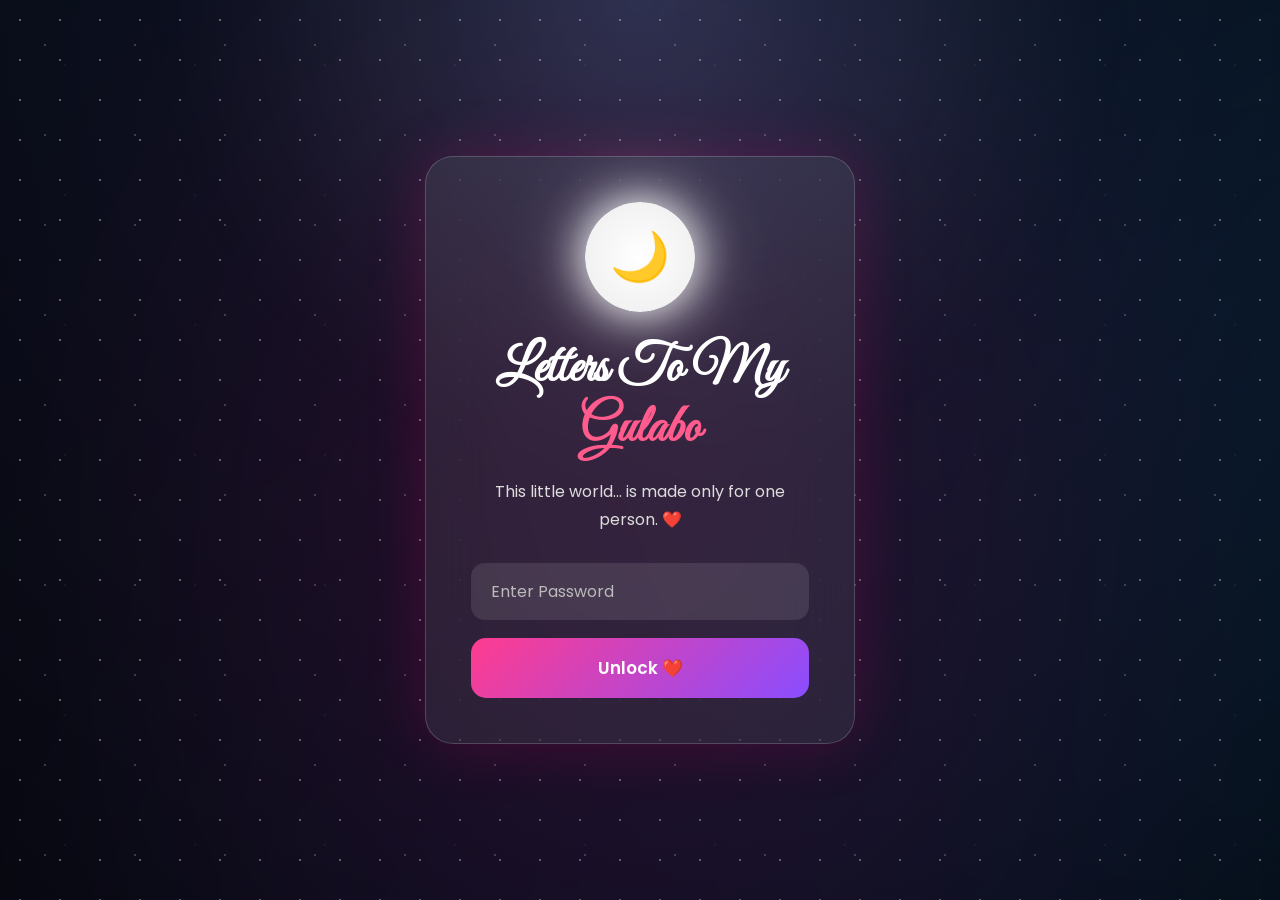
<file: index.html>
<!DOCTYPE html>
<html lang="en">

<head>

<meta charset="UTF-8">

<meta name="viewport"
content="width=device-width, initial-scale=1.0">

<title>Letters To My Gulabo ❤️</title>

<meta name="theme-color" content="#05070d">

<!--=========================
GOOGLE FONTS
==========================-->

<link rel="preconnect"
href="https://fonts.googleapis.com">

<link rel="preconnect"
href="https://fonts.gstatic.com"
crossorigin>

<link href="https://fonts.googleapis.com/css2?family=Great+Vibes&family=Poppins:wght@300;400;500;600;700&display=swap"
rel="stylesheet">

<!--=========================
ICONS
==========================-->

<link rel="stylesheet"
href="https://cdnjs.cloudflare.com/ajax/libs/font-awesome/6.6.0/css/all.min.css">

<!--=========================
MAIN CSS
==========================-->

<link rel="stylesheet"
href="style.css">

<link rel="icon" type="image/png" href="favicon.png">

</head>

<body>

<!--==========================================
BACKGROUND
===========================================-->

<div id="background">

<div class="stars"></div>

<div class="twinkling"></div>

<div class="aurora"></div>

</div>

<!--==========================================
PASSWORD PAGE
===========================================-->

<section id="lockScreen">

<div class="glass-box">

<div class="moon">

🌙

</div>

<h1>

Letters To My

<span>

Gulabo

</span>

</h1>

<p>

This little world...

is made only for one person.

❤️

</p>

<input

type="password"

id="password"

placeholder="Enter Password">

<button id="unlockBtn">

Unlock ❤️

</button>

<p id="wrongPassword">

Wrong Password

</p>

</div>

</section>

<!--==========================================
NETFLIX INTRO
===========================================-->

<section id="intro">

<div class="intro-text">

Letters To My Gulabo

</div>

</section>

<!--==========================================
LOADER
===========================================-->

<div id="loader">

<div class="loader-heart">

❤️

</div>

<p>

Loading Beautiful Memories...

</p>

</div>

<!--==========================================
SCRIPTS
===========================================-->

<!--==========================================
PHASE 2A
MOON WORLD
===========================================-->

<section id="moonWorld">

    <!-- Sky Layer -->

    <div id="moonSky"></div>

    <!-- Clouds -->

    <div id="cloudLayer">

        <div class="cloud cloud1"></div>

        <div class="cloud cloud2"></div>

        <div class="cloud cloud3"></div>

    </div>

    <!-- Fireflies -->

    <div id="fireflies"></div>

    <!-- Shooting Stars -->

    <div id="shootingStars"></div>

    <!-- Petals -->

    <div id="petals"></div>

    <!-- Roses -->

    <div id="roses"></div>

    <!-- Moon -->

    <div class="moon-wrapper">

        <div class="realMoon">

            <div class="moonGlow"></div>

            <div class="crater crater1"></div>

            <div class="crater crater2"></div>

            <div class="crater crater3"></div>

            <div class="crater crater4"></div>

        </div>

    </div>

    <!-- Content -->

    <div class="moonContent">

        <h1>

            Welcome To My Little World ❤️

        </h1>

        <p>

            The Moon has been waiting for you...

        </p>

        <button id="touchMoon">

            🌙 Touch The Moon

        </button>

    </div>

</section>

<!--==========================================
PHASE 3
3D ENVELOPE
===========================================-->

<section id="envelopeScene">

    <div class="envelope-wrapper">

        <div class="envelope">

            <!-- Back -->

            <div class="envelope-back"></div>

            <!-- Letter -->

            <div class="letter-paper">

               <div class="letter-content">

   <h2>Dear Gulabo ❤️</h2>

<div class="letter-body">

    <p id="typeLetter"></p>

</div>

<button id="continueBtn">
    Continue ❤️
</button>

</div>

            </div>

            <!-- Left -->

            <div class="fold fold-left"></div>

            <!-- Right -->

            <div class="fold fold-right"></div>

            <!-- Bottom -->

            <div class="fold fold-bottom"></div>

            <!-- Top -->

            <div class="top-flap"></div>

        </div>

    </div>

</section>

<script src="https://cdn.jsdelivr.net/npm/gsap@3.13.0/dist/gsap.min.js"></script>

<script src="script.js"></script>

<div id="pageFade"></div>

</body>

</html>
</file>
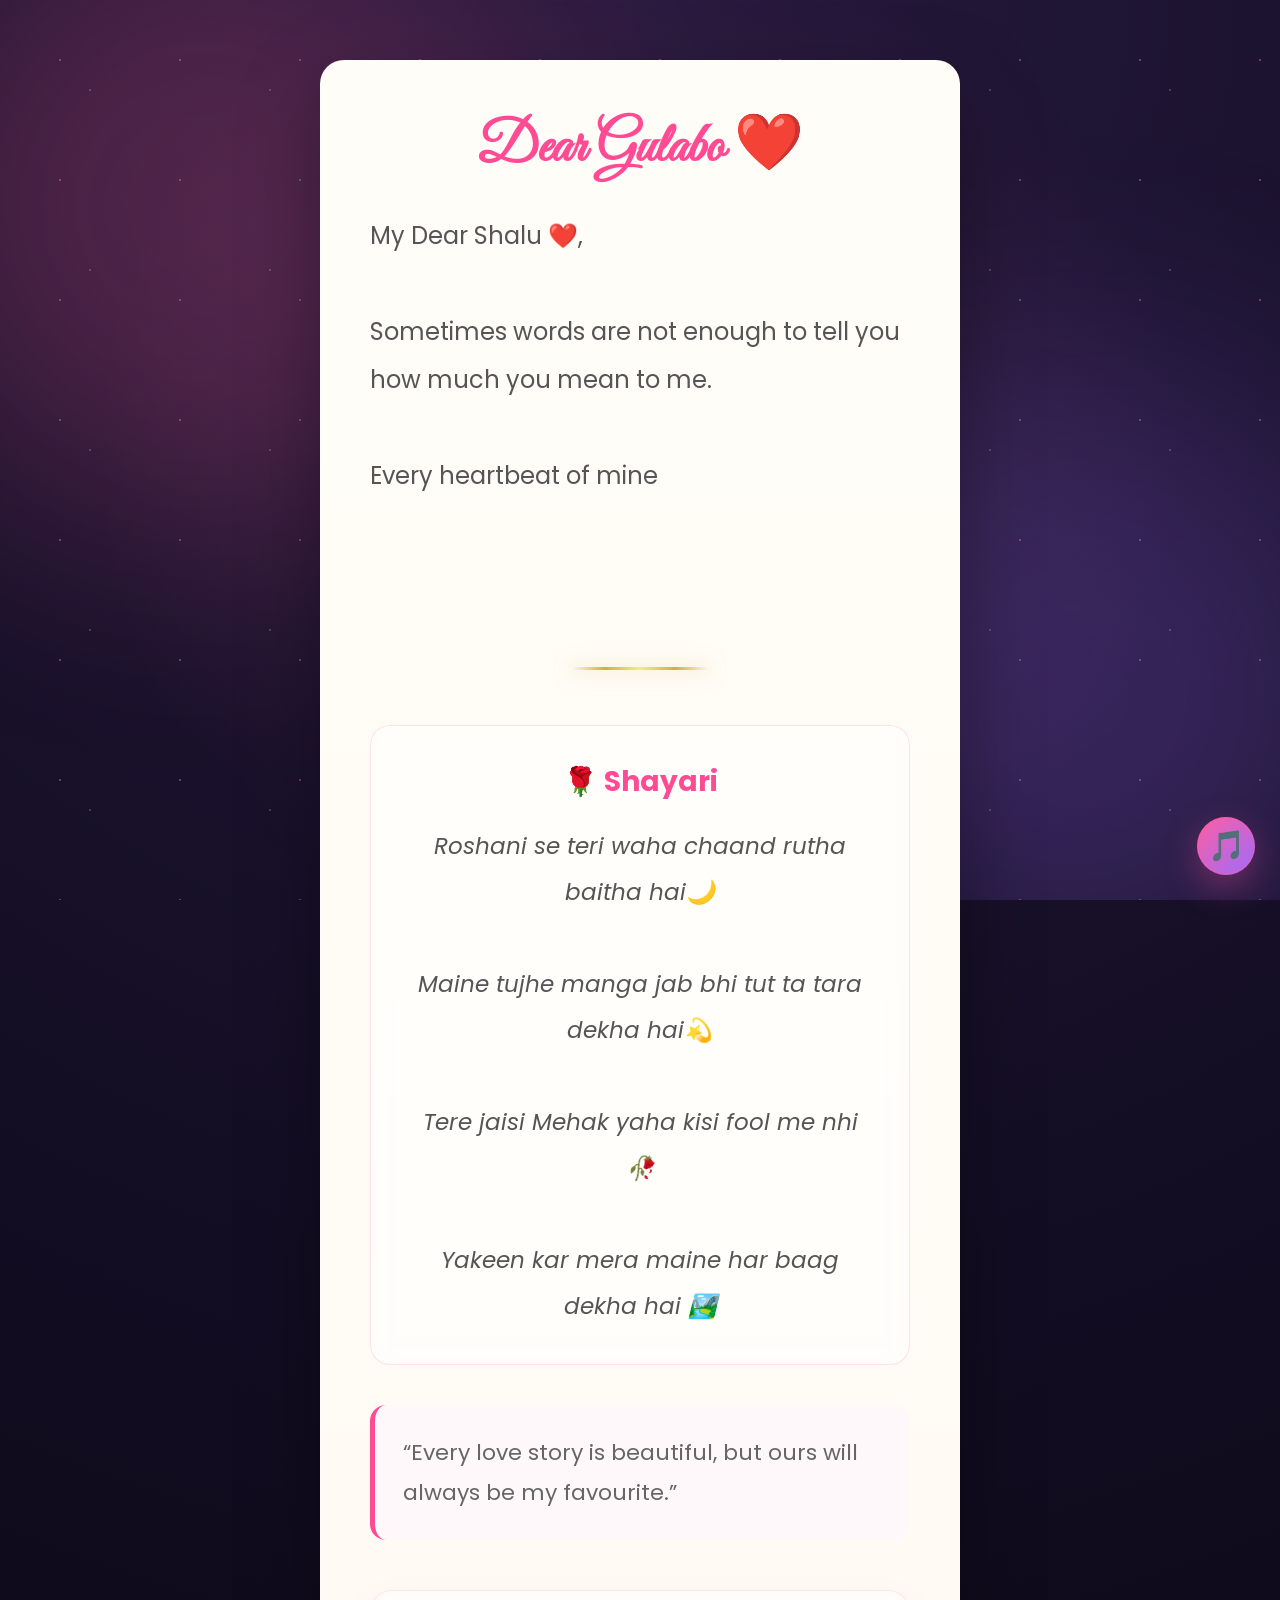
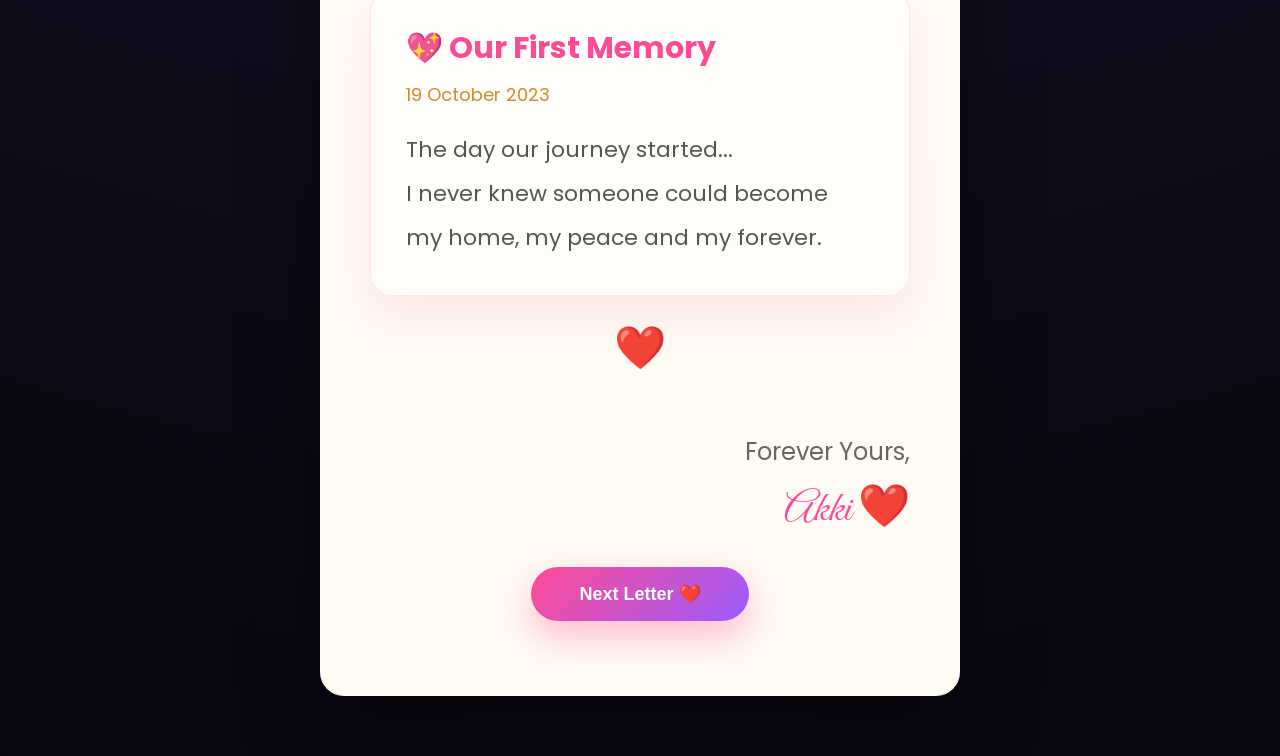
<file: letter1.html>
<!DOCTYPE html>
<html lang="en">

<head>

    <meta charset="UTF-8">
    <meta name="viewport"
          content="width=device-width, initial-scale=1.0">

    <title>Letter 1 ❤️</title>

    <link rel="stylesheet" href="letter.css">

    <link rel="icon" type="image/png" href="favicon.png">

</head>

<body class="letter-page">

    <div id="pageTransition"></div>

    <div class="ambient-glow"></div>

    <div id="roseContainer"></div>

<div class="candle-light"></div>

<div class="particles"></div>

<div class="particles particles2"></div>

<div class="letter-wrapper">

    <div class="paper reveal">

        <div class="paper-header">

            <h1>Dear Gulabo ❤️</h1>

        </div>

        <div class="paper-body">

            <p id="letterText"></p>

            <div class="gold-divider"></div>

            <div class="shayari-box">

    <h3>🌹 Shayari</h3>

    <p id="shayariText"></p>

</div>

<div class="love-quote">

    “Every love story is beautiful,
    but ours will always be my favourite.”

</div>

<div class="memory-card reveal">

    <div class="memory-title">

        💖 Our First Memory

    </div>

    <div class="memory-date">

        19 October 2023

    </div>

    <p>

        The day our journey started...
        I never knew someone could become
        my home, my peace and my forever.

    </p>

</div>

            <div class="signature-heart">❤️</div>

            <div class="signature">

Forever Yours,

<span>Akki ❤️</span>

</div>

            <button id="nextLetterBtn">
    Next Letter ❤️
</button>

        </div>

    </div>

</div>

<div id="floatingHearts"></div>

<audio id="bgMusic" loop>
    <source src="music/bg.mp3" type="audio/mpeg">
</audio>

<audio id="paperSound" preload="auto">
    <source src="sounds/paper-open.mp3" type="audio/mpeg">
</audio>

<audio id="clickSound" preload="auto">
    <source src="sounds/click copy.mp3" type="audio/mpeg">
</audio>

<div id="musicBtn" class="music-player">

    <span class="music-ring"></span>

    <span class="wave wave1"></span>

    <span class="wave wave2"></span>

    <span class="wave wave3"></span>

    <div class="music-disc">
        🎵
    </div>

</div>

<script src="letter.js"></script>
<script src="music/music.js"></script>

</body>

</html>
</file>
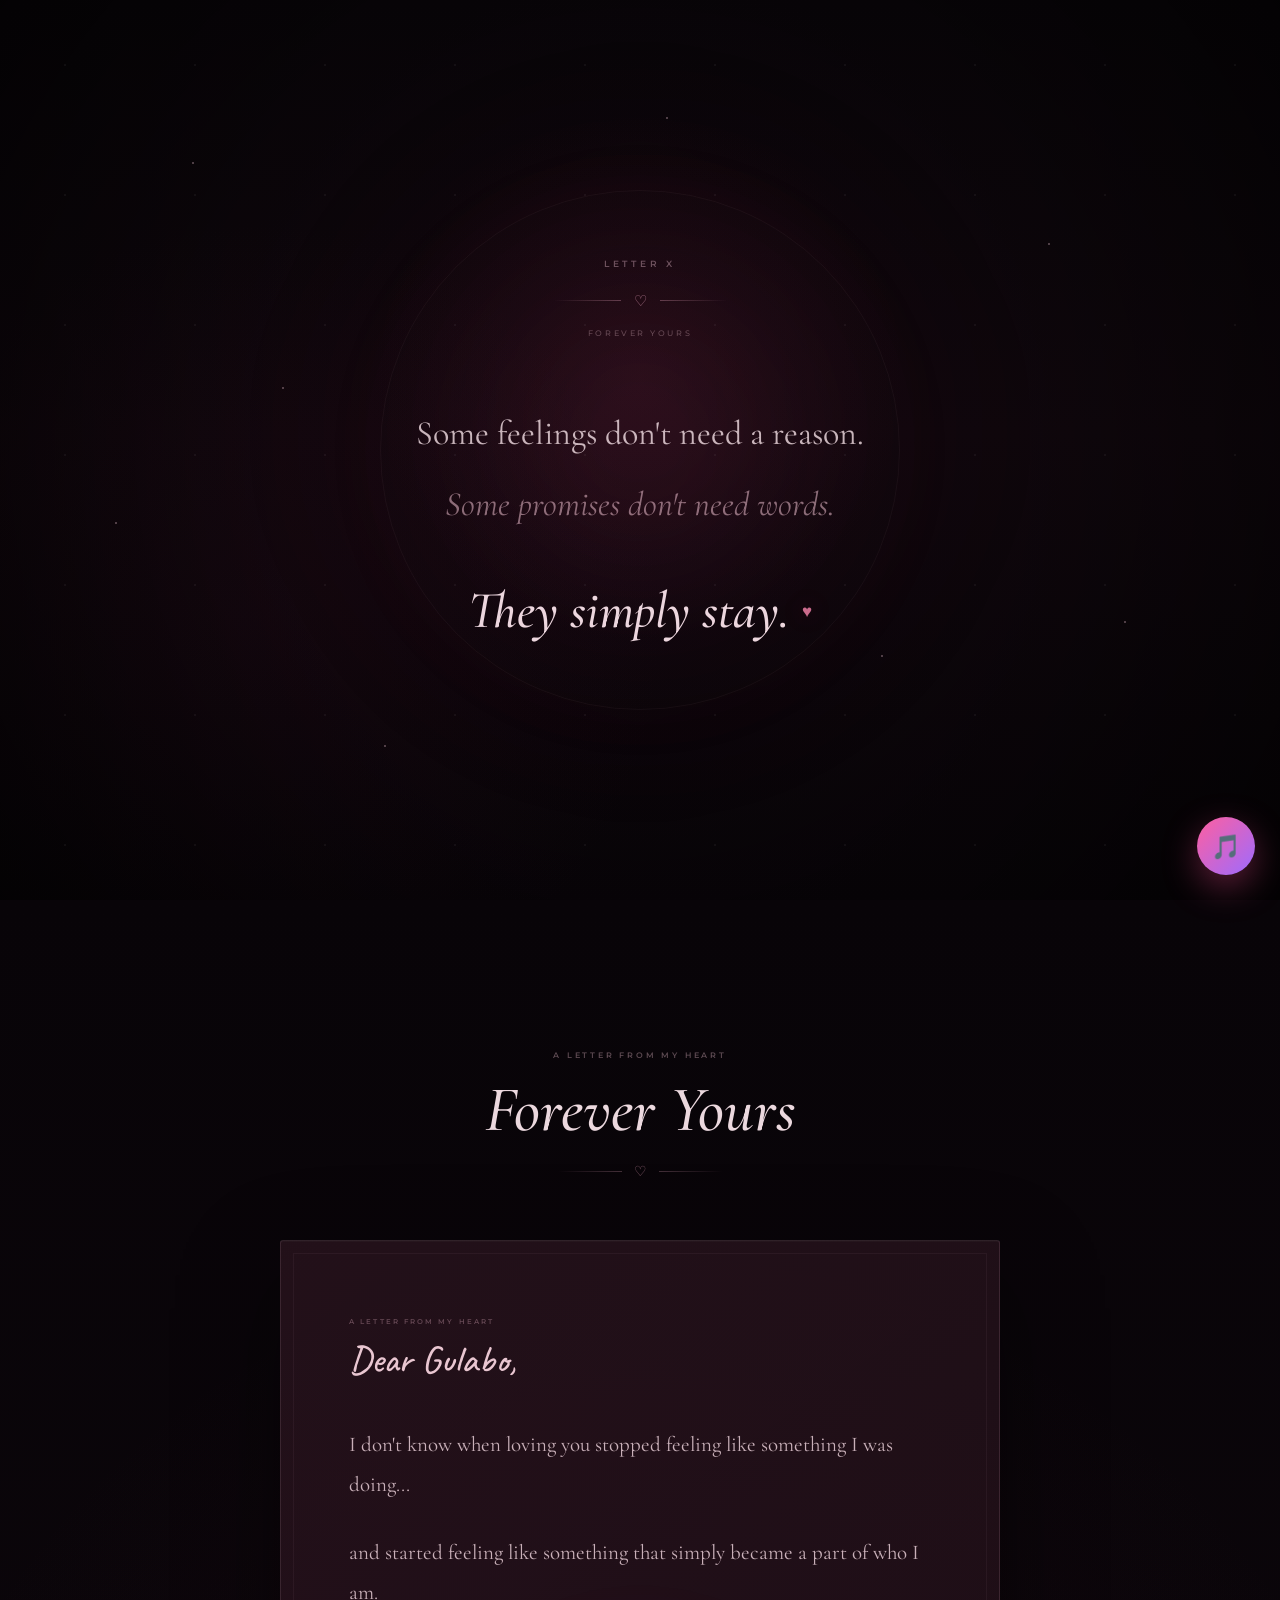
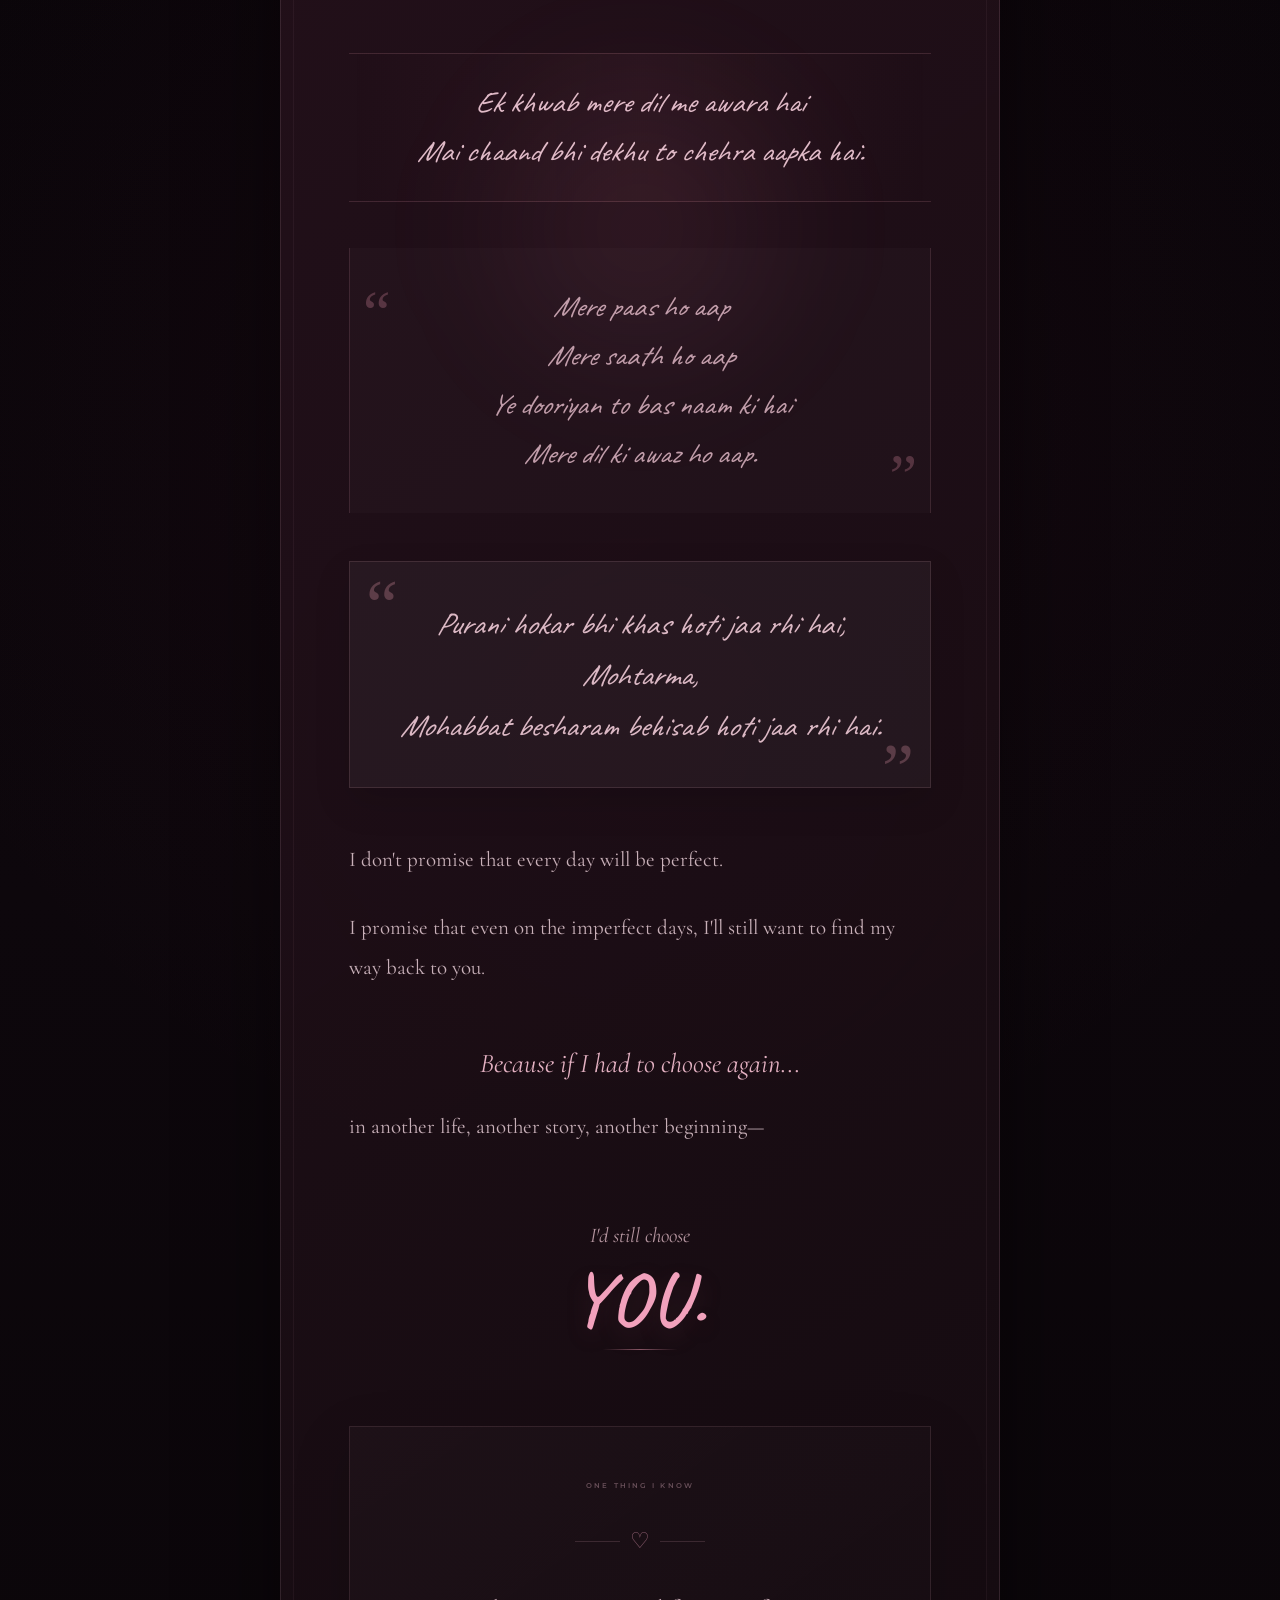
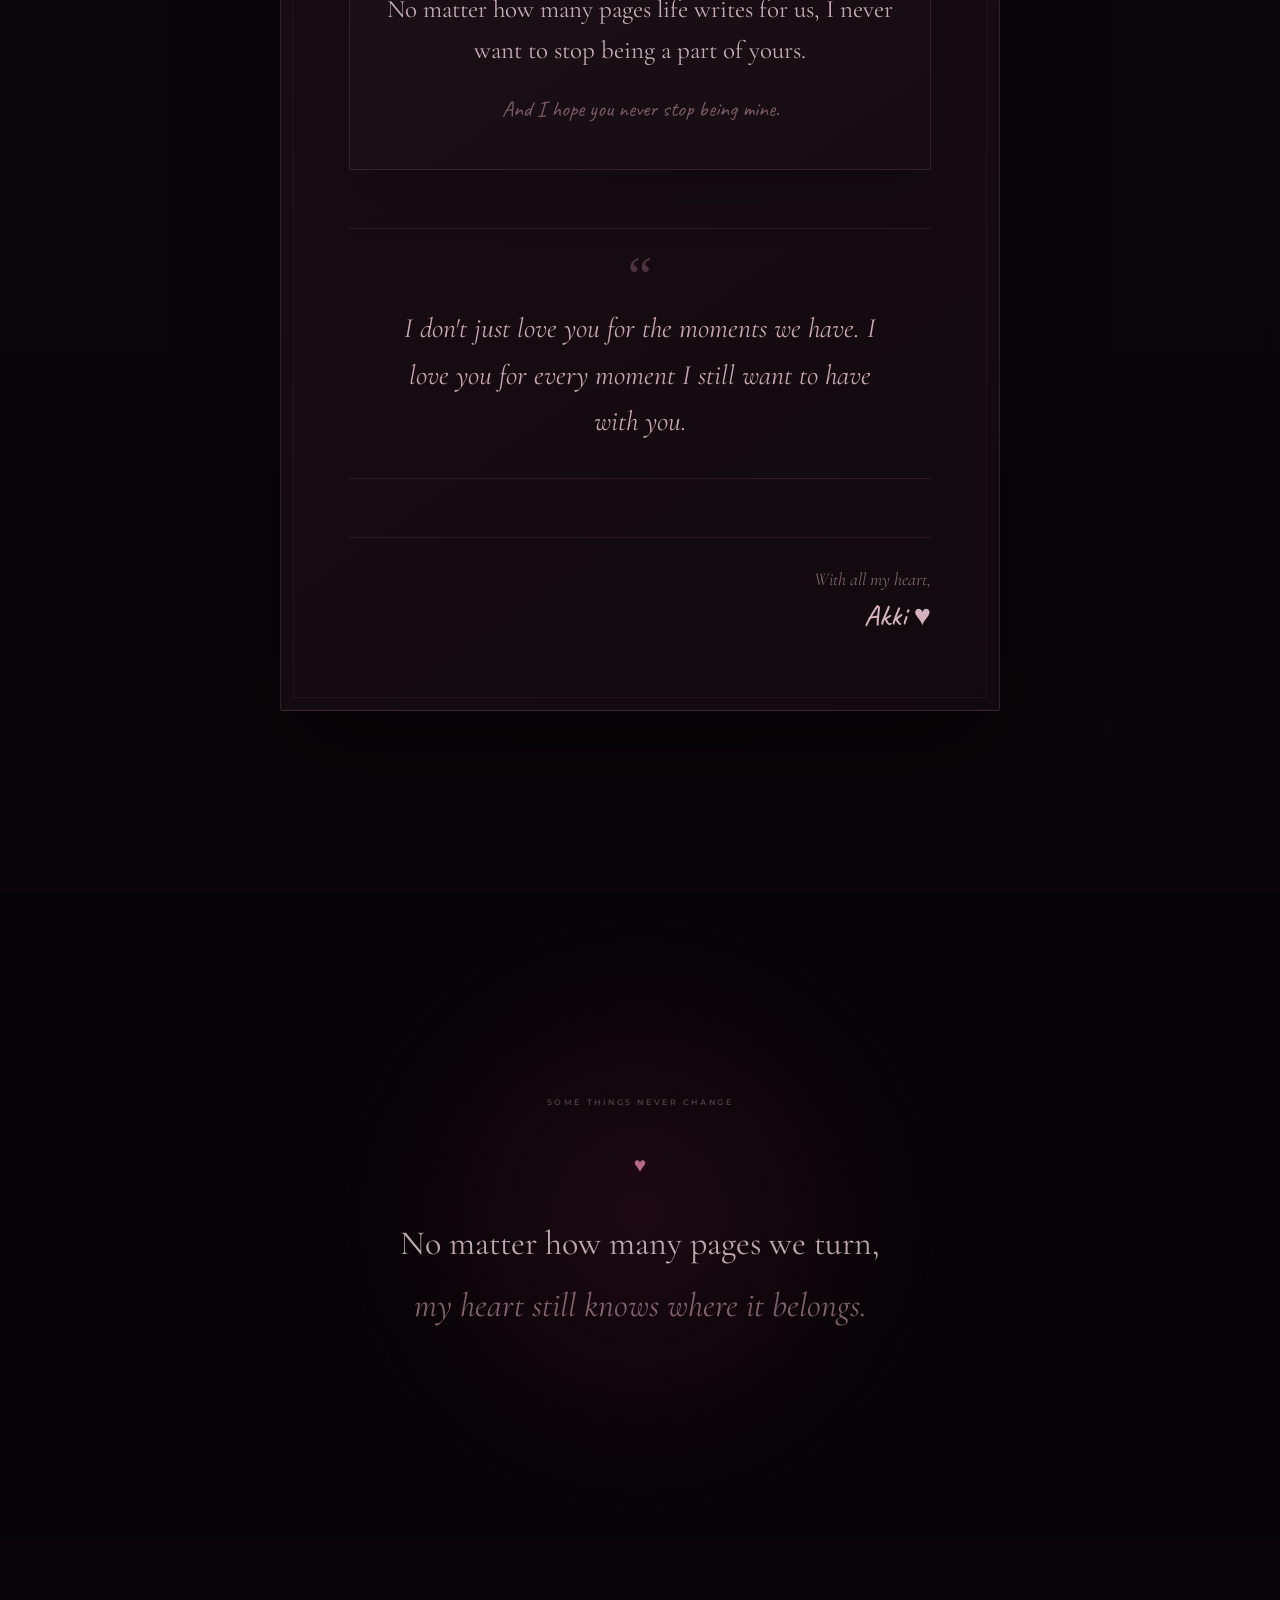
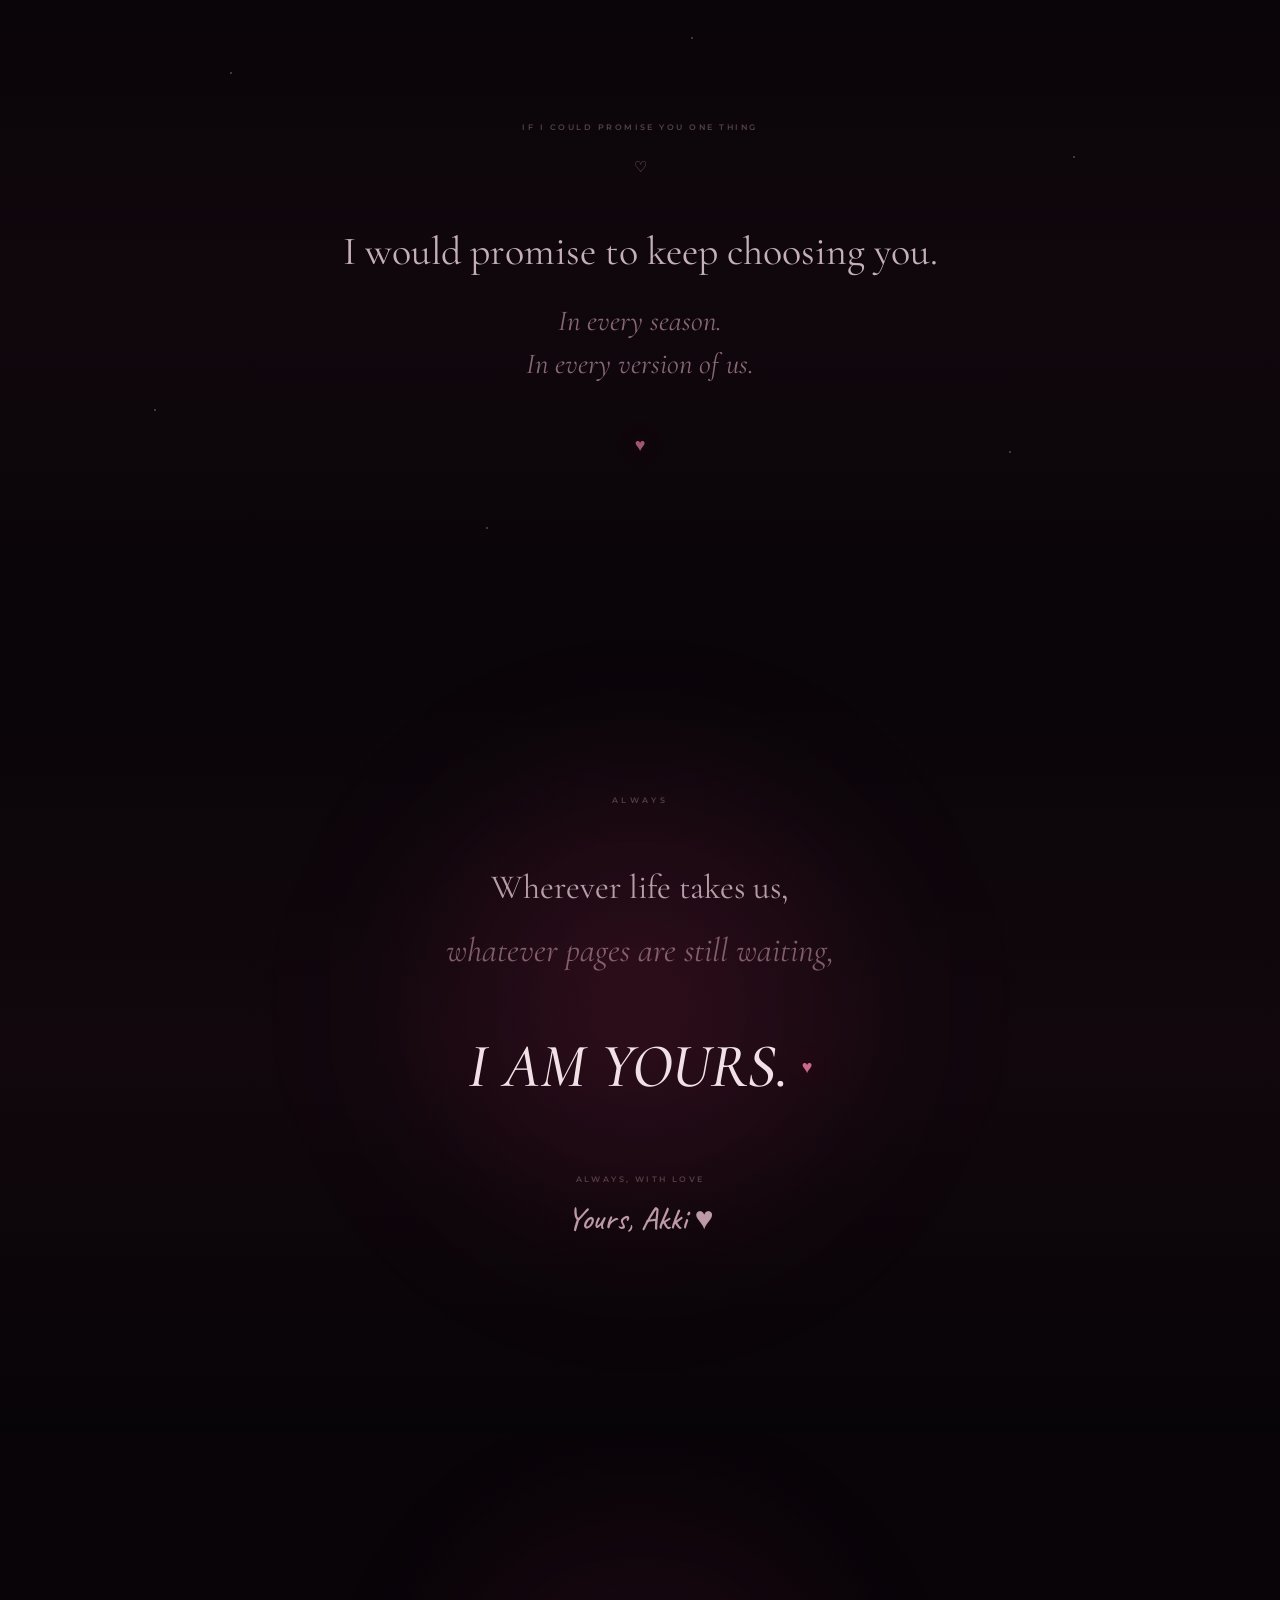
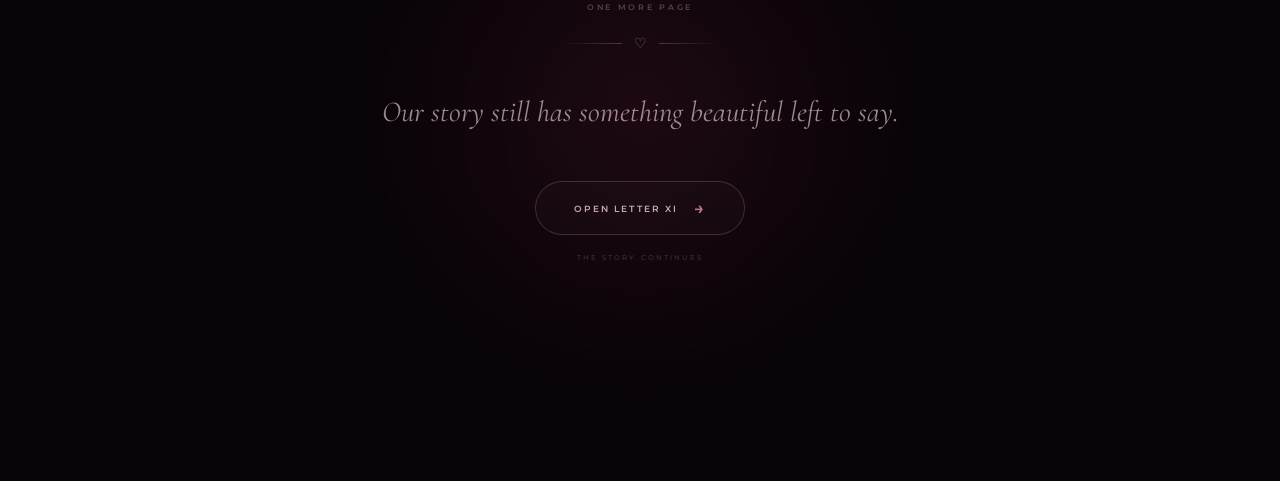
<file: letter10.html>
<!DOCTYPE html>
<html lang="en">

<head>

    <meta charset="UTF-8">

    <meta
        name="viewport"
        content="width=device-width, initial-scale=1.0"
    >

    <meta
        name="theme-color"
        content="#080509"
    >

    <title>Letter X — Forever Yours ❤️</title>

    <!-- =====================================================
         FONTS
    ====================================================== -->

    <link
    rel="icon"
    href="data:image/svg+xml,<svg xmlns=%22http://www.w3.org/2000/svg%22 viewBox=%220 0 100 100%22><text y=%22.9em%22 font-size=%2290%22>♾️</text></svg>">


    <link rel="preconnect" href="https://fonts.googleapis.com">

    <link
        rel="preconnect"
        href="https://fonts.gstatic.com"
        crossorigin
    >

    <link
        href="https://fonts.googleapis.com/css2?family=Caveat:wght@400;500;600;700&family=Cormorant+Garamond:ital,wght@0,400;0,500;0,600;1,400;1,500;1,600&family=Montserrat:wght@300;400;500;600&display=swap"
        rel="stylesheet"
    >

    <!-- =====================================================
         GLOBAL CSS
    ====================================================== -->

    <link
        rel="stylesheet"
        href="style.css"
    >

    <link
        rel="stylesheet"
        href="letter.css"
    >

    <link
        rel="stylesheet"
        href="letter10.css"
    >

</head>


<body class="letter10-page">


<main id="letter10Main">


    <!-- =====================================================
         HERO
    ====================================================== -->

    <section
        class="l10-hero"
        id="letter10Hero"
    >

        <div
            class="l10-hero-glow"
            aria-hidden="true"
        ></div>

        <div
            class="l10-hero-orbit"
            aria-hidden="true"
        ></div>


        <div
            class="l10-hero-particles"
            aria-hidden="true"
        >

            <span></span>
            <span></span>
            <span></span>
            <span></span>
            <span></span>
            <span></span>
            <span></span>
            <span></span>

        </div>


        <div class="l10-hero-content">


            <div class="l10-identity">

                <span class="l10-number">
                    LETTER X
                </span>

                <div class="l10-divider">

                    <span></span>

                    <i aria-hidden="true">♡</i>

                    <span></span>

                </div>

                <span class="l10-kicker">
                    FOREVER YOURS
                </span>

            </div>


            <div class="l10-opening">

                <p class="l10-opening-line l10-opening-line-one">
                    Some feelings don't need a reason.
                </p>

                <p class="l10-opening-line l10-opening-line-two">
                    Some promises don't need words.
                </p>


                <div class="l10-opening-truth">

                    <span>
                        They simply stay.
                    </span>

                    <i aria-hidden="true">
                        ♥
                    </i>

                </div>

            </div>

        </div>

    </section>



    <!-- =====================================================
         MAIN LETTER
    ====================================================== -->

    <section
        class="l10-letter-section"
        id="foreverYoursLetter"
    >

        <div
            class="l10-letter-glow"
            aria-hidden="true"
        ></div>


        <div class="l10-letter-container">


            <div class="l10-letter-heading">

                <span class="l10-letter-label">
                    A LETTER FROM MY HEART
                </span>

                <h1>
                    Forever Yours
                </h1>


                <div class="l10-letter-heading-line">

                    <span></span>

                    <i aria-hidden="true">♡</i>

                    <span></span>

                </div>

            </div>



            <article
                class="l10-letter-paper"
                id="letter10Paper"
            >

                <div
                    class="l10-paper-light"
                    aria-hidden="true"
                ></div>


                <div class="l10-paper-content">


                    <!-- Greeting -->

                    <div class="l10-letter-greeting">

                        <span>
                            A LETTER FROM MY HEART
                        </span>

                        <strong>
                            Dear Gulabo,
                        </strong>

                    </div>



                    <!-- Main Letter -->

                    <div class="l10-letter-body">


                        <p>
                            I don't know when loving you stopped
                            feeling like something I was doing...
                        </p>


                        <p>
                            and started feeling like something
                            that simply became a part of who I am.
                        </p>


                        <!-- Hindi -->

                        <p class="l10-letter-hindi">

                            Ek khwab mere dil me awara hai<br>
Mai chaand bhi dekhu to chehra aapka hai.

                        </p>



                        <!-- Urdu Style -->

                        <div class="l10-urdu-line">

                            <span class="l10-urdu-mark">
                                “
                            </span>

                            <p>
                                Mere paas ho aap<br>

Mere saath ho aap<br>

Ye dooriyan to bas naam ki hai<br>

Mere dil ki awaz ho aap.
                            </p>

                            <span class="l10-urdu-mark l10-urdu-closing">
                                ”
                            </span>

                        </div>



                        <!-- Shayari -->

                        <div class="l10-letter-shayari">

                            <span class="l10-letter-shayari-mark">
                                “
                            </span>

                            <p>

                                Purani hokar bhi khas hoti jaa rhi hai,<br>

                                Mohtarma,<br>

                                Mohabbat besharam behisab hoti jaa rhi hai.

                            </p>

                            <span class="l10-letter-shayari-mark closing">
                                ”
                            </span>

                        </div>



                        <p>
                            I don't promise that every day will be perfect.
                        </p>


                        <p>
                            I promise that even on the imperfect days,
                            I'll still want to find my way back to you.
                        </p>



                        <!-- Emotional Highlight -->

                        <p class="l10-letter-highlight">

                            Because if I had to choose again...

                        </p>


                        <p>
                            in another life,
                            another story,
                            another beginning—
                        </p>



                        <!-- YOU -->

                        <div class="l10-letter-choice">

                            <span>
                                I'd still choose
                            </span>

                            <strong>
                                YOU.
                            </strong>

                        </div>



                        <!-- Memory Card -->

                        <div class="l10-memory-card">

                            <span class="l10-memory-label">
                                ONE THING I KNOW
                            </span>

                            <div class="l10-memory-divider">

                                <span></span>

                                <i>♡</i>

                                <span></span>

                            </div>

                            <p>
                                No matter how many pages
                                life writes for us,
                                I never want to stop
                                being a part of yours.
                            </p>

                            <small>
                                And I hope you never stop being mine.
                            </small>

                        </div>



                        <!-- Love Quote -->

                        <div class="l10-love-quote">

                            <span class="l10-love-quote-mark">
                                “
                            </span>

                            <p>
                                I don't just love you
                                for the moments we have.
                                I love you for every moment
                                I still want to have with you.
                            </p>

                        </div>


                    </div>



                    <!-- Closing -->

                    <div class="l10-letter-closing">

                        <span>
                            With all my heart,
                        </span>

                        <strong>
                            Akki ♥
                        </strong>

                    </div>


                </div>

            </article>

        </div>

    </section>



    <!-- =====================================================
         EMOTIONAL PAUSE
    ====================================================== -->

    <section
        class="l10-pause-section"
        id="letter10Pause"
    >

        <div
            class="l10-pause-glow"
            aria-hidden="true"
        ></div>


        <div class="l10-pause-content">

            <span class="l10-pause-label">
                SOME THINGS NEVER CHANGE
            </span>


            <div class="l10-pause-heart">

                <span>
                    ♥
                </span>

            </div>


            <p class="l10-pause-line">
                No matter how many pages we turn,
            </p>

            <p class="l10-pause-line l10-pause-line-soft">
                my heart still knows where it belongs.
            </p>

        </div>

    </section>



    <!-- =====================================================
         PROMISE
    ====================================================== -->

    <section
        class="l10-promise-section"
        id="letter10Promise"
    >

        <div
            class="l10-promise-stars"
            aria-hidden="true"
        >

            <span></span>
            <span></span>
            <span></span>
            <span></span>
            <span></span>
            <span></span>

        </div>


        <div class="l10-promise-content">


            <div class="l10-promise-heading">

                <span>
                    IF I COULD PROMISE YOU ONE THING
                </span>

                <div class="l10-promise-divider">
                    <i aria-hidden="true">♡</i>
                </div>

            </div>


            <div class="l10-promise-message">

                <p>
                    I would promise to keep choosing you.
                </p>

                <p>
                    In every season.<br>
                    In every version of us.
                </p>

            </div>


            <div class="l10-promise-heart">

                <span>
                    ♥
                </span>

            </div>

        </div>

    </section>



    <!-- =====================================================
         FINAL EMOTIONAL SECTION
    ====================================================== -->

    <section
        class="l10-final-section"
        id="letter10Final"
    >

        <div
            class="l10-final-glow"
            aria-hidden="true"
        ></div>


        <div class="l10-final-content">


            <div class="l10-final-label">
                ALWAYS
            </div>


            <div class="l10-final-message">

                <p class="l10-final-line">
                    Wherever life takes us,
                </p>

                <p class="l10-final-line">
                    whatever pages are still waiting,
                </p>


                <div class="l10-final-truth">

                    <span>
                        I AM YOURS.
                    </span>

                    <i aria-hidden="true">
                        ♥
                    </i>

                </div>

            </div>


            <div class="l10-final-signature">

                <span>
                    ALWAYS, WITH LOVE
                </span>

                <strong>
                    Yours, Akki ♥️
                </strong>

            </div>

        </div>

    </section>



    <!-- =====================================================
         CONTINUE TO LETTER 11
    ====================================================== -->

    <section
        class="l10-continue-section"
        id="continueToLetter11"
    >

        <div
            class="l10-continue-glow"
            aria-hidden="true"
        ></div>


        <div class="l10-continue-content">

            <span class="l10-continue-label">
                ONE MORE PAGE
            </span>


            <div class="l10-continue-divider">

                <span></span>

                <i aria-hidden="true">
                    ♡
                </i>

                <span></span>

            </div>


            <p class="l10-continue-message">
                Our story still has something
                beautiful left to say.
            </p>


            <button
                type="button"
                class="l10-continue-button"
                id="letter10ContinueBtn"
            >

                <span>
                    OPEN LETTER XI
                </span>

                <i aria-hidden="true">
                    →
                </i>

            </button>


            <span class="l10-continue-hint">
                THE STORY CONTINUES
            </span>

        </div>

    </section>


</main>



<!-- =====================================================
     BACKGROUND MUSIC
     CENTRAL MUSIC SYSTEM — DO NOT MODIFY
====================================================== -->

<audio
    id="bgMusic"
    loop
    preload="auto"
>

    <source
        src="music/bg.mp3"
        type="audio/mpeg"
    >

</audio>



<!-- =====================================================
     SOUND EFFECTS
====================================================== -->

<audio
    id="clickSound"
    preload="auto"
>

    <source
        src="sounds/click copy.mp3"
        type="audio/mpeg"
    >

</audio>


<audio
    id="paperOpenSound"
    preload="auto"
>

    <source
        src="sounds/paper-open.mp3"
        type="audio/mpeg"
    >

</audio>


<audio
    id="whooshSound"
    preload="auto"
>

    <source
        src="sounds/whoosh.mp3"
        type="audio/mpeg"
    >

</audio>



<!-- =====================================================
     MUSIC BUTTON
====================================================== -->

<button
    type="button"
    id="musicBtn"
    aria-label="Toggle background music"
>
    🎵
</button>



<!-- =====================================================
     JS
====================================================== -->

<script src="music/music.js"></script>

<script src="letter10.js"></script>


</body>

</html>
</file>
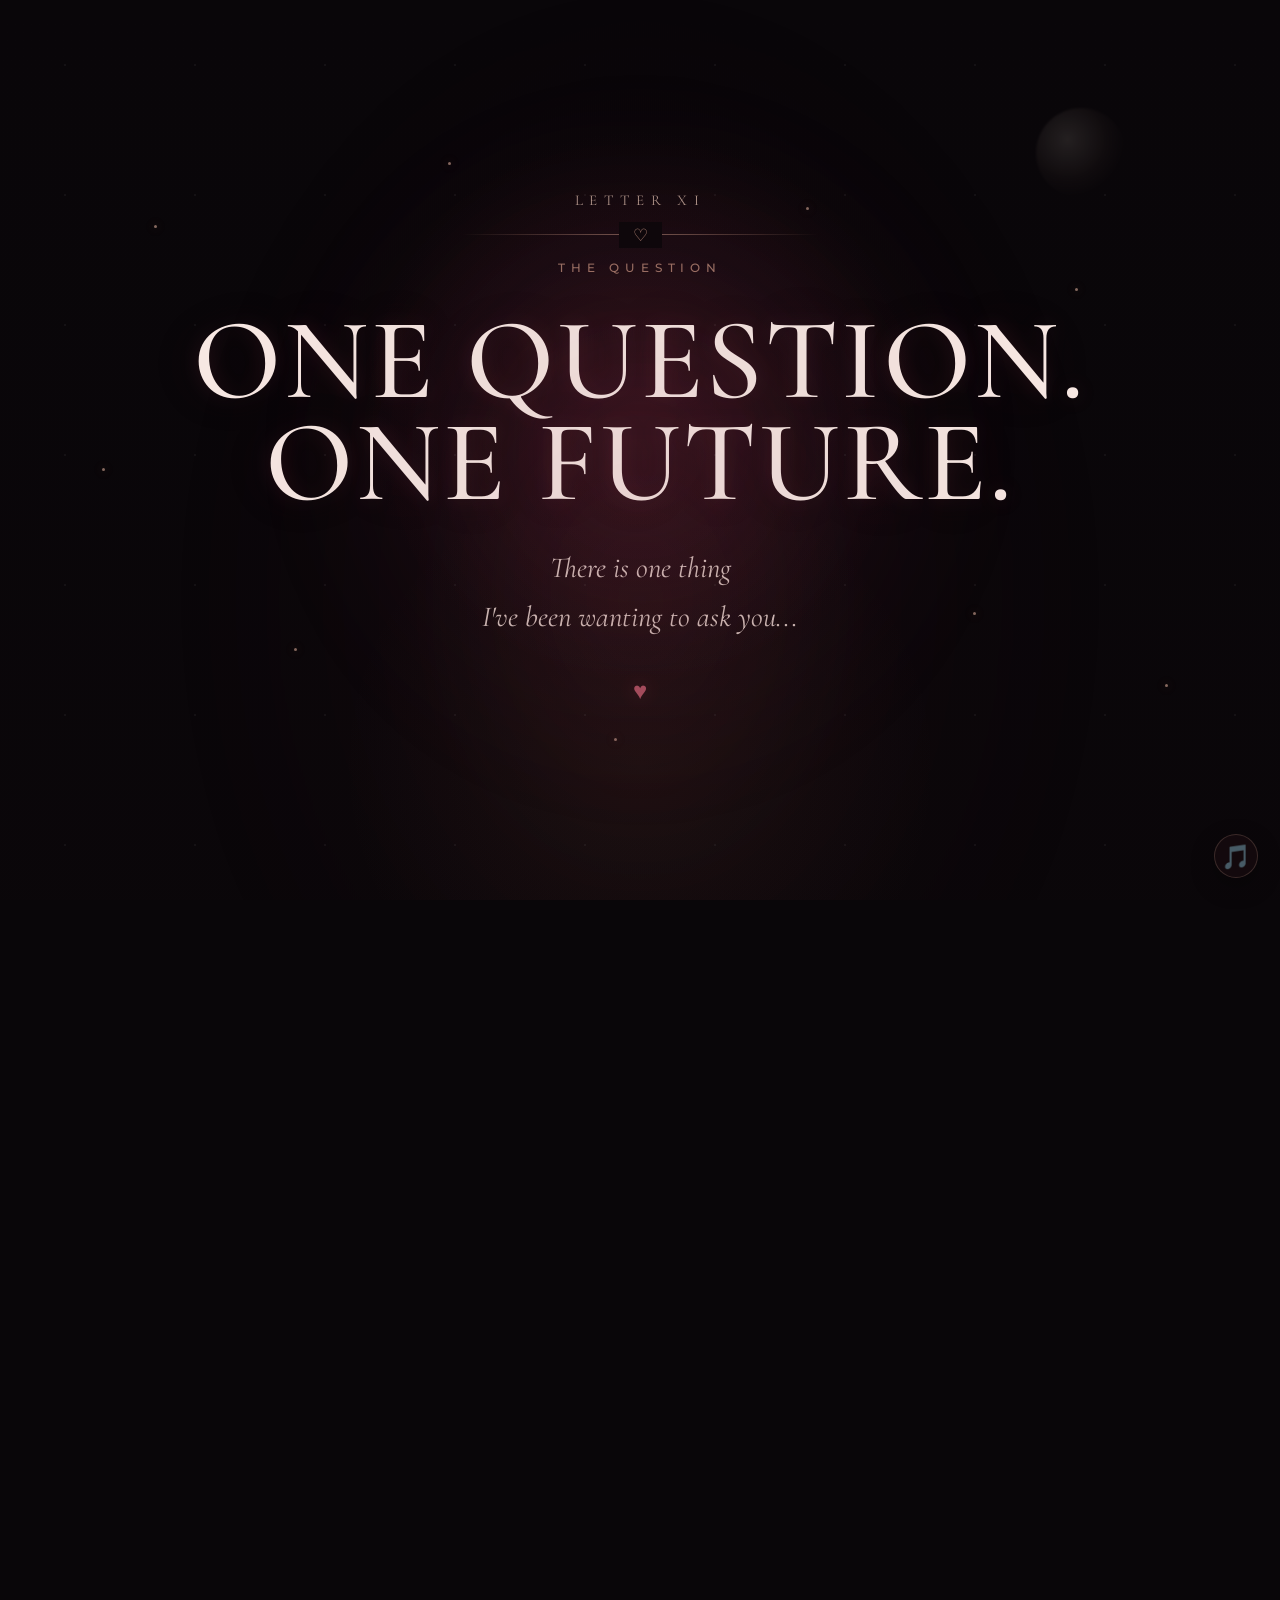
<file: letter11.html>
<!DOCTYPE html>
<html lang="en">

<head>
    <meta charset="UTF-8">

    <meta
        name="viewport"
        content="width=device-width, initial-scale=1.0"
    >

    <meta
        name="theme-color"
        content="#08070a"
    >

    <title>Letter XI — The Question 💍</title>

    <!-- FAVICON -->
    <link
        rel="icon"
        href="data:image/svg+xml,<svg xmlns=%22http://www.w3.org/2000/svg%22 viewBox=%220 0 100 100%22><text y=%22.9em%22 font-size=%2290%22>💍</text></svg>"
    >

    <!-- GOOGLE FONTS -->
    <link rel="preconnect" href="https://fonts.googleapis.com">
    <link rel="preconnect" href="https://fonts.gstatic.com" crossorigin>

    <link
        href="https://fonts.googleapis.com/css2?family=Caveat:wght@400;500;600;700&family=Cormorant+Garamond:ital,wght@0,400;0,500;0,600;1,400;1,500;1,600&family=Montserrat:wght@300;400;500;600&display=swap"
        rel="stylesheet"
    >

    <!-- GLOBAL CSS -->
    <link rel="stylesheet" href="style.css">
    <link rel="stylesheet" href="letter.css">

    <!-- LETTER 11 CSS -->
    <link rel="stylesheet" href="letter11.css">
</head>


<body class="letter11-page">

<main id="letter11Main">

    <!-- =====================================================
         11.2 — CINEMATIC HERO
    ====================================================== -->

    <section
        class="l11-hero"
        id="letter11Hero"
    >

        <div
            class="l11-hero-glow"
            aria-hidden="true"
        ></div>

        <div
            class="l11-hero-moon"
            aria-hidden="true"
        ></div>

        <div
            class="l11-hero-particles"
            aria-hidden="true"
        >
            <span></span>
            <span></span>
            <span></span>
            <span></span>
            <span></span>
            <span></span>
            <span></span>
            <span></span>
            <span></span>
        </div>


        <div class="l11-hero-content">

            <div class="l11-identity">

                <span class="l11-number">
                    LETTER XI
                </span>

                <div class="l11-divider">
                    <span></span>
                    <i aria-hidden="true">♡</i>
                    <span></span>
                </div>

                <span class="l11-kicker">
                    THE QUESTION
                </span>

            </div>


            <h1>
                ONE QUESTION.
                <br>
                ONE FUTURE.
            </h1>


            <div class="l11-opening">

                <p class="l11-opening-line">
                    There is one thing
                </p>

                <p class="l11-opening-line">
                    I've been wanting to ask you...
                </p>

                <div class="l11-opening-heart">
                    <span aria-hidden="true">♥</span>
                </div>

            </div>

        </div>

    </section>


    <!-- =====================================================
         11.2 — BEFORE I ASK
    ====================================================== -->

    <section
        class="l11-question-intro"
        id="letter11QuestionIntro"
    >

        <div
            class="l11-question-glow"
            aria-hidden="true"
        ></div>


        <div class="l11-question-content">

            <span class="l11-question-label">
                BEFORE I ASK...
            </span>


            <div class="l11-question-divider">
                <span></span>
                <i aria-hidden="true">♡</i>
                <span></span>
            </div>


            <div class="l11-question-message">

                <p class="l11-question-line">
                    Not because I need an answer
                </p>

                <p class="l11-question-line">
                    to know how I feel.
                </p>

                <p class="l11-question-line l11-question-line-soft">
                    But because some questions
                    <br>
                    are worth asking
                </p>

                <p class="l11-question-line l11-question-line-heart">
                    with your whole heart.
                </p>

            </div>

        </div>

    </section>


    <!-- =====================================================
         11.2 — MAIN PROPOSAL LETTER
    ====================================================== -->

    <section
        class="l11-letter-section"
        id="proposalLetter"
    >

        <div
            class="l11-letter-glow"
            aria-hidden="true"
        ></div>


        <div class="l11-letter-container">

            <div class="l11-letter-heading">

                <span class="l11-letter-label">
                    A LETTER I HAVE BEEN WAITING TO WRITE
                </span>

                <h2>
                    My Dearest Gulabo
                </h2>

                <div class="l11-letter-heading-line">
                    <span></span>
                    <i aria-hidden="true">♡</i>
                    <span></span>
                </div>

            </div>


            <!-- PAPER -->

            <article
                class="l11-letter-paper"
                id="letter11Paper"
            >

                <div
                    class="l11-paper-light"
                    aria-hidden="true"
                ></div>


                <div class="l11-paper-content">

                    <!-- GREETING -->

                    <div class="l11-letter-greeting">

                        <span>
                            FROM MY HEART
                        </span>

                        <strong>
                            Dear Gulabo,
                        </strong>

                    </div>


                    <!-- LETTER BODY -->

                    <div class="l11-letter-body">

                        <p>
                            Somewhere between all the little moments,
                            all the laughter, all the silence,
                            and all the memories we've made,
                            you became someone I could no longer imagine
                            my life without.
                        </p>


                        <p>
                            I don't know exactly when it happened.
                            Maybe there wasn't a single moment.
                            Maybe it was every little moment
                            that slowly brought my heart to you.
                        </p>


                        <!-- HINDI -->

                        <p class="l11-letter-hindi">
                            Aap meri zindagi mein sirf ek khoobsurat
                            hissa bankar nahi aayi ho...
                            aap woh ehsaas ban gayi ho jise main
                            har kal mein apne saath dekhna chahta hoon.
                        </p>


                        <!-- =====================================================
     11.7 — URDU-STYLE ROMANTIC LINES
====================================================== -->

<div class="l11-urdu-line">

    <span class="l11-urdu-label">
        EK EHSAAS...
    </span>

    <span class="l11-urdu-mark">
        “
    </span>

    <p>
       Har ek notebook ke piche kuch na kuch khaas likha hai

Kuch iss tarah se maine aapke mere ishq ki dasta likha hai 

Aur aap chahe duniya me khai bhi rho 

Maine apne dairy aapko sabse paas likha hai!
    </p>

    <span class="l11-urdu-mark l11-urdu-closing">
        ”
    </span>

    <span class="l11-urdu-heart">
        ♡
    </span>

</div>


                        <!-- =====================================================
     11.6 — HINDI SHAYARI
====================================================== -->

<div class="l11-letter-shayari">

    <span class="l11-letter-shayari-label">
        DIL KI EK BAAT...
    </span>

    <span class="l11-letter-shayari-mark">
        “
    </span>

    <p>
        Aapka saath mila toh laga,
        <br>
        jaise dua ko manzil mil gayi.
        <br><br>
        Aapka haath thaama toh laga,
        <br>
        jaise zindagi ko wajah mil gayi.
    </p>

    <span class="l11-letter-shayari-mark closing">
        ”
    </span>

    <span class="l11-letter-shayari-heart">
        ♥
    </span>

</div>

                        <!-- EMOTIONAL BRIDGE -->

                        <p class="l11-letter-highlight">
                            And now I don't just want
                            beautiful moments with you.
                        </p>


                        <p>
                            I want ordinary mornings with you.
                            Quiet evenings.
                            Difficult days we get through together.
                            Celebrations that feel even better
                            because you're there.
                        </p>


                        <p>
                            I want the kind of life where
                            your hand is the one I instinctively
                            reach for.
                        </p>


                       <!-- =====================================================
     11.8 — MEMORY / EMOTIONAL CARD
====================================================== -->

<div class="l11-memory-card">

    <div class="l11-memory-card-glow" aria-hidden="true"></div>

    <span class="l11-memory-label">
        WHAT I WANT
    </span>

    <div class="l11-memory-divider">
        <span></span>
        <i aria-hidden="true">♡</i>
        <span></span>
    </div>

    <div class="l11-memory-content">

        <p class="l11-memory-main">
            Not a perfect life.
        </p>

        <p class="l11-memory-secondary">
            Just a life where,
            <br>
            through everything,
            <br>
            we keep choosing each other.
        </p>

        <span class="l11-memory-small">
            Again. And again. And again.
        </span>

    </div>

    <div class="l11-memory-heart" aria-hidden="true">
        ♥
    </div>

</div>


                        <!-- 11.5 — PERSONAL CONFESSION -->

<div class="l11-personal-confession">

    <span class="l11-confession-label">
        THE TRUTH I NEVER WANT TO HIDE
    </span>

    <p>
        If someone asked me what I see when I look
        at my future, I don't think I'd describe
        a place, a career, or a perfect life.
    </p>

    <p>
        I'd describe a hand I can hold,
        a voice I can come home to,
        and a person whose presence makes
        even the simplest days feel special.
    </p>

    <strong>
        And that person is you.
    </strong>

</div>

<!-- =====================================================
     11.9 — LOVE QUOTE
====================================================== -->

<div class="l11-love-quote">

    <span class="l11-love-quote-label">
        ONE SIMPLE TRUTH
    </span>

    <div class="l11-love-quote-divider">
        <span></span>
        <i aria-hidden="true">♡</i>
        <span></span>
    </div>

    <blockquote>
        I don't want a perfect life.
        <br>
        I just want every version of life
        <br>
        <em>as long as it's with you.</em>
    </blockquote>

    <span class="l11-love-quote-heart" aria-hidden="true">
        ♥
    </span>

</div>


                        <!-- PROMISE -->

                        <p class="l11-letter-promise-intro">
                            So if there is one thing
                            I know with all my heart...
                        </p>


                        <div class="l11-letter-promise">

                            <span>
                                I WANT MY FUTURE
                            </span>

                            <strong>
                                WITH YOU.
                            </strong>

                        </div>

                    </div>


                   <!-- =====================================================
     11.10 — SIGNATURE + FINAL EMOTIONAL LINE
====================================================== -->

<div class="l11-letter-closing">

    <span class="l11-closing-line">
        And if I could choose
        <br>
        one person for every tomorrow...
    </span>

    <p class="l11-closing-final">
        I would choose you.
    </p>

    <div class="l11-closing-divider">
        <span></span>
        <i aria-hidden="true">♥</i>
        <span></span>
    </div>

    <span class="l11-closing-signoff">
        With all the love I have,
    </span>

    <strong class="l11-closing-signature">
        Akki ♥
    </strong>

</div>
                </div>

            </article>

        </div>

    </section>


    <!-- =====================================================
         11.2 — ONE LAST PROMISE
    ====================================================== -->

    <section
        class="l11-promise-section"
        id="letter11Promise"
    >

        <div
            class="l11-promise-stars"
            aria-hidden="true"
        >
            <span></span>
            <span></span>
            <span></span>
            <span></span>
            <span></span>
            <span></span>
            <span></span>
        </div>


        <div class="l11-promise-content">

            <span class="l11-promise-label">
                ONE LAST PROMISE
            </span>


            <div class="l11-promise-divider">
                <span></span>
                <i aria-hidden="true">♡</i>
                <span></span>
            </div>


            <p class="l11-promise-line">
                I don't promise you
                a life without storms.
            </p>


            <p class="l11-promise-line">
                I promise I'll stand beside you
                when they come.
            </p>


            <div class="l11-promise-heart">
                <span aria-hidden="true">
                    ♥
                </span>
            </div>


            <p class="l11-promise-final">
                Whatever comes next,
                <br>
                I want us to face it together.
            </p>

        </div>

    </section>


    <!-- =====================================================
         11.2 — PROPOSAL BUILD-UP
    ====================================================== -->

    <section
        class="l11-proposal-section"
        id="proposalMoment"
    >

        <div
            class="l11-proposal-glow"
            aria-hidden="true"
        ></div>


        <div class="l11-proposal-content">

            <span class="l11-proposal-label">
                AND SO...
            </span>


            <div class="l11-proposal-message">

                <p>
                    I've loved you
                    in the little things.
                </p>

                <p>
                    I've chosen you
                    in the difficult things.
                </p>

                <p>
                    And now...
                </p>

            </div>


            <!-- RING -->

            <div
                class="l11-ring"
                id="proposalRing"
                aria-hidden="true"
            >

                <div class="l11-ring-outer">
                    <div class="l11-ring-inner"></div>
                </div>

                <span class="l11-ring-sparkle">
                    ✦
                </span>

            </div>


            <p class="l11-proposal-final-line">
                I want to choose you
                <em>for everything that comes next.</em>
            </p>

        </div>

    </section>


    <!-- =====================================================
         11.2 — THE QUESTION / CLIMAX
    ====================================================== -->

    <section
        class="l11-climax-section"
        id="proposalClimax"
    >

        <div
            class="l11-climax-glow"
            aria-hidden="true"
        ></div>


        <div
            class="l11-climax-particles"
            aria-hidden="true"
        >
            <span></span>
            <span></span>
            <span></span>
            <span></span>
            <span></span>
            <span></span>
            <span></span>
        </div>


        <div class="l11-climax-content">

            <span class="l11-climax-label">
                GULABO...
            </span>


            <div class="l11-climax-heart">
                <span aria-hidden="true">
                    ♥
                </span>
            </div>


            <p class="l11-climax-intro">
                There is only one thing
                left for me to ask.
            </p>


          <h2 class="l11-proposal-question">
    Will you marry me?
</h2>

<p class="l11-climax-subtitle">
    And let me spend every tomorrow
    loving you a little more than yesterday.
</p>

<div class="l11-proposal-actions">

    <button
        type="button"
        class="l11-yes-button"
        id="l11YesButton"
    >
        <span>❤️ YES, FOREVER</span>
    </button>

    <button
        type="button"
        class="l11-no-button"
        id="l11NoButton"
    >
        <span>NO</span>
    </button>

</div>

<p
    class="l11-no-hint"
    id="l11NoHint"
    aria-live="polite"
>
    Are you sure? 👀
</p>

<div
    class="l11-yes-celebration"
    id="l11YesCelebration"
    aria-hidden="true"
>

<button
    type="button"
    class="l11-celebration-close"
    id="l11CelebrationClose"
    aria-label="Close celebration"
>
    ×
</button>
    <div class="l11-celebration-hearts">
        <span>♥</span>
        <span>♥</span>
        <span>♥</span>
        <span>♥</span>
        <span>♥</span>
        <span>♥</span>
        <span>♥</span>
        <span>♥</span>
    </div>

    <div class="l11-celebration-message">
        <span class="l11-celebration-label">
            FOREVER BEGINS HERE
        </span>

        <strong>
            YOU JUST MADE<br>
            MY FOREVER.
        </strong>

        <p>
            And somehow, every tomorrow<br>
            suddenly feels more beautiful.
        </p>

        <span class="l11-celebration-signature">
            ❤️
        </span>
    </div>
</div>
        </div>

    </section>


   <!-- =====================================================
     11.11 — CINEMATIC TRANSITION TO LETTER 12
====================================================== -->

<section
    class="l11-continue-section"
    id="continueToLetter12"
>

    <div class="l11-continue-glow" aria-hidden="true"></div>

    <div class="l11-continue-stars" aria-hidden="true">
        <span></span>
        <span></span>
        <span></span>
        <span></span>
        <span></span>
        <span></span>
        <span></span>
        <span></span>
    </div>

    <div class="l11-continue-content">

        <span class="l11-continue-label">
            LETTER XI — COMPLETE
        </span>

        <div class="l11-continue-divider">
            <span></span>
            <i aria-hidden="true">♡</i>
            <span></span>
        </div>

        <p class="l11-continue-message">
            You asked me to put my heart into words...
            <br>
            and somehow,
            <br>
            there is still one more page left.
        </p>

        <div class="l11-continue-heart" aria-hidden="true">
            <span>♥</span>
        </div>

        <p class="l11-continue-next">
            So turn the page,
            <br>
            <em>my Gulabo.</em>
        </p>

        <button
            type="button"
            class="l11-continue-button"
            id="letter11ContinueBtn"
        >
            <span>OPEN LETTER XII</span>
            <i aria-hidden="true">→</i>
        </button>

        <span class="l11-continue-hint">
            THE STORY CONTINUES
        </span>

    </div>

</section>

</main>


<!-- =====================================================
     AUDIO
====================================================== -->

<audio
    id="bgMusic"
    loop
    preload="auto"
>
    <source
        src="music/bg.mp3"
        type="audio/mpeg"
    >
</audio>


<audio
    id="clickSound"
    preload="auto"
>
    <source
        src="sounds/click copy.mp3"
        type="audio/mpeg"
    >
</audio>


<audio
    id="paperOpenSound"
    preload="auto"
>
    <source
        src="sounds/paper-open.mp3"
        type="audio/mpeg"
    >
</audio>


<audio
    id="whooshSound"
    preload="auto"
>
    <source
        src="sounds/whoosh.mp3"
        type="audio/mpeg"
    >
</audio>


<!-- CENTRAL MUSIC CONTROL -->

<button
    type="button"
    id="musicBtn"
    aria-label="Toggle background music"
>
    🎵
</button>


<!-- SCRIPTS -->

<script src="music/music.js"></script>
<script src="letter11.js"></script>

</body>
</html>
</file>
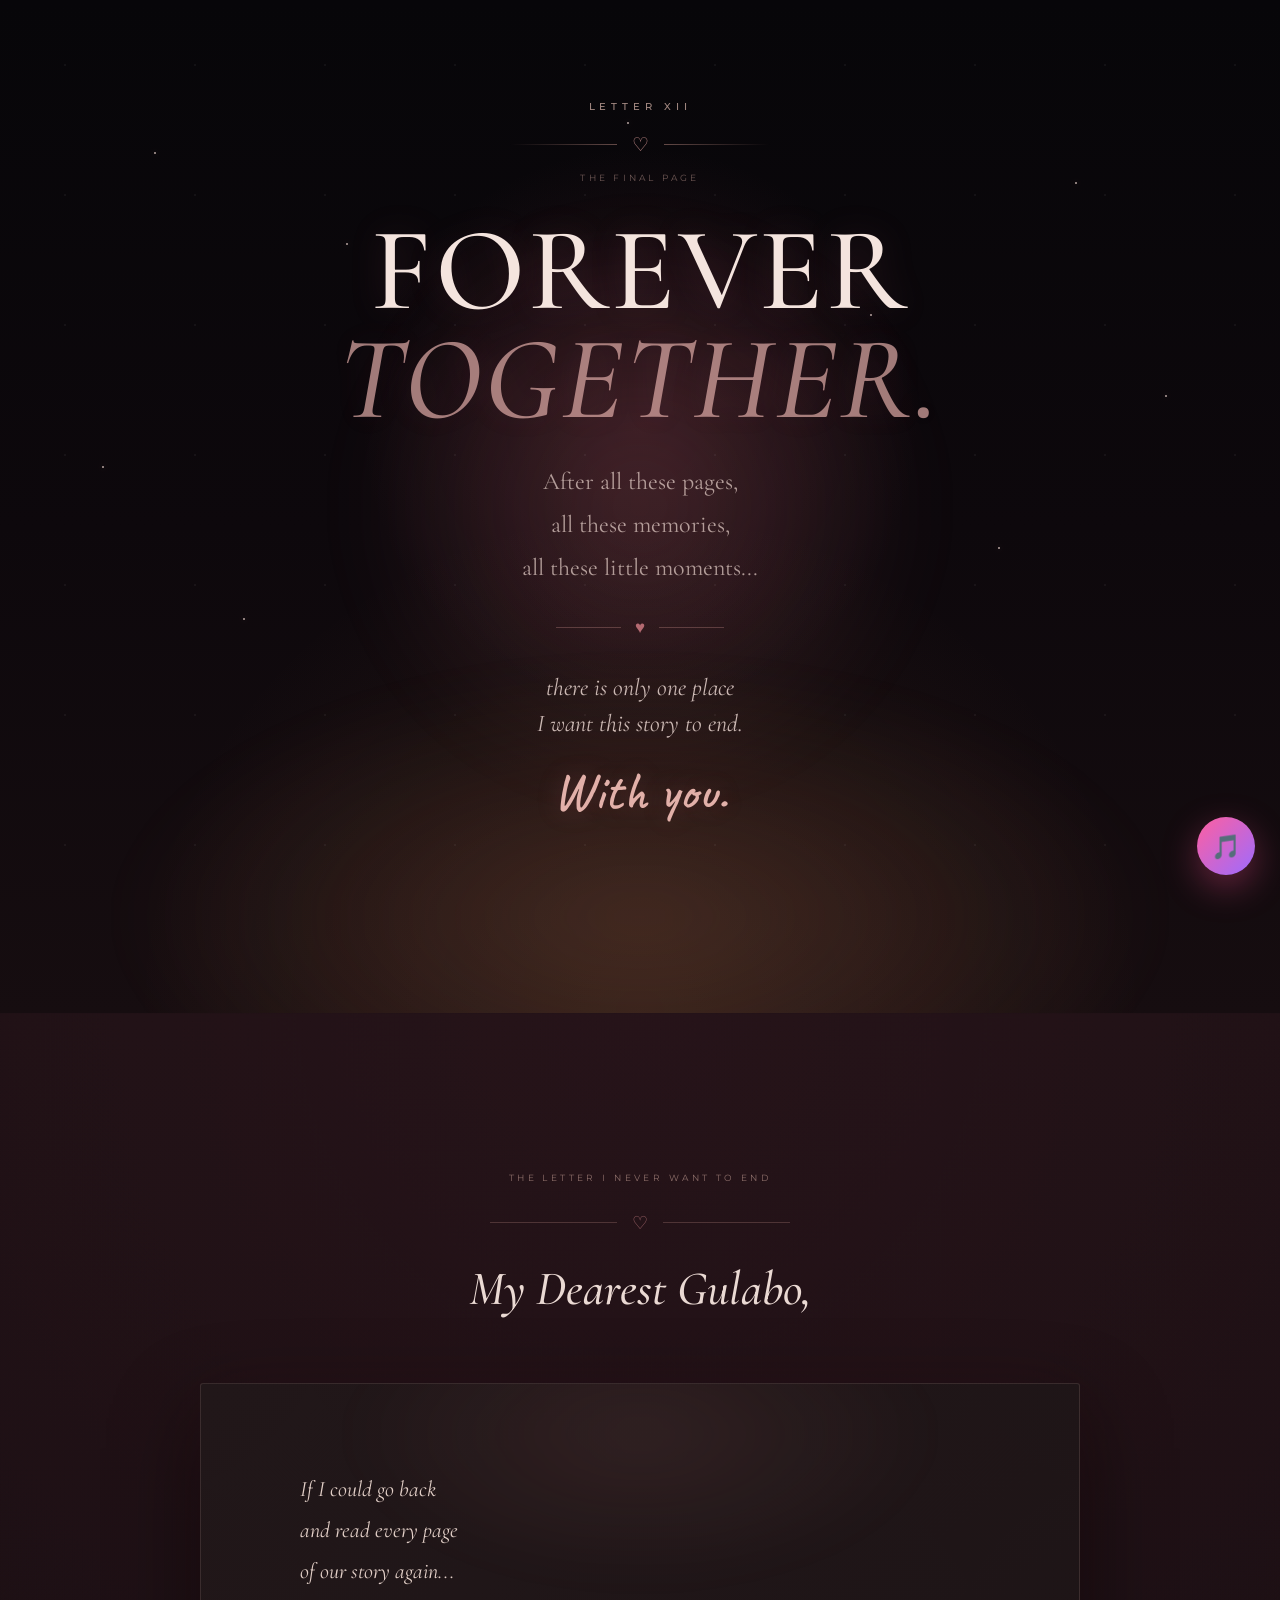
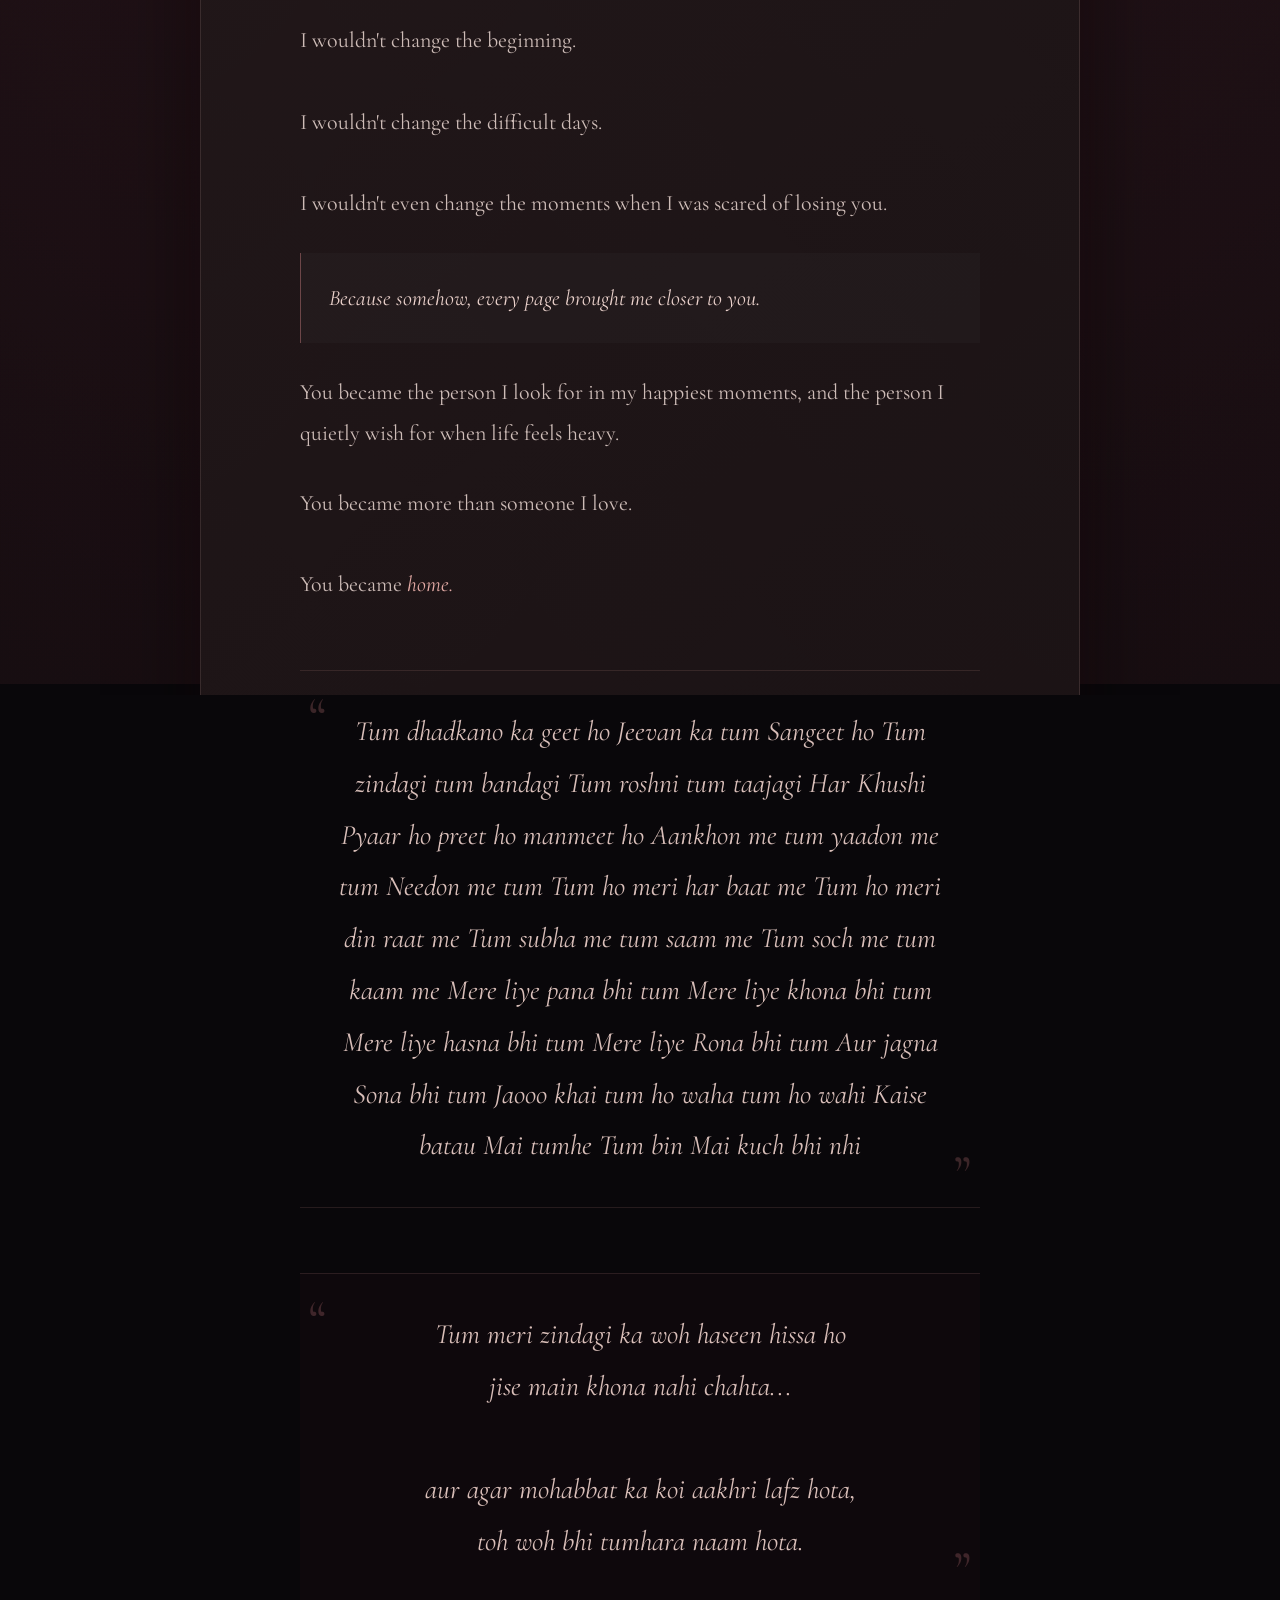
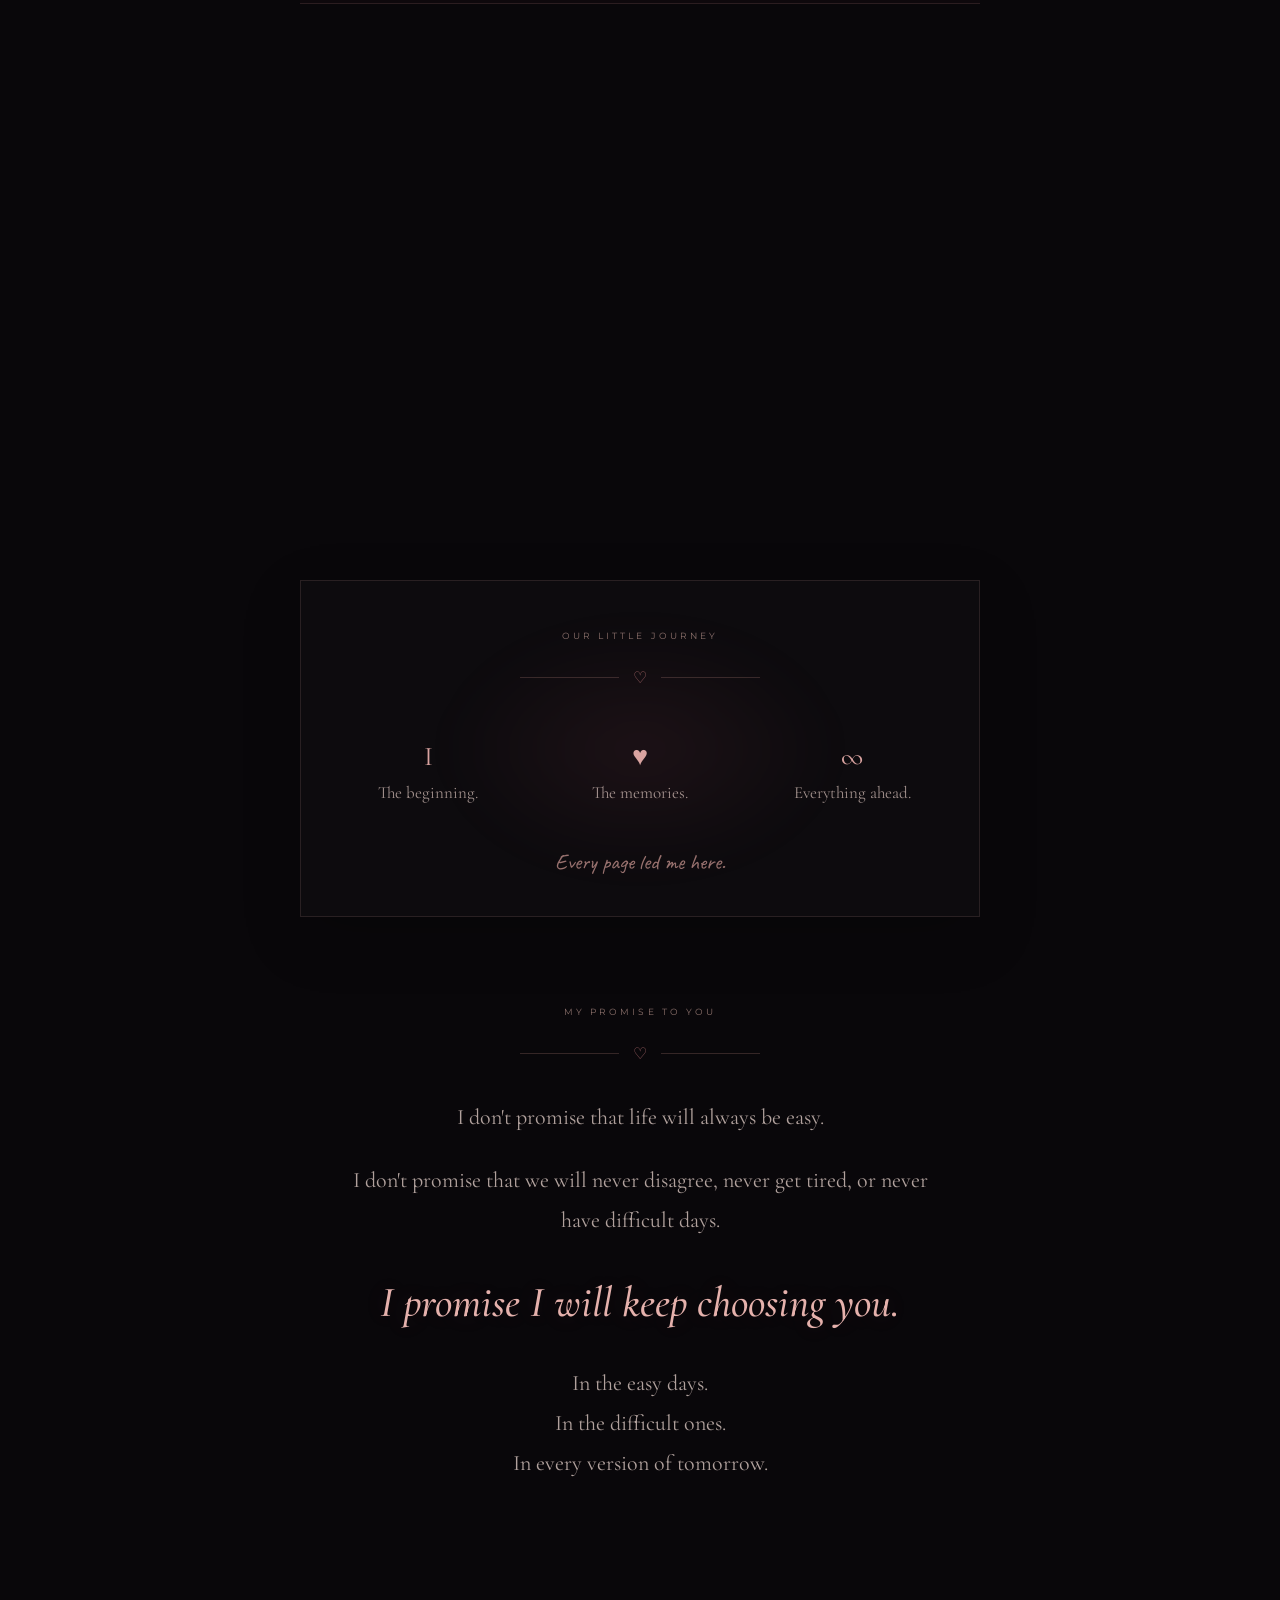
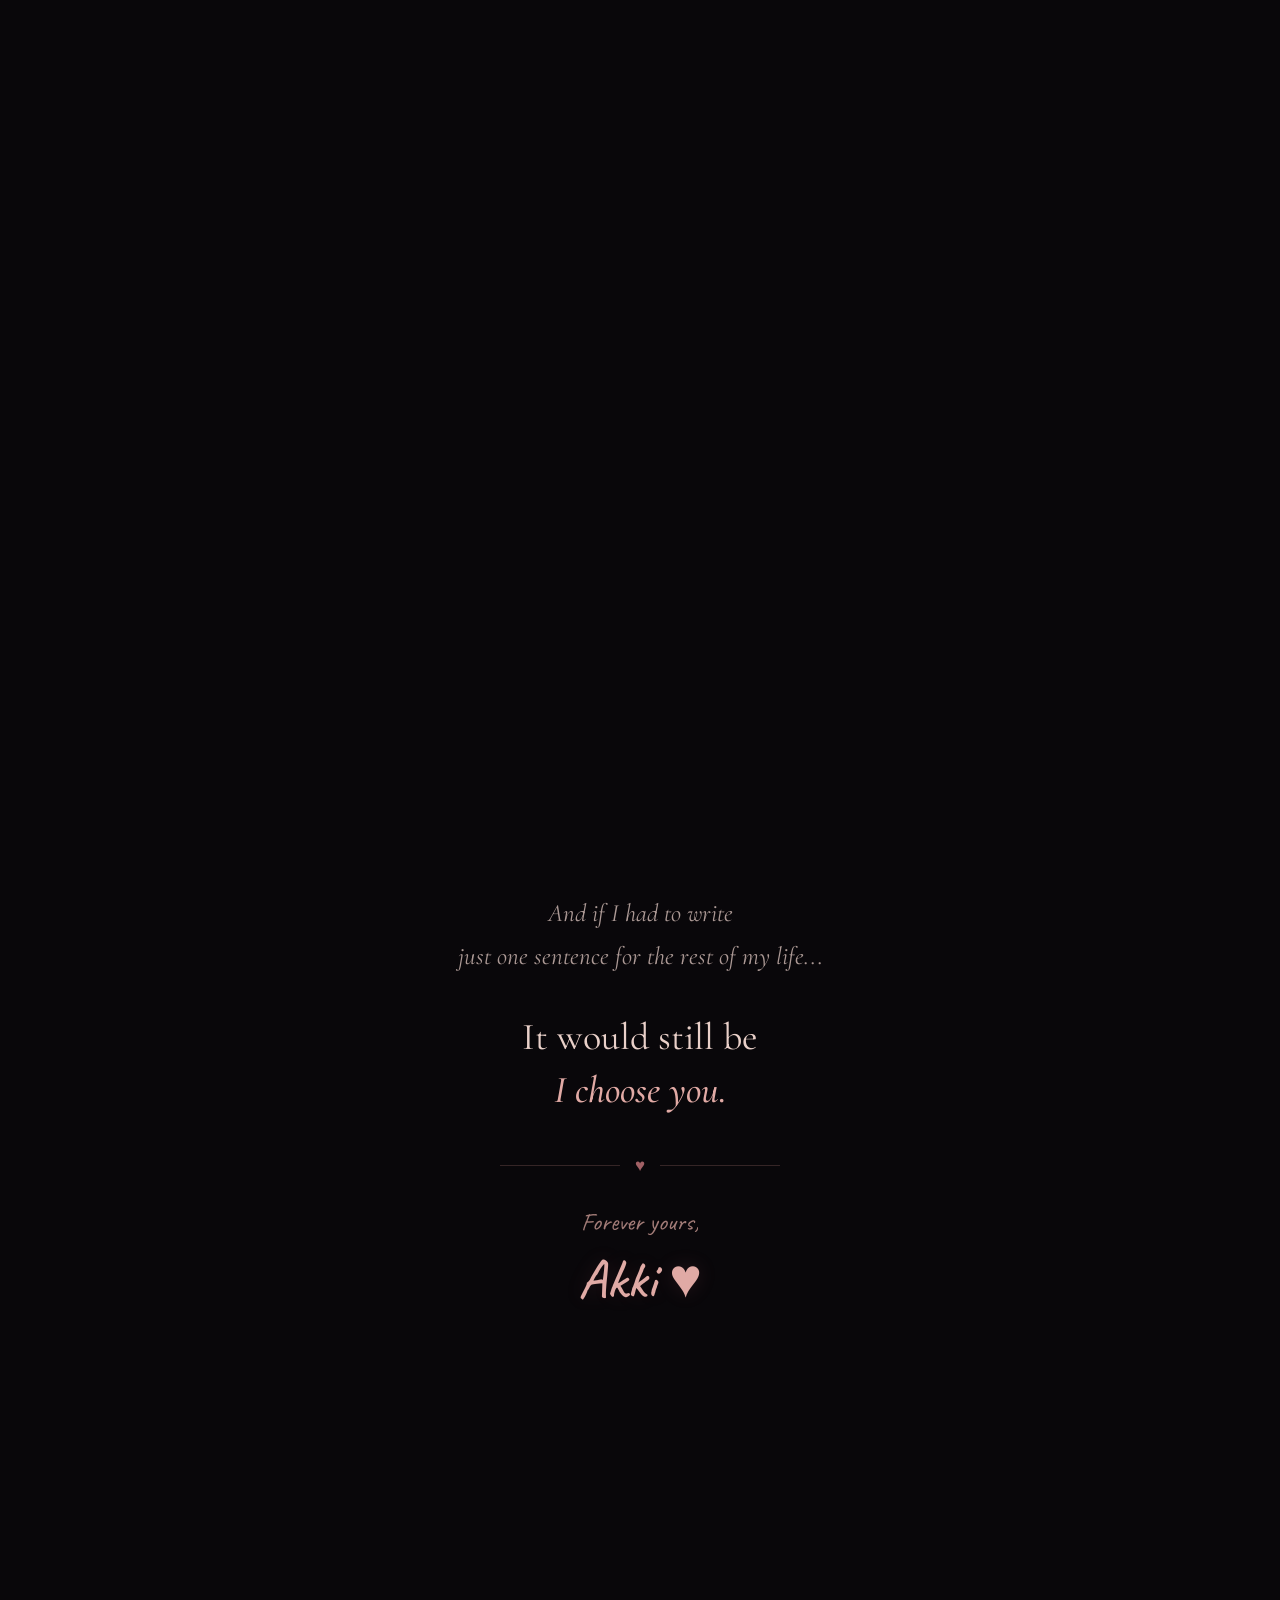
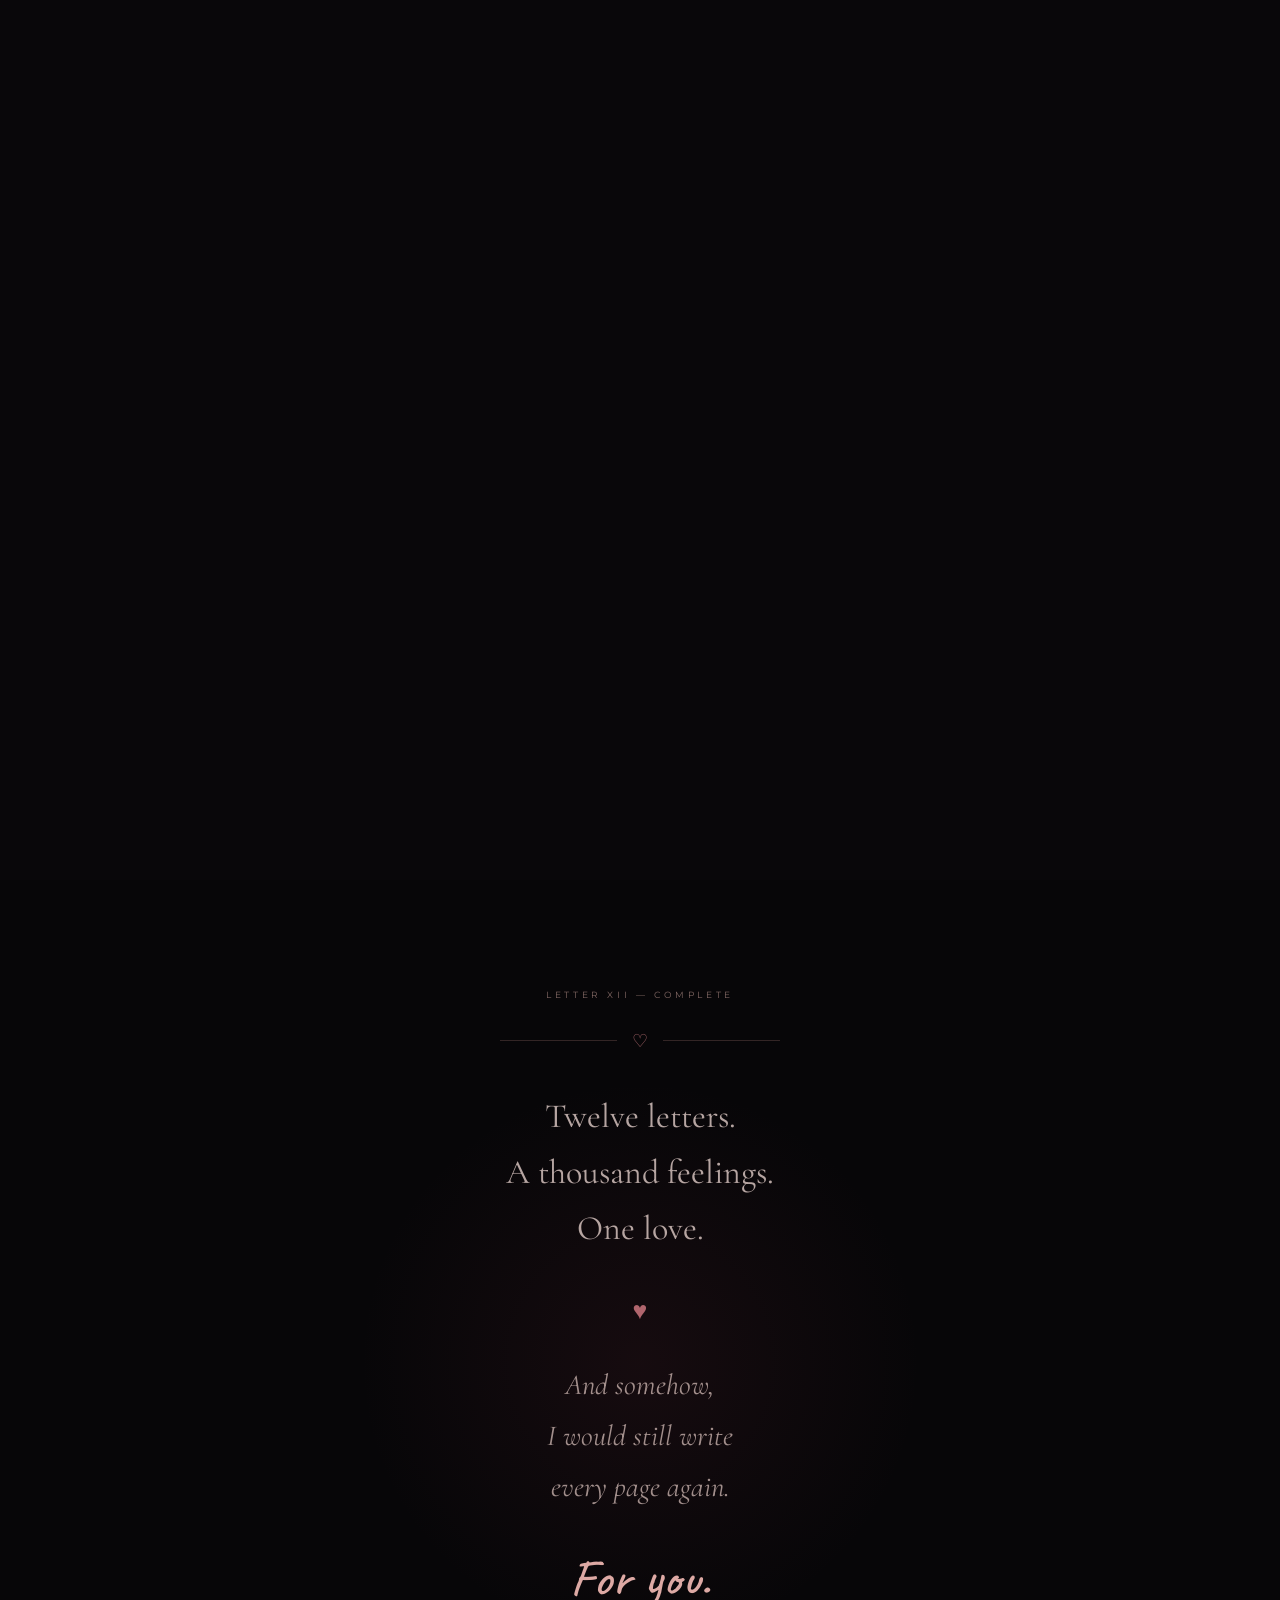
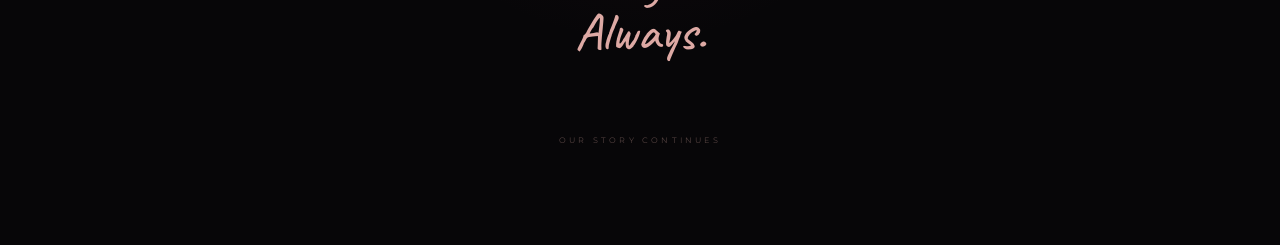
<file: letter12.html>
<!DOCTYPE html>
<html lang="en">

<head>

    <meta charset="UTF-8">

    <meta
        name="viewport"
        content="width=device-width, initial-scale=1.0"
    >

    <meta
        name="theme-color"
        content="#09070a"
    >

    <title>
        Letter XII — Forever Together ❤️
    </title>

     <!-- FAVICON -->
    <link
        rel="icon"
        href="data:image/svg+xml,<svg xmlns=%22http://www.w3.org/2000/svg%22 viewBox=%220 0 100 100%22><text y=%22.9em%22 font-size=%2290%22>💖</text></svg>"
    >



    <!-- =====================================================
         GOOGLE FONTS
    ====================================================== -->

    <link
        rel="preconnect"
        href="https://fonts.googleapis.com"
    >

    <link
        rel="preconnect"
        href="https://fonts.gstatic.com"
        crossorigin
    >

    <link
        href="https://fonts.googleapis.com/css2?family=Caveat:wght@400;500;600;700&family=Cormorant+Garamond:ital,wght@0,400;0,500;0,600;1,400;1,500;1,600&family=Montserrat:wght@300;400;500;600&display=swap"
        rel="stylesheet"
    >


    <!-- =====================================================
         GLOBAL CSS
    ====================================================== -->

    <link
        rel="stylesheet"
        href="style.css"
    >

    <link
        rel="stylesheet"
        href="letter.css"
    >

    <link
        rel="stylesheet"
        href="letter12.css"
    >

</head>


<body class="letter12-page">


    <!-- =====================================================
         LETTER XII — MAIN
    ====================================================== -->

    <main id="letter12Main">


        <!-- =================================================
             12.4 — CINEMATIC OPENING / HERO
        ================================================== -->

        <section
            class="l12-hero"
            id="letter12Hero"
        >

            <!-- Ambient background -->

            <div
                class="l12-hero-glow"
                aria-hidden="true"
            ></div>

            <div
                class="l12-hero-dawn"
                aria-hidden="true"
            ></div>

            <div
                class="l12-hero-stars"
                aria-hidden="true"
            >
                <span></span>
                <span></span>
                <span></span>
                <span></span>
                <span></span>
                <span></span>
                <span></span>
                <span></span>
                <span></span>
                <span></span>
            </div>

            <div
                class="l12-hero-particles"
                aria-hidden="true"
            >
                <span></span>
                <span></span>
                <span></span>
                <span></span>
                <span></span>
                <span></span>
            </div>


            <div class="l12-hero-content">

                <div class="l12-hero-identity">

                    <span class="l12-hero-number">
                        LETTER XII
                    </span>

                    <div class="l12-hero-divider">

                        <span></span>

                        <i aria-hidden="true">
                            ♡
                        </i>

                        <span></span>

                    </div>

                    <span class="l12-hero-kicker">
                        THE FINAL PAGE
                    </span>

                </div>


                <h1>
                    FOREVER
                    <span>TOGETHER.</span>
                </h1>


                <div class="l12-hero-opening">

                    <p>
                        After all these pages,
                    </p>

                    <p>
                        all these memories,
                    </p>

                    <p>
                        all these little moments...
                    </p>

                    <div class="l12-hero-pause">
                        <span></span>
                        <i aria-hidden="true">♥</i>
                        <span></span>
                    </div>

                    <p class="l12-hero-final-opening">
                        there is only one place
                        <br>
                        I want this story to end.
                    </p>

                    <strong>
                        With you.
                    </strong>

                </div>


                <div
                    class="l12-hero-scroll"
                    aria-hidden="true"
                >
                    <span>
                        KEEP READING
                    </span>

                    <i>
                        ↓
                    </i>
                </div>

            </div>

        </section>



        <!-- =================================================
             12.5 — FINAL LOVE LETTER
        ================================================== -->

        <section
            class="l12-letter-section"
            id="foreverTogetherLetter"
        >

            <div
                class="l12-letter-glow"
                aria-hidden="true"
            ></div>


            <div class="l12-letter-heading">

                <span>
                    THE LETTER I NEVER WANT TO END
                </span>

                <div class="l12-letter-divider">

                    <span></span>

                    <i aria-hidden="true">
                        ♡
                    </i>

                    <span></span>

                </div>

                <h2>
                    My Dearest Gulabo,
                </h2>

            </div>


            <div class="l12-paper-wrap">

                <article
                    class="l12-paper"
                    id="letter12Paper"
                >

                    <div
                        class="l12-paper-glow"
                        aria-hidden="true"
                    ></div>


                    <div class="l12-paper-content">


                        <!-- Opening -->

                        <p class="l12-letter-opening">

                            If I could go back
                            <br>
                            and read every page
                            <br>
                            of our story again...

                        </p>


                        <p>

                            I wouldn't change
                            the beginning.

                            <br><br>

                            I wouldn't change
                            the difficult days.

                            <br><br>

                            I wouldn't even change
                            the moments when
                            I was scared of losing you.

                        </p>


                        <p class="l12-letter-highlight">

                            Because somehow,
                            every page brought me
                            closer to you.

                        </p>


                        <!-- Main emotional paragraph -->

                        <p>

                            You became the person
                            I look for in my happiest moments,

                            and the person
                            I quietly wish for
                            when life feels heavy.

                        </p>


                        <p>

                            You became more than
                            someone I love.

                            <br><br>

                            You became
                            <em>home.</em>

                        </p>


                        <!-- =================================================
                             12.6 — HINDI SHAYARI
                        ================================================== -->

                        <div class="l12-shayari">

                            <span class="l12-shayari-mark">
                                “
                            </span>

                            <p>
Tum dhadkano ka geet ho
Jeevan ka tum Sangeet ho
Tum zindagi tum bandagi
Tum roshni tum taajagi
         Har Khushi
Pyaar ho preet ho manmeet ho
Aankhon me tum yaadon me tum 
Needon me tum
Tum ho meri har baat me 
Tum ho meri din raat me 
Tum subha me tum saam me
Tum soch me tum kaam me
Mere liye pana bhi tum 
Mere liye khona bhi tum 
Mere liye hasna bhi tum 
Mere liye Rona bhi tum
Aur jagna Sona bhi tum 
Jaooo khai tum ho waha tum ho wahi
Kaise batau Mai tumhe 
Tum bin Mai kuch bhi nhi
                            </p>

                            <span class="l12-shayari-mark closing">
                                ”
                            </span>

                        </div>


                        <!-- =================================================
                             12.7 — URDU STYLE ROMANTIC LINES
                        ================================================== -->

                        <div class="l12-urdu">

                            <span class="l12-urdu-mark">
                                “
                            </span>

                            <p>

                                Tum meri zindagi ka
                                woh haseen hissa ho
                                <br>
                                jise main khona nahi chahta...
                                <br><br>
                                aur agar mohabbat ka
                                koi aakhri lafz hota,
                                <br>
                                toh woh bhi
                                tumhara naam hota.

                            </p>

                            <span class="l12-urdu-mark closing">
                                ”
                            </span>

                        </div>


                        <!-- Journey reflection -->

                        <p>

                            We've already lived
                            so many little moments.

                            <br><br>

                            Some loud.
                            <br>
                            Some quiet.
                            <br>
                            Some unforgettable.
                            <br>
                            Some that only we understand.

                        </p>


                        <p class="l12-letter-soft">

                            And I think that's what
                            makes our story beautiful.

                            <br><br>

                            It doesn't need to be perfect.

                            <br>

                            It just needs to be ours.

                        </p>


                        <!-- =================================================
                             12.8 — JOURNEY MEMORY CARD
                        ================================================== -->

                        <div class="l12-journey-card">

                            <div
                                class="l12-journey-card-glow"
                                aria-hidden="true"
                            ></div>


                            <span class="l12-journey-label">
                                OUR LITTLE JOURNEY
                            </span>


                            <div class="l12-journey-divider">

                                <span></span>

                                <i aria-hidden="true">
                                    ♡
                                </i>

                                <span></span>

                            </div>


                            <div class="l12-journey-items">

                                <div class="l12-journey-item">

                                    <span>
                                        I
                                    </span>

                                    <p>
                                        The beginning.
                                    </p>

                                </div>


                                <div class="l12-journey-item">

                                    <span>
                                        ♥
                                    </span>

                                    <p>
                                        The memories.
                                    </p>

                                </div>


                                <div class="l12-journey-item">

                                    <span>
                                        ∞
                                    </span>

                                    <p>
                                        Everything ahead.
                                    </p>

                                </div>

                            </div>


                            <small>
                                Every page led me here.
                            </small>

                        </div>


                        <!-- =================================================
                             12.9 — FOREVER PROMISE
                        ================================================== -->

                        <div class="l12-forever-promise">

                            <span class="l12-promise-label">
                                MY PROMISE TO YOU
                            </span>


                            <div class="l12-promise-divider">

                                <span></span>

                                <i aria-hidden="true">
                                    ♡
                                </i>

                                <span></span>

                            </div>


                            <p>

                                I don't promise
                                that life will always be easy.

                            </p>

                            <p>

                                I don't promise
                                that we will never disagree,
                                never get tired,
                                or never have difficult days.

                            </p>


                            <strong>

                                I promise
                                I will keep choosing you.

                            </strong>


                            <p>

                                In the easy days.
                                <br>
                                In the difficult ones.
                                <br>
                                In every version of tomorrow.

                            </p>

                        </div>


                        <!-- =================================================
                             12.10 — FINAL LOVE QUOTE
                        ================================================== -->

                        <div class="l12-love-quote">

                            <span class="l12-quote-mark">
                                “
                            </span>

                            <blockquote>

                                I don't need
                                a thousand tomorrows.

                                <br><br>

                                I just need
                                every tomorrow
                                to have a little bit
                                of you in it.

                            </blockquote>

                            <span class="l12-quote-heart">
                                ♥
                            </span>

                        </div>


                        <!-- Final letter paragraph -->

                        <p>

                            So if this is the final page
                            of the story I've written...

                            <br><br>

                            then let it be the beginning
                            of everything I still want
                            to live with you.

                        </p>


                        <p class="l12-letter-final">

                            Because I don't want
                            a perfect ending.

                            <br><br>

                            I want
                            <em>our</em> forever.

                        </p>


                        <!-- =================================================
                             12.11 — SIGNATURE
                        ================================================== -->

                        <div class="l12-letter-closing">

                            <span class="l12-closing-line">

                                And if I had to write
                                <br>
                                just one sentence
                                for the rest of my life...

                            </span>


                            <p class="l12-closing-final">

                                It would still be
                                <br>
                                <strong>
                                    I choose you.
                                </strong>

                            </p>


                            <div class="l12-closing-divider">

                                <span></span>

                                <i aria-hidden="true">
                                    ♥
                                </i>

                                <span></span>

                            </div>


                            <span class="l12-closing-signoff">

                                Forever yours,
                            </span>


                            <strong class="l12-signature">

                                Akki ♥
                            </strong>

                        </div>


                    </div>

                </article>

            </div>

        </section>



        <!-- =================================================
             12.12 — GRAND FINALE
        ================================================== -->

        <section
            class="l12-finale-section"
            id="letter12Finale"
        >

            <div
                class="l12-finale-glow"
                aria-hidden="true"
            ></div>


            <div
                class="l12-finale-stars"
                aria-hidden="true"
            >
                <span></span>
                <span></span>
                <span></span>
                <span></span>
                <span></span>
                <span></span>
                <span></span>
                <span></span>
                <span></span>
                <span></span>
                <span></span>
                <span></span>
            </div>


            <div
                class="l12-finale-hearts"
                aria-hidden="true"
            >
                <span>♥</span>
                <span>♥</span>
                <span>♡</span>
                <span>♥</span>
                <span>♡</span>
                <span>♥</span>
            </div>


            <div class="l12-finale-content">


                <span class="l12-finale-label">
                    AFTER ALL THESE PAGES...
                </span>


                <div class="l12-finale-divider">

                    <span></span>

                    <i aria-hidden="true">
                        ♡
                    </i>

                    <span></span>

                </div>


                <p class="l12-finale-intro">

                    There is no more
                    <br>
                    “next page.”

                </p>


                <h2>
                    FOREVER
                    <span>TOGETHER</span>
                </h2>


                <div class="l12-finale-heart">

                    <span>
                        ♥
                    </span>

                </div>


                <p class="l12-finale-message">

                    This isn't where
                    our story ends.

                    <br><br>

                    This is where
                    forever begins.

                </p>


                <strong class="l12-finale-names">

                    Aditya
                    <span>♥</span>
                    Shalu

                </strong>


            </div>

        </section>



        <!-- =================================================
             12.13 — FINAL CLOSING SCREEN
        ================================================== -->

        <section
            class="l12-ending-section"
            id="letter12Ending"
        >

            <div class="l12-ending-content">

                <span class="l12-ending-label">
                    LETTER XII — COMPLETE
                </span>


                <div class="l12-ending-divider">

                    <span></span>

                    <i aria-hidden="true">
                        ♡
                    </i>

                    <span></span>

                </div>


                <p class="l12-ending-message">

                    Twelve letters.
                    <br>
                    A thousand feelings.
                    <br>
                    One love.

                </p>


                <div class="l12-ending-heart">
                    ♥
                </div>


                <p class="l12-ending-final">

                    And somehow,
                    <br>
                    I would still write
                    <br>
                    every page again.

                </p>


                <strong class="l12-ending-signature">

                    For you.
                    <br>
                    Always.

                </strong>


                <span class="l12-ending-complete">
                    OUR STORY CONTINUES
                </span>

            </div>

        </section>


    </main>



    <!-- =====================================================
         AUDIO
    ====================================================== -->

    <audio
        id="bgMusic"
        loop
        preload="auto"
    >
        <source
            src="music/bg.mp3"
            type="audio/mpeg"
        >
    </audio>


    <audio
        id="clickSound"
        preload="auto"
    >
        <source
            src="sounds/click copy.mp3"
            type="audio/mpeg"
        >
    </audio>


    <audio
        id="paperOpenSound"
        preload="auto"
    >
        <source
            src="sounds/paper-open.mp3"
            type="audio/mpeg"
        >
    </audio>


    <audio
        id="whooshSound"
        preload="auto"
    >
        <source
            src="sounds/whoosh.mp3"
            type="audio/mpeg"
        >
    </audio>



    <!-- =====================================================
         CENTRAL MUSIC CONTROL
    ====================================================== -->

    <button
        type="button"
        id="musicBtn"
        aria-label="Toggle background music"
    >
        🎵
    </button>



    <!-- =====================================================
         SCRIPTS
    ====================================================== -->

    <script src="music/music.js"></script>

    <script src="letter12.js"></script>


</body>

</html>
</file>
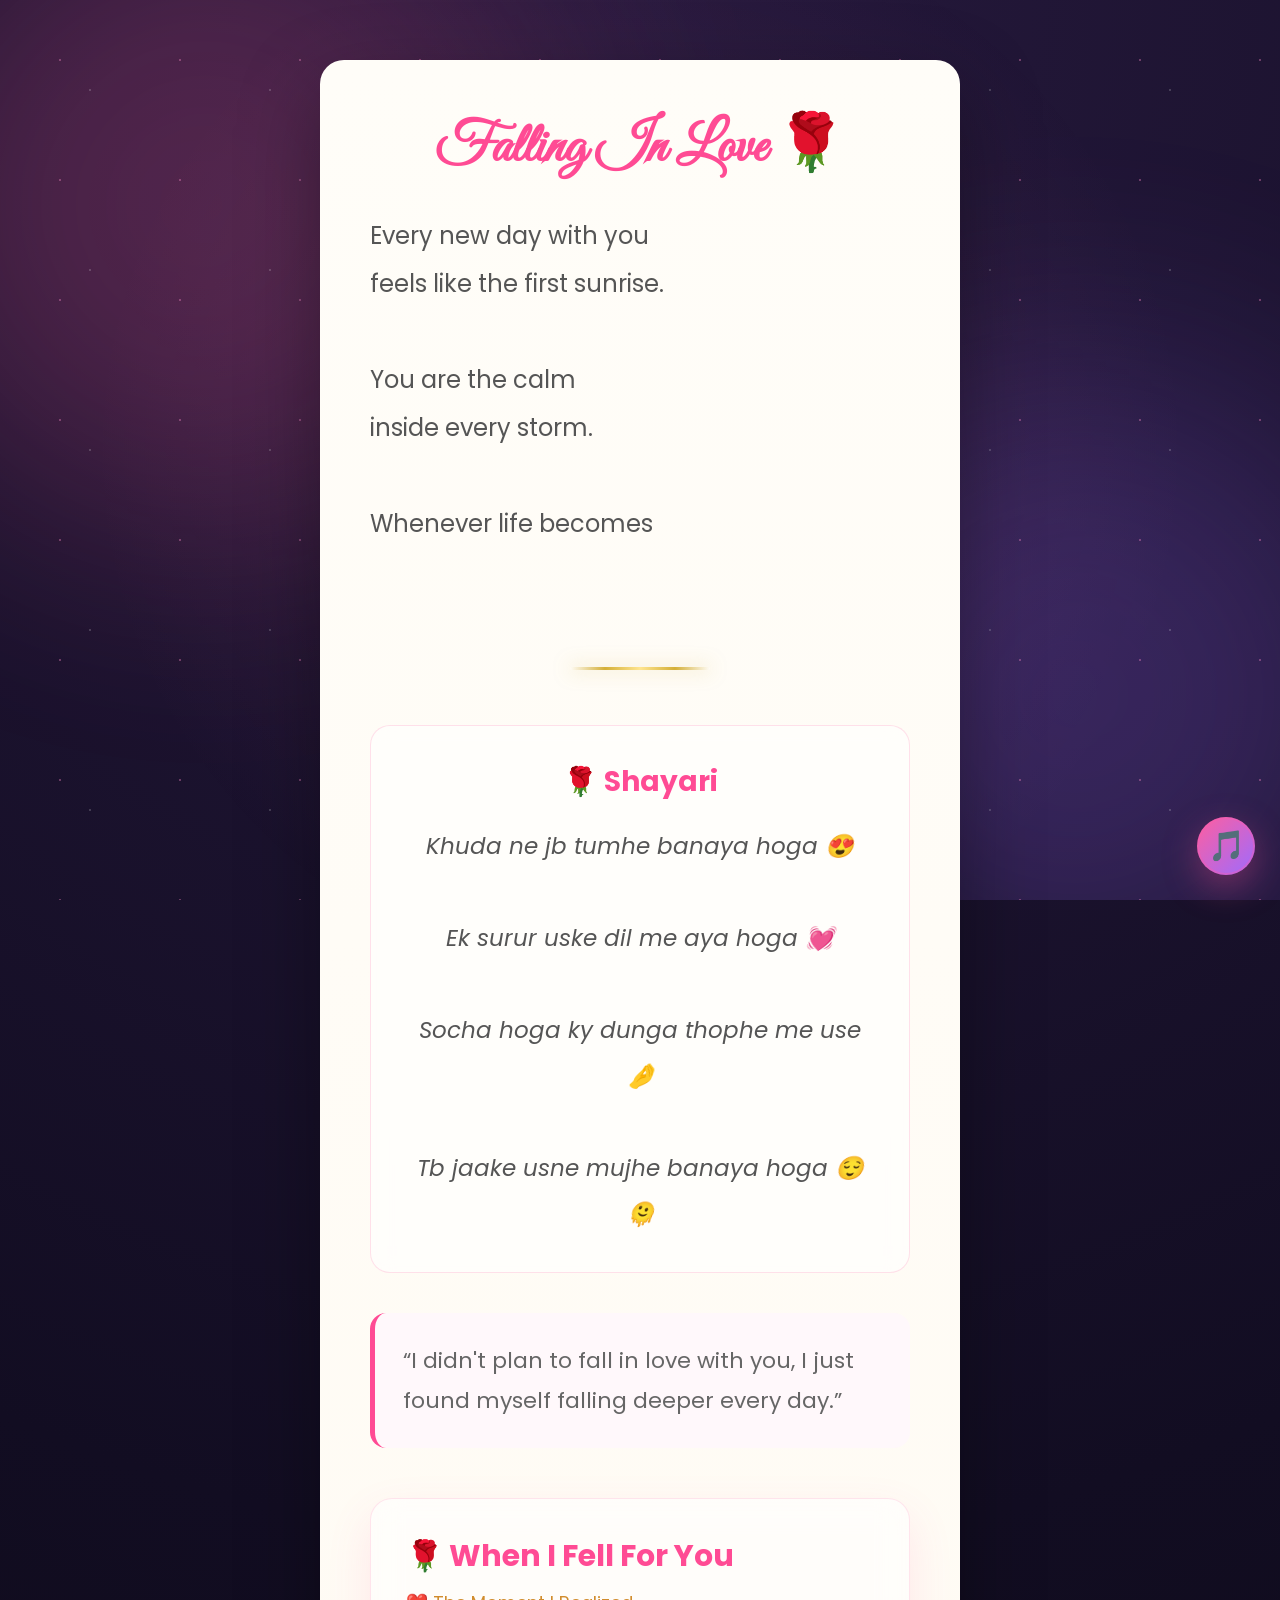
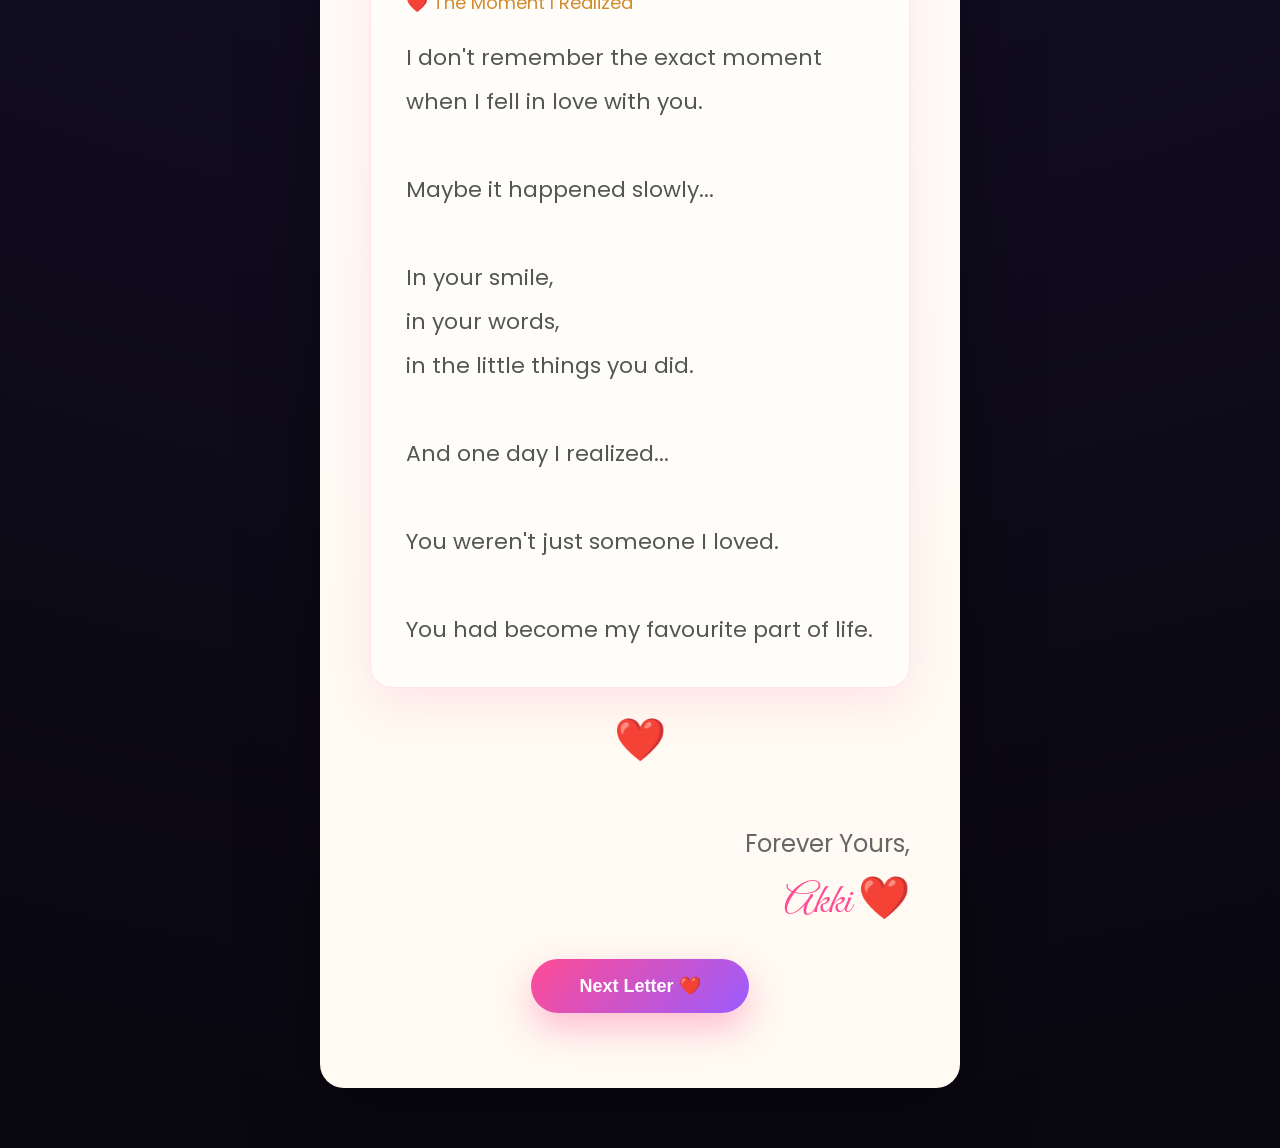
<file: letter2.html>
<!DOCTYPE html>
<html lang="en">

<head>

    <meta charset="UTF-8">
    <meta name="viewport"
          content="width=device-width, initial-scale=1.0">

    <title>Letter 2 ❤️</title>

    <link rel="stylesheet" href="letter.css">

    <link rel="icon" type="image/png" href="favicon.png">

</head>

<body class="letter-page">

    <div id="pageTransition"></div>

    <div class="ambient-glow"></div>

    <div id="roseContainer"></div>

<div class="candle-light"></div>

<div class="particles"></div>

<div class="particles particles2"></div>

<div class="letter-wrapper">

    <div class="paper reveal">

        <div class="paper-header">

            <h1>Falling In Love 🌹</h1>

        </div>

        <div class="paper-body">

            <p id="letterText"></p>

            <div class="gold-divider"></div>

            <div class="shayari-box">

    <h3>🌹 Shayari</h3>

    <p id="shayariText"></p>

</div>

<div class="love-quote">

    “I didn't plan to fall in love with you,
    I just found myself falling deeper every day.”

</div>

<div class="memory-card reveal">

    <div class="memory-title">
        🌹 When I Fell For You
    </div>

    <div class="memory-date">
        ❤️ The Moment I Realized
    </div>

    <p>
        I don't remember the exact moment
        when I fell in love with you.

        Maybe it happened slowly...

        In your smile,
        in your words,
        in the little things you did.

        And one day I realized...

        You weren't just someone I loved.

        You had become my favourite part of life. ❤️
    </p>

</div>

            <div class="signature-heart">❤️</div>

            <div class="signature">

Forever Yours,

<span>Akki ❤️</span>

</div>

            <button id="nextLetterBtn">
    Next Letter ❤️
</button>

        </div>

    </div>

</div>

<div id="floatingHearts"></div>

<audio id="bgMusic" loop>
    <source src="music/bg.mp3" type="audio/mpeg">
</audio>

<audio id="paperSound" preload="auto">
    <source src="sounds/paper-open.mp3" type="audio/mpeg">
</audio>

<audio id="clickSound" preload="auto">
    <source src="sounds/click copy.mp3" type="audio/mpeg">
</audio>

<div id="musicBtn" class="music-player">

    <span class="music-ring"></span>

    <span class="wave wave1"></span>

    <span class="wave wave2"></span>

    <span class="wave wave3"></span>

    <div class="music-disc">
        🎵
    </div>

</div>

<script src="letter.js"></script>
<script src="music/music.js"></script>

</body>

</html>
</file>
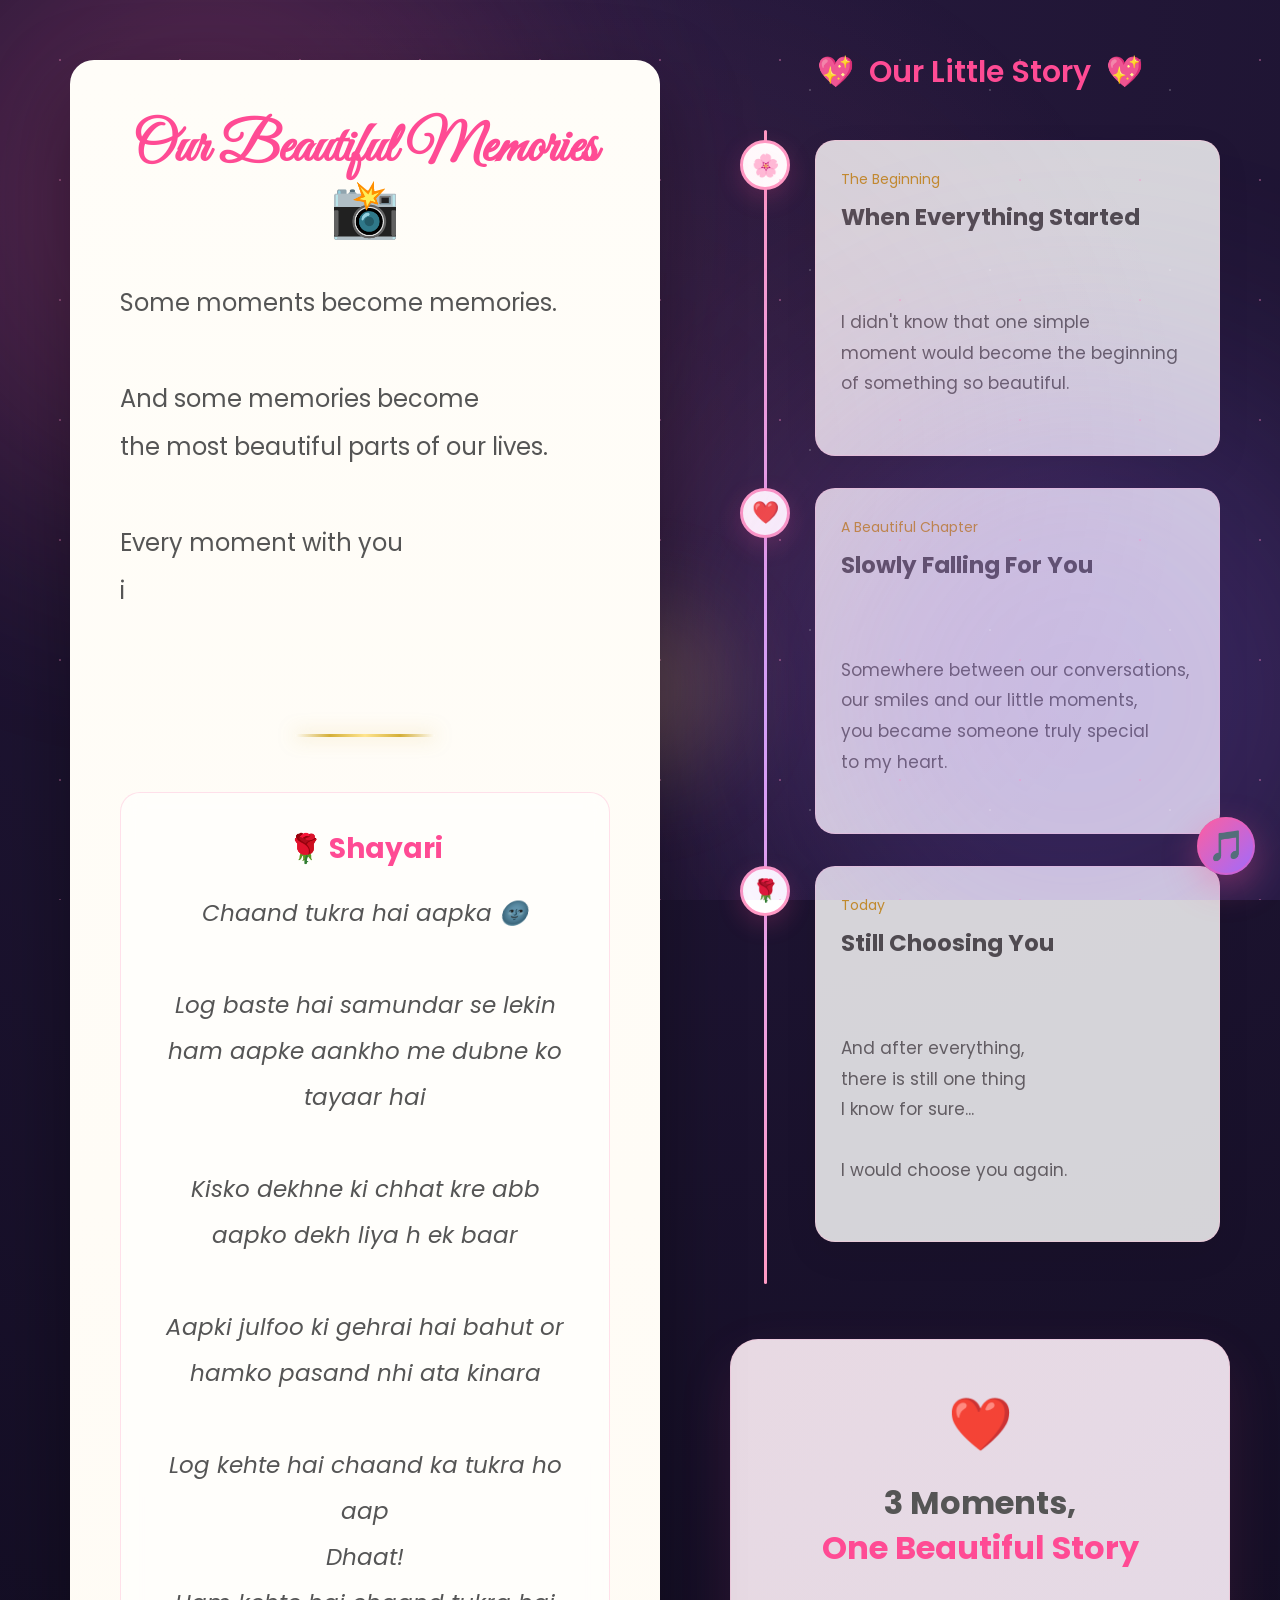
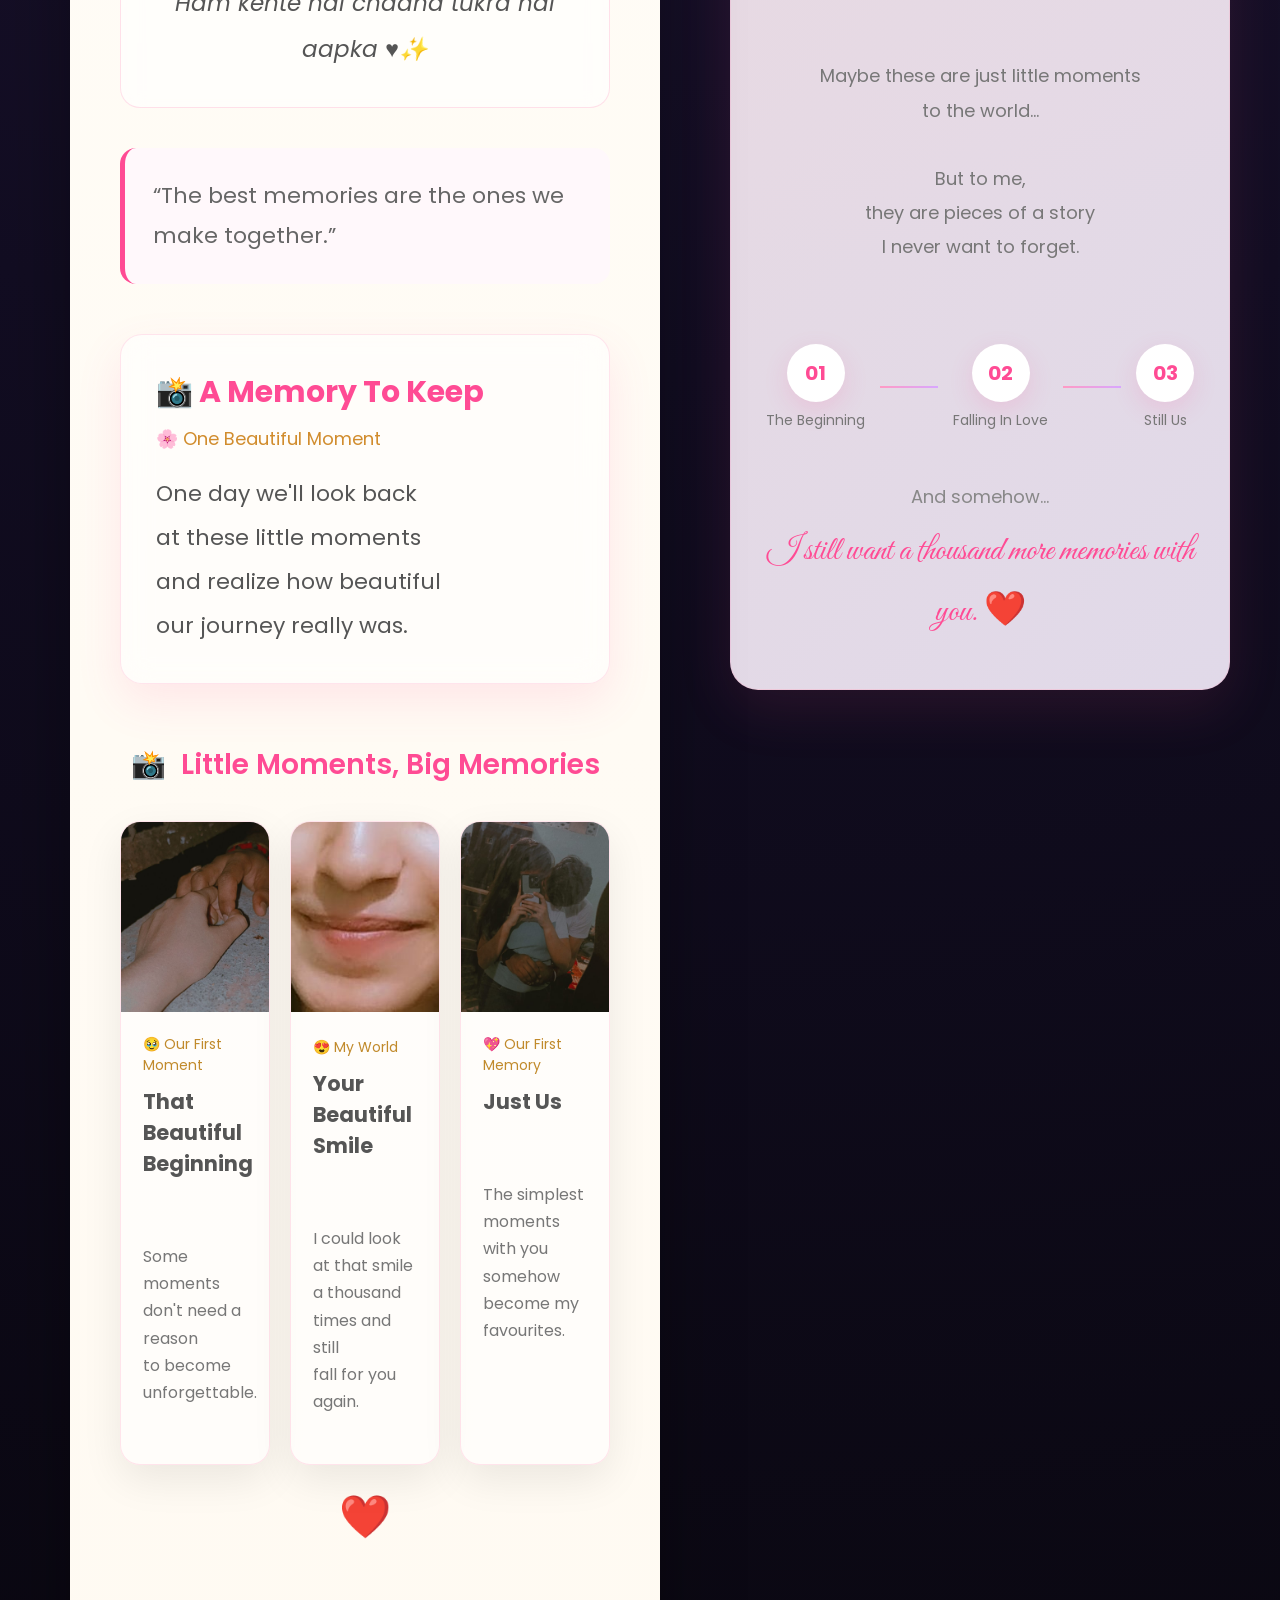
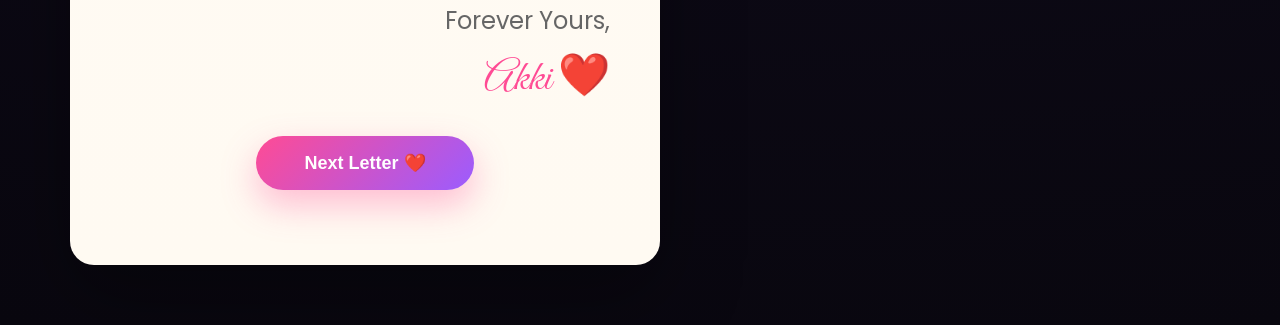
<file: letter3.html>
<!DOCTYPE html>
<html lang="en">

<head>

    <meta charset="UTF-8">

    <meta name="viewport"
          content="width=device-width, initial-scale=1.0">

    <title>Letter 3 ❤️</title>

    <link rel="stylesheet" href="letter.css">

    <link rel="icon" type="image/png" href="favicon.png">

</head>


<body class="letter-page letter3-page">

    <!-- Page Transition -->
    <div id="pageTransition"></div>

    <!-- Background Effects -->
    <div class="ambient-glow"></div>

    <div id="roseContainer"></div>

    <div class="candle-light"></div>

    <div class="particles"></div>

    <div class="particles particles2"></div>


    <!-- =====================================================
         LEFT SIDE — LETTER
         ===================================================== -->

    <div class="letter-wrapper">

        <div class="paper reveal">

            <!-- Paper Header -->
            <div class="paper-header">

                <h1>
                    Our Beautiful Memories 📸
                </h1>

            </div>


            <!-- Paper Body -->
            <div class="paper-body">

                <!-- Main Letter Text -->
                <p id="letterText"></p>

                <div class="gold-divider"></div>


                <!-- Shayari -->
                <div class="shayari-box">

                    <h3>
                        🌹 Shayari
                    </h3>

                    <p id="shayariText"></p>

                </div>


                <!-- Love Quote -->
                <div class="love-quote">

                    “The best memories are the ones
                    we make together.”

                </div>


                <!-- Memory Card -->
                <div class="memory-card reveal">

                    <div class="memory-title">

                        📸 A Memory To Keep

                    </div>

                    <div class="memory-date">

                        🌸 One Beautiful Moment

                    </div>

                    <p>

                        One day we'll look back
                        at these little moments
                        and realize how beautiful
                        our journey really was.

                    </p>

                </div>


                <!-- =================================================
                     MEMORY GALLERY
                     ================================================= -->

                <div class="memory-gallery">

                    <div class="gallery-title">

                        <span>📸</span>

                        Little Moments, Big Memories

                    </div>


                    <div class="memory-grid">


                        <!-- Memory 1 -->
                        <div class="memory-photo-card reveal">

                            <div class="memory-photo">

                                <img
                                    src="images/memories/memory1.jpeg"
                                    alt="Our First Memory"
                                >

                            </div>


                            <div class="photo-info">

                                <span class="photo-date">

                                    🥹 Our First Moment

                                </span>


                                <h3>

                                    That Beautiful Beginning

                                </h3>


                                <p>

                                    Some moments don't need a reason
                                    to become unforgettable.

                                </p>

                            </div>

                        </div>


                        <!-- Memory 2 -->
                        <div class="memory-photo-card reveal">

                            <div class="memory-photo">

                                <img
                                    src="images/memories/memory2.jpeg"
                                    alt="A Special Memory"
                                >

                            </div>


                            <div class="photo-info">

                                <span class="photo-date">

                                    😍 My World

                                </span>


                                <h3>

                                    Your Beautiful Smile

                                </h3>


                                <p>

                                    I could look at that smile
                                    a thousand times and still
                                    fall for you again.

                                </p>

                            </div>

                        </div>


                        <!-- Memory 3 -->
                        <div class="memory-photo-card reveal">

                            <div class="memory-photo">

                                <img
                                    src="images/memories/memory3.jpeg"
                                    alt="A Little Memory"
                                >

                            </div>


                            <div class="photo-info">

                                <span class="photo-date">

                                    💖 Our First Memory

                                </span>


                                <h3>

                                    Just Us

                                </h3>


                                <p>

                                    The simplest moments with you
                                    somehow become my favourites.

                                </p>

                            </div>

                        </div>


                    </div>

                </div>


                <!-- Signature Heart -->
                <div class="signature-heart">

                    ❤️

                </div>


                <!-- Signature -->
                <div class="signature">

                    Forever Yours,

                    <span>
                        Akki ❤️
                    </span>

                </div>


                <!-- Next Letter -->
                <button id="nextLetterBtn">

                    Next Letter ❤️

                </button>


            </div>

        </div>

    </div>



    <!-- =====================================================
         RIGHT SIDE — MEMORY SECTION
         ===================================================== -->

    <div class="memory-side">


        <!-- =================================================
             MEMORY TIMELINE
             ================================================= -->

        <div class="memory-timeline">

            <div class="timeline-heading">

                <span>💖</span>

                Our Little Story

                <span>💖</span>

            </div>


            <div class="timeline">


                <!-- Timeline Item 1 -->
                <div class="timeline-item reveal">

                    <div class="timeline-dot">

                        🌸

                    </div>


                    <div class="timeline-content">

                        <span class="timeline-date">

                            The Beginning

                        </span>


                        <h3>

                            When Everything Started

                        </h3>


                        <p>

                            I didn't know that one simple
                            moment would become the beginning
                            of something so beautiful.

                        </p>

                    </div>

                </div>



                <!-- Timeline Item 2 -->
                <div class="timeline-item reveal">

                    <div class="timeline-dot">

                        ❤️

                    </div>


                    <div class="timeline-content">

                        <span class="timeline-date">

                             A Beautiful Chapter

                        </span>


                        <h3>

                            Slowly Falling For You

                        </h3>


                        <p>

                            Somewhere between our conversations,
                            our smiles and our little moments,
                            you became someone truly special
                            to my heart.

                        </p>

                    </div>

                </div>



                <!-- Timeline Item 3 -->
                <div class="timeline-item reveal">

                    <div class="timeline-dot">

                        🌹

                    </div>


                    <div class="timeline-content">

                        <span class="timeline-date">

                             Today

                        </span>


                        <h3>

                            Still Choosing You

                        </h3>


                        <p>

                            And after everything,
                            there is still one thing
                            I know for sure...

                            I would choose you again.

                        </p>

                    </div>

                </div>


            </div>

        </div>



        <!-- =================================================
             MEMORY ENDING
             ================================================= -->

        <div class="memory-ending reveal">

            <div class="ending-heart">

                ❤️

            </div>


            <h2>

                3 Moments,

                <span>
                    One Beautiful Story
                </span>

            </h2>


            <p>

                Maybe these are just little moments
                to the world...

                But to me,
                they are pieces of a story
                I never want to forget.

            </p>


            <!-- Memory Counter -->
            <div class="memory-counter">


                <div class="counter-item">

                    <strong>
                        01
                    </strong>

                    <span>
                        The Beginning
                    </span>

                </div>


                <div class="counter-line"></div>


                <div class="counter-item">

                    <strong>
                        02
                    </strong>

                    <span>
                        Falling In Love
                    </span>

                </div>


                <div class="counter-line"></div>


                <div class="counter-item">

                    <strong>
                        03
                    </strong>

                    <span>
                        Still Us
                    </span>

                </div>


            </div>


            <!-- Ending Message -->
            <div class="ending-message">

                And somehow...

                <span>

                    I still want
                    a thousand more memories
                    with you. ❤️

                </span>

            </div>


        </div>


    </div>
    <!-- /.memory-side -->



    <!-- =====================================================
         MEMORY LIGHTBOX
         IMPORTANT: This is OUTSIDE memory-side
         ===================================================== -->

    <div id="memoryLightbox"
         class="memory-lightbox">

        <button
            id="closeMemory"
            class="close-memory">

            ×

        </button>


        <div class="lightbox-content">


            <div id="lightboxIcon"
                 class="lightbox-icon">

                📸

            </div>


            <h2 id="lightboxTitle">

                A Beautiful Memory

            </h2>


            <div id="lightboxDate"
                 class="lightbox-date">

                📅 A Special Day

            </div>


            <p id="lightboxText">

                Some memories deserve
                to be remembered forever.

            </p>


        </div>

    </div>



    <!-- =====================================================
         FLOATING HEARTS
         ===================================================== -->

    <div id="floatingHearts"></div>



    <!-- =====================================================
         BACKGROUND MUSIC
         ===================================================== -->

    <audio id="bgMusic" loop>

        <source
            src="music/bg.mp3"
            type="audio/mpeg">

    </audio>



    <!-- =====================================================
         PAPER SOUND
         ===================================================== -->

    <audio id="paperSound"
           preload="auto">

        <source
            src="sounds/paper-open.mp3"
            type="audio/mpeg">

    </audio>



    <!-- =====================================================
         CLICK SOUND
         ===================================================== -->

    <audio id="clickSound"
           preload="auto">

        <source
            src="sounds/click copy.mp3"
            type="audio/mpeg">

    </audio>



    <!-- =====================================================
         MUSIC BUTTON
         ===================================================== -->

    <div id="musicBtn"
         class="music-player">

        <span class="music-ring"></span>

        <span class="wave wave1"></span>

        <span class="wave wave2"></span>

        <span class="wave wave3"></span>


        <div class="music-disc">

            🎵

        </div>

    </div>



    <!-- =====================================================
         JAVASCRIPT
         ===================================================== -->

    <script src="letter.js"></script>
    <script src="music/music.js"></script>

</body>

</html>
</file>
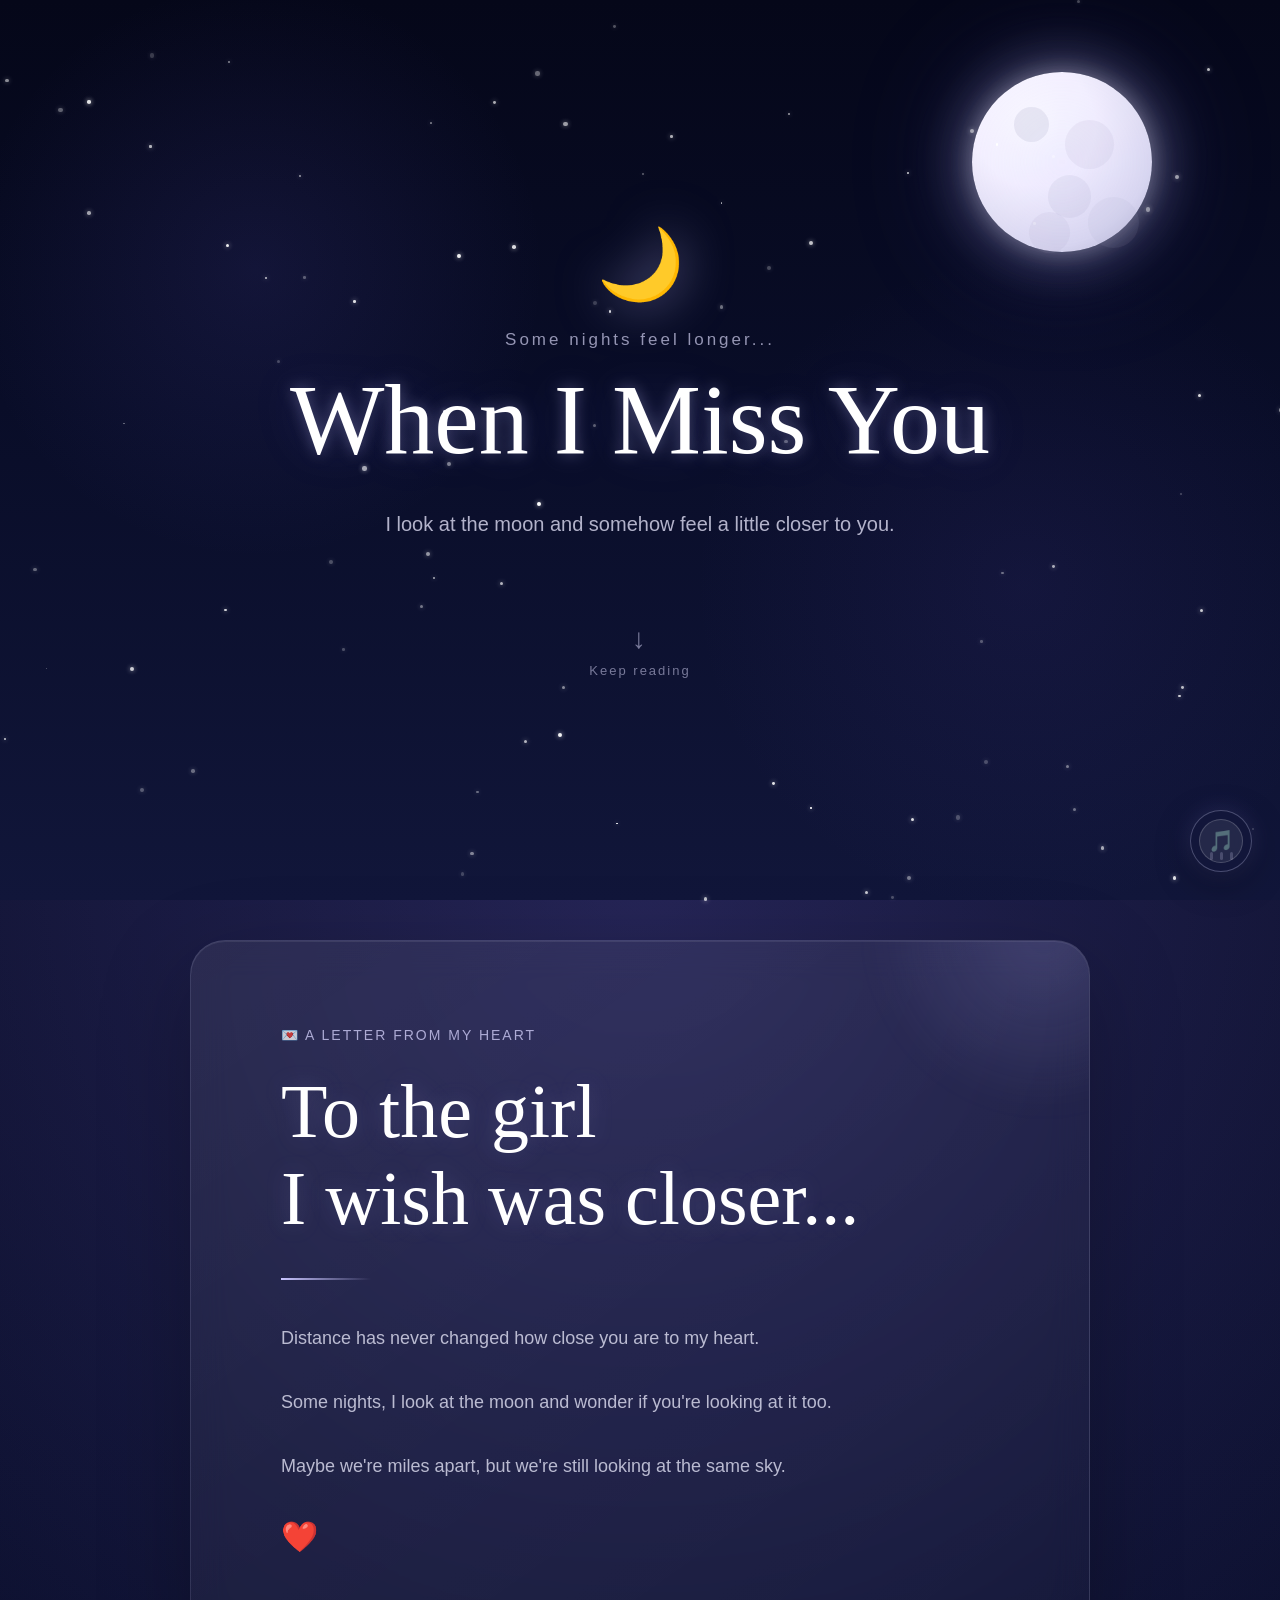
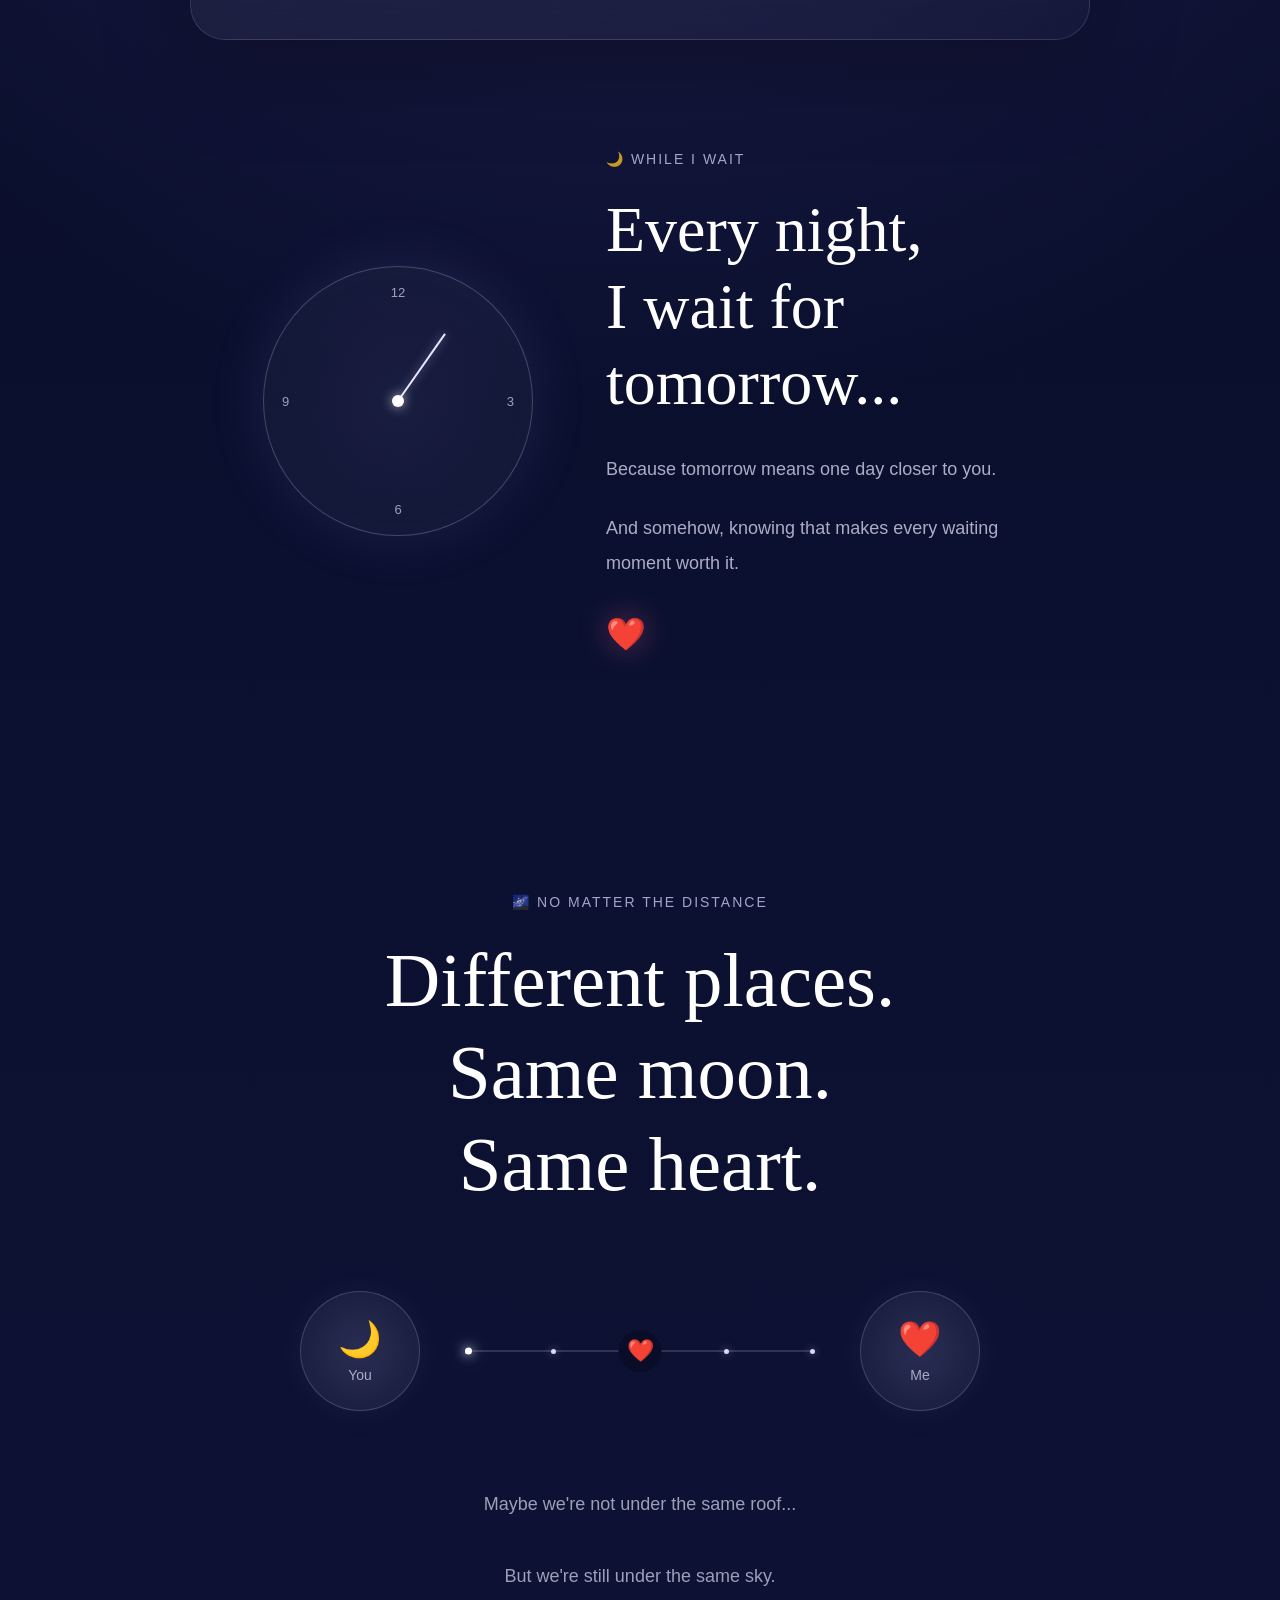
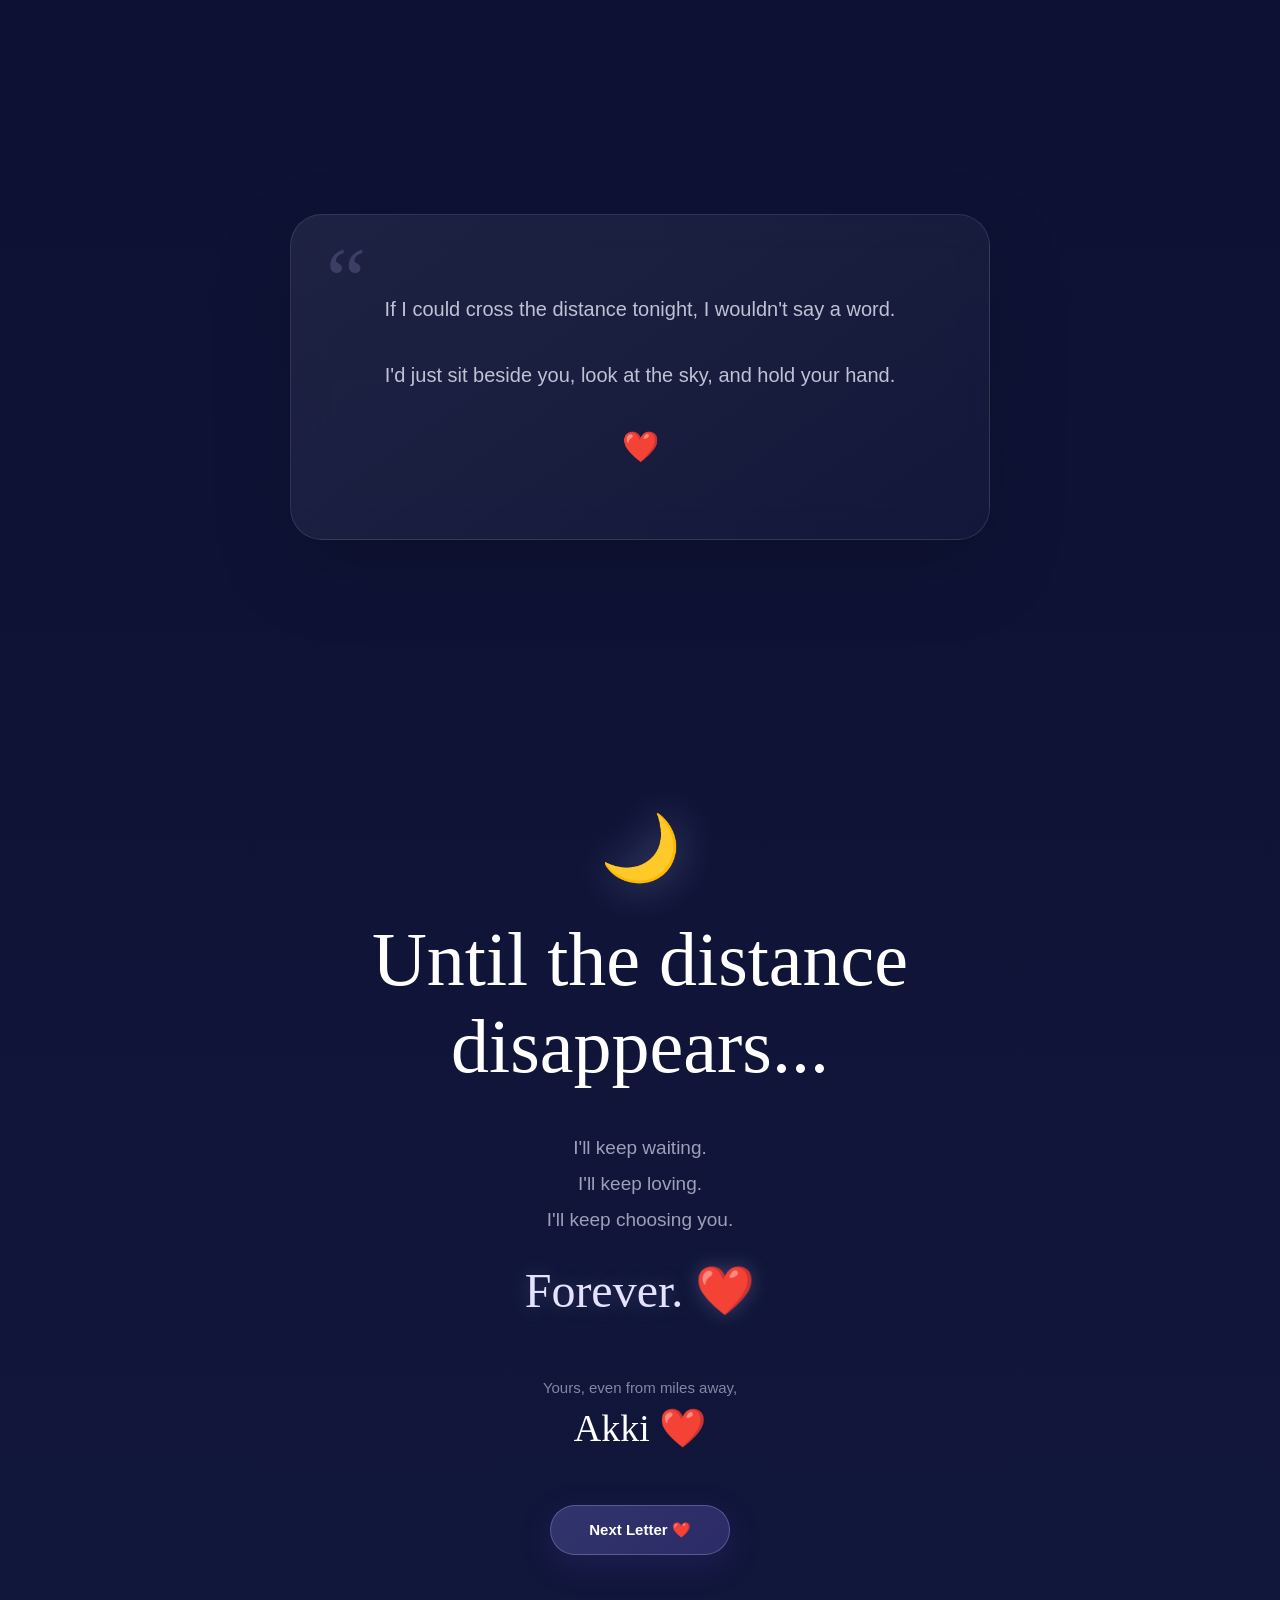
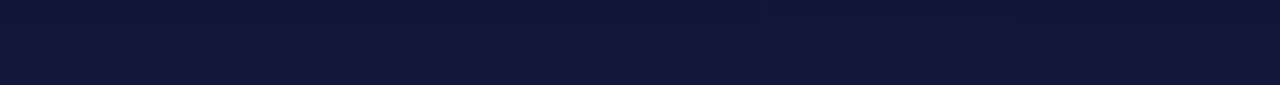
<file: letter4.html>
<!DOCTYPE html>
<html lang="en">

<head>

    <meta charset="UTF-8">

    <meta name="viewport"
          content="width=device-width, initial-scale=1.0">

    <title>Letter 4 🌙❤️</title>

    <link rel="stylesheet" href="letter4.css">

    <link rel="icon" type="image/png" href="favicon.png">

</head>

<body class="letter4-page">

    <!-- =========================================
         PAGE TRANSITION
    ========================================== -->

    <div id="pageTransition"></div>


    <!-- =========================================
         NIGHT ATMOSPHERE
    ========================================== -->

    <div class="night-sky"></div>

    <div class="moon">
        <div class="moon-glow"></div>
    </div>

    <div class="cloud cloud-one"></div>
    <div class="cloud cloud-two"></div>

    <div id="stars"></div>

    <div id="floatingHearts"></div>


    <!-- =========================================
         MAIN CONTENT
    ========================================== -->

    <main class="letter4-container">


        <!-- =====================================
             HERO / OPENING
        ====================================== -->

        <section class="waiting-hero reveal">

            <div class="hero-moon">
                🌙
            </div>

            <p class="hero-small">
                Some nights feel longer...
            </p>

            <h1>
                When I Miss You
            </h1>

            <p class="hero-text">
                I look at the moon
                and somehow feel
                a little closer to you.
            </p>

            <div class="scroll-hint">
                <span>↓</span>
                Keep reading
            </div>

        </section>



        <!-- =====================================
             MAIN LETTER
        ====================================== -->

        <section class="distance-letter reveal">

            <div class="letter-glow"></div>

            <span class="letter-label">
                💌 A Letter From My Heart
            </span>

            <h2>
                To the girl<br>
                I wish was closer...
            </h2>

            <div class="letter-divider"></div>

            <p>
                Distance has never changed
                how close you are to my heart.
            </p>

            <p>
                Some nights,
                I look at the moon
                and wonder if you're
                looking at it too.
            </p>

            <p>
                Maybe we're miles apart,
                but we're still looking
                at the same sky.
            </p>

            <div class="letter-sign">
                ❤️
            </div>

        </section>



        <!-- =====================================
             WAITING SECTION
        ====================================== -->

        <section class="waiting-section reveal">

            <div class="waiting-clock">
                <div class="clock-ring">
                    <span>12</span>
                    <span>3</span>
                    <span>6</span>
                    <span>9</span>

                    <div class="clock-hand"></div>
                    <div class="clock-center"></div>
                </div>
            </div>

            <div class="waiting-content">

                <span class="section-label">
                    🌙 While I Wait
                </span>

                <h2>
                    Every night,<br>
                    I wait for tomorrow...
                </h2>

                <p>
                    Because tomorrow means
                    one day closer to you.
                </p>

                <p>
                    And somehow,
                    knowing that makes
                    every waiting moment
                    worth it.
                </p>

                <div class="waiting-heart">
                    ❤️
                </div>

            </div>

        </section>



        <!-- =====================================
             SAME MOON SECTION
        ====================================== -->

        <section class="same-moon-section reveal">

            <div class="same-moon-content">

                <span class="section-label">
                    🌌 No Matter The Distance
                </span>

                <h2>
                    Different places.<br>
                    Same moon.<br>
                    Same heart.
                </h2>

                <div class="connection">

                    <div class="person">

                        <div class="person-glow"></div>

                        <span>🌙</span>

                        <p>
                            You
                        </p>

                    </div>


                    <div class="distance-line">

                        <span></span>
                        <span></span>
                        <span></span>
                        <span></span>
                        <span></span>

                        <div class="tiny-heart">
                            ❤️
                        </div>

                    </div>


                    <div class="person">

                        <div class="person-glow"></div>

                        <span>❤️</span>

                        <p>
                            Me
                        </p>

                    </div>

                </div>

                <p class="same-moon-text">
                    Maybe we're not under
                    the same roof...

                    <br><br>

                    But we're still
                    under the same sky.
                </p>

            </div>

        </section>



        <!-- =====================================
             EMOTIONAL MEMORY
        ====================================== -->

        <section class="night-thought reveal">

            <div class="thought-card">

                <span class="quote-mark">
                    “
                </span>

                <p>
                    If I could cross
                    the distance tonight,
                    I wouldn't say a word.
                </p>

                <p>
                    I'd just sit beside you,
                    look at the sky,
                    and hold your hand.
                </p>

                <div class="thought-heart">
                    ❤️
                </div>

            </div>

        </section>



        <!-- =====================================
             ENDING
        ====================================== -->

        <section class="waiting-ending reveal">

            <div class="ending-moon">
                🌙
            </div>

            <h2>
                Until the distance disappears...
            </h2>

            <p>
                I'll keep waiting.
            </p>

            <p>
                I'll keep loving.
            </p>

            <p>
                I'll keep choosing you.
            </p>

            <div class="forever">
                Forever. ❤️
            </div>

            <div class="signature">
                Yours, even from miles away,

                <span>
                    Akki ❤️
                </span>
            </div>

            <button id="nextLetterBtn">
                Next Letter ❤️
            </button>

        </section>

    </main>



    <!-- =========================================
         MUSIC
    ========================================== -->

   <audio id="bgMusic" loop preload="auto">
    <source
        src="music/bg.mp3"
        type="audio/mpeg">
</audio>

<audio id="paperSound" preload="auto">
    <source
        src="sounds/paper-open.mp3"
        type="audio/mpeg">
</audio>

<audio id="clickSound" preload="auto">
    <source
        src="sounds/click copy.mp3"
        type="audio/mpeg">
</audio>

<audio id="transitionSound" preload="auto">
    <source
        src="sounds/whoosh.mp3"
        type="audio/mpeg">
</audio>


    <div id="musicBtn" class="music-player">

        <span class="music-ring"></span>

        <span class="wave wave1"></span>
        <span class="wave wave2"></span>
        <span class="wave wave3"></span>

        <div class="music-disc">
            🎵
        </div>

    </div>


    <!-- =========================================
         JAVASCRIPT
    ========================================== -->

    <script src="letter4.js"></script>
    <script src="music/music.js"></script>

</body>

</html>
</file>
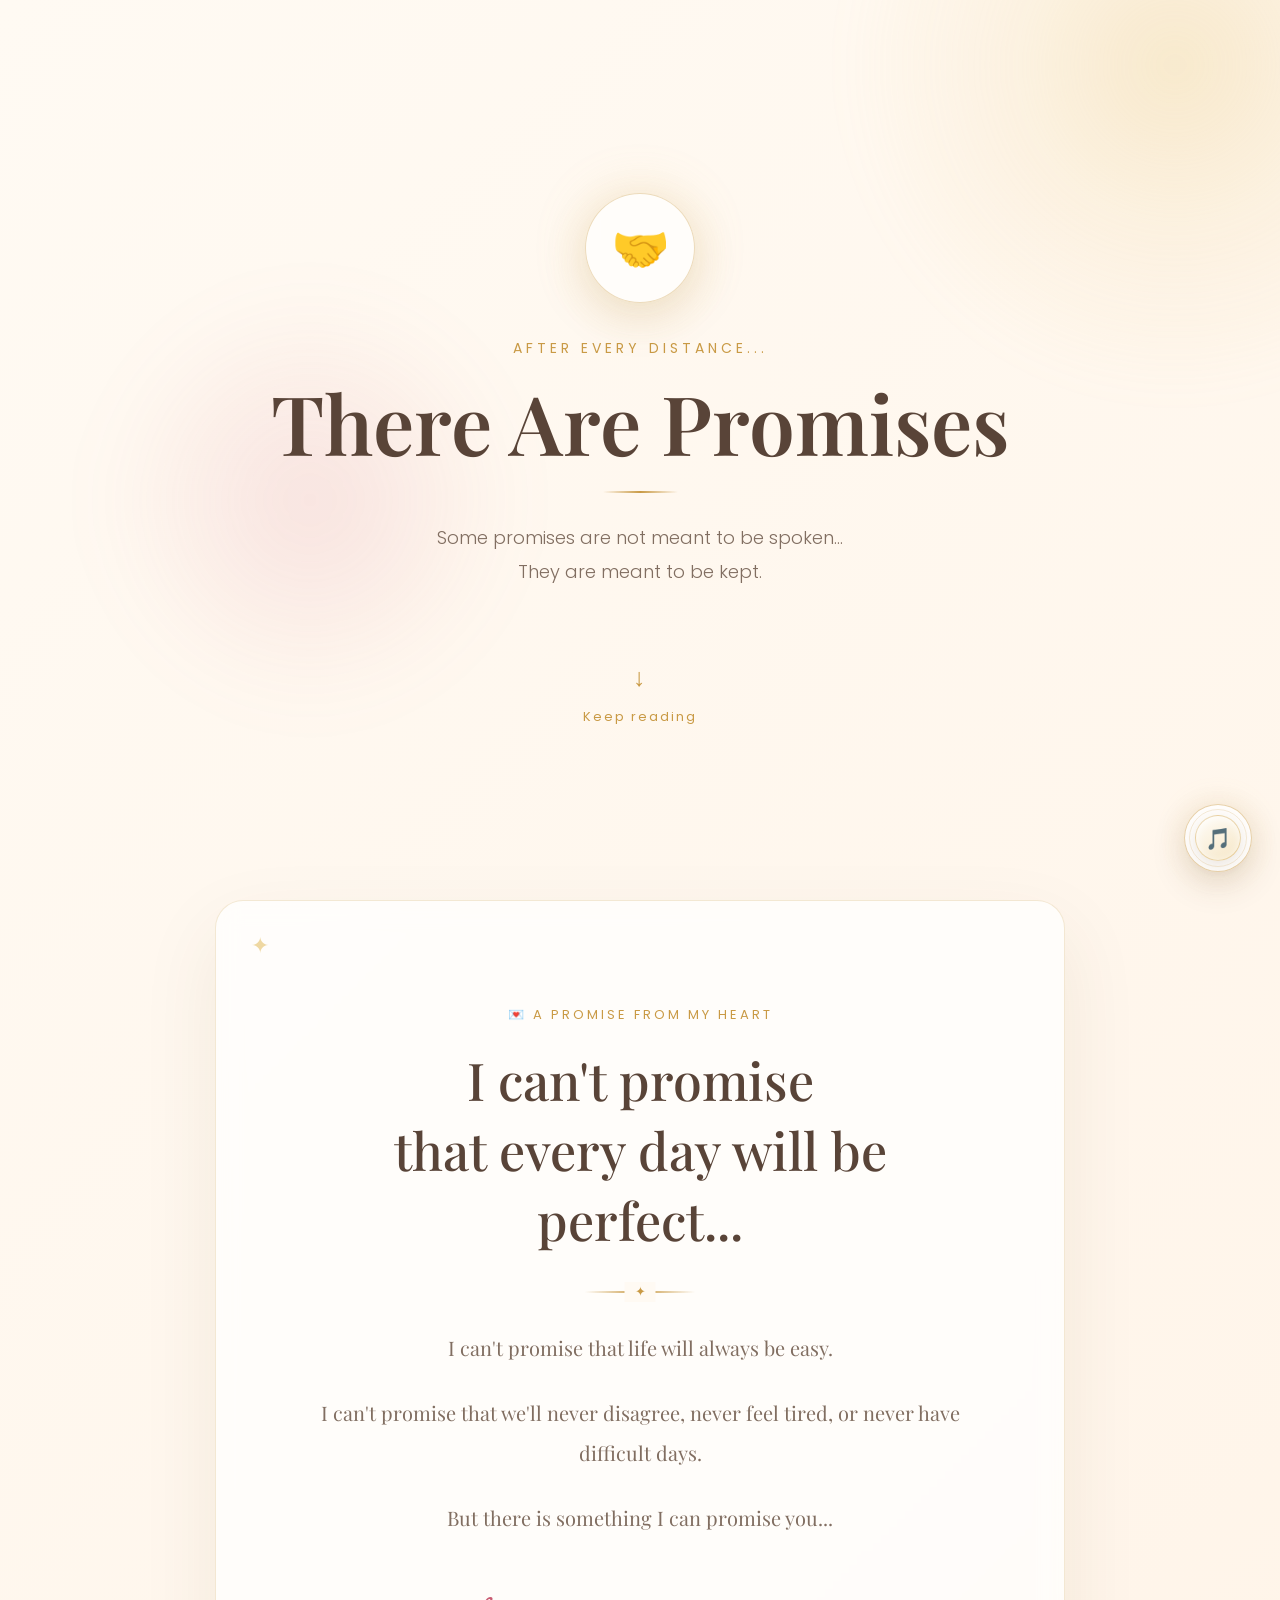
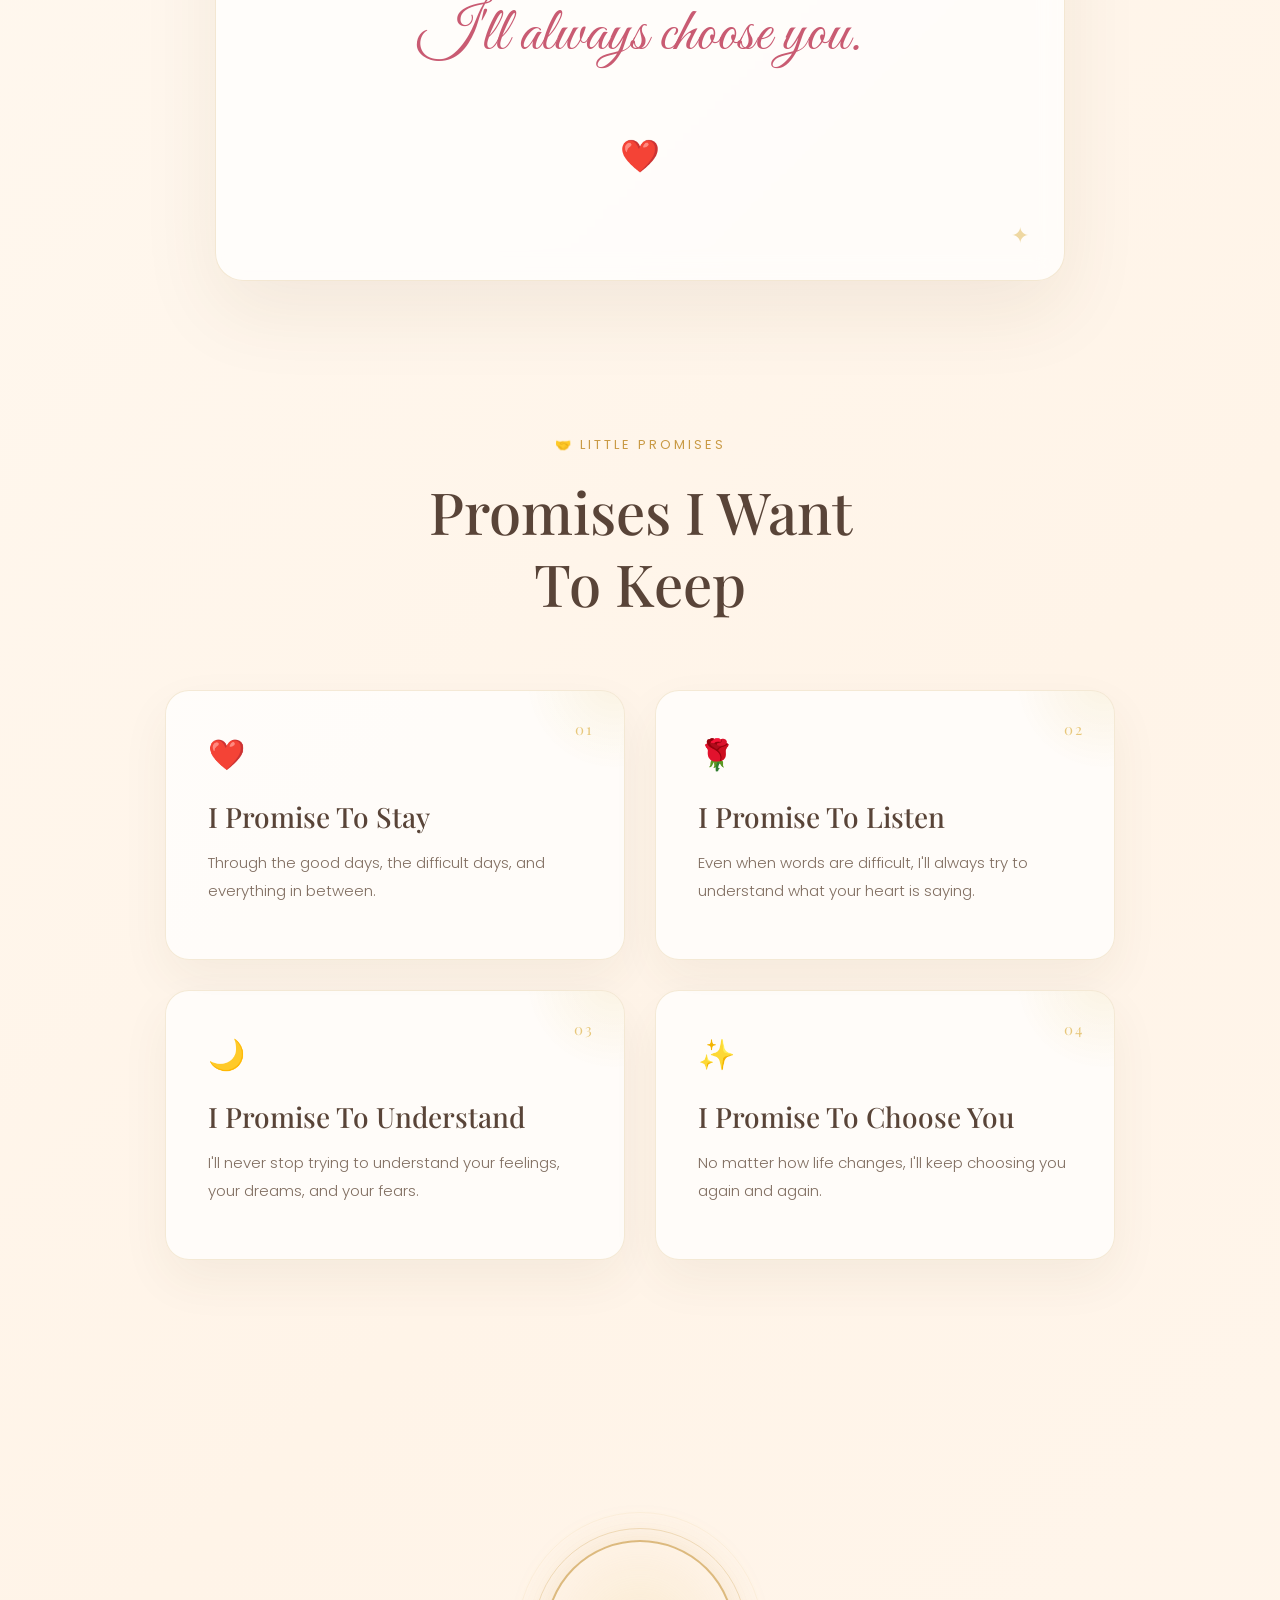
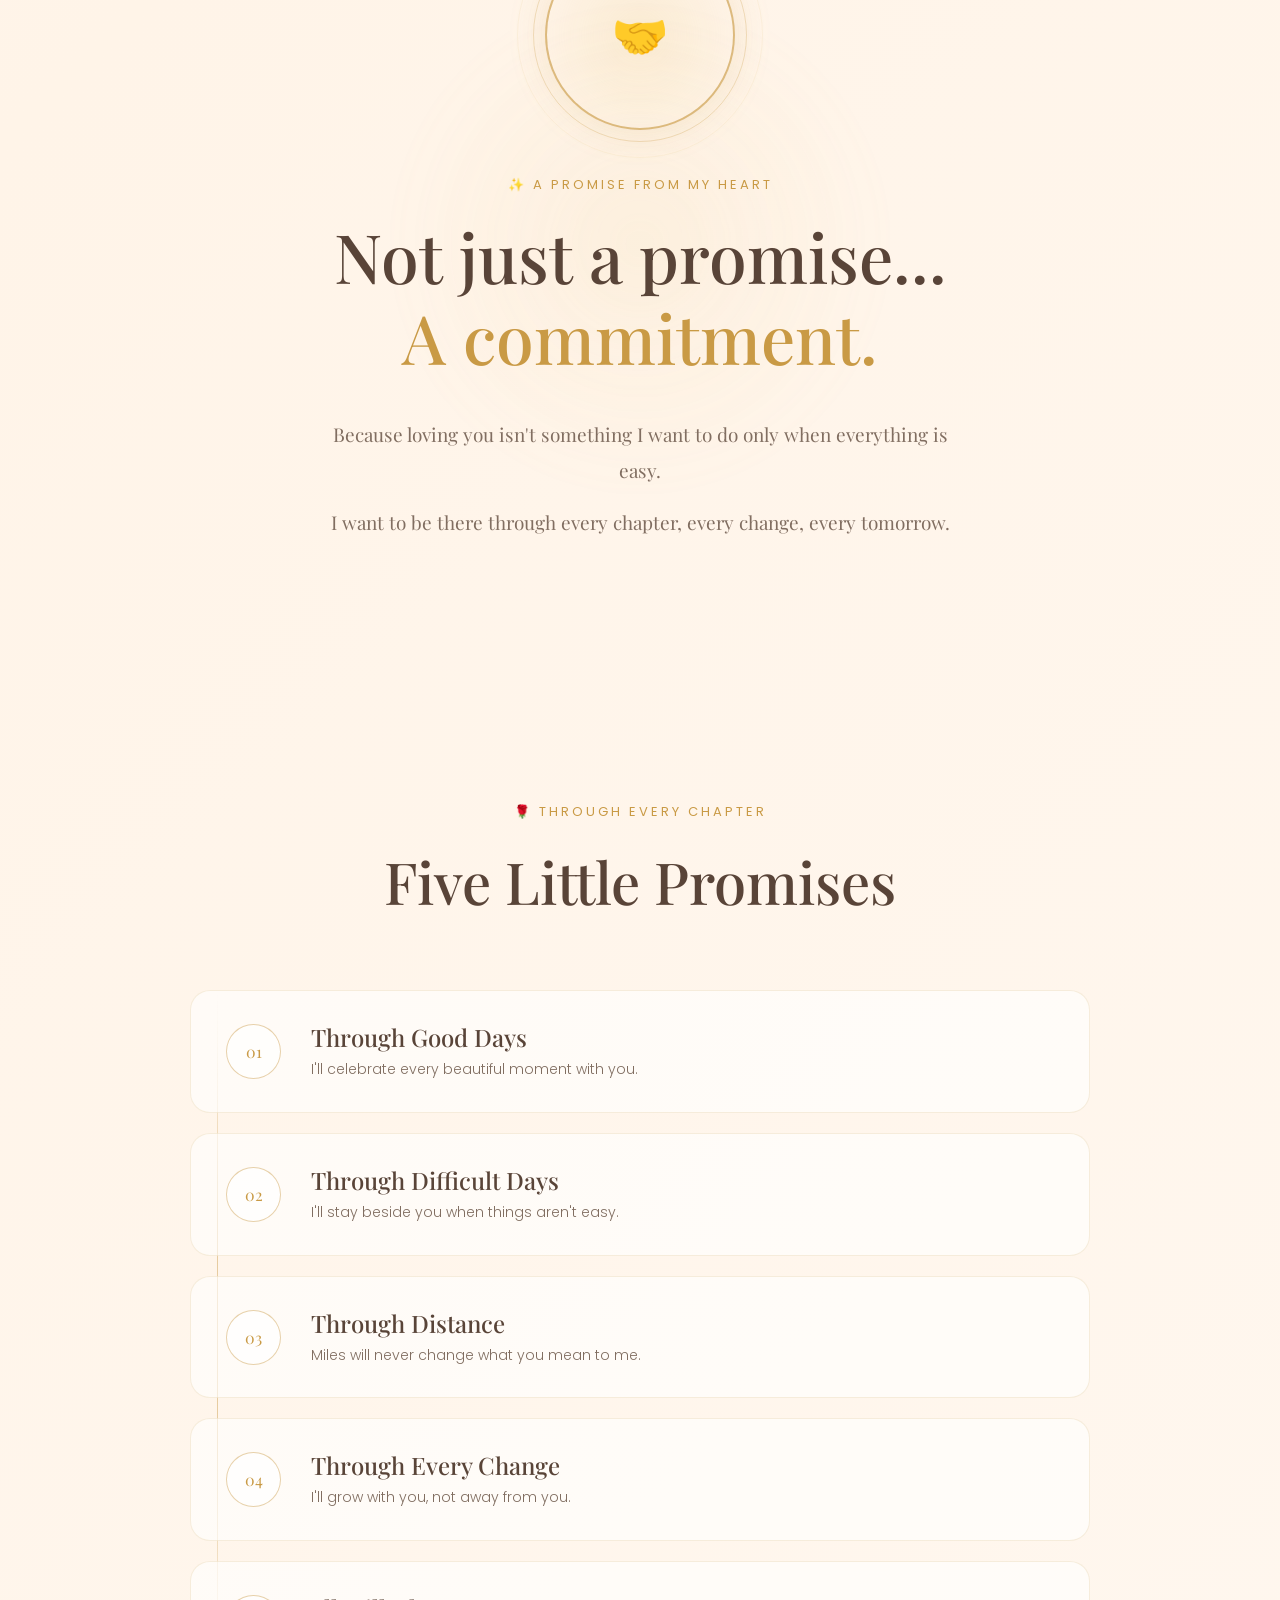
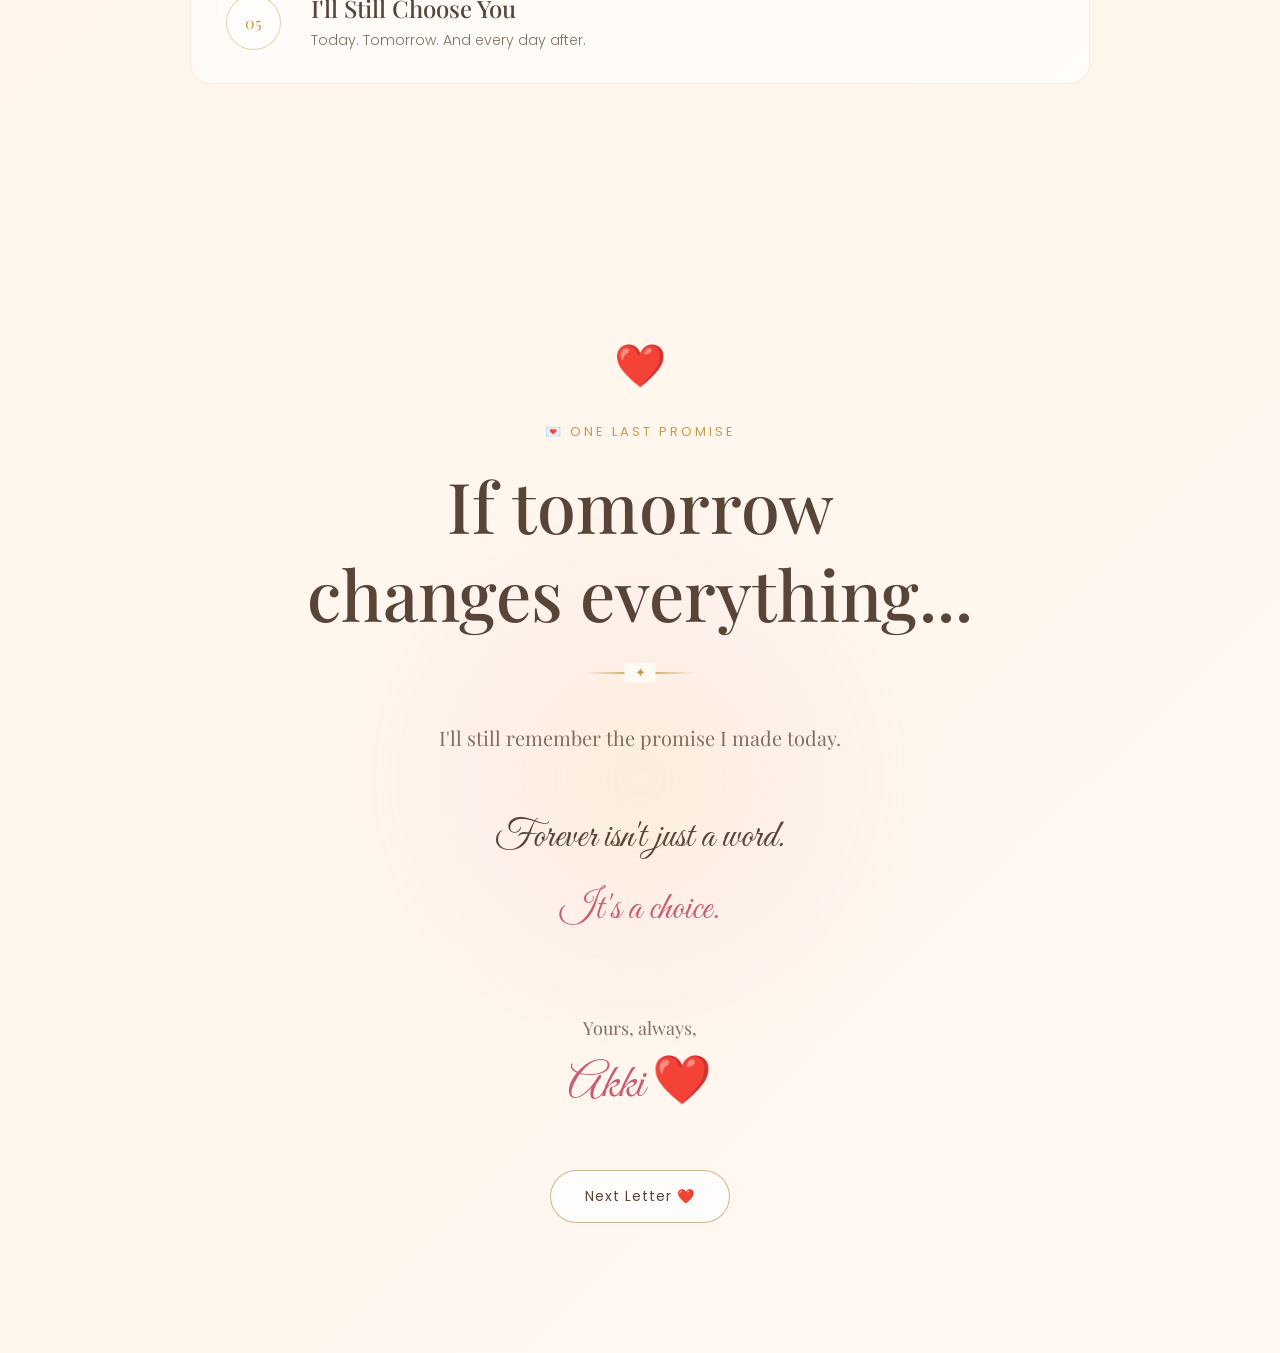
<file: letter5.html>
<!DOCTYPE html>
<html lang="en">

<head>

    <meta charset="UTF-8">

    <meta name="viewport"
          content="width=device-width, initial-scale=1.0">

    <title>Letter 5 🤝❤️</title>

    <link rel="icon"
          type="image/png"
          href="favicon.png">

    <link rel="stylesheet"
          href="letter5.css">

</head>


<body class="letter5-page">


    <!-- =========================================
         PAGE TRANSITION
    ========================================== -->

    <div id="pageTransition"></div>


    <!-- =========================================
         WARM ATMOSPHERE
    ========================================== -->

    <div class="warm-glow"></div>

    <div id="goldenParticles"></div>

    <div id="floatingHearts"></div>


    <!-- =========================================
         MAIN STORY
    ========================================== -->

    <main class="letter5-container">


        <!-- =====================================
             HERO
        ====================================== -->

        <section class="promise-hero">

            <div class="hero-symbol">
                🤝
            </div>

            <p class="hero-small">
                After every distance...
            </p>

            <h1>
                There Are Promises
            </h1>

            <p class="hero-text">
                Some promises are not meant
                to be spoken...
                <br>
                They are meant to be kept.
            </p>

            <div class="scroll-hint">

                <span>↓</span>

                Keep reading

            </div>

        </section>



        <!-- =====================================
             MAIN LETTER
        ====================================== -->

        <section class="promise-letter">

            <span class="section-label">
                💌 A Promise From My Heart
            </span>


            <h2>
                I can't promise
                <br>
                that every day will be perfect...
            </h2>


            <div class="gold-divider"></div>


            <div class="promise-text">

                <p>
                    I can't promise that
                    life will always be easy.
                </p>

                <p>
                    I can't promise that
                    we'll never disagree,
                    never feel tired,
                    or never have difficult days.
                </p>

                <p>
                    But there is something
                    I can promise you...
                </p>

                <p class="highlight">
                    I'll always choose you.
                </p>

            </div>


            <div class="promise-heart">
                ❤️
            </div>

        </section>



        <!-- =====================================
             PROMISE CARDS
        ====================================== -->

        <section class="promise-cards-section">

            <span class="section-label">
                🤝 Little Promises
            </span>


            <h2>
                Promises I Want
                <br>
                To Keep
            </h2>


            <div class="promise-grid">


                <!-- Promise 1 -->

                <article class="promise-card">

                    <div class="promise-icon">
                        ❤️
                    </div>

                    <span class="promise-number">
                        01
                    </span>

                    <h3>
                        I Promise To Stay
                    </h3>

                    <p>
                        Through the good days,
                        the difficult days,
                        and everything in between.
                    </p>

                </article>



                <!-- Promise 2 -->

                <article class="promise-card">

                    <div class="promise-icon">
                        🌹
                    </div>

                    <span class="promise-number">
                        02
                    </span>

                    <h3>
                        I Promise To Listen
                    </h3>

                    <p>
                        Even when words are difficult,
                        I'll always try to understand
                        what your heart is saying.
                    </p>

                </article>



                <!-- Promise 3 -->

                <article class="promise-card">

                    <div class="promise-icon">
                        🌙
                    </div>

                    <span class="promise-number">
                        03
                    </span>

                    <h3>
                        I Promise To Understand
                    </h3>

                    <p>
                        I'll never stop trying
                        to understand your feelings,
                        your dreams, and your fears.
                    </p>

                </article>



                <!-- Promise 4 -->

                <article class="promise-card">

                    <div class="promise-icon">
                        ✨
                    </div>

                    <span class="promise-number">
                        04
                    </span>

                    <h3>
                        I Promise To Choose You
                    </h3>

                    <p>
                        No matter how life changes,
                        I'll keep choosing you
                        again and again.
                    </p>

                </article>

            </div>

        </section>



        <!-- =====================================
             GOLDEN PROMISE
        ====================================== -->

        <section class="golden-promise">

            <div class="promise-ring">

                <div class="ring-glow"></div>

                <span>
                    🤝
                </span>

            </div>


            <span class="section-label">
                ✨ A Promise From My Heart
            </span>


            <h2>
                Not just a promise...
                <br>
                <span>
                    A commitment.
                </span>
            </h2>


            <p>
                Because loving you isn't
                something I want to do
                only when everything is easy.
            </p>


            <p>
                I want to be there
                through every chapter,
                every change,
                every tomorrow.
            </p>

        </section>



        <!-- =====================================
             PROMISE JOURNEY
        ====================================== -->

        <section class="promise-journey">

            <span class="section-label">
                🌹 Through Every Chapter
            </span>


            <h2>
                Five Little Promises
            </h2>


            <div class="promise-list">


                <div class="promise-step">

                    <span class="step-number">
                        01
                    </span>

                    <div>

                        <h3>
                            Through Good Days
                        </h3>

                        <p>
                            I'll celebrate
                            every beautiful moment
                            with you.
                        </p>

                    </div>

                </div>



                <div class="promise-step">

                    <span class="step-number">
                        02
                    </span>

                    <div>

                        <h3>
                            Through Difficult Days
                        </h3>

                        <p>
                            I'll stay beside you
                            when things aren't easy.
                        </p>

                    </div>

                </div>



                <div class="promise-step">

                    <span class="step-number">
                        03
                    </span>

                    <div>

                        <h3>
                            Through Distance
                        </h3>

                        <p>
                            Miles will never change
                            what you mean to me.
                        </p>

                    </div>

                </div>



                <div class="promise-step">

                    <span class="step-number">
                        04
                    </span>

                    <div>

                        <h3>
                            Through Every Change
                        </h3>

                        <p>
                            I'll grow with you,
                            not away from you.
                        </p>

                    </div>

                </div>



                <div class="promise-step">

                    <span class="step-number">
                        05
                    </span>

                    <div>

                        <h3>
                            I'll Still Choose You
                        </h3>

                        <p>
                            Today.
                            Tomorrow.
                            And every day after.
                        </p>

                    </div>

                </div>


            </div>

        </section>



        <!-- =====================================
             FINAL PROMISE
        ====================================== -->

        <section class="final-promise">

            <div class="final-heart">
                ❤️
            </div>


            <span class="section-label">
                💌 One Last Promise
            </span>


            <h2>
                If tomorrow
                <br>
                changes everything...
            </h2>


            <div class="gold-divider"></div>


            <p>
                I'll still remember
                the promise I made today.
            </p>


            <p class="forever-line">
                Forever isn't just a word.
                <br>
                <span>
                    It's a choice.
                </span>
            </p>


            <div class="signature">

                Yours, always,

                <span>
                    Akki ❤️
                </span>

            </div>


            <!-- NEXT LETTER -->

            <button id="nextLetterBtn">

                Next Letter ❤️

            </button>

        </section>


    </main>



    <!-- =========================================
         MUSIC
    ========================================== -->

    <audio id="bgMusic"
           loop
           preload="auto">

        <source
            src="music/bg.mp3"
            type="audio/mpeg">

    </audio>


    <audio id="paperSound"
           preload="auto">

        <source
            src="sounds/paper-open.mp3"
            type="audio/mpeg">

    </audio>


    <audio id="clickSound"
           preload="auto">

        <source
            src="sounds/click copy.mp3"
            type="audio/mpeg">

    </audio>


    <audio id="transitionSound"
           preload="auto">

        <source
            src="sounds/whoosh.mp3"
            type="audio/mpeg">

    </audio>



    <!-- =========================================
         MUSIC BUTTON
    ========================================== -->

    <div id="musicBtn"
         class="music-player">

        <span class="music-ring"></span>

        <span class="wave wave1"></span>
        <span class="wave wave2"></span>
        <span class="wave wave3"></span>

        <div class="music-disc">
            🎵
        </div>

    </div>



    <!-- =========================================
         JAVASCRIPT
    ========================================== -->

    <script src="letter5.js"></script>
    <script src="music/music.js"></script>

</body>

</html>
</file>
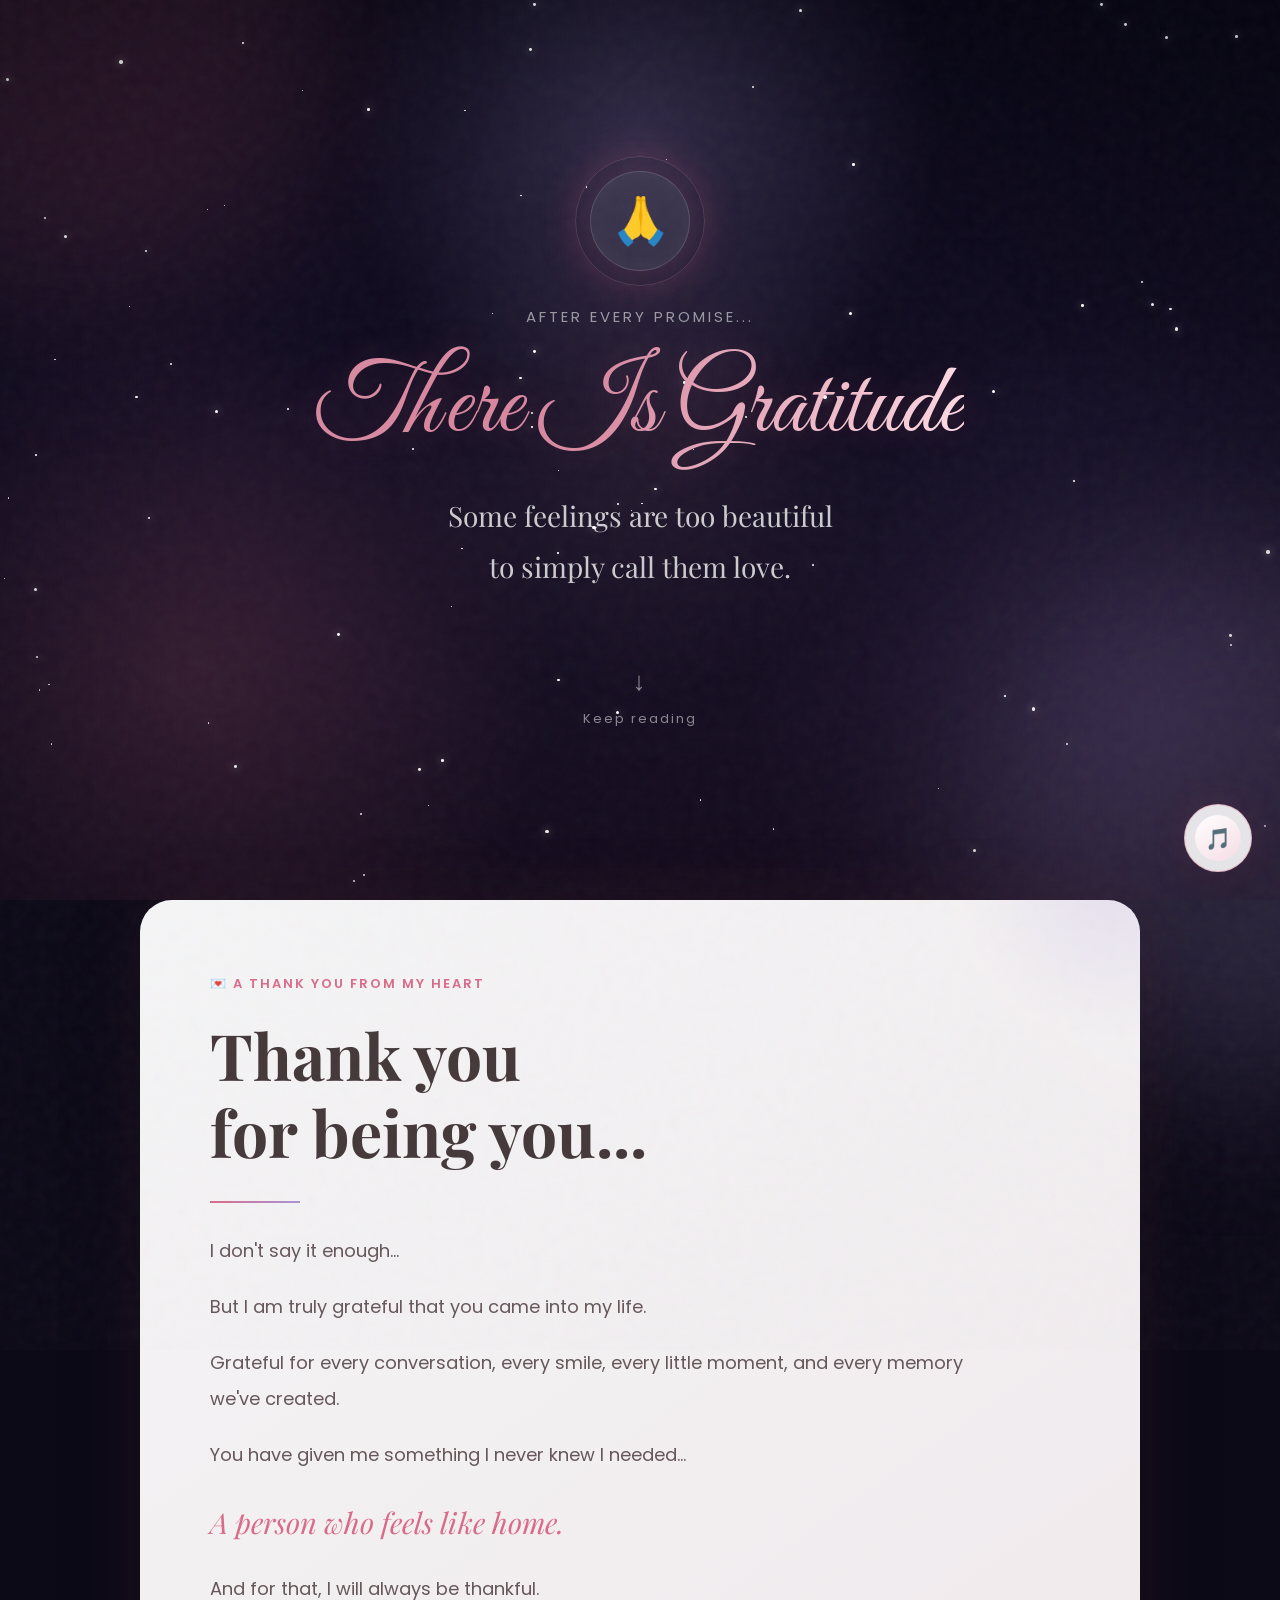
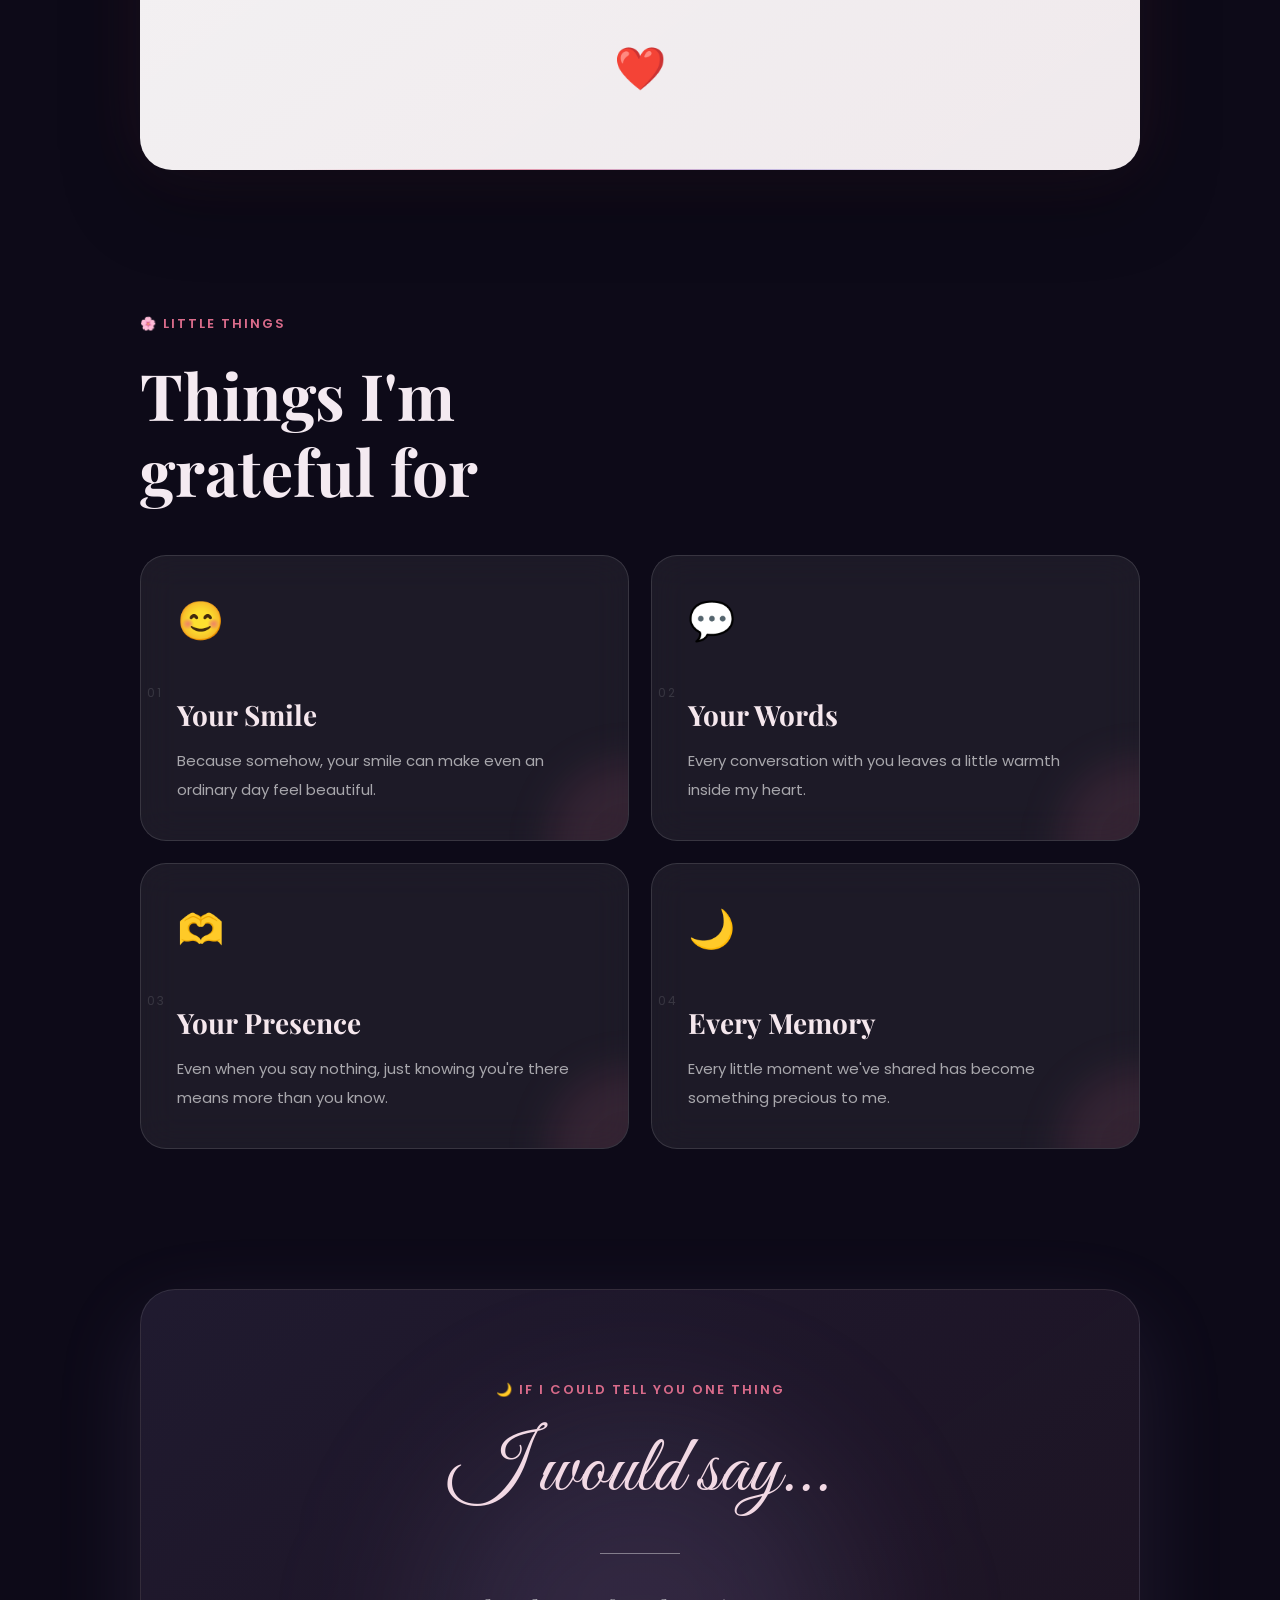
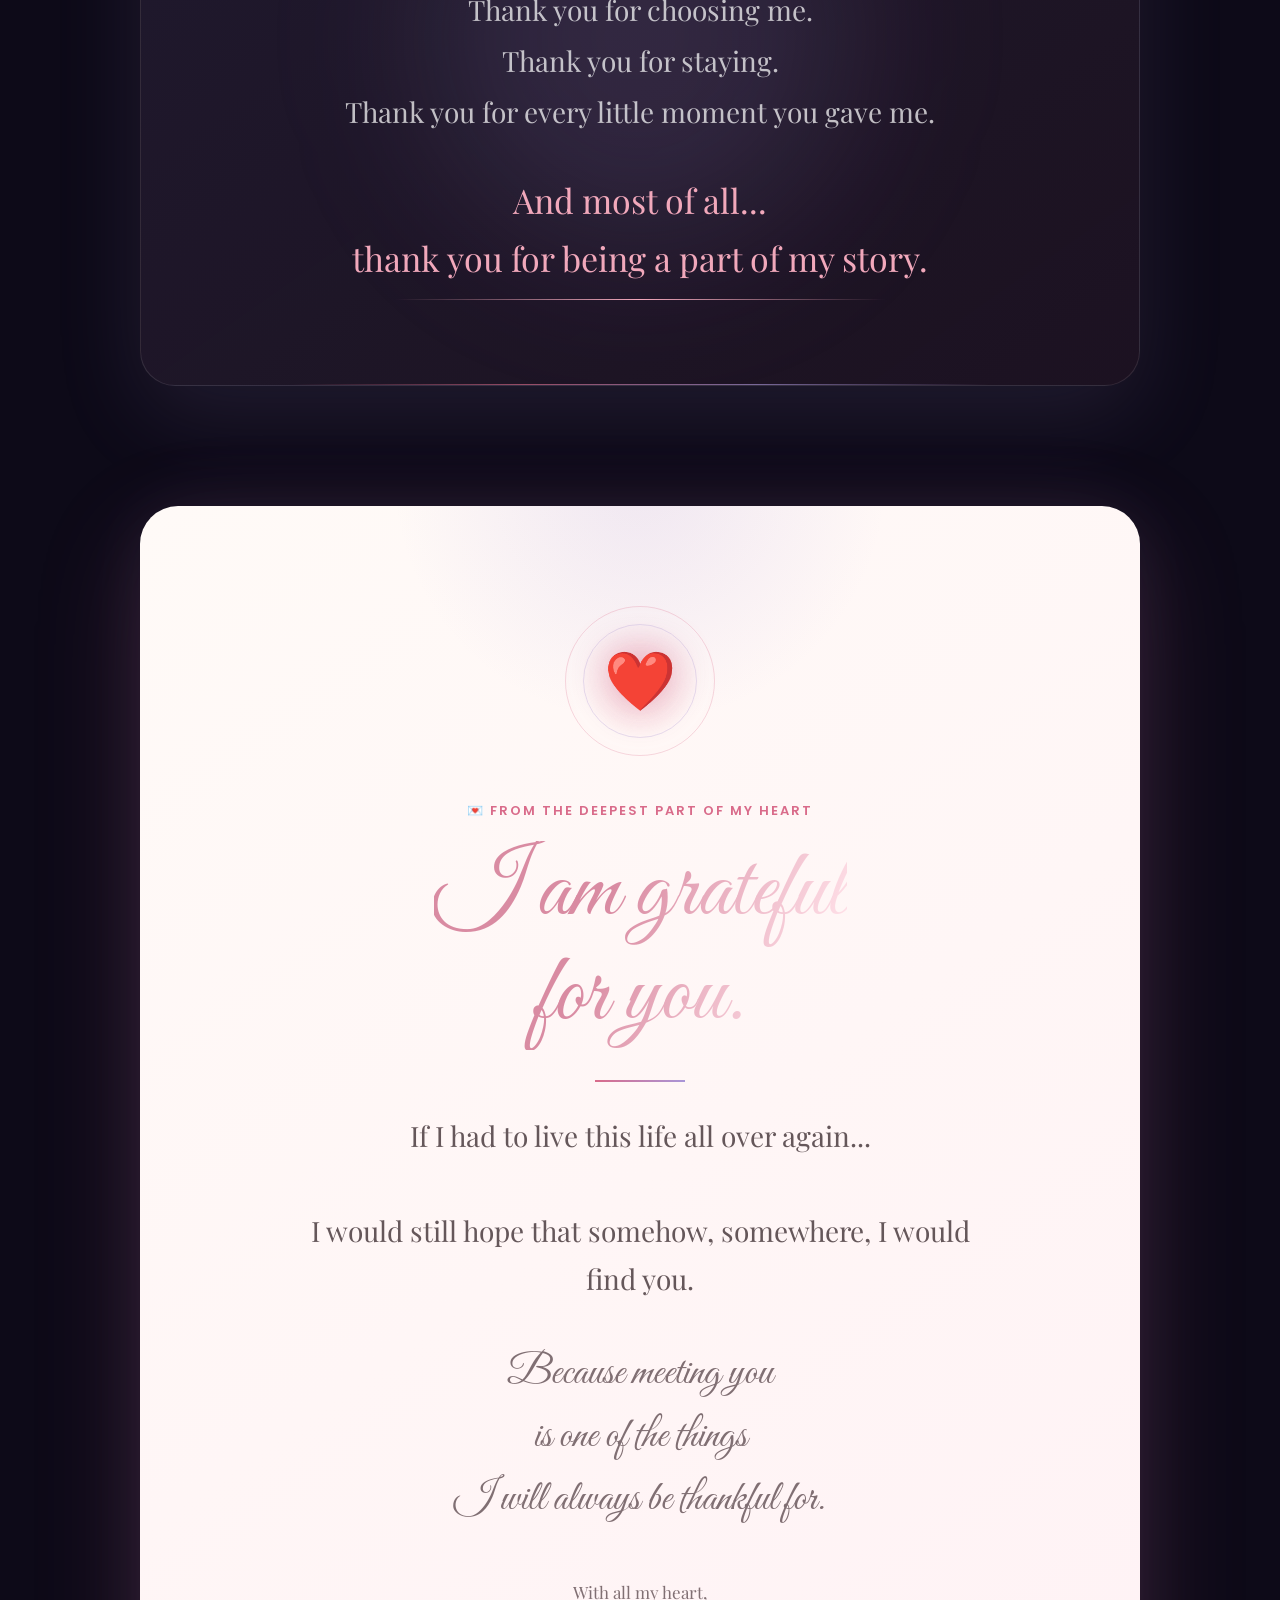
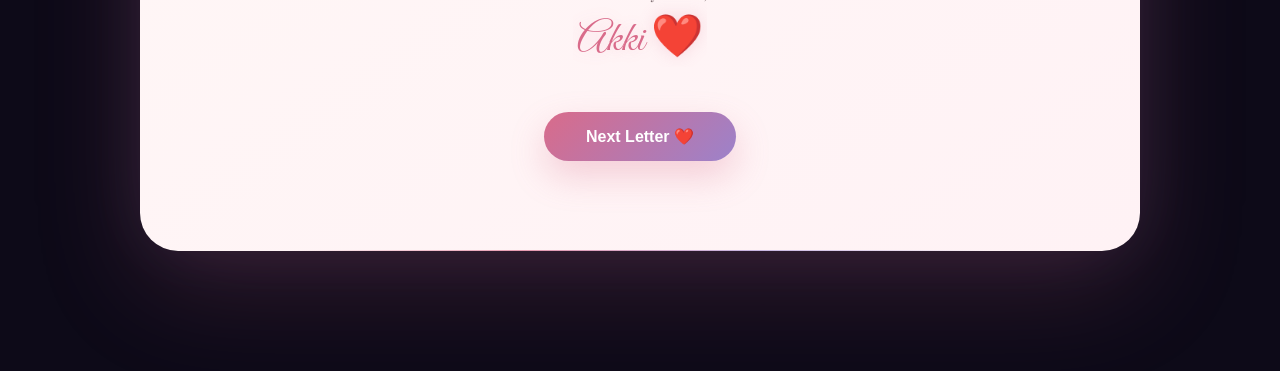
<file: letter6.html>
<!DOCTYPE html>
<html lang="en">

<head>

    <meta charset="UTF-8">

    <meta name="viewport"
          content="width=device-width, initial-scale=1.0">

    <title>Letter 6 🙏❤️</title>

    <link rel="preconnect"
          href="https://fonts.googleapis.com">

    <link rel="preconnect"
          href="https://fonts.gstatic.com"
          crossorigin>

    <link href="https://fonts.googleapis.com/css2?family=Great+Vibes&family=Playfair+Display:wght@400;500;600;700&family=Poppins:wght@300;400;500;600&display=swap"
          rel="stylesheet">

    <link rel="icon"
          type="image/png"
          href="favicon.png">

    <link rel="stylesheet"
          href="letter6.css">

</head>


<body class="letter6-page">

    <!-- =========================================
         PAGE TRANSITION
    ========================================== -->

    <div id="pageTransition"></div>


    <!-- =========================================
         BACKGROUND
    ========================================== -->

    <div class="l6-background"></div>

    <div class="l6-glow glow-one"></div>
    <div class="l6-glow glow-two"></div>


    <!-- =========================================
         STARS
    ========================================== -->

    <div id="l6Stars"></div>


    <!-- =========================================
         FLOATING PETALS
    ========================================== -->

    <div id="l6Petals"></div>


    <!-- =========================================
         FLOATING HEARTS
    ========================================== -->

    <div id="floatingHearts"></div>


    <!-- =========================================
         MAIN CONTENT
    ========================================== -->

    <main class="letter6-container">


        <!-- =====================================
             HERO
        ====================================== -->

        <section class="gratitude-hero reveal">

            <div class="hero-symbol">
                🙏
            </div>

            <p class="hero-small">
                After every promise...
            </p>

            <h1>
                There Is Gratitude
            </h1>

            <p class="hero-text">
                Some feelings are too beautiful
                <br>
                to simply call them love.
            </p>

            <div class="scroll-hint">

                <span>↓</span>

                Keep reading

            </div>

        </section>



        <!-- =====================================
             MAIN LETTER
        ====================================== -->

        <section class="gratitude-letter reveal">

            <span class="section-label">
                💌 A Thank You From My Heart
            </span>

            <h2>
                Thank you
                <br>
                for being you...
            </h2>

            <div class="gold-divider"></div>


            <div class="gratitude-text">

                <p>
                    I don't say it enough...
                </p>

                <p>
                    But I am truly grateful
                    that you came into my life.
                </p>

                <p>
                    Grateful for every conversation,
                    every smile,
                    every little moment,
                    and every memory we've created.
                </p>

                <p>
                    You have given me something
                    I never knew I needed...
                </p>

                <p class="highlight">
                    A person who feels like home.
                </p>

                <p>
                    And for that,
                    I will always be thankful.
                </p>

            </div>


            <div class="gratitude-heart">
                ❤️
            </div>

        </section>



        <!-- =====================================
             THINGS I'M GRATEFUL FOR
        ====================================== -->

        <section class="grateful-things reveal">

            <span class="section-label">
                🌸 Little Things
            </span>

            <h2>
                Things I'm
                <br>
                grateful for
            </h2>


            <div class="gratitude-grid">


                <article class="gratitude-card">

                    <div class="card-icon">
                        😊
                    </div>

                    <span class="card-number">
                        01
                    </span>

                    <h3>
                        Your Smile
                    </h3>

                    <p>
                        Because somehow,
                        your smile can make
                        even an ordinary day
                        feel beautiful.
                    </p>

                </article>



                <article class="gratitude-card">

                    <div class="card-icon">
                        💬
                    </div>

                    <span class="card-number">
                        02
                    </span>

                    <h3>
                        Your Words
                    </h3>

                    <p>
                        Every conversation with you
                        leaves a little warmth
                        inside my heart.
                    </p>

                </article>



                <article class="gratitude-card">

                    <div class="card-icon">
                        🫶
                    </div>

                    <span class="card-number">
                        03
                    </span>

                    <h3>
                        Your Presence
                    </h3>

                    <p>
                        Even when you say nothing,
                        just knowing you're there
                        means more than you know.
                    </p>

                </article>



                <article class="gratitude-card">

                    <div class="card-icon">
                        🌙
                    </div>

                    <span class="card-number">
                        04
                    </span>

                    <h3>
                        Every Memory
                    </h3>

                    <p>
                        Every little moment
                        we've shared has become
                        something precious to me.
                    </p>

                </article>


            </div>

        </section>



        <!-- =====================================
             REFLECTION
        ====================================== -->

        <section class="gratitude-reflection reveal">

            <div class="reflection-glow"></div>

            <span class="section-label">
                🌙 If I Could Tell You One Thing
            </span>

            <h2>
                I would say...
            </h2>

            <div class="reflection-line"></div>

            <p>
                Thank you for choosing me.
            </p>

            <p>
                Thank you for staying.
            </p>

            <p>
                Thank you for every little
                moment you gave me.
            </p>

            <p class="reflection-highlight">
                And most of all...
                <br>
                thank you for being
                a part of my story.
            </p>

        </section>



        <!-- =====================================
             FINAL GRATITUDE
        ====================================== -->

        <section class="final-gratitude reveal">

            <div class="final-orbit">

                <div class="orbit-ring ring-one"></div>
                <div class="orbit-ring ring-two"></div>

                <div class="final-heart">
                    ❤️
                </div>

            </div>


            <span class="section-label">
                💌 From The Deepest Part Of My Heart
            </span>


            <h2>
                I am grateful
                <br>
                for you.
            </h2>


            <div class="gold-divider"></div>


            <p class="final-message">
                If I had to live this life
                all over again...
                <br><br>
                I would still hope
                that somehow,
                somewhere,
                I would find you.
            </p>


            <p class="forever-line">
                Because meeting you
                <br>
                is one of the things
                <br>
                I will always be thankful for.
            </p>


            <div class="signature">

                With all my heart,

                <span>
                    Akki ❤️
                </span>

            </div>


            <button id="nextLetterBtn">
                Next Letter ❤️
            </button>

        </section>


    </main>



    <!-- =========================================
         AUDIO
    ========================================== -->

    <audio id="bgMusic"
           loop
           preload="auto">

        <source
            src="music/bg.mp3"
            type="audio/mpeg">

    </audio>


    <audio id="paperSound"
           preload="auto">

        <source
            src="sounds/paper-open.mp3"
            type="audio/mpeg">

    </audio>


    <audio id="clickSound"
           preload="auto">

        <source
            src="sounds/click copy.mp3"
            type="audio/mpeg">

    </audio>


    <audio id="transitionSound"
           preload="auto">

        <source
            src="sounds/whoosh.mp3"
            type="audio/mpeg">

    </audio>



    <!-- =========================================
         MUSIC BUTTON
    ========================================== -->

    <div id="musicBtn"
         class="music-player">

        <span class="music-ring"></span>

        <span class="wave wave1"></span>
        <span class="wave wave2"></span>
        <span class="wave wave3"></span>

        <div class="music-disc">
            🎵
        </div>

    </div>



    <!-- =========================================
         JAVASCRIPT
    ========================================== -->

    <script src="letter6.js"></script>

    <script src="music/music.js"></script>


</body>

</html>
</file>
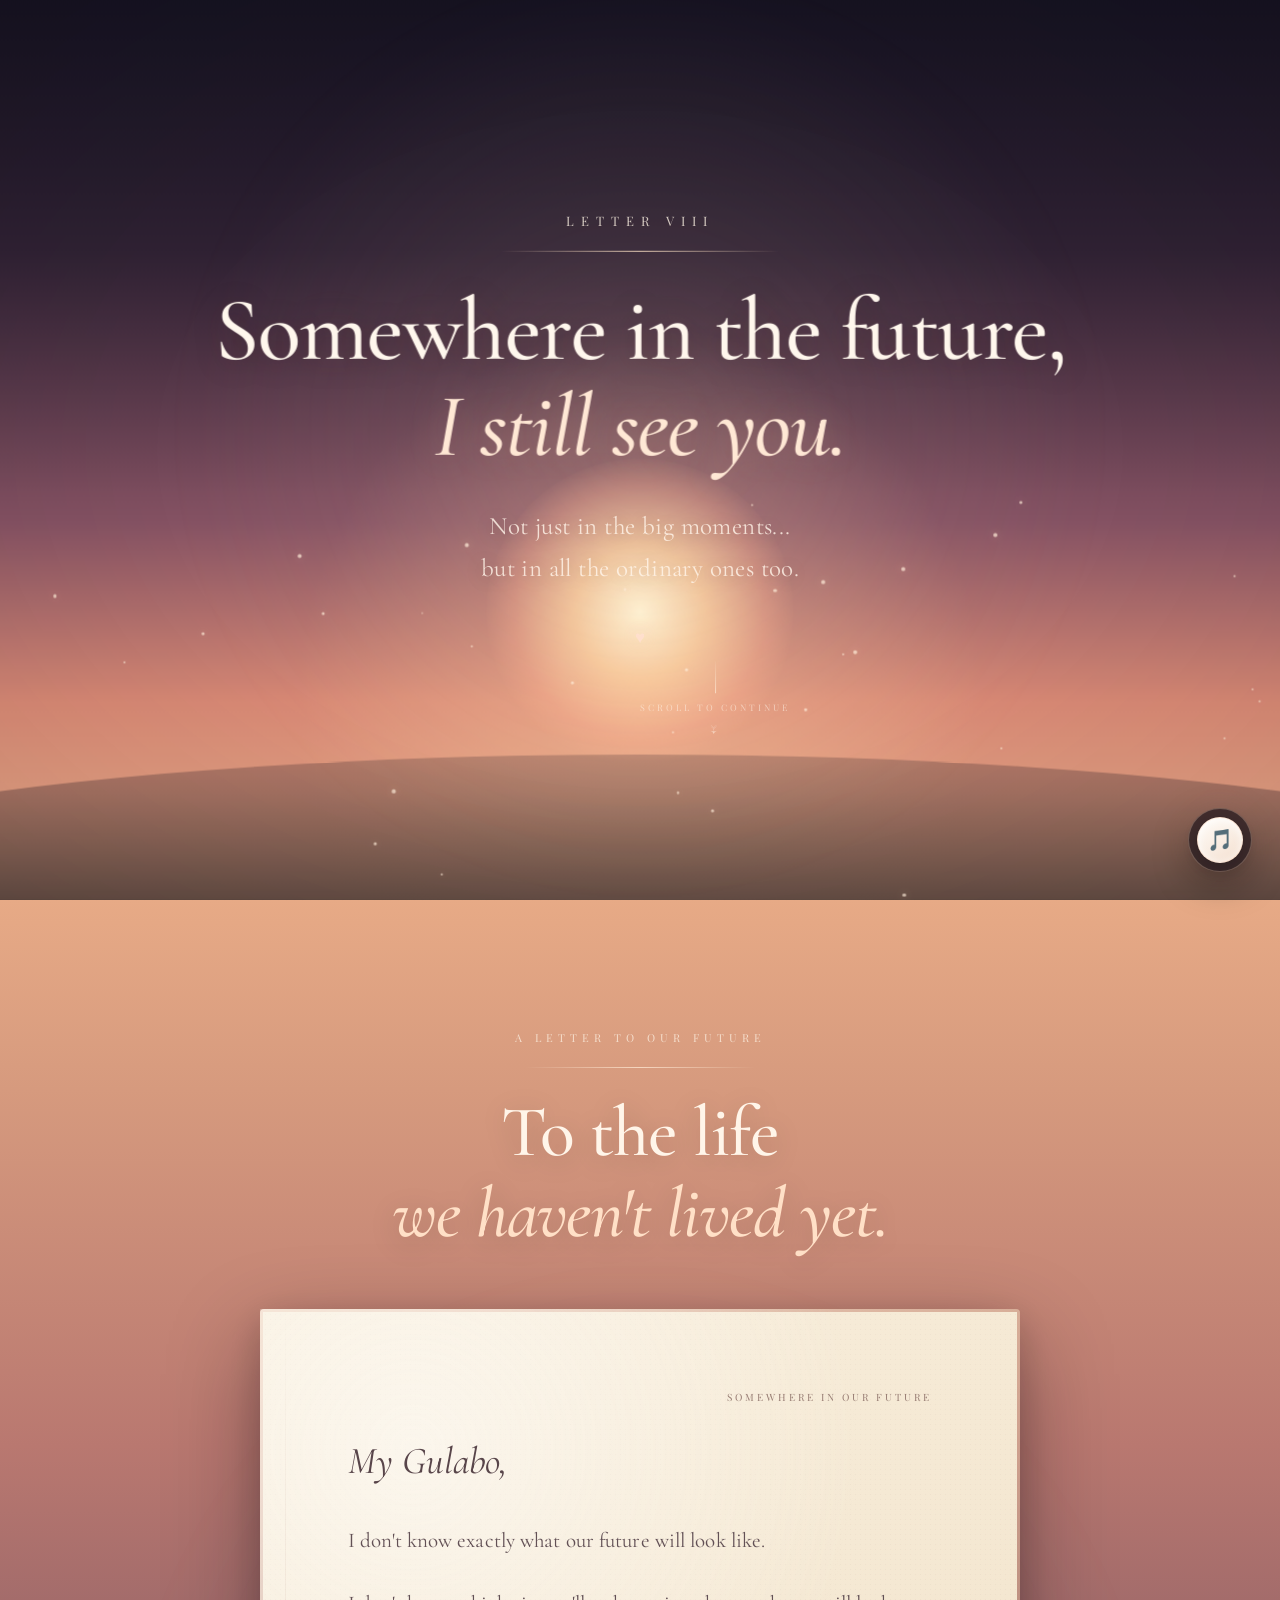
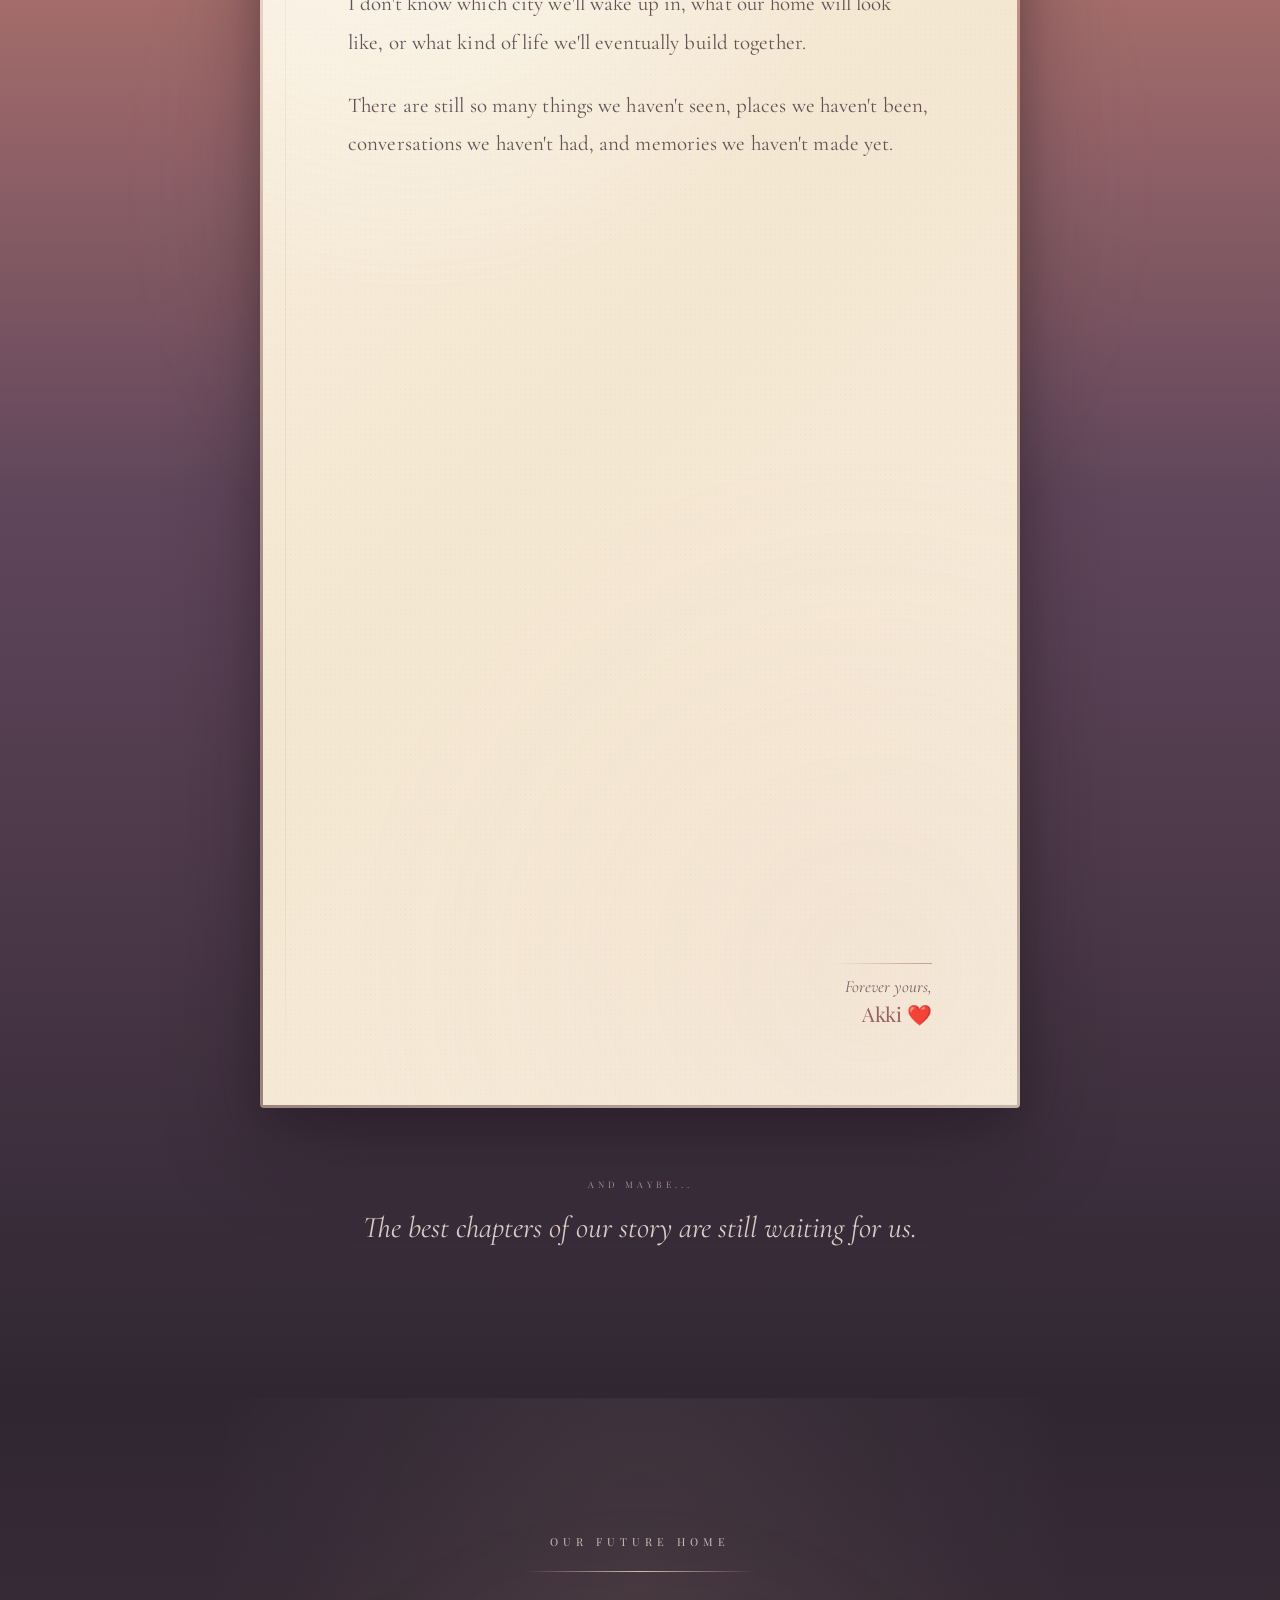
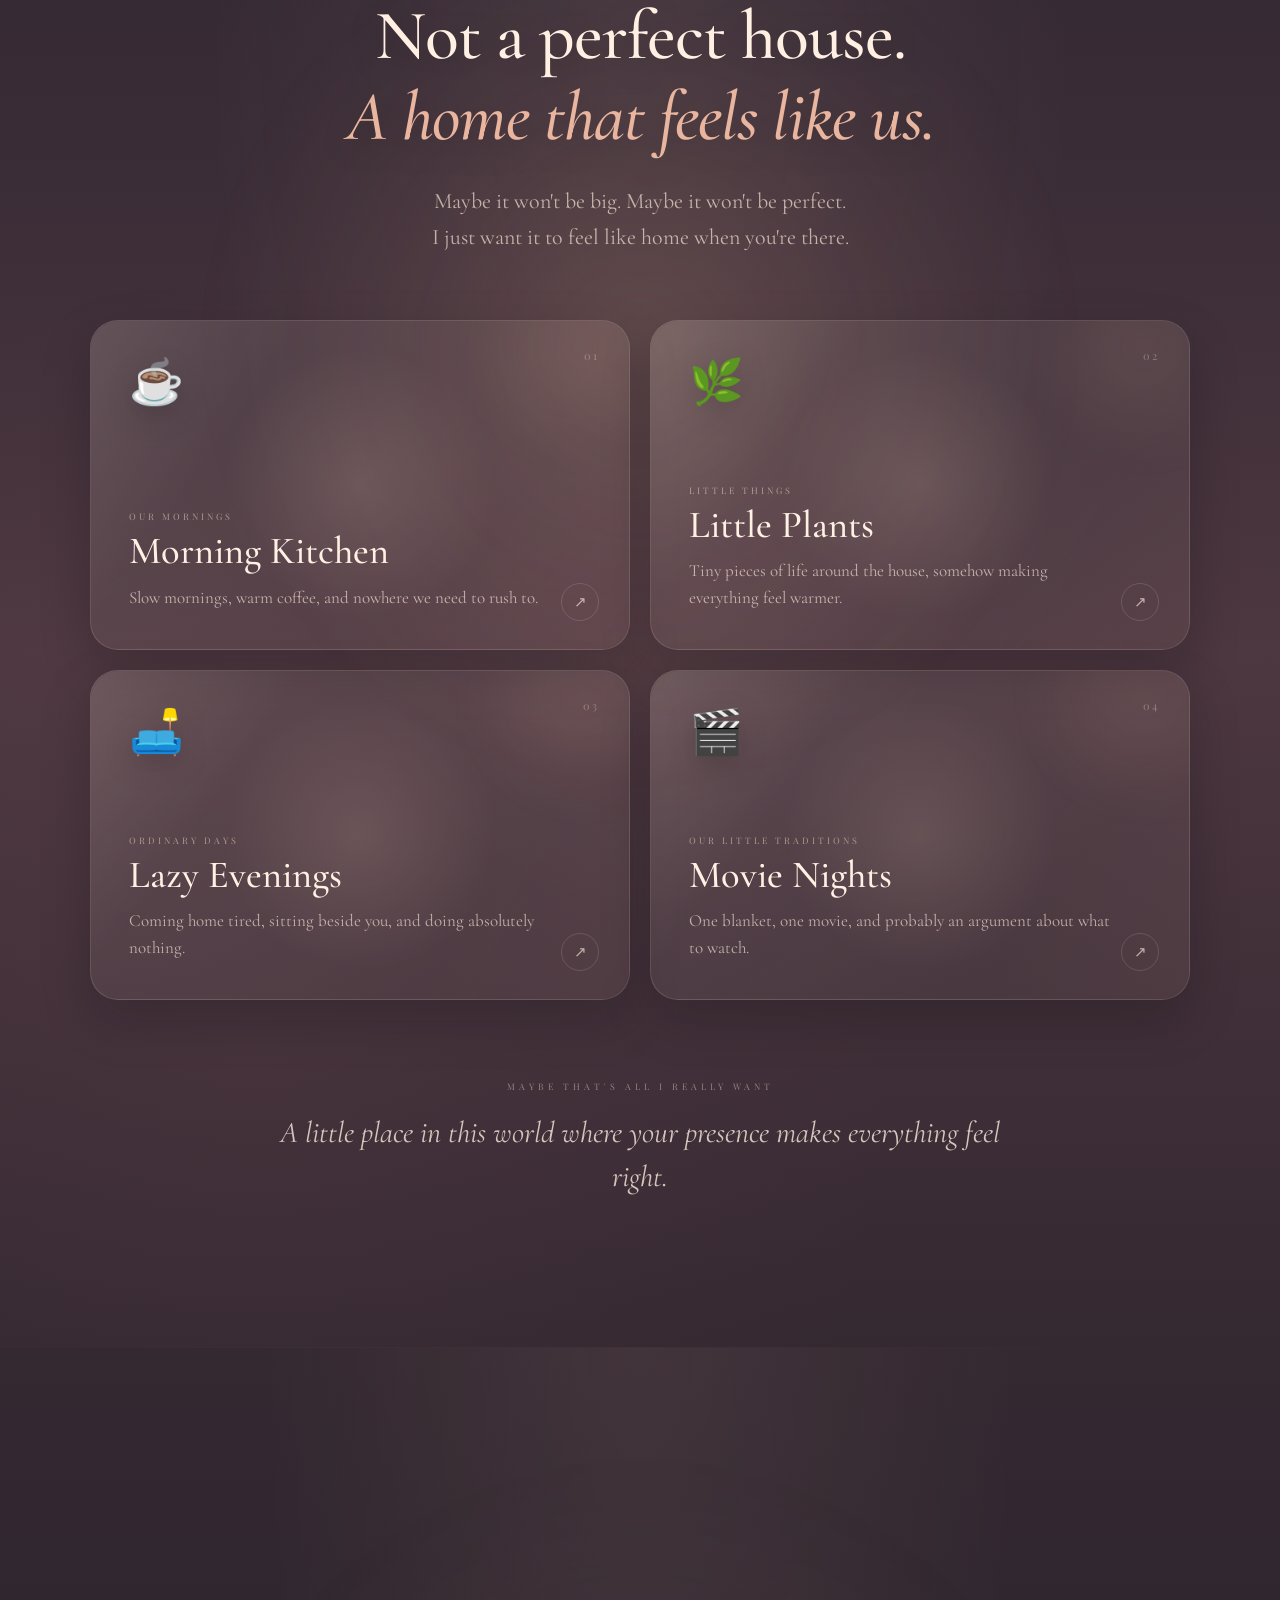
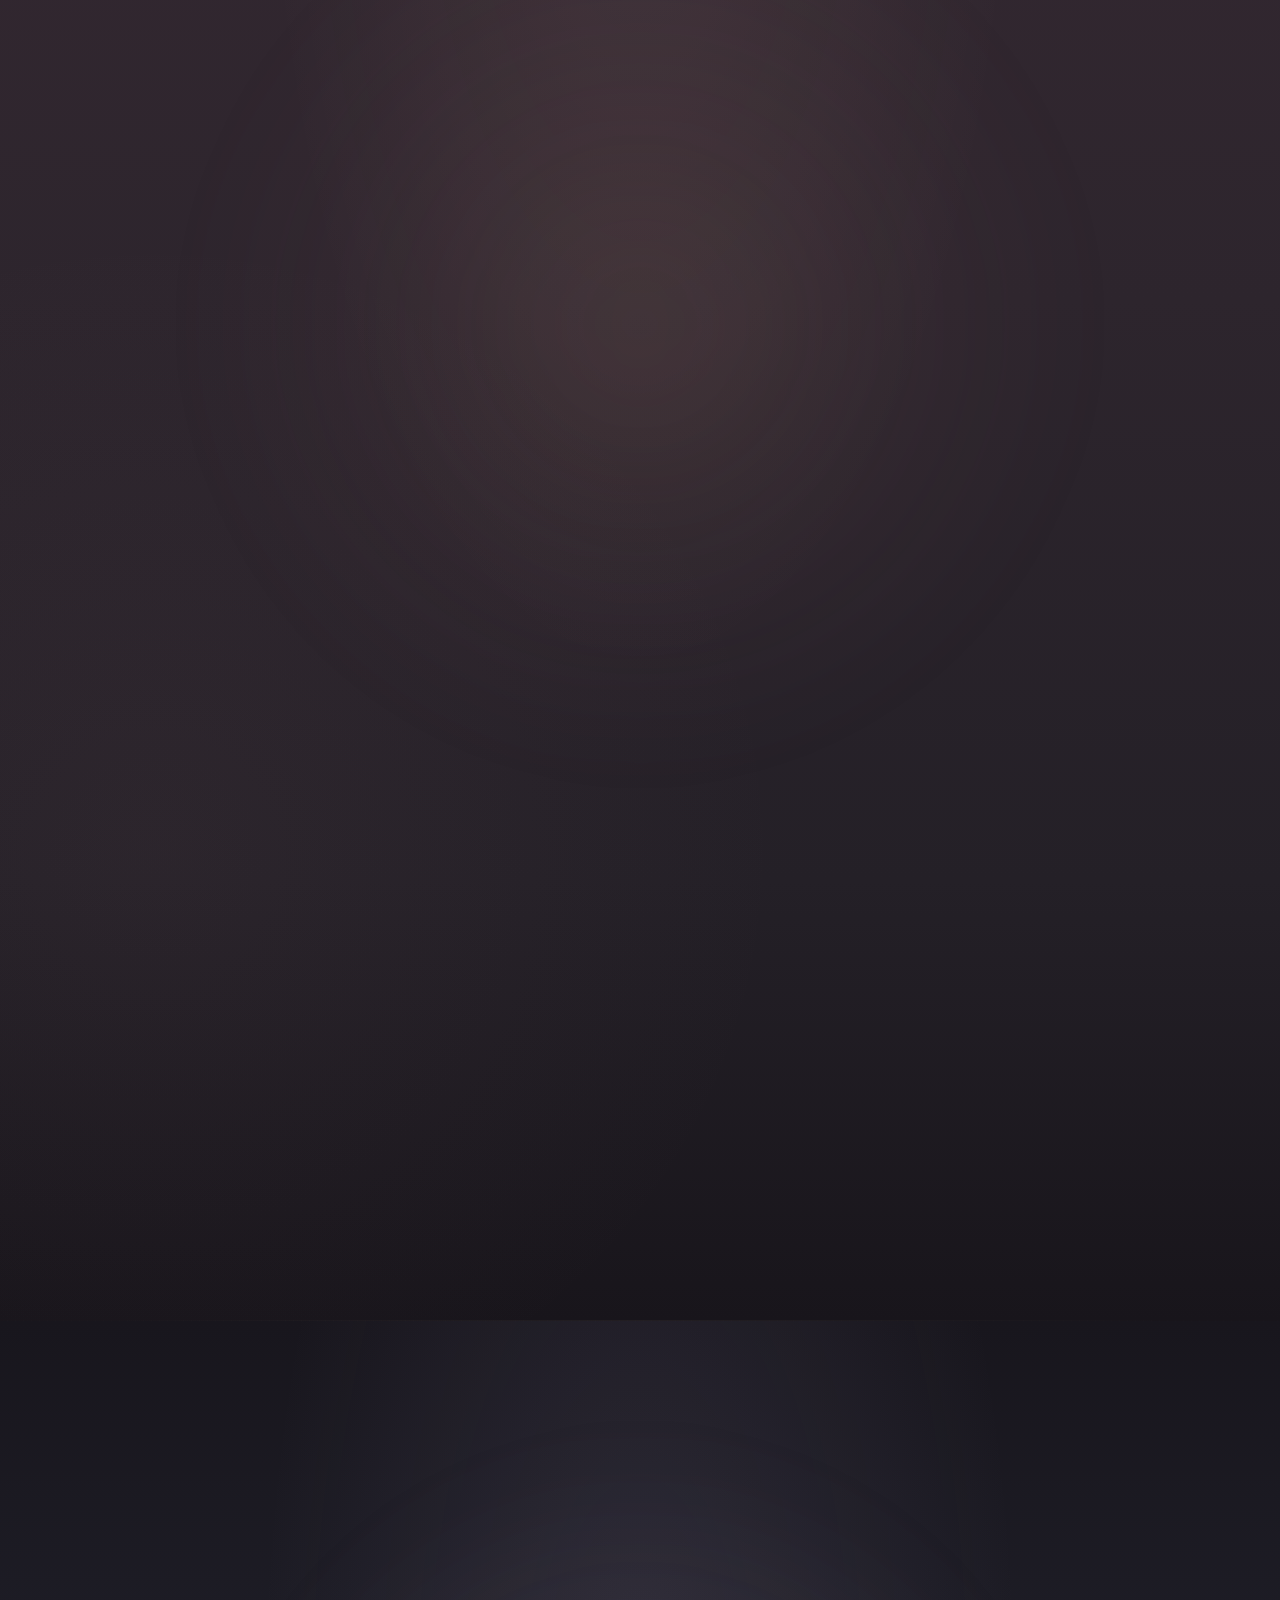
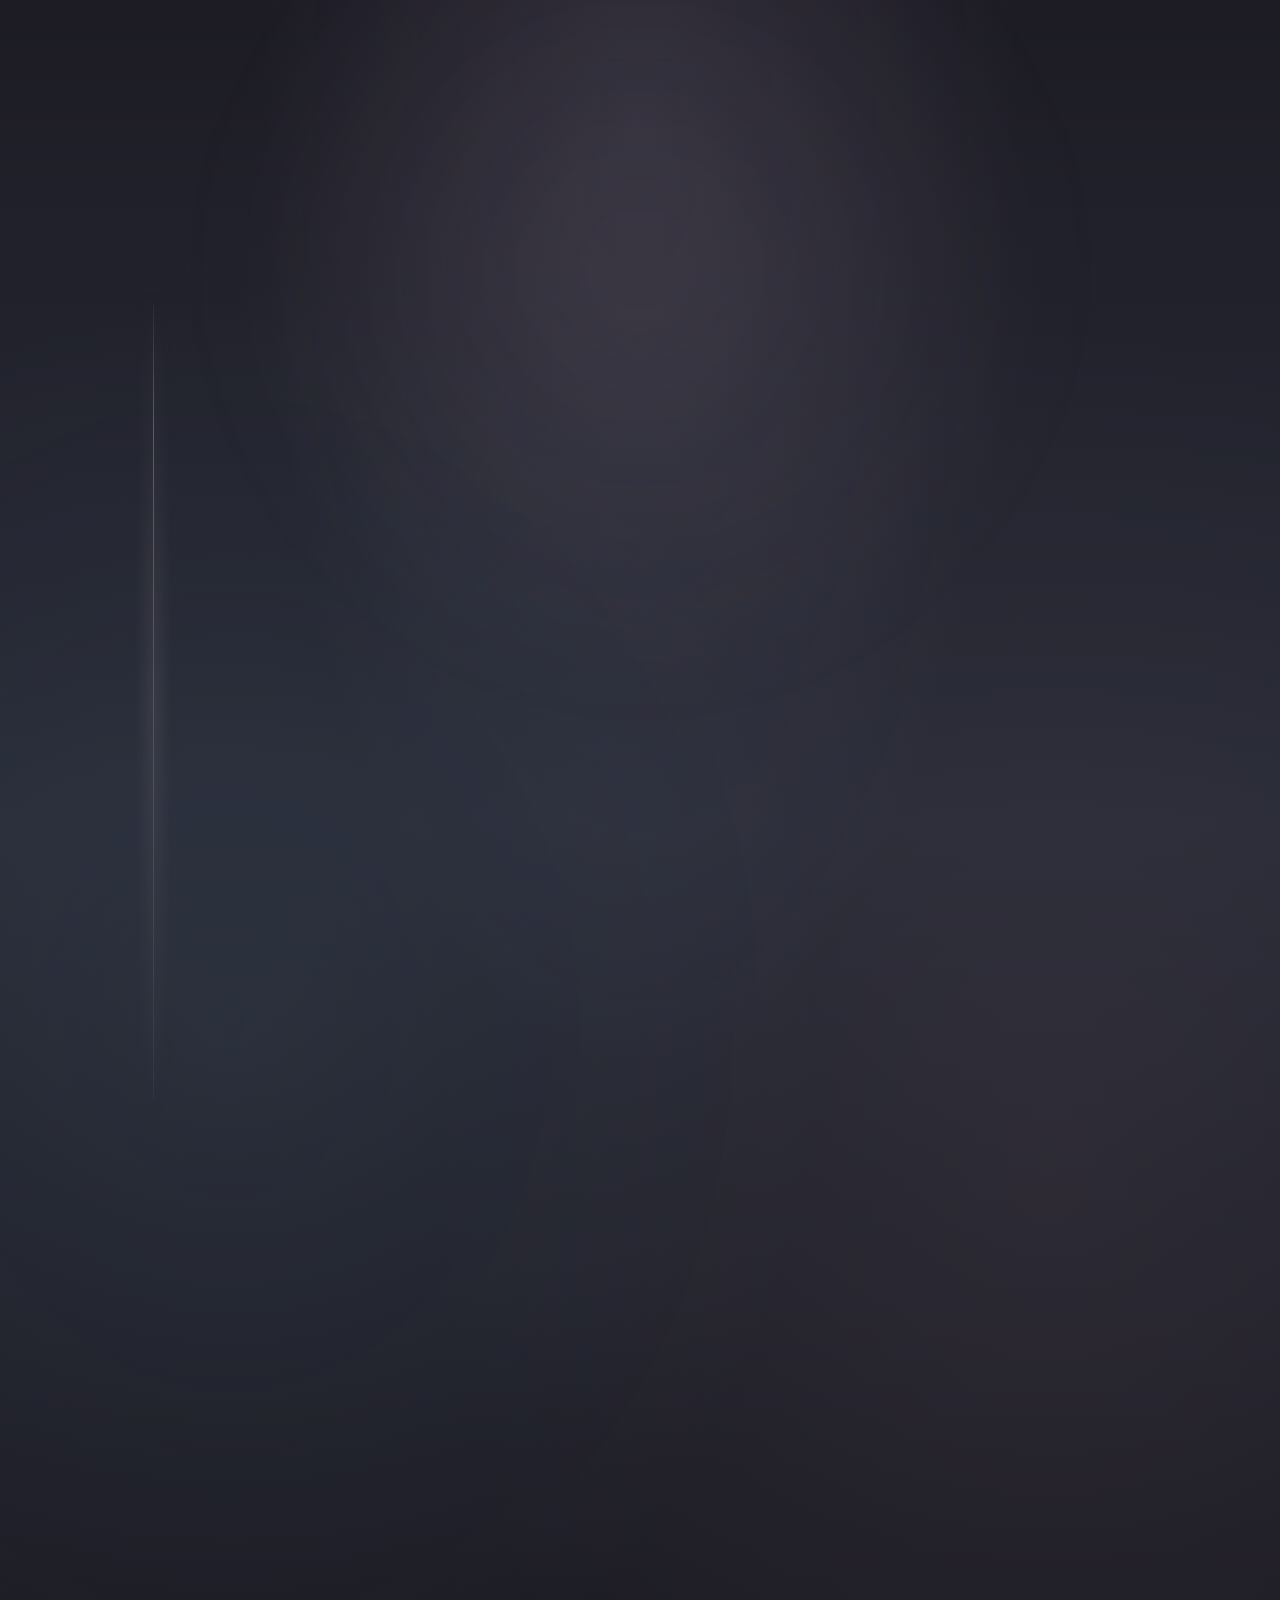
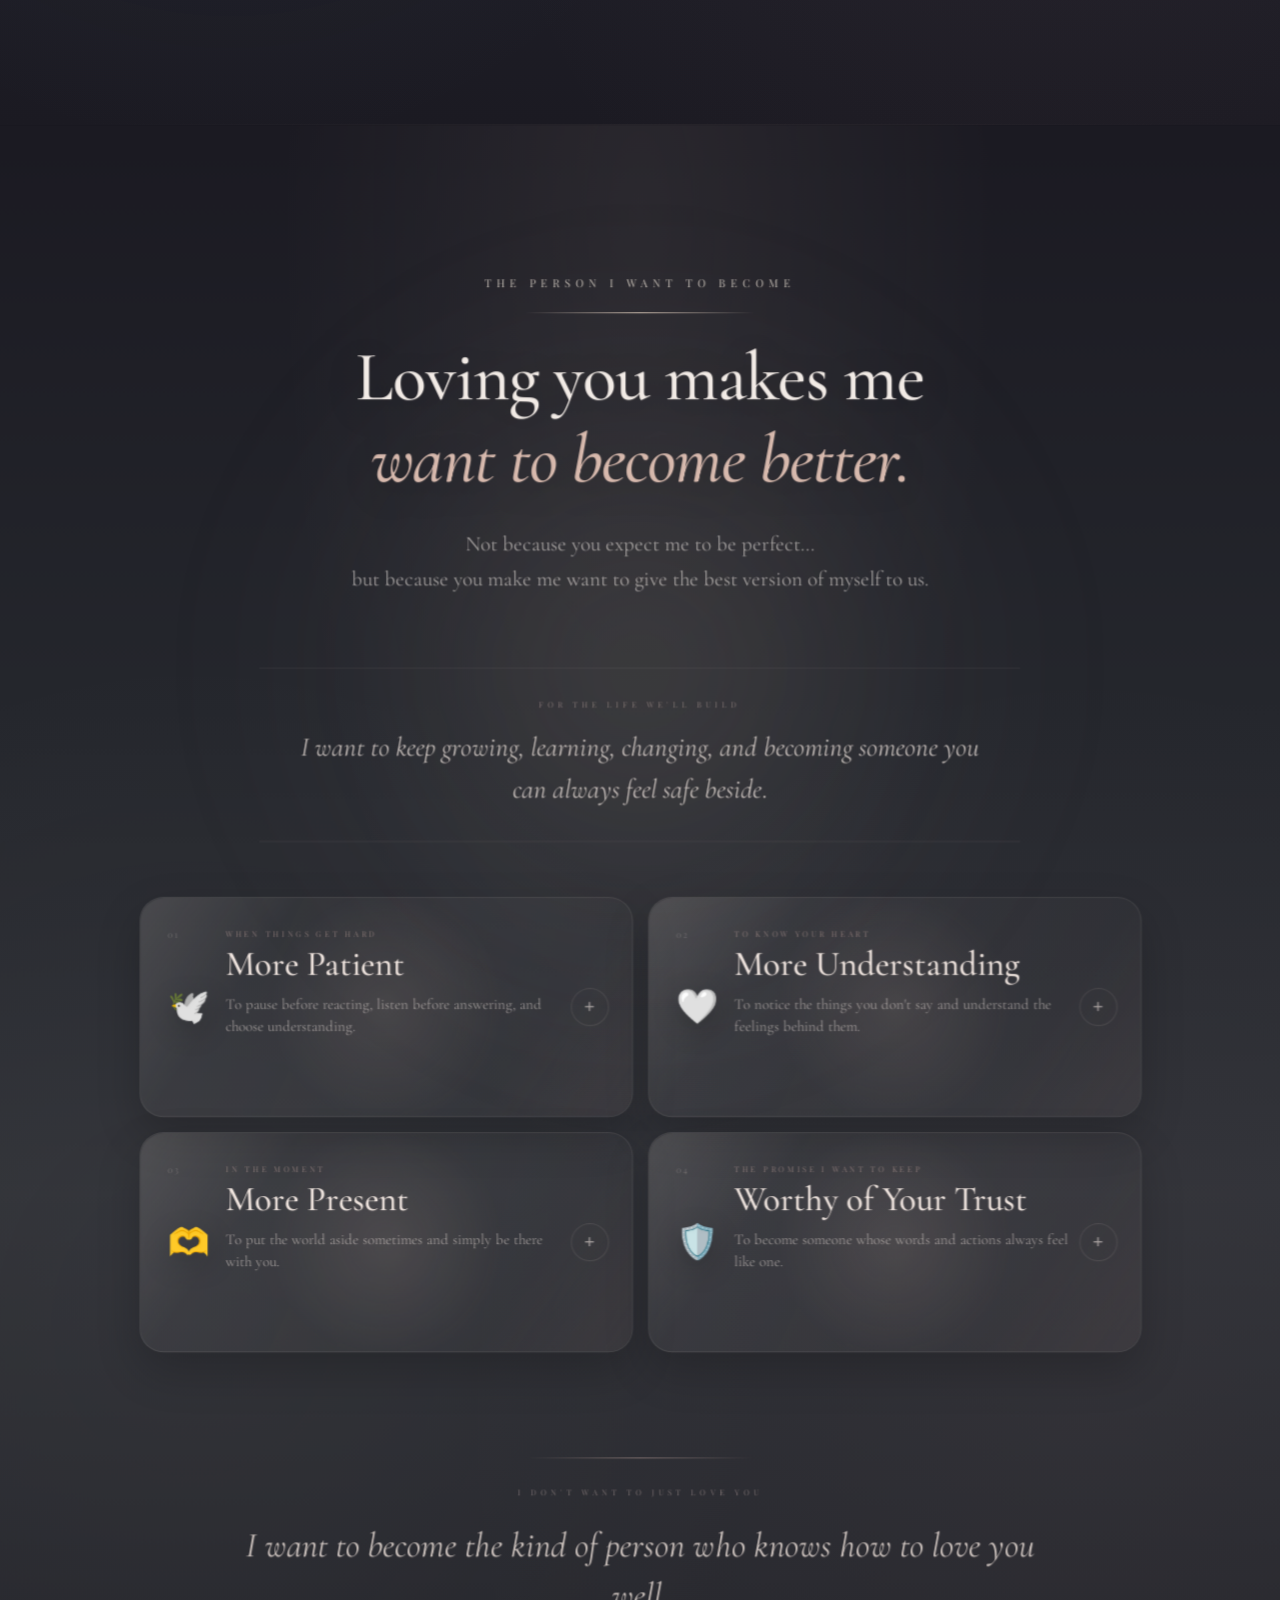
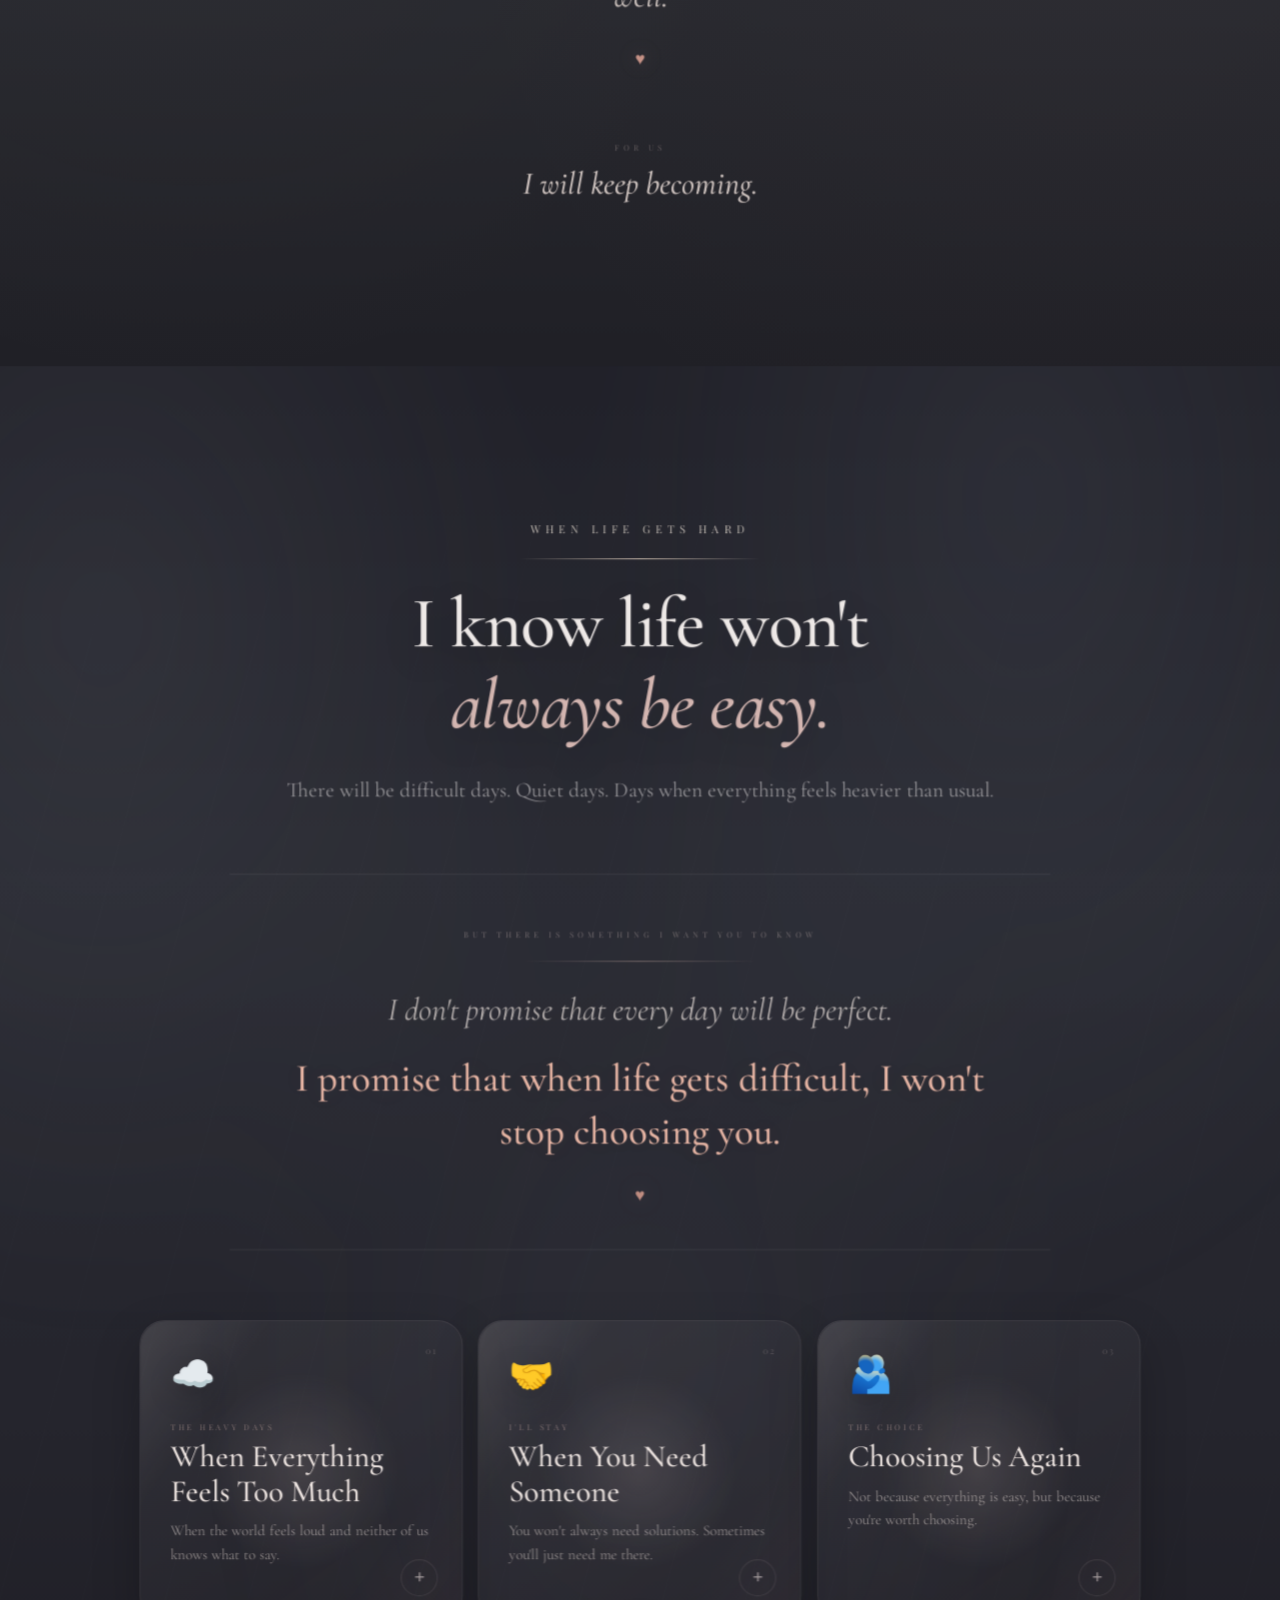
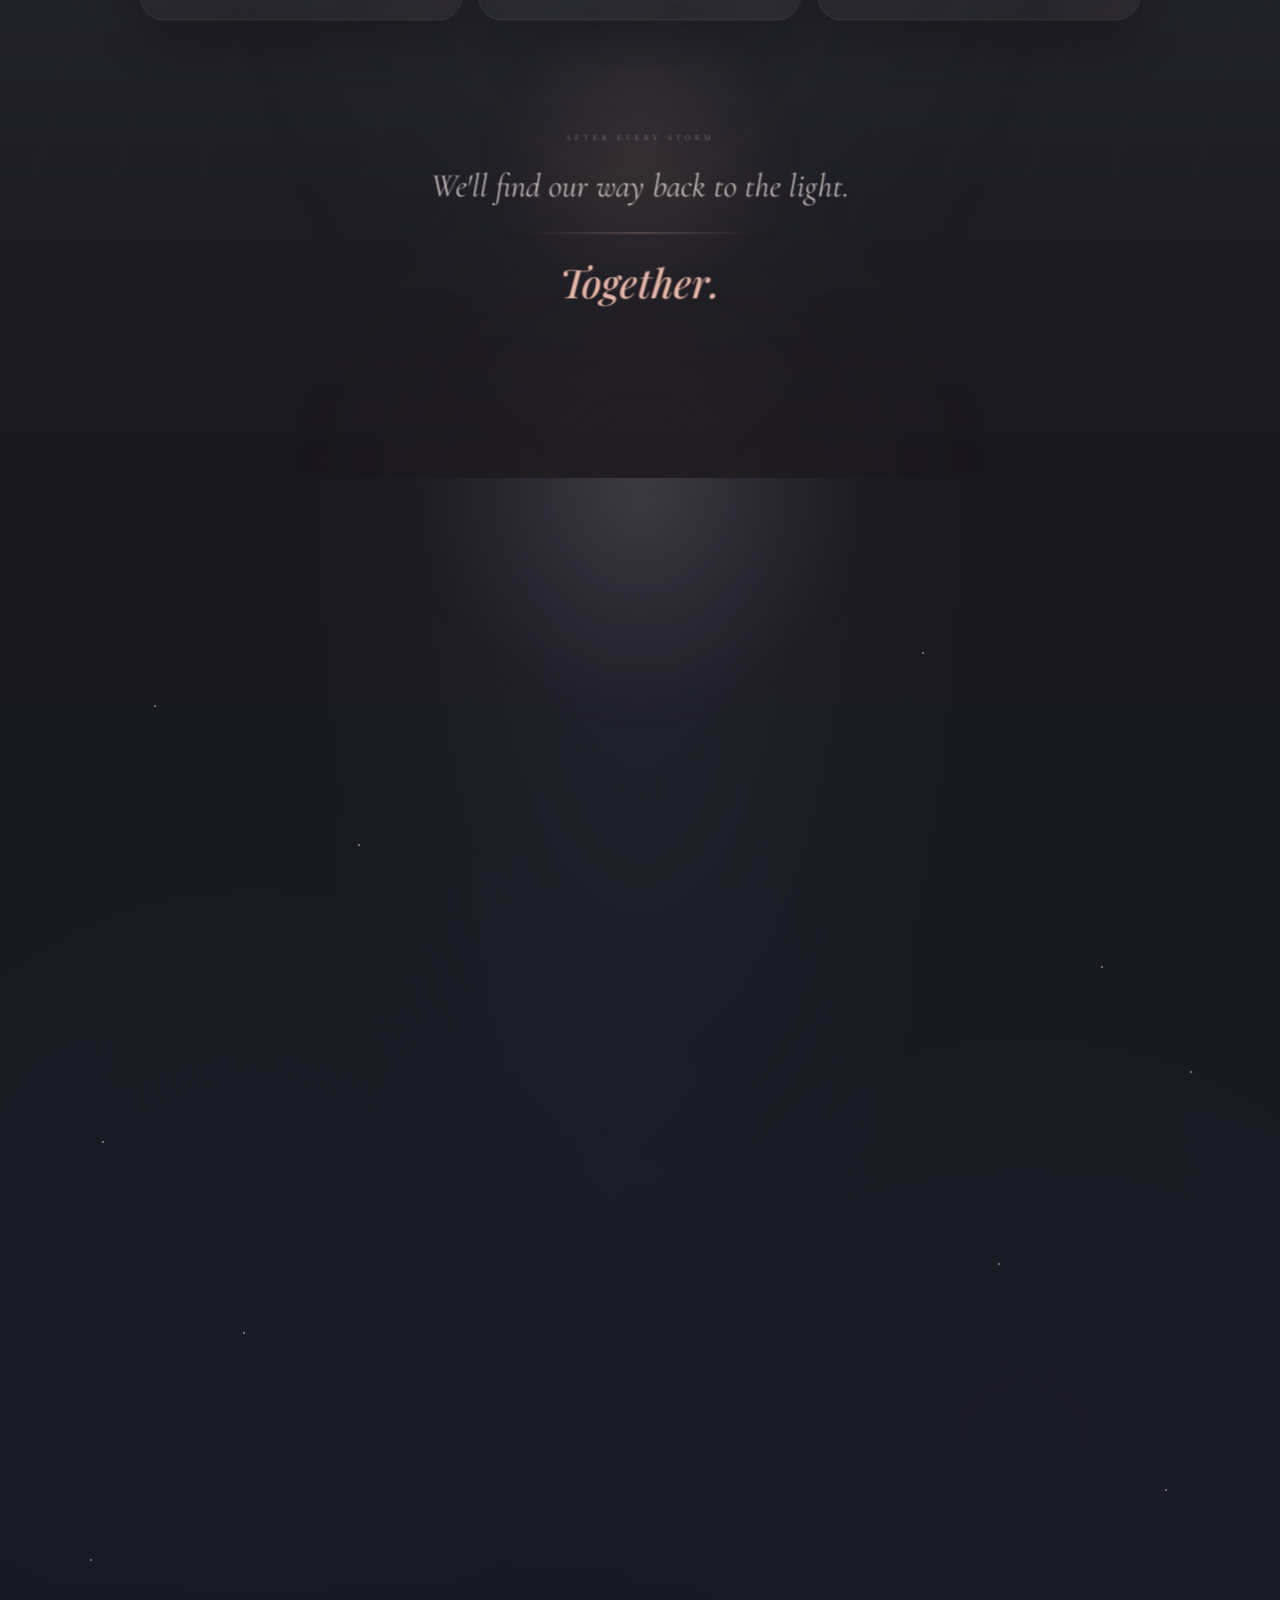
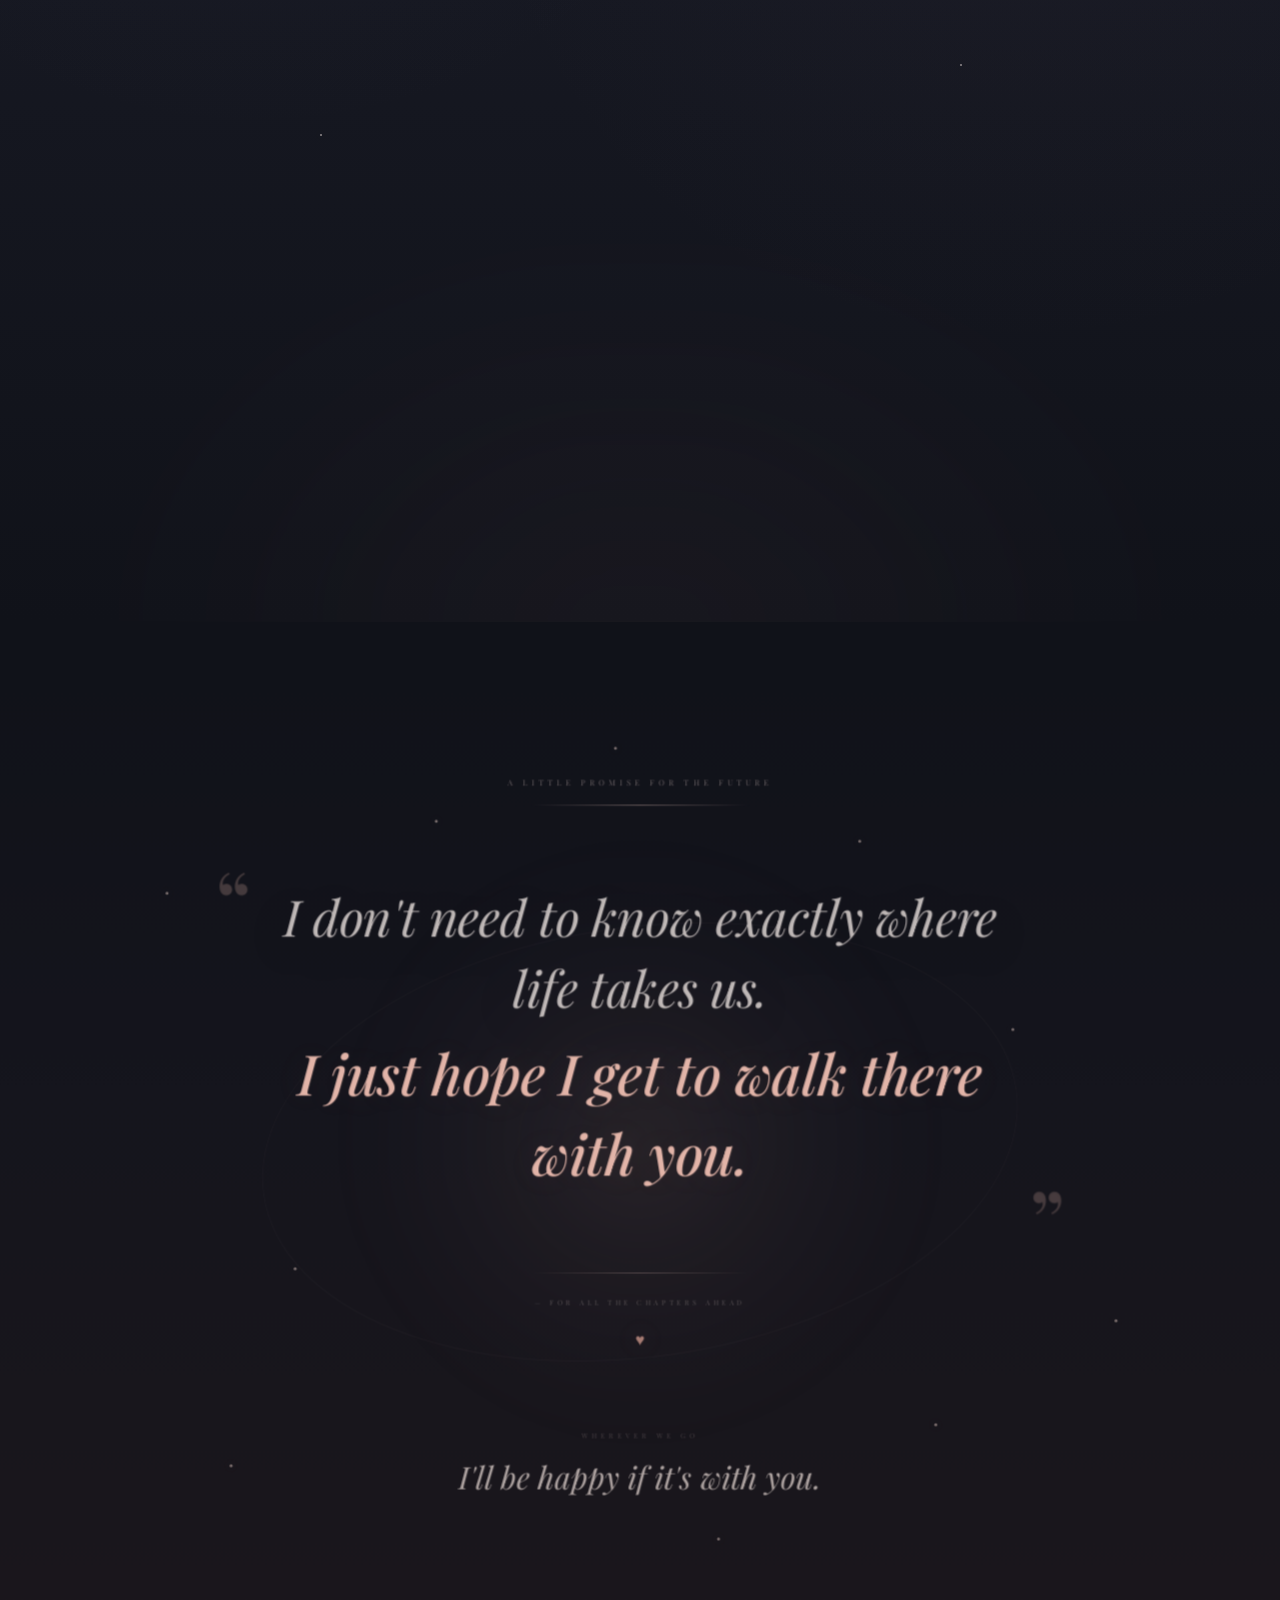
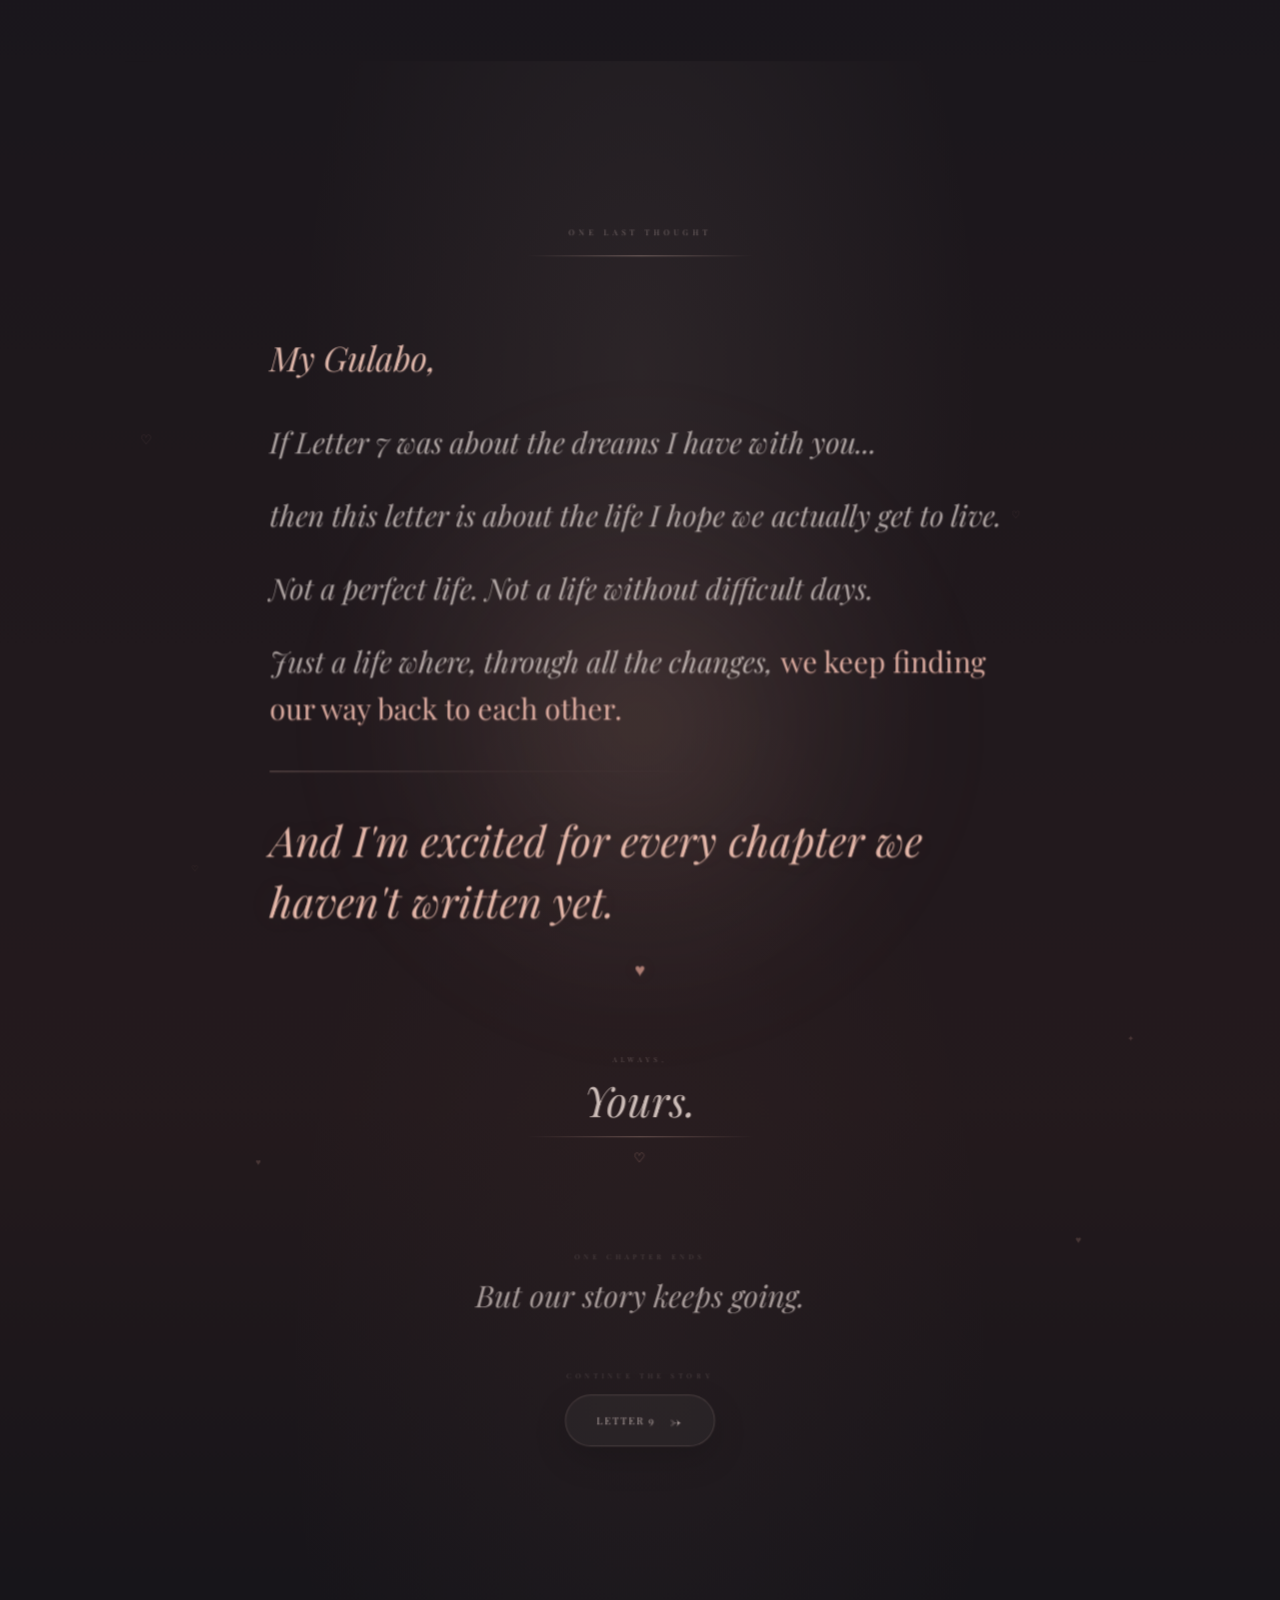
<file: letter8.html>
<!DOCTYPE html>
<html lang="en">
<head>
    <meta charset="UTF-8">
    <meta name="viewport" content="width=device-width, initial-scale=1.0">

    <title>Letter 8 — Future Together ❤️</title>

    <link
    rel="icon"
    href="data:image/svg+xml,<svg xmlns=%22http://www.w3.org/2000/svg%22 viewBox=%220 0 100 100%22><text y=%22.9em%22 font-size=%2290%22>🔮</text></svg>"
>

    <link rel="preconnect" href="https://fonts.googleapis.com">
    <link rel="preconnect" href="https://fonts.gstatic.com" crossorigin>

    <link href="https://fonts.googleapis.com/css2?family=Cormorant+Garamond:wght@400;500;600;700&family=Playfair+Display:wght@400;500;600&display=swap" rel="stylesheet">

    <link rel="stylesheet" href="letter8.css">
</head>

<body class="letter8-page">

    <!-- =========================================
         LETTER 8 — FUTURE TOGETHER
         STEP 8.1 — HERO
    ========================================== -->

    <main class="future-page">

        <!-- HERO -->
        <section class="future-hero" id="futureHero">

            <!-- Cinematic atmosphere -->
            <div class="future-sky"></div>
            <div class="future-sun"></div>
            <div class="future-horizon"></div>

            <!-- Atmospheric particles -->
            <div class="future-particles" id="futureParticles"></div>

            <!-- Soft light -->
            <div class="future-light"></div>

            <!-- Hero content -->
            <div class="future-hero-content">

                <span class="future-eyebrow">
                    LETTER VIII
                </span>

                <div class="future-divider"></div>

                <h1>
                    Somewhere in the future,
                    <span>I still see you.</span>
                </h1>

                <p>
                    Not just in the big moments...
                    <br>
                    but in all the ordinary ones too.
                </p>

                <div class="future-heart">
                    <span>♥</span>
                </div>

                <div class="future-scroll">
                    <span class="scroll-line"></span>
                    <span>SCROLL TO CONTINUE</span>
                    <span class="scroll-arrow">↓</span>
                </div>

            </div>

        </section>


       <!-- =========================================
     8.2 — FUTURE LETTER
========================================== -->

<section class="future-letter-section future-reveal" id="futureLetter">

    <!-- Soft cinematic background -->
    <div class="future-letter-glow"></div>

    <div class="future-letter-container">

        <!-- Section heading -->
        <div class="future-letter-heading">

            <span class="future-section-label">
                A LETTER TO OUR FUTURE
            </span>

            <div class="future-small-divider"></div>

            <h2>
                To the life
                <span>we haven't lived yet.</span>
            </h2>

        </div>


        <!-- Letter paper -->
        <article class="future-letter-paper">

            <div class="letter-paper-light"></div>

            <div class="letter-paper-content">

                <div class="future-letter-date">
                    SOMEWHERE IN OUR FUTURE
                </div>


                <div class="future-letter-greeting">
                    My Gulabo,
                </div>


                <div class="future-letter-body">

                    <p>
                        I don't know exactly what our future
                        will look like.
                    </p>

                    <p>
                        I don't know which city we'll wake up in,
                        what our home will look like, or what kind
                        of life we'll eventually build together.
                    </p>

                    <p>
                        There are still so many things we haven't
                        seen, places we haven't been, conversations
                        we haven't had, and memories we haven't
                        made yet.
                    </p>

                    <p class="future-letter-highlight">
                        But there's one thing I quietly hope
                        never changes...
                    </p>

                    <p class="future-letter-us">
                        Us. ❤️
                    </p>

                    <p>
                        I hope years from now, after life has
                        changed us in a hundred different ways,
                        I still look at you and feel that same
                        little warmth in my heart.
                    </p>

                    <p>
                        I hope we still laugh at the stupidest
                        things, still make plans at midnight,
                        still annoy each other over the smallest
                        things, and still find our way back to
                        each other after difficult days.
                    </p>

                    <p>
                        Because when I imagine the future,
                        I don't imagine a perfect life.
                    </p>

                    <p class="future-letter-final">
                        I imagine a real life...
                        <br>
                        with you in it.
                    </p>

                </div>


                <!-- Signature -->
                <div class="future-letter-signature">

                    <span class="signature-line"></span>

                    <span class="signature-text">
                        Forever yours,
                    </span>

                    <span class="signature-name">
                        Akki ❤️
                    </span>

                </div>

            </div>

        </article>


        <!-- Bottom emotional line -->
        <div class="future-letter-after">

            <span>AND MAYBE...</span>

            <p>
                The best chapters of our story
                are still waiting for us.
            </p>

        </div>

    </div>

</section>

<!-- =========================================
     8.3 — OUR FUTURE HOME
========================================== -->

<section class="future-home-section future-reveal" id="futureHome">

    <!-- Ambient atmosphere -->
    <div class="future-home-glow"></div>
    <div class="future-home-light"></div>

    <div class="future-home-container">

        <!-- Section heading -->
        <div class="future-home-heading">

            <span class="future-section-label">
                OUR FUTURE HOME
            </span>

            <div class="future-small-divider"></div>

            <h2>
                Not a perfect house.
                <span>A home that feels like us.</span>
            </h2>

            <p>
                Maybe it won't be big.
                Maybe it won't be perfect.
                <br>
                I just want it to feel like home when you're there.
            </p>

        </div>


        <!-- =====================================
             HOME CARDS
        ====================================== -->

        <div class="future-home-grid">


            <!-- MORNING KITCHEN -->

            <article
                class="future-home-card home-card-morning"
                data-home="morning"
                tabindex="0"
                role="button"
                aria-expanded="false"
                aria-label="Open Morning Kitchen dream"
            >

                <div class="home-card-glow"></div>

                <div class="home-card-number">
                    01
                </div>

                <div class="home-card-icon">
                    ☕
                </div>

                <div class="home-card-content">

                    <span class="home-card-label">
                        OUR MORNINGS
                    </span>

                    <h3>
                        Morning Kitchen
                    </h3>

                    <p class="home-card-preview">
                        Slow mornings, warm coffee,
                        and nowhere we need to rush to.
                    </p>

                </div>

                <span class="home-card-arrow">
                    ↗
                </span>

            </article>


            <!-- LITTLE PLANTS -->

            <article
                class="future-home-card home-card-plants"
                data-home="plants"
                tabindex="0"
                role="button"
                aria-expanded="false"
                aria-label="Open Little Plants dream"
            >

                <div class="home-card-glow"></div>

                <div class="home-card-number">
                    02
                </div>

                <div class="home-card-icon">
                    🌿
                </div>

                <div class="home-card-content">

                    <span class="home-card-label">
                        LITTLE THINGS
                    </span>

                    <h3>
                        Little Plants
                    </h3>

                    <p class="home-card-preview">
                        Tiny pieces of life around the house,
                        somehow making everything feel warmer.
                    </p>

                </div>

                <span class="home-card-arrow">
                    ↗
                </span>

            </article>


            <!-- LAZY EVENINGS -->

            <article
                class="future-home-card home-card-evening"
                data-home="evening"
                tabindex="0"
                role="button"
                aria-expanded="false"
                aria-label="Open Lazy Evenings dream"
            >

                <div class="home-card-glow"></div>

                <div class="home-card-number">
                    03
                </div>

                <div class="home-card-icon">
                    🛋️
                </div>

                <div class="home-card-content">

                    <span class="home-card-label">
                        ORDINARY DAYS
                    </span>

                    <h3>
                        Lazy Evenings
                    </h3>

                    <p class="home-card-preview">
                        Coming home tired,
                        sitting beside you,
                        and doing absolutely nothing.
                    </p>

                </div>

                <span class="home-card-arrow">
                    ↗
                </span>

            </article>


            <!-- MOVIE NIGHTS -->

            <article
                class="future-home-card home-card-movie"
                data-home="movie"
                tabindex="0"
                role="button"
                aria-expanded="false"
                aria-label="Open Movie Nights dream"
            >

                <div class="home-card-glow"></div>

                <div class="home-card-number">
                    04
                </div>

                <div class="home-card-icon">
                    🎬
                </div>

                <div class="home-card-content">

                    <span class="home-card-label">
                        OUR LITTLE TRADITIONS
                    </span>

                    <h3>
                        Movie Nights
                    </h3>

                    <p class="home-card-preview">
                        One blanket, one movie,
                        and probably an argument about what to watch.
                    </p>

                </div>

                <span class="home-card-arrow">
                    ↗
                </span>

            </article>

        </div>


        <!-- Bottom emotional message -->

        <div class="future-home-message">

            <span>
                MAYBE THAT'S ALL I REALLY WANT
            </span>

            <p>
                A little place in this world
                where your presence makes everything feel right.
            </p>

        </div>

    </div>

</section>


<!-- =========================================
     8.4 — ORDINARY DAYS TOGETHER
========================================== -->

<section class="ordinary-days-section future-reveal" id="ordinaryDays">

    <!-- Cinematic atmosphere -->
    <div class="ordinary-days-glow"></div>
    <div class="ordinary-days-light"></div>

    <div class="ordinary-days-container">

        <!-- =====================================
             HEADING
        ====================================== -->

        <div class="ordinary-days-heading">

            <span class="future-section-label">
                THE DAYS I REALLY WANT
            </span>

            <div class="future-small-divider"></div>

            <h2>
                I want the
                <span>ordinary days with you.</span>
            </h2>

            <p>
                Not every day has to be special.
                <br>
                Some of my favourite days might be the ones
                where absolutely nothing happens.
            </p>

        </div>


        <!-- =====================================
             CINEMATIC MOMENTS
        ====================================== -->

        <div class="ordinary-days-list">


            <!-- MOMENT 01 -->

            <article
                class="ordinary-day"
                data-day="morning"
                tabindex="0"
                role="button"
                aria-expanded="false"
                aria-label="Open slow mornings"
            >

                <div class="ordinary-day-number">
                    01
                </div>

                <div class="ordinary-day-icon">
                    🛏️
                </div>

                <div class="ordinary-day-main">

                    <span class="ordinary-day-label">
                        NO ALARMS
                    </span>

                    <h3>
                        Slow Mornings
                    </h3>

                    <p class="ordinary-day-preview">
                        Waking up beside you and pretending
                        we still have five more minutes.
                    </p>

                    <div class="ordinary-day-story"></div>

                </div>

                <div class="ordinary-day-plus">
                    +
                </div>

            </article>


            <!-- MOMENT 02 -->

            <article
                class="ordinary-day"
                data-day="food"
                tabindex="0"
                role="button"
                aria-expanded="false"
                aria-label="Open what should we eat moment"
            >

                <div class="ordinary-day-number">
                    02
                </div>

                <div class="ordinary-day-icon">
                    🍽️
                </div>

                <div class="ordinary-day-main">

                    <span class="ordinary-day-label">
                        EVERYDAY PROBLEMS
                    </span>

                    <h3>
                        What Should We Eat?
                    </h3>

                    <p class="ordinary-day-preview">
                        Spending twenty minutes deciding
                        what to eat... and choosing the same thing.
                    </p>

                    <div class="ordinary-day-story"></div>

                </div>

                <div class="ordinary-day-plus">
                    +
                </div>

            </article>


            <!-- MOMENT 03 -->

            <article
                class="ordinary-day"
                data-day="nothing"
                tabindex="0"
                role="button"
                aria-expanded="false"
                aria-label="Open doing nothing together moment"
            >

                <div class="ordinary-day-number">
                    03
                </div>

                <div class="ordinary-day-icon">
                    🛋️
                </div>

                <div class="ordinary-day-main">

                    <span class="ordinary-day-label">
                        NO PLANS
                    </span>

                    <h3>
                        Doing Nothing Together
                    </h3>

                    <p class="ordinary-day-preview">
                        Sitting beside you without needing
                        to say anything at all.
                    </p>

                    <div class="ordinary-day-story"></div>

                </div>

                <div class="ordinary-day-plus">
                    +
                </div>

            </article>


            <!-- MOMENT 04 -->

            <article
                class="ordinary-day"
                data-day="laugh"
                tabindex="0"
                role="button"
                aria-expanded="false"
                aria-label="Open laughing at nothing moment"
            >

                <div class="ordinary-day-number">
                    04
                </div>

                <div class="ordinary-day-icon">
                    😂
                </div>

                <div class="ordinary-day-main">

                    <span class="ordinary-day-label">
                        THE BEST KIND
                    </span>

                    <h3>
                        Laughing At Nothing
                    </h3>

                    <p class="ordinary-day-preview">
                        Those completely stupid moments
                        that somehow become our favourites.
                    </p>

                    <div class="ordinary-day-story"></div>

                </div>

                <div class="ordinary-day-plus">
                    +
                </div>

            </article>

        </div>


        <!-- =====================================
             CENTERPIECE MESSAGE
        ====================================== -->

        <div class="ordinary-days-centerpiece">

            <span>
                THAT'S THE FUTURE I WANT
            </span>

            <div class="ordinary-center-line"></div>

            <p>
                A life where even the most ordinary
                Tuesday feels a little special
                because you're there.
            </p>

            <div class="ordinary-heart">
                ♥
            </div>

        </div>

    </div>

</section>

<!-- =========================================
     8.5 — FUTURE JOURNEYS
========================================== -->

<section class="future-journeys-section future-reveal" id="futureJourneys">

    <!-- Cinematic atmosphere -->
    <div class="future-journeys-sky"></div>
    <div class="future-journeys-glow"></div>

    <div class="future-journeys-container">

        <!-- =====================================
             HEADING
        ====================================== -->

        <div class="future-journeys-heading">

            <span class="future-section-label">
                PLACES WE'LL GO
            </span>

            <div class="future-small-divider"></div>

            <h2>
                Maybe someday...
                <span>we will.</span>
            </h2>

            <p>
                There are places I've never seen,
                roads I've never travelled,
                and sunsets I haven't watched yet.
                <br>
                I just know who I want beside me when I do.
            </p>

        </div>


        <!-- =====================================
             JOURNEY ROUTE
        ====================================== -->

        <div class="future-journey-map">

            <!-- Route line -->
            <div class="journey-route">

                <span class="journey-route-glow"></span>

                <span class="journey-route-progress"></span>

            </div>


            <!-- =================================
                 DESTINATION 01
            ================================== -->

            <article
                class="future-destination"
                data-destination="sea"
                tabindex="0"
                role="button"
                aria-expanded="false"
                aria-label="Open our sea journey"
            >

                <div class="destination-marker">
                    <span>01</span>
                </div>

                <div class="destination-card">

                    <div class="destination-card-light"></div>

                    <span class="destination-icon">
                        🌊
                    </span>

                    <span class="destination-label">
                        THE FIRST ESCAPE
                    </span>

                    <h3>
                        Somewhere by the sea
                    </h3>

                    <p class="destination-preview">
                        Barefoot walks, salty air,
                        and nowhere else we need to be.
                    </p>

                    <span class="destination-open-icon">
                        +
                    </span>

                    <div class="destination-story"></div>

                </div>

            </article>


            <!-- =================================
                 DESTINATION 02
            ================================== -->

            <article
                class="future-destination"
                data-destination="mountains"
                tabindex="0"
                role="button"
                aria-expanded="false"
                aria-label="Open our mountain journey"
            >

                <div class="destination-marker">
                    <span>02</span>
                </div>

                <div class="destination-card">

                    <div class="destination-card-light"></div>

                    <span class="destination-icon">
                        🏔️
                    </span>

                    <span class="destination-label">
                        THE QUIET ESCAPE
                    </span>

                    <h3>
                        Somewhere in the mountains
                    </h3>

                    <p class="destination-preview">
                        Cold mornings, warm coffee,
                        and clouds below us.
                    </p>

                    <span class="destination-open-icon">
                        +
                    </span>

                    <div class="destination-story"></div>

                </div>

            </article>


            <!-- =================================
                 DESTINATION 03
            ================================== -->

            <article
                class="future-destination"
                data-destination="unknown"
                tabindex="0"
                role="button"
                aria-expanded="false"
                aria-label="Open our unknown journey"
            >

                <div class="destination-marker">
                    <span>03</span>
                </div>

                <div class="destination-card">

                    <div class="destination-card-light"></div>

                    <span class="destination-icon">
                        🌆
                    </span>

                    <span class="destination-label">
                        THE UNKNOWN
                    </span>

                    <h3>
                        Somewhere we've never been
                    </h3>

                    <p class="destination-preview">
                        A random road, a new city,
                        and a story only we know.
                    </p>

                    <span class="destination-open-icon">
                        +
                    </span>

                    <div class="destination-story"></div>

                </div>

            </article>

        </div>


        <!-- =====================================
             JOURNEY MESSAGE
        ====================================== -->

        <div class="future-journey-message">

            <span>
                I DON'T CARE WHERE WE GO
            </span>

            <div class="journey-message-line"></div>

            <p>
                I just want to collect a thousand
                little memories with you along the way.
            </p>

            <div class="journey-heart">
                ♥
            </div>

        </div>


        <!-- =====================================
             FINAL JOURNEY STATEMENT
        ====================================== -->

        <div class="future-journey-final">

            <span>
                NEXT STOP
            </span>

            <strong>
                Wherever life takes us.
            </strong>

        </div>

    </div>

</section>

<!-- =========================================
     8.6 — THE PERSON I WANT TO BECOME
========================================== -->

<section
    class="becoming-section future-reveal"
    id="becomingTogether"
>

    <!-- Ambient atmosphere -->
    <div class="becoming-glow"></div>
    <div class="becoming-light"></div>

    <div class="becoming-container">

        <!-- =====================================
             HEADING
        ====================================== -->

        <div class="becoming-heading">

            <span class="future-section-label">
                THE PERSON I WANT TO BECOME
            </span>

            <div class="future-small-divider"></div>

            <h2>
                Loving you makes me
                <span>want to become better.</span>
            </h2>

            <p>
                Not because you expect me to be perfect...
                <br>
                but because you make me want to give
                the best version of myself to us.
            </p>

        </div>


        <!-- =====================================
             GROWTH STATEMENT
        ====================================== -->

        <div class="becoming-intro">

            <span class="becoming-intro-label">
                FOR THE LIFE WE'LL BUILD
            </span>

            <p>
                I want to keep growing,
                learning,
                changing,
                and becoming someone
                you can always feel safe beside.
            </p>

        </div>


        <!-- =====================================
             QUALITIES
        ====================================== -->

        <div class="becoming-qualities">


            <!-- 01 — PATIENT -->

            <article
                class="becoming-quality"
                data-quality="patient"
                tabindex="0"
                role="button"
                aria-expanded="false"
                aria-label="Open more patient"
            >

                <div class="quality-number">
                    01
                </div>

                <div class="quality-icon">
                    🕊️
                </div>

                <div class="quality-content">

                    <span class="quality-label">
                        WHEN THINGS GET HARD
                    </span>

                    <h3>
                        More Patient
                    </h3>

                    <p class="quality-preview">
                        To pause before reacting,
                        listen before answering,
                        and choose understanding.
                    </p>

                    <div class="quality-story"></div>

                </div>

                <span class="quality-plus">
                    +
                </span>

            </article>


            <!-- 02 — UNDERSTANDING -->

            <article
                class="becoming-quality"
                data-quality="understanding"
                tabindex="0"
                role="button"
                aria-expanded="false"
                aria-label="Open more understanding"
            >

                <div class="quality-number">
                    02
                </div>

                <div class="quality-icon">
                    🤍
                </div>

                <div class="quality-content">

                    <span class="quality-label">
                        TO KNOW YOUR HEART
                    </span>

                    <h3>
                        More Understanding
                    </h3>

                    <p class="quality-preview">
                        To notice the things you don't say
                        and understand the feelings behind them.
                    </p>

                    <div class="quality-story"></div>

                </div>

                <span class="quality-plus">
                    +
                </span>

            </article>


            <!-- 03 — PRESENT -->

            <article
                class="becoming-quality"
                data-quality="present"
                tabindex="0"
                role="button"
                aria-expanded="false"
                aria-label="Open more present"
            >

                <div class="quality-number">
                    03
                </div>

                <div class="quality-icon">
                    🫶
                </div>

                <div class="quality-content">

                    <span class="quality-label">
                        IN THE MOMENT
                    </span>

                    <h3>
                        More Present
                    </h3>

                    <p class="quality-preview">
                        To put the world aside sometimes
                        and simply be there with you.
                    </p>

                    <div class="quality-story"></div>

                </div>

                <span class="quality-plus">
                    +
                </span>

            </article>


            <!-- 04 — TRUST -->

            <article
                class="becoming-quality"
                data-quality="trust"
                tabindex="0"
                role="button"
                aria-expanded="false"
                aria-label="Open worthy of your trust"
            >

                <div class="quality-number">
                    04
                </div>

                <div class="quality-icon">
                    🛡️
                </div>

                <div class="quality-content">

                    <span class="quality-label">
                        THE PROMISE I WANT TO KEEP
                    </span>

                    <h3>
                        Worthy of Your Trust
                    </h3>

                    <p class="quality-preview">
                        To become someone whose words
                        and actions always feel like one.
                    </p>

                    <div class="quality-story"></div>

                </div>

                <span class="quality-plus">
                    +
                </span>

            </article>

        </div>


        <!-- =====================================
             CORE MESSAGE
        ====================================== -->

        <div class="becoming-core">

            <div class="becoming-core-line"></div>

            <span>
                I DON'T WANT TO JUST LOVE YOU
            </span>

            <p>
                I want to become the kind of person
                who knows how to love you well.
            </p>

            <div class="becoming-core-heart">
                ♥
            </div>

        </div>


        <!-- =====================================
             FINAL STATEMENT
        ====================================== -->

        <div class="becoming-final">

            <span>
                FOR US
            </span>

            <strong>
                I will keep becoming.
            </strong>

        </div>

    </div>

</section>

<!-- =========================================
     8.7 — WHEN LIFE GETS HARD
========================================== -->

<section
    class="hard-days-section future-reveal"
    id="hardDays"
>

    <!-- Atmospheric layers -->
    <div class="hard-days-clouds"></div>
    <div class="hard-days-rain-glow"></div>
    <div class="hard-days-warm-light"></div>

    <div class="hard-days-container">

        <!-- =====================================
             HEADING
        ====================================== -->

        <div class="hard-days-heading">

            <span class="future-section-label">
                WHEN LIFE GETS HARD
            </span>

            <div class="future-small-divider"></div>

            <h2>
                I know life won't
                <span>always be easy.</span>
            </h2>

            <p>
                There will be difficult days.
                Quiet days.
                Days when everything feels heavier than usual.
            </p>

        </div>


        <!-- =====================================
             MAIN PROMISE
        ====================================== -->

        <div class="hard-days-promise">

            <span class="promise-small-label">
                BUT THERE IS SOMETHING I WANT YOU TO KNOW
            </span>

            <div class="promise-line"></div>

            <p>
                I don't promise that every day
                will be perfect.
            </p>

            <p class="promise-highlight">
                I promise that when life gets difficult,
                I won't stop choosing you.
            </p>

            <div class="promise-heart">
                ♥
            </div>

        </div>


        <!-- =====================================
             DIFFICULT MOMENTS
        ====================================== -->

        <div class="hard-days-cards">


            <!-- CARD 01 -->

            <article
                class="hard-day-card"
                data-hard-day="difficult"
                tabindex="0"
                role="button"
                aria-expanded="false"
                aria-label="Open difficult days"
            >

                <div class="hard-day-number">
                    01
                </div>

                <div class="hard-day-icon">
                    ☁️
                </div>

                <div class="hard-day-content">

                    <span class="hard-day-label">
                        THE HEAVY DAYS
                    </span>

                    <h3>
                        When Everything Feels Too Much
                    </h3>

                    <p class="hard-day-preview">
                        When the world feels loud
                        and neither of us knows what to say.
                    </p>

                    <div class="hard-day-story"></div>

                </div>

                <span class="hard-day-plus">
                    +
                </span>

            </article>


            <!-- CARD 02 -->

            <article
                class="hard-day-card"
                data-hard-day="stay"
                tabindex="0"
                role="button"
                aria-expanded="false"
                aria-label="Open staying beside you"
            >

                <div class="hard-day-number">
                    02
                </div>

                <div class="hard-day-icon">
                    🤝
                </div>

                <div class="hard-day-content">

                    <span class="hard-day-label">
                        I'LL STAY
                    </span>

                    <h3>
                        When You Need Someone
                    </h3>

                    <p class="hard-day-preview">
                        You won't always need solutions.
                        Sometimes you'll just need me there.
                    </p>

                    <div class="hard-day-story"></div>

                </div>

                <span class="hard-day-plus">
                    +
                </span>

            </article>


            <!-- CARD 03 -->

            <article
                class="hard-day-card"
                data-hard-day="choose"
                tabindex="0"
                role="button"
                aria-expanded="false"
                aria-label="Open choosing us"
            >

                <div class="hard-day-number">
                    03
                </div>

                <div class="hard-day-icon">
                    🫂
                </div>

                <div class="hard-day-content">

                    <span class="hard-day-label">
                        THE CHOICE
                    </span>

                    <h3>
                        Choosing Us Again
                    </h3>

                    <p class="hard-day-preview">
                        Not because everything is easy,
                        but because you're worth choosing.
                    </p>

                    <div class="hard-day-story"></div>

                </div>

                <span class="hard-day-plus">
                    +
                </span>

            </article>

        </div>


        <!-- =====================================
             RETURNING LIGHT
        ====================================== -->

        <div class="hard-days-ending">

            <div class="ending-sun"></div>

            <span>
                AFTER EVERY STORM
            </span>

            <p>
                We'll find our way back to the light.
            </p>

            <div class="ending-line"></div>

            <strong>
                Together.
            </strong>

        </div>

    </div>

</section>

<!-- =========================================
     8.8 — MY FUTURE WITH YOU
========================================== -->

<section
    class="future-with-you-section future-reveal"
    id="futureWithYou"
>

    <!-- Twilight atmosphere -->
    <div class="future-night-sky"></div>
    <div class="future-moon-glow"></div>
    <div class="future-horizon-glow"></div>

    <!-- Tiny stars -->
    <div class="future-stars" aria-hidden="true">
        <span></span>
        <span></span>
        <span></span>
        <span></span>
        <span></span>
        <span></span>
        <span></span>
        <span></span>
        <span></span>
        <span></span>
        <span></span>
        <span></span>
    </div>

    <div class="future-with-you-container">

        <!-- =====================================
             SECTION HEADING
        ====================================== -->

        <div class="future-with-you-heading">

            <span class="future-section-label">
                MY FUTURE WITH YOU
            </span>

            <div class="future-small-divider"></div>

            <p class="future-heading-intro">
                If I close my eyes and imagine
                where all of this takes us...
            </p>

        </div>


        <!-- =====================================
             CINEMATIC FUTURE LINES
        ====================================== -->

        <div
            class="future-life-lines"
            aria-label="My future with you"
        >

            <!-- LINE 01 -->

            <div
                class="future-life-line"
                data-line="1"
            >

                <span class="future-line-number">
                    01
                </span>

                <p>
                    A home.
                </p>

                <span class="future-line-heart">
                    ♡
                </span>

            </div>


            <!-- LINE 02 -->

            <div
                class="future-life-line"
                data-line="2"
            >

                <span class="future-line-number">
                    02
                </span>

                <p>
                    A thousand ordinary mornings.
                </p>

                <span class="future-line-heart">
                    ♡
                </span>

            </div>


            <!-- LINE 03 -->

            <div
                class="future-life-line"
                data-line="3"
            >

                <span class="future-line-number">
                    03
                </span>

                <p>
                    A lifetime of small memories.
                </p>

                <span class="future-line-heart">
                    ♡
                </span>

            </div>


            <!-- LINE 04 -->

            <div
                class="future-life-line"
                data-line="4"
            >

                <span class="future-line-number">
                    04
                </span>

                <p>
                    Growing older together.
                </p>

                <span class="future-line-heart">
                    ♡
                </span>

            </div>


            <!-- LINE 05 -->

            <div
                class="future-life-line future-final-line"
                data-line="5"
            >

                <span class="future-line-number">
                    05
                </span>

                <p>
                    You.
                </p>

                <span class="future-line-heart">
                    ♥
                </span>

            </div>

        </div>


        <!-- =====================================
             FINAL THOUGHT
        ====================================== -->

        <div class="future-enough-message">

            <div class="future-enough-stars">
                ✦ &nbsp; ✧ &nbsp; ✦
            </div>

            <p>
                And somehow...
            </p>

            <strong>
                that feels like enough.
            </strong>

            <div class="future-enough-heart">
                ♥
            </div>

        </div>


        <!-- =====================================
             SCROLL CUE
        ====================================== -->

        <div class="future-next-cue">

            <span>
                KEEP READING
            </span>

            <i></i>

        </div>

    </div>

</section>

<!-- =========================================
     8.9 — FUTURE QUOTE
========================================== -->

<section
    class="future-quote-section future-reveal"
    id="futureQuote"
>

    <!-- Ambient atmosphere -->
    <div class="future-quote-glow"></div>
    <div class="future-quote-orbit"></div>

    <!-- Floating particles -->
    <div
        class="future-quote-particles"
        aria-hidden="true"
    >
        <span></span>
        <span></span>
        <span></span>
        <span></span>
        <span></span>
        <span></span>
        <span></span>
        <span></span>
        <span></span>
        <span></span>
    </div>


    <div class="future-quote-container">

        <!-- =====================================
             LABEL
        ====================================== -->

        <div class="future-quote-heading">

            <span class="future-section-label">
                A LITTLE PROMISE FOR THE FUTURE
            </span>

            <div class="future-small-divider"></div>

        </div>


        <!-- =====================================
             QUOTE
        ====================================== -->

        <blockquote class="future-quote">

            <span class="quote-mark quote-mark-top">
                “
            </span>

            <p>
                I don't need to know exactly
                where life takes us.
            </p>

            <p class="future-quote-highlight">
                I just hope I get to walk there
                with you.
            </p>

            <span class="quote-mark quote-mark-bottom">
                ”
            </span>

        </blockquote>


        <!-- =====================================
             QUOTE SIGNATURE
        ====================================== -->

        <div class="future-quote-signature">

            <div class="quote-signature-line"></div>

            <span>
                — FOR ALL THE CHAPTERS AHEAD
            </span>

            <div class="quote-heart">
                ♥
            </div>

        </div>


        <!-- =====================================
             FINAL BREATH
        ====================================== -->

        <div class="future-quote-breath">

            <span>
                WHEREVER WE GO
            </span>

            <strong>
                I'll be happy if it's with you.
            </strong>

        </div>

    </div>

</section>

<!-- =========================================
     8.10 — FINAL MESSAGE
========================================== -->

<section
    class="future-final-section future-reveal"
    id="futureFinalMessage"
>

    <!-- Warm cinematic atmosphere -->
    <div class="final-message-glow"></div>
    <div class="final-message-light"></div>

    <!-- Floating hearts -->
    <div
        class="final-message-hearts"
        aria-hidden="true"
    >
        <span>♡</span>
        <span>♥</span>
        <span>♡</span>
        <span>✦</span>
        <span>♡</span>
        <span>♥</span>
    </div>


    <div class="future-final-container">

        <!-- =====================================
             LABEL
        ====================================== -->

        <div class="future-final-heading">

            <span class="future-section-label">
                ONE LAST THOUGHT
            </span>

            <div class="future-small-divider"></div>

        </div>


        <!-- =====================================
             FINAL LETTER
        ====================================== -->

        <div class="future-final-letter">

            <span class="final-letter-greeting">
                My Gulabo,
            </span>


            <p class="final-letter-line line-one">
                If Letter 7 was about the dreams
                I have with you...
            </p>


            <p class="final-letter-line line-two">
                then this letter is about the life
                I hope we actually get to live.
            </p>


            <p class="final-letter-line line-three">
                Not a perfect life.
                Not a life without difficult days.
            </p>


            <p class="final-letter-line line-four">
                Just a life where,
                through all the changes,
                <span>we keep finding our way back to each other.</span>
            </p>


            <div class="final-letter-divider"></div>


            <p class="final-letter-highlight">
                And I'm excited for every chapter
                we haven't written yet.
            </p>


            <div class="final-letter-heart">
                ♥
            </div>

        </div>


        <!-- =====================================
             SIGNATURE
        ====================================== -->

        <div class="future-final-signature">

            <span class="signature-small">
                ALWAYS,
            </span>

            <strong>
                Yours.
            </strong>

            <div class="signature-underline"></div>

            <span class="signature-heart">
                ♡
            </span>

        </div>


        <!-- =====================================
             CLOSING STATEMENT
        ====================================== -->

        <div class="future-final-closing">

            <span>
                ONE CHAPTER ENDS
            </span>

            <p>
                But our story keeps going.
            </p>

        </div>


        <!-- =====================================
             NEXT LETTER CUE
        ====================================== -->

        <div class="future-final-next">

            <span>
                CONTINUE THE STORY
            </span>

            <button
                type="button"
                id="letter8ContinueBtn"
                aria-label="Continue to Letter 9"
            >
                <span>
                    LETTER 9
                </span>

                <i>
                    →
                </i>
            </button>

        </div>

    </div>

</section>

       
    </main>

    <!-- =========================================================
     LETTER 8 — AUDIO SYSTEM
========================================================= -->

<!-- BACKGROUND MUSIC -->
<audio
    id="bgMusic"
    loop
    preload="auto"
>
    <source
        src="music/bg.mp3"
        type="audio/mpeg"
    >
</audio>


<!-- PAPER SOUND -->
<audio
    id="paperSound"
    preload="auto"
>
    <source
        src="sounds/paper-open.mp3"
        type="audio/mpeg"
    >
</audio>


<!-- CLICK SOUND -->
<audio
    id="clickSound"
    preload="auto"
>
    <source
        src="sounds/click copy.mp3"
        type="audio/mpeg"
    >
</audio>


<!-- TRANSITION SOUND -->
<audio
    id="transitionSound"
    preload="auto"
>
    <source
        src="sounds/whoosh.mp3"
        type="audio/mpeg"
    >
</audio>


<!-- =========================================================
     MUSIC BUTTON
========================================================= -->

<div
    id="musicBtn"
    class="music-player"
    role="button"
    tabindex="0"
    aria-label="Toggle background music"
    aria-pressed="false"
>

    <span class="music-ring"></span>

    <span class="wave wave1"></span>
    <span class="wave wave2"></span>
    <span class="wave wave3"></span>

    <div class="music-disc">
        🎵
    </div>

</div>


    <script src="letter8.js"></script>

     <script src="music/music.js"></script>


</body>
</html>
</file>
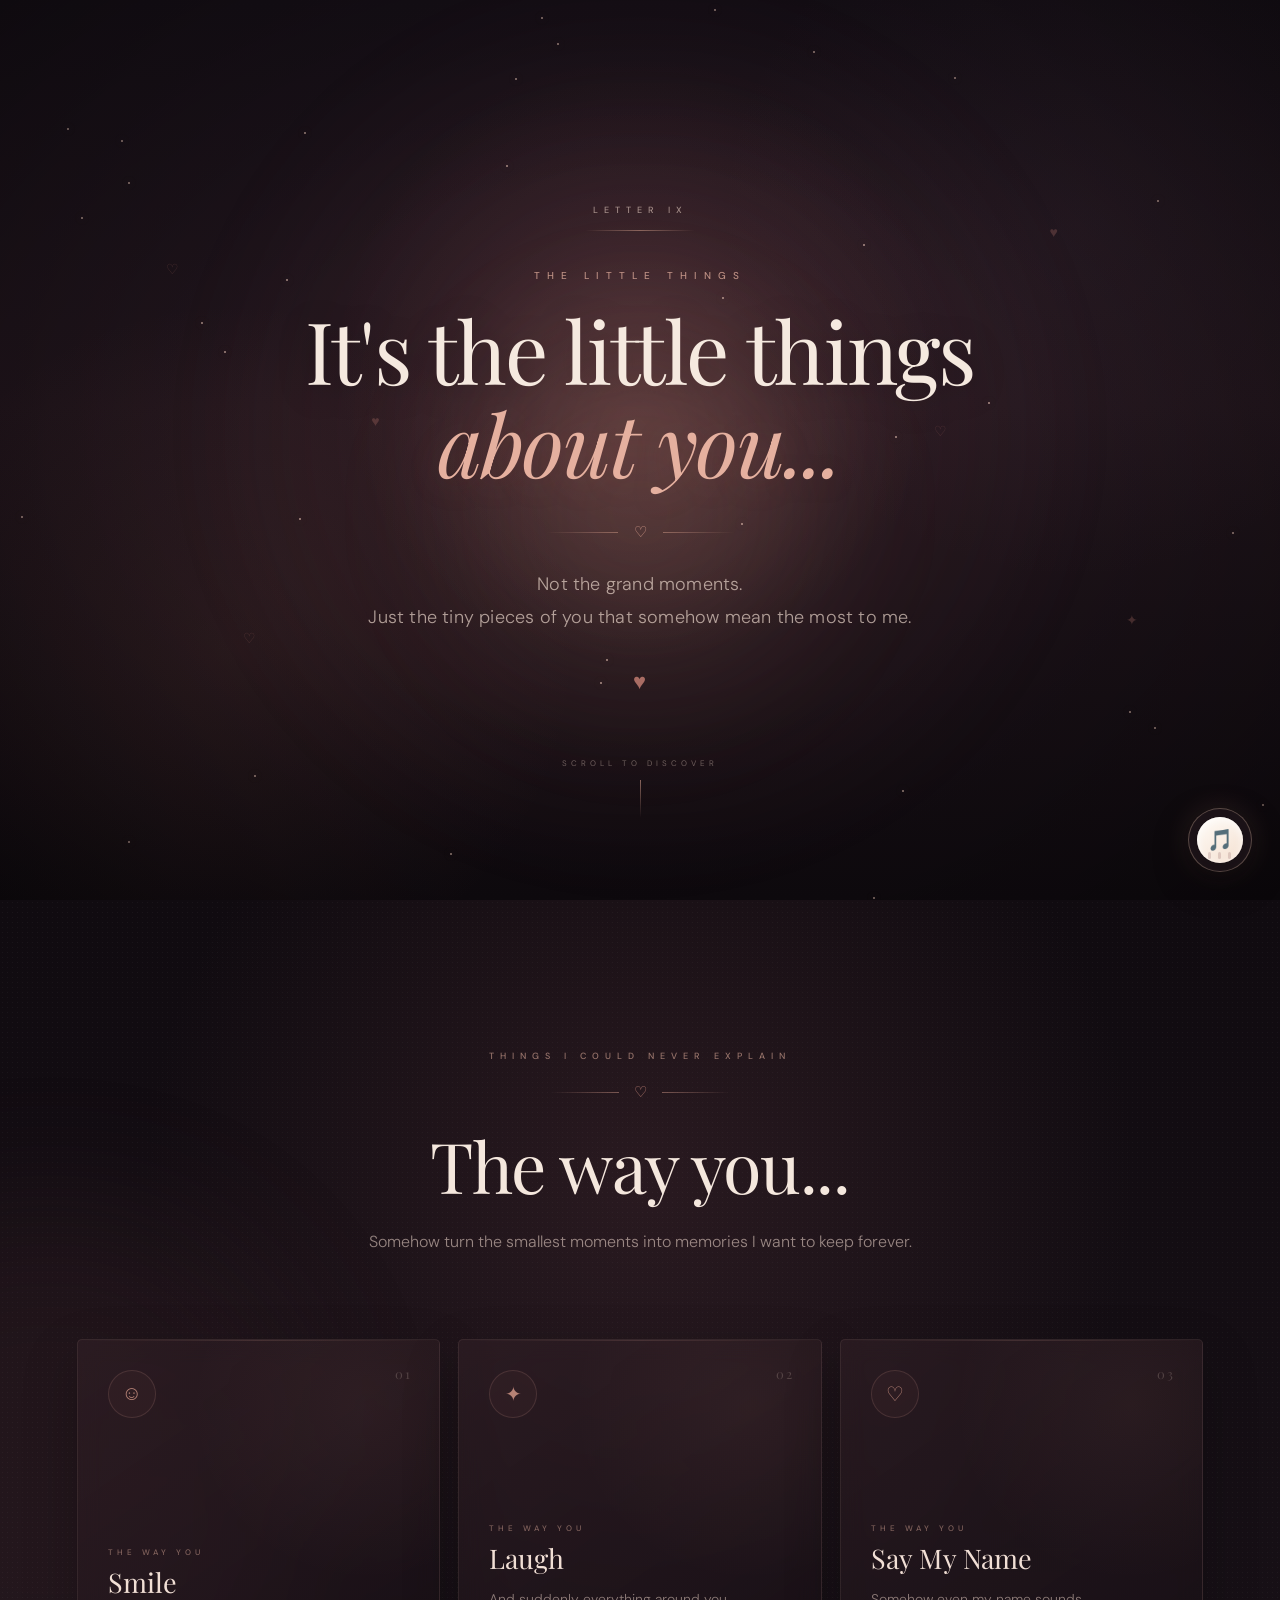
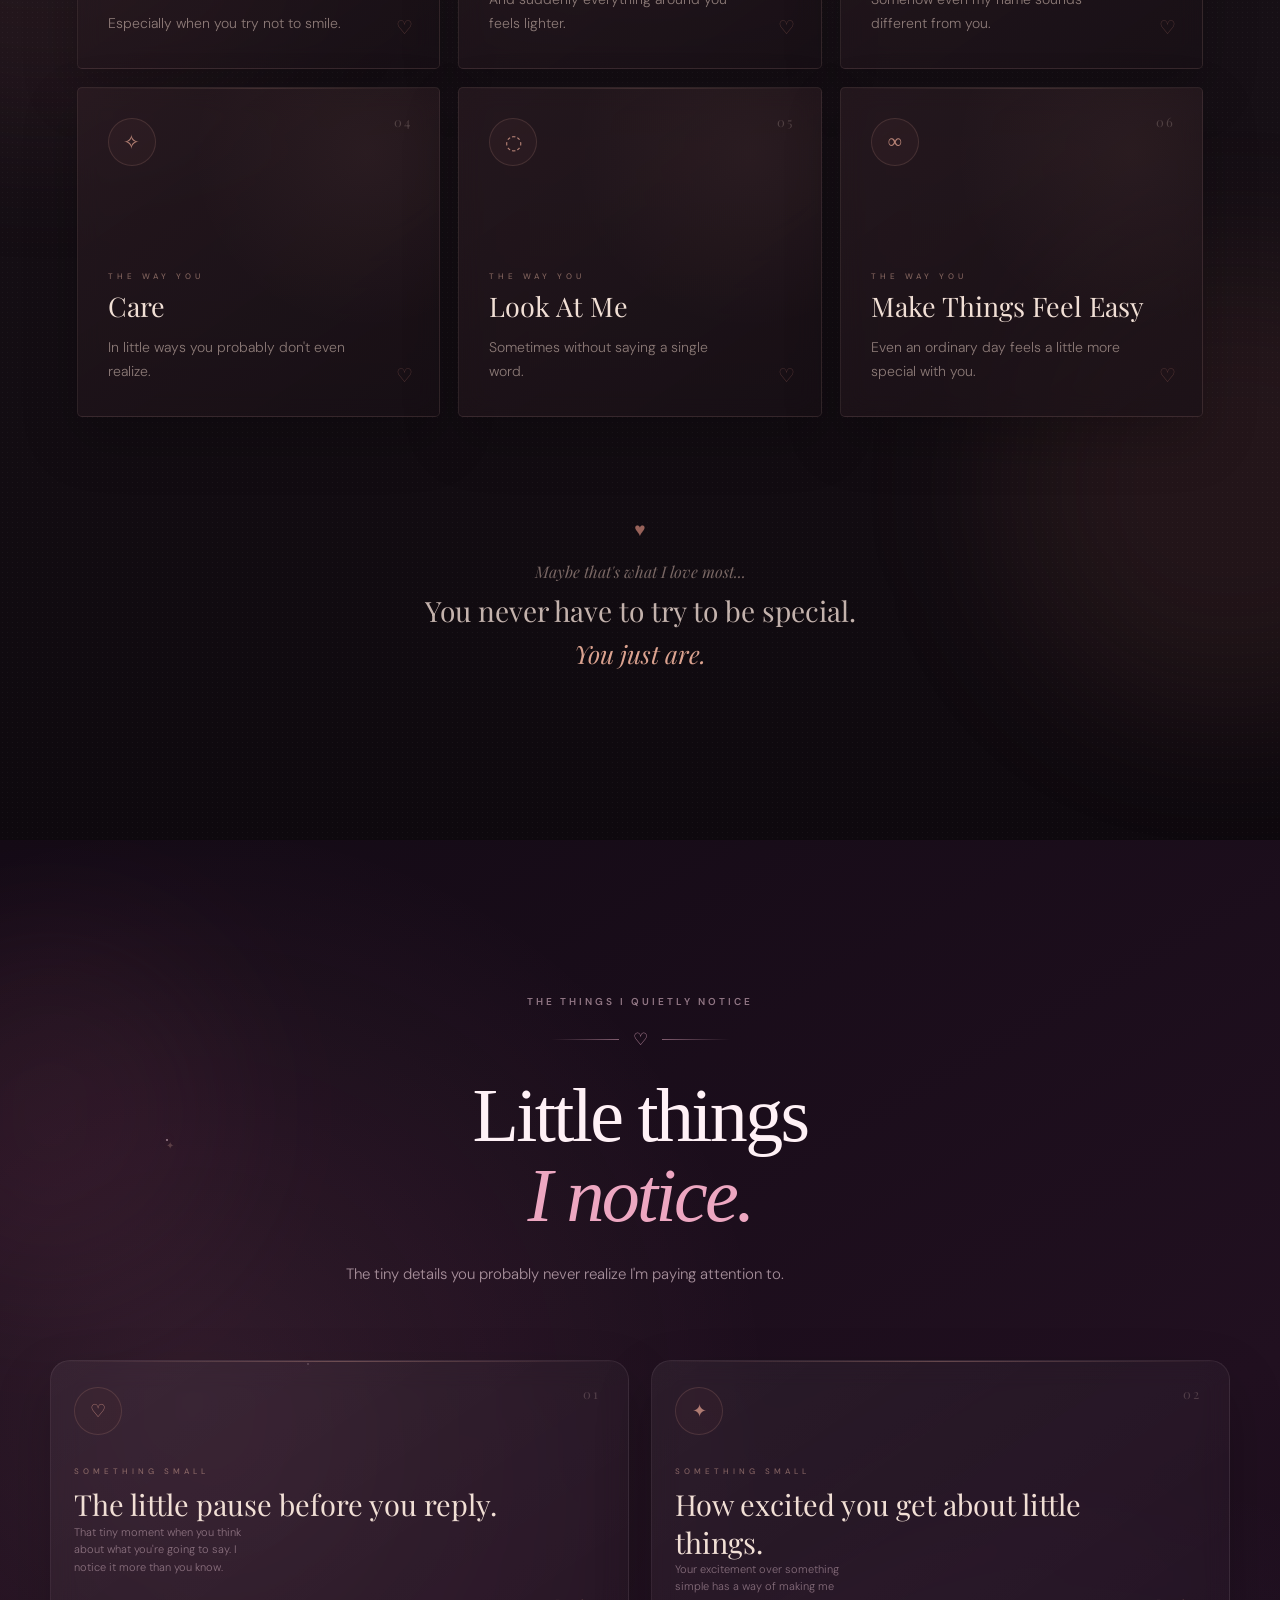
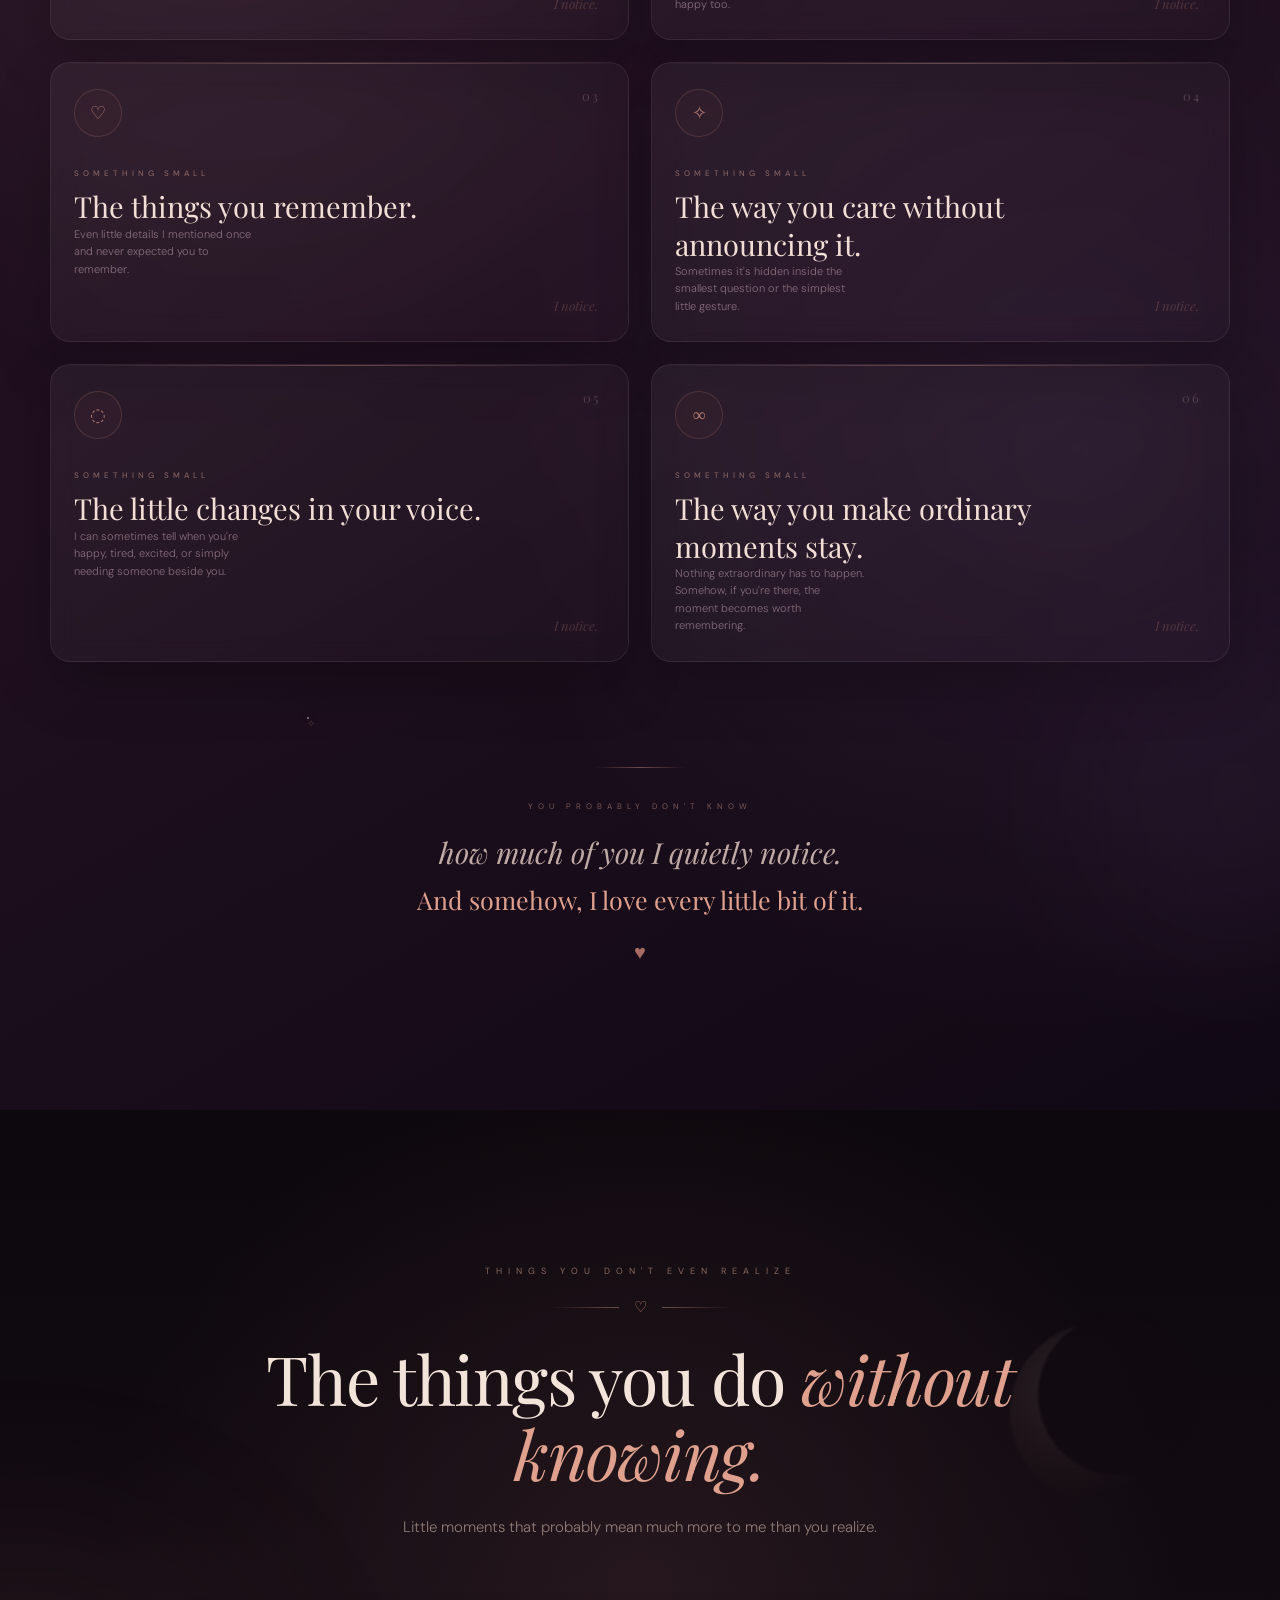
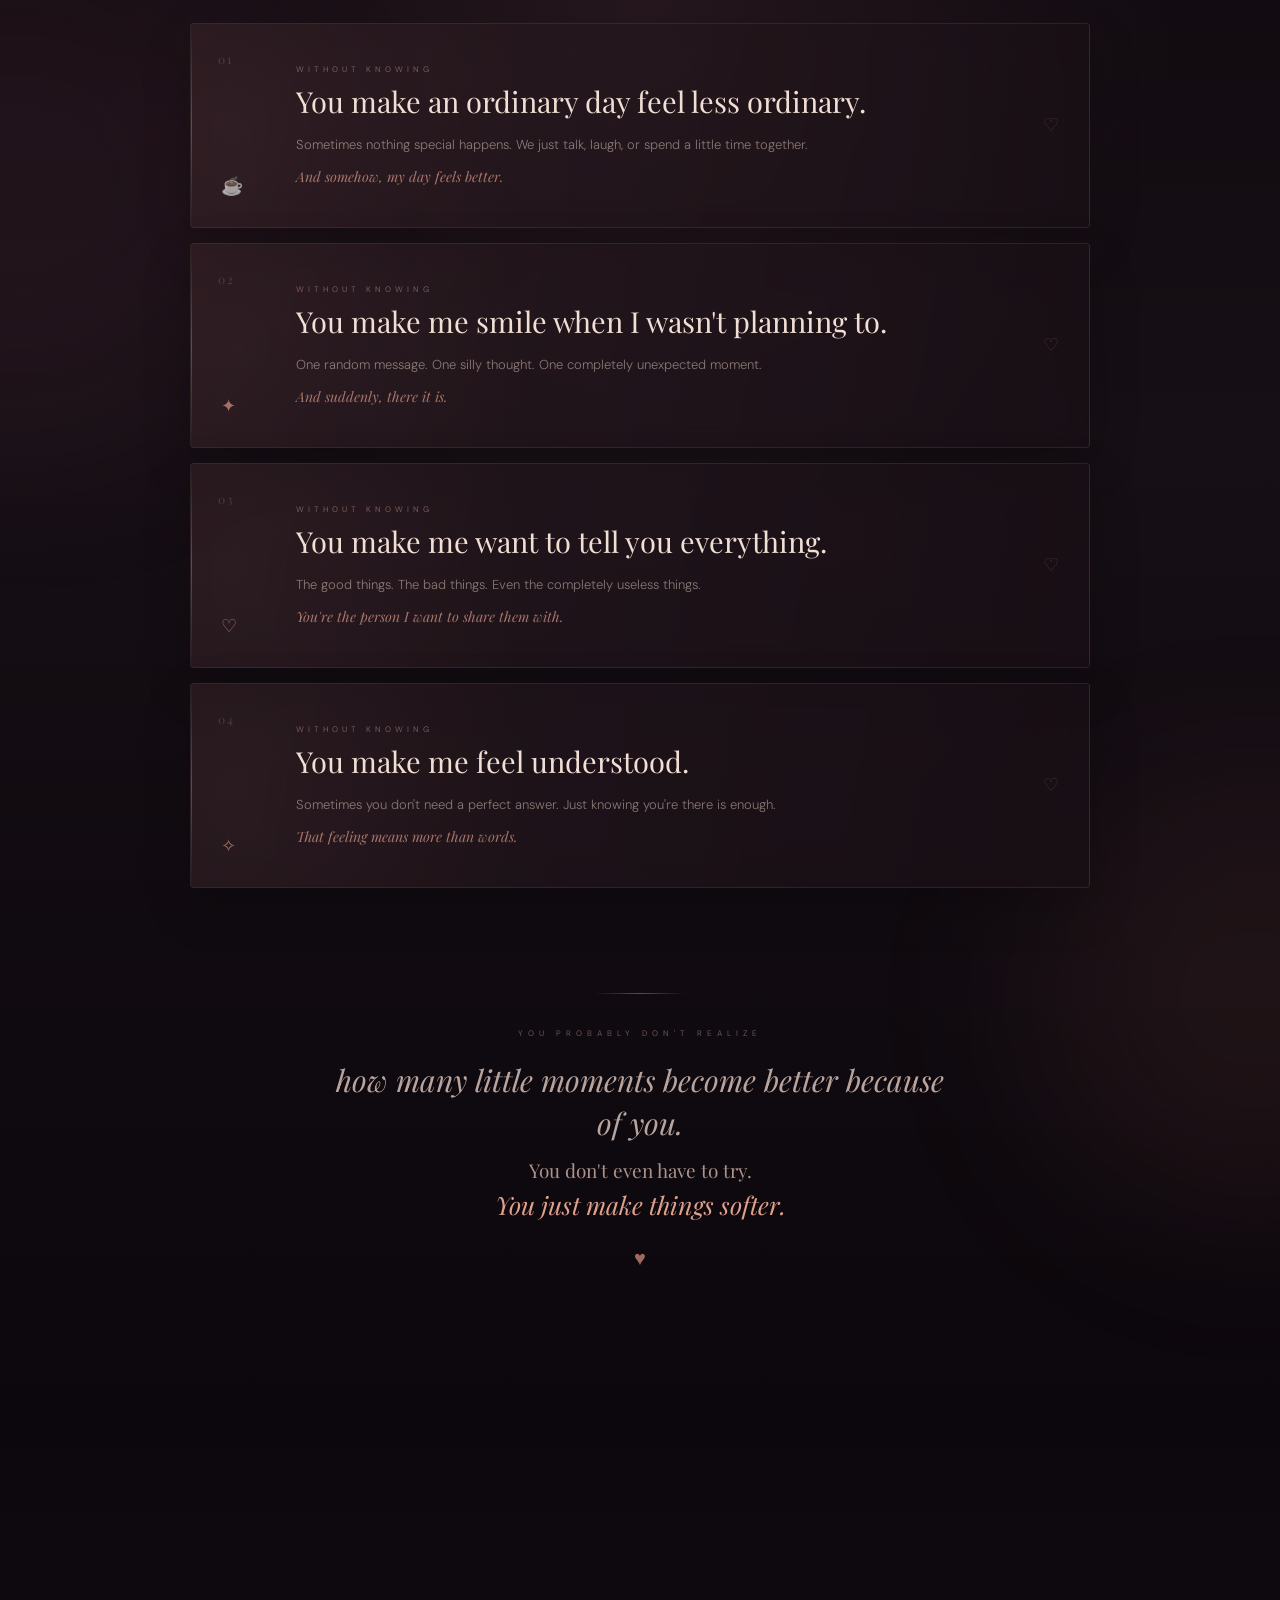
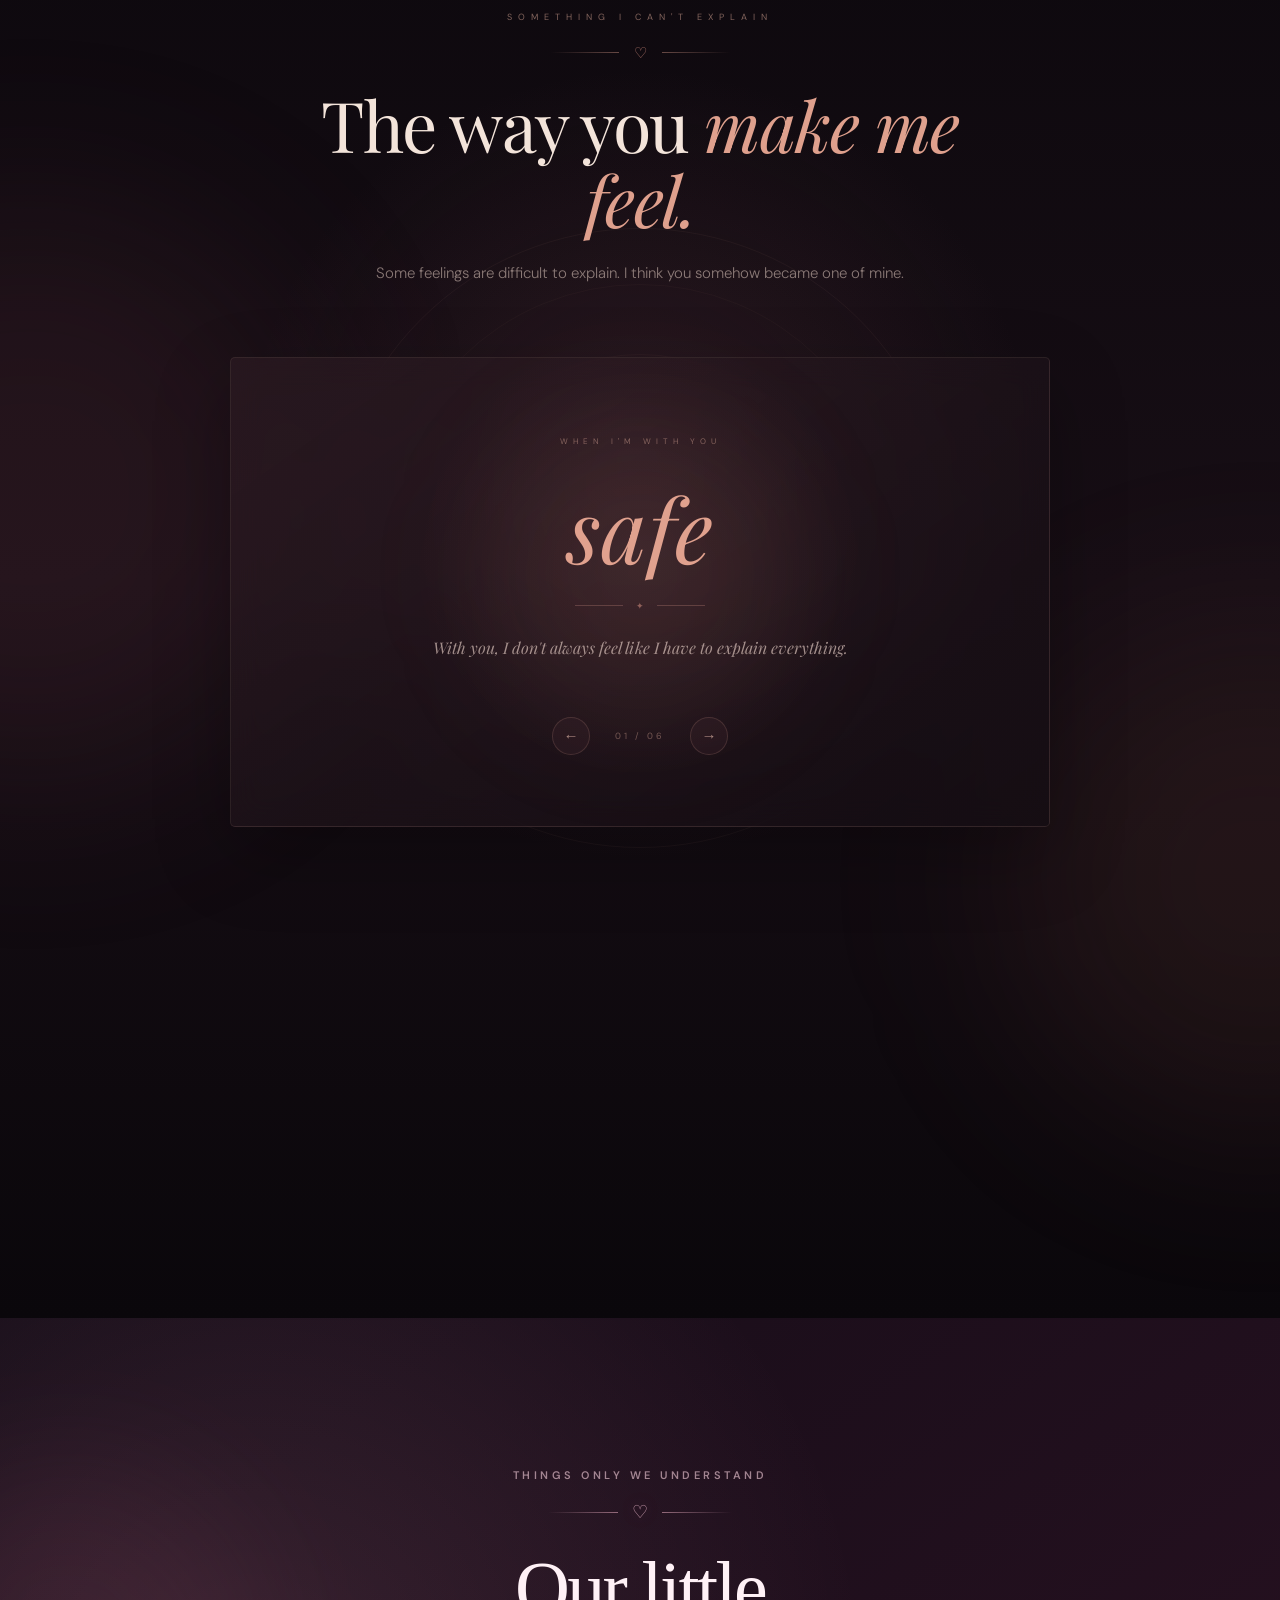
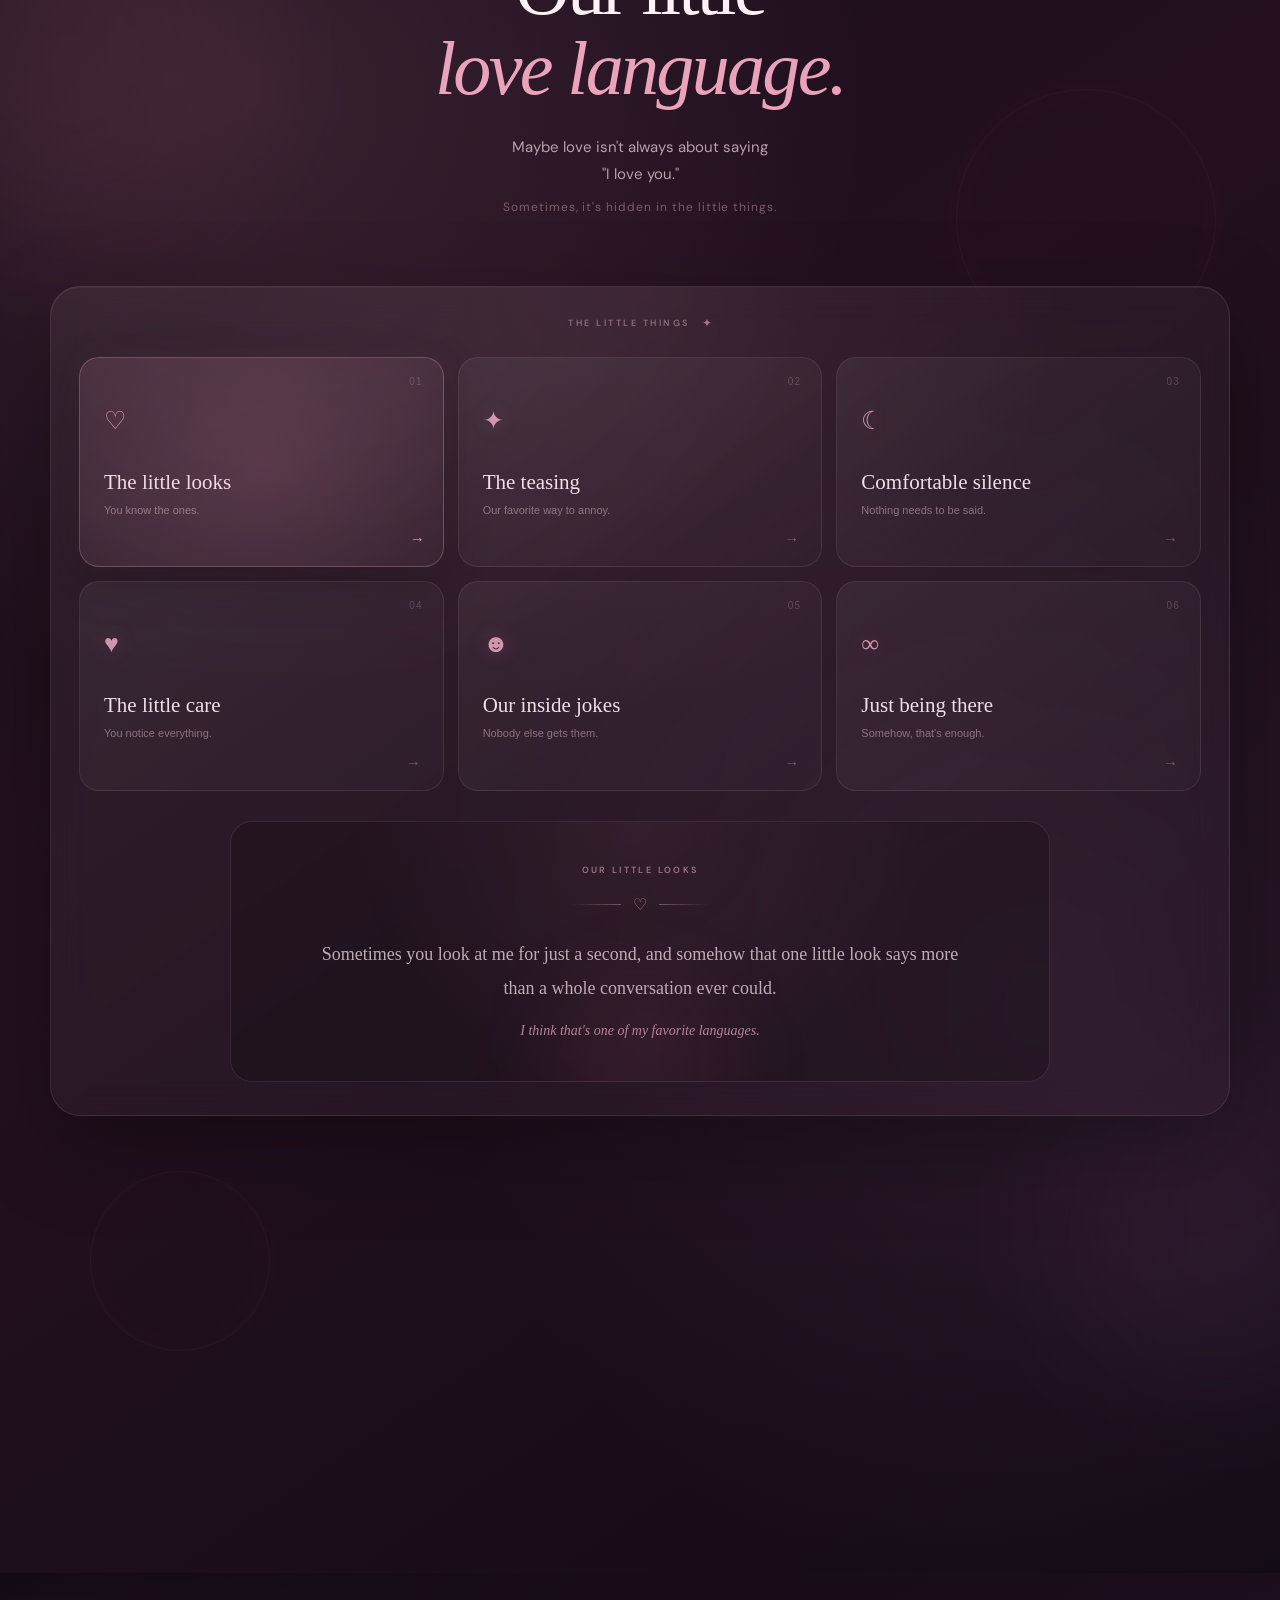
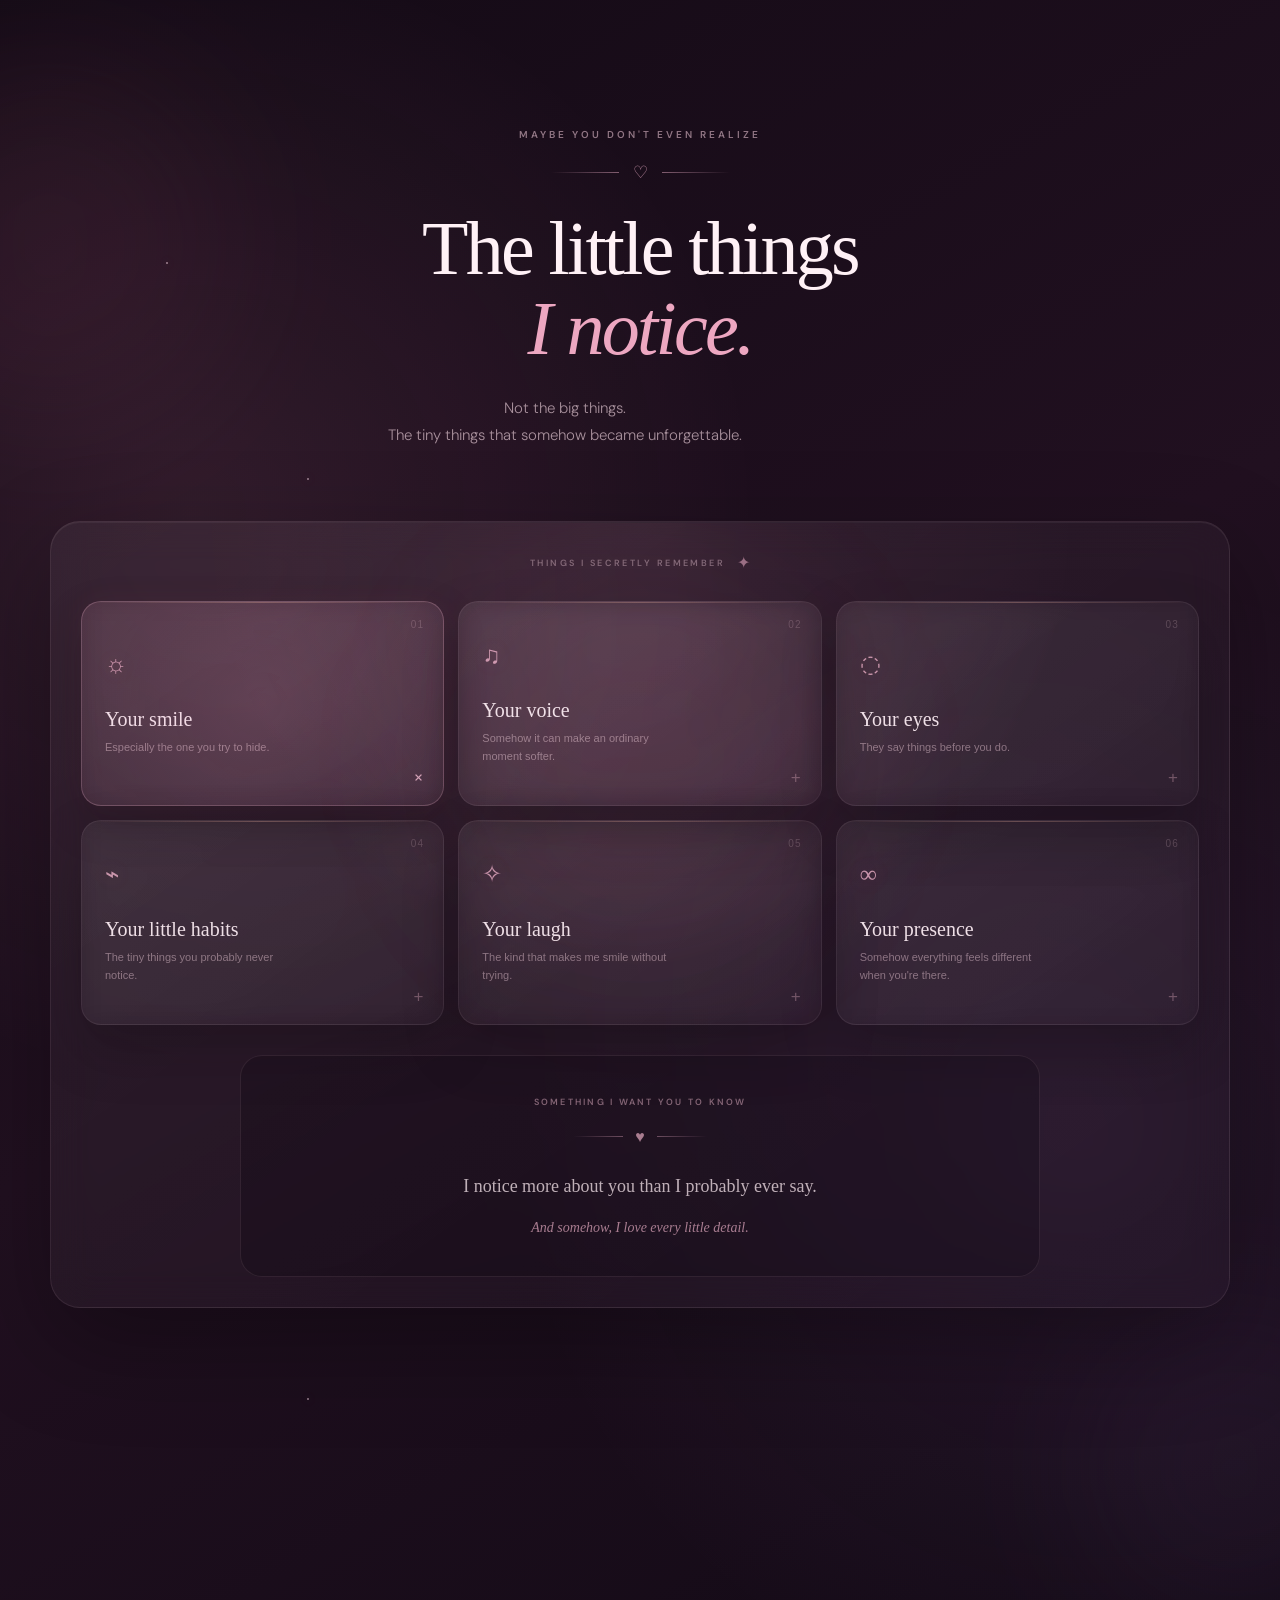
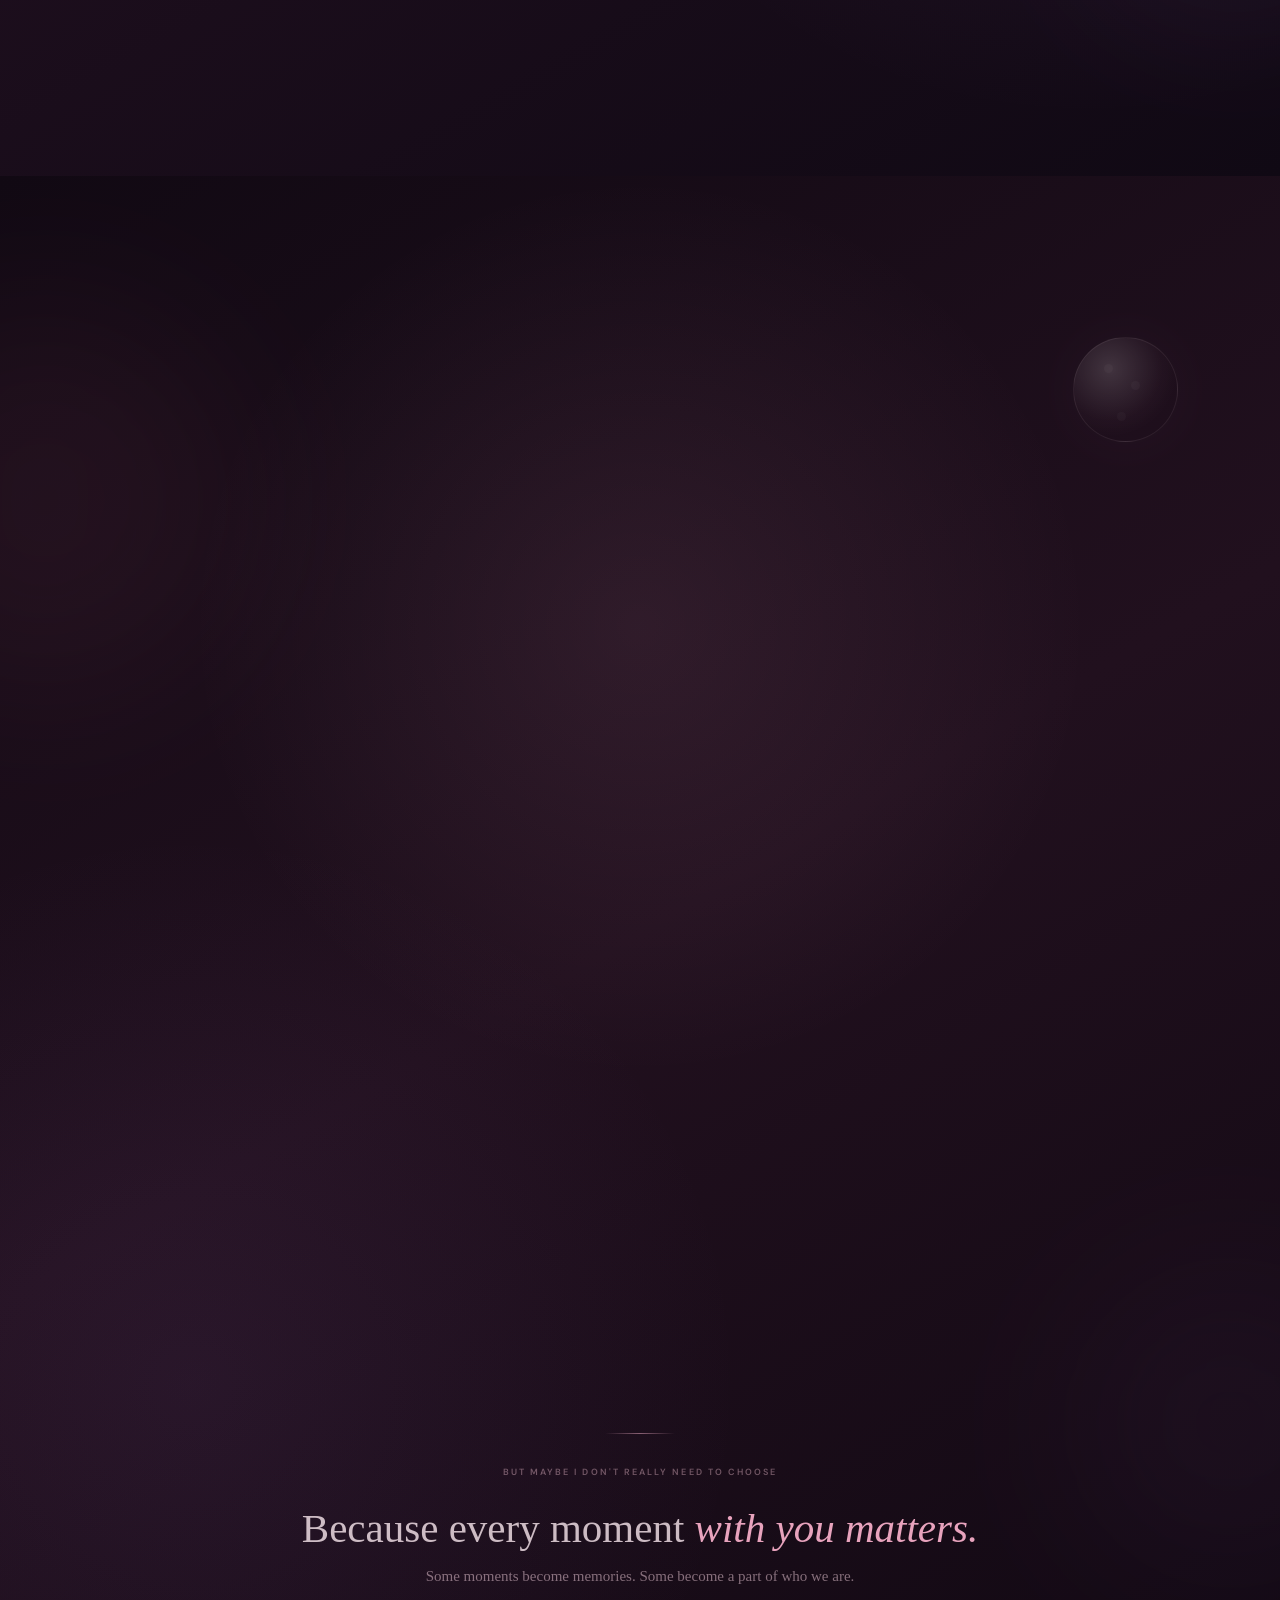
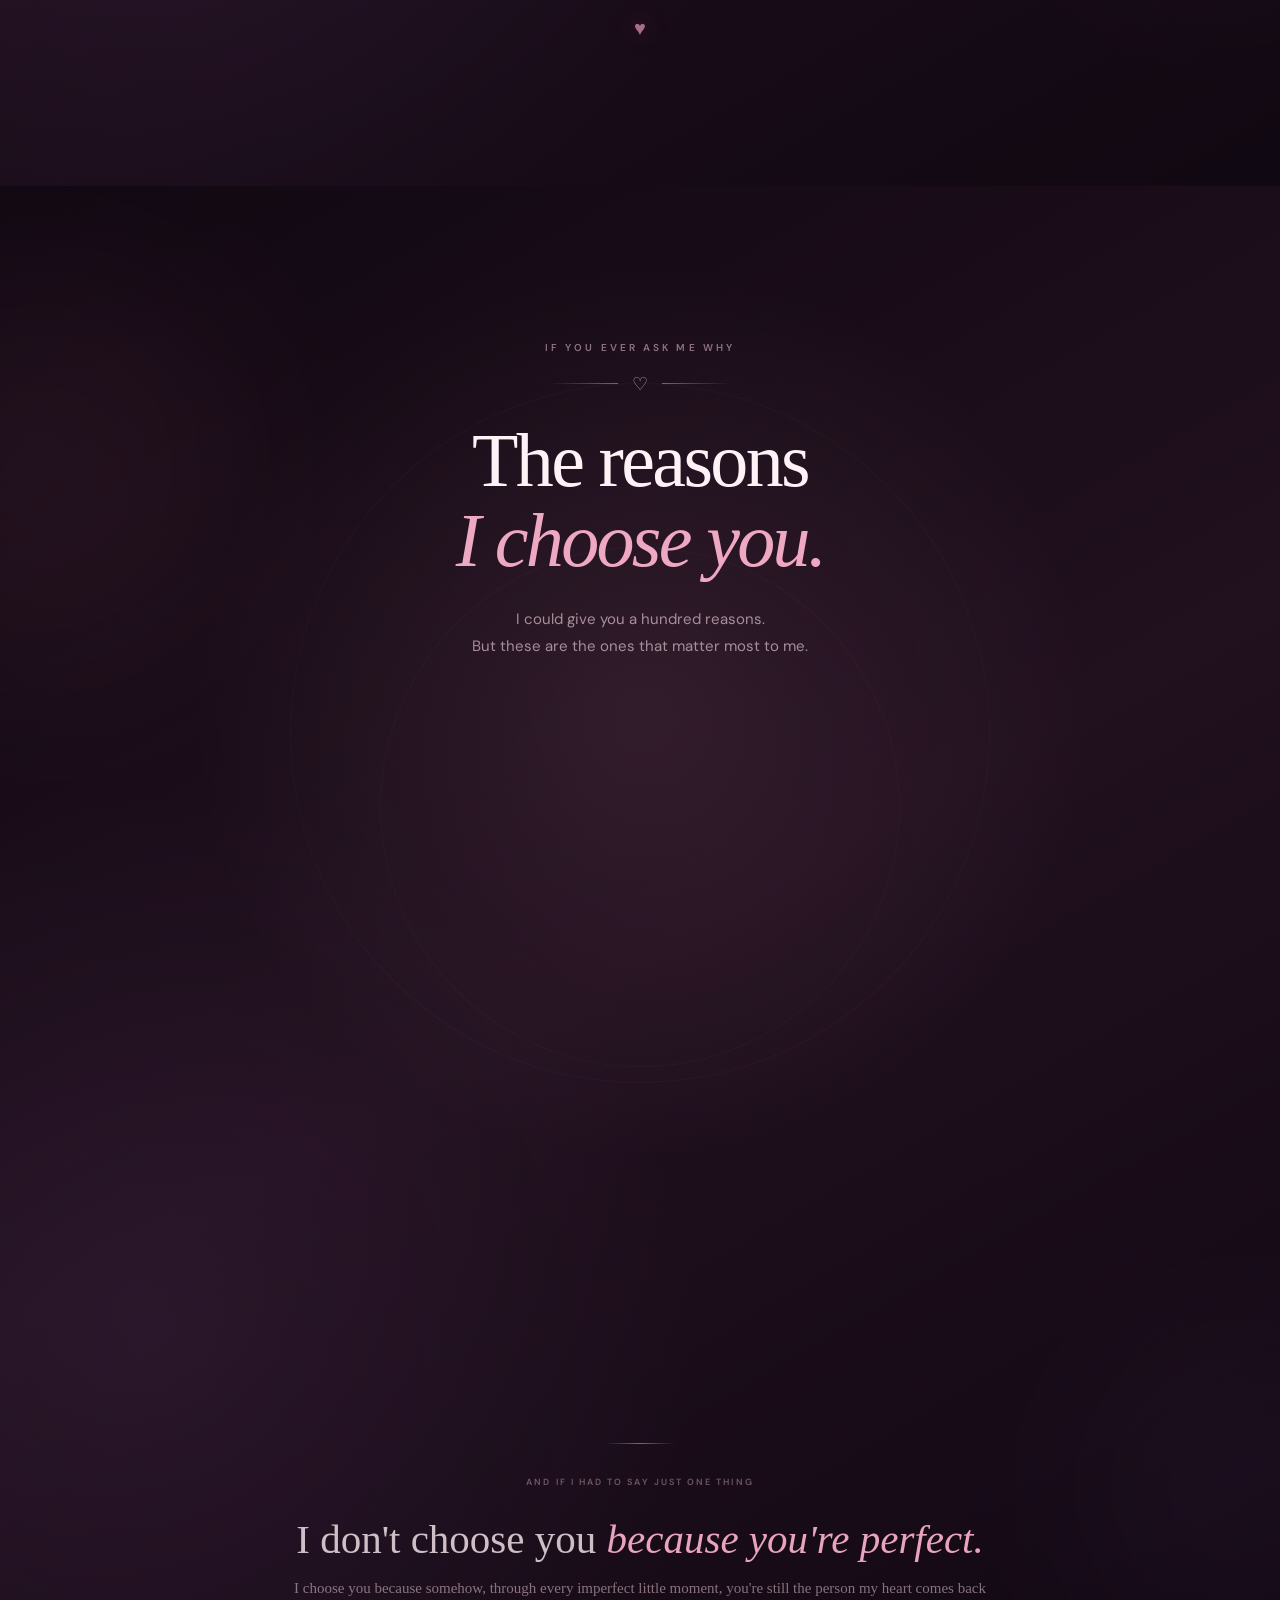
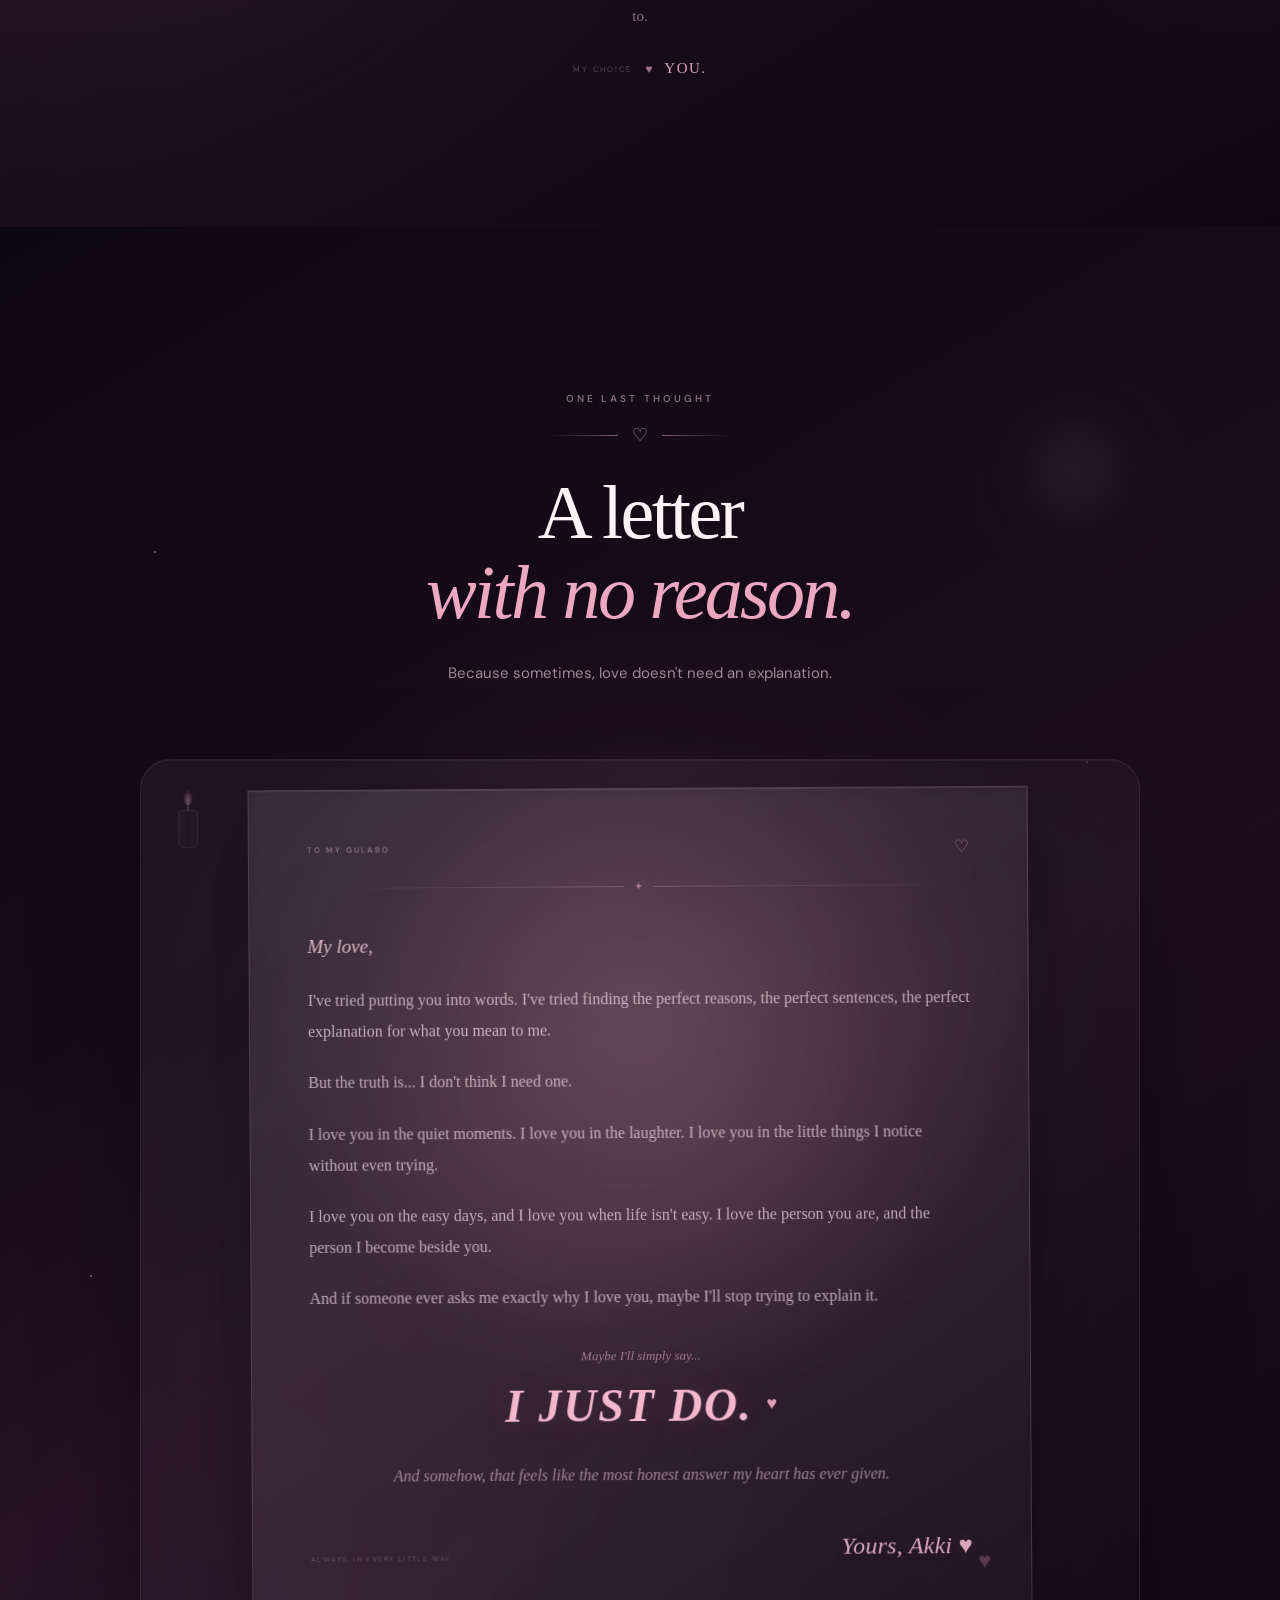
<file: letter9.html>
<!DOCTYPE html>
<html lang="en">

<head>

    <meta charset="UTF-8">

    <meta
        name="viewport"
        content="width=device-width, initial-scale=1.0"
    >

    <meta
        name="theme-color"
        content="#120d12"
    >

    <title>
        Letter IX — Little Things I Love About You ❤️
    </title>


    <!-- =====================================================
         GOOGLE FONTS
    ====================================================== -->

<link
    rel="icon"
    href="data:image/svg+xml,<svg xmlns=%22http://www.w3.org/2000/svg%22 viewBox=%220 0 100 100%22><text y=%22.9em%22 font-size=%2290%22>💕</text></svg>">

    <link
        rel="preconnect"
        href="https://fonts.googleapis.com"
    >

    <link
        rel="preconnect"
        href="https://fonts.gstatic.com"
        crossorigin
    >

    <link
        href="https://fonts.googleapis.com/css2?family=DM+Sans:wght@300;400;500&family=Playfair+Display:ital,wght@0,400;0,500;0,600;1,400;1,500;1,600&display=swap"
        rel="stylesheet"
    >


    <!-- =====================================================
         LETTER 9 CSS
    ====================================================== -->

    <link
        rel="stylesheet"
        href="letter9.css"
    >

</head>


<body>


    <!-- =====================================================
         CINEMATIC PAGE TRANSITION
    ====================================================== -->

    <div
        id="pageTransition"
        aria-hidden="true"
    ></div>


    <!-- =====================================================
         HERO — LITTLE THINGS
    ====================================================== -->

    <main>

        <section
            class="little-things-hero"
            id="littleThingsHero"
        >


            <!-- Ambient atmosphere -->

            <div
                class="l9-hero-glow"
                aria-hidden="true"
            ></div>


            <div
                class="l9-hero-light"
                aria-hidden="true"
            ></div>


            <div
                class="l9-vignette"
                aria-hidden="true"
            ></div>


            <!-- Floating dust -->

            <div
                class="l9-dust"
                id="l9Dust"
                aria-hidden="true"
            ></div>


            <!-- Tiny hearts -->

            <div
                class="l9-hearts"
                aria-hidden="true"
            >

                <span>♡</span>
                <span>♥</span>
                <span>♡</span>
                <span>✦</span>
                <span>♡</span>
                <span>♥</span>

            </div>


            <!-- Main content -->

            <div class="l9-hero-content">


                <div class="l9-letter-number">

                    <span>
                        LETTER IX
                    </span>

                    <div></div>

                </div>


                <p class="l9-eyebrow">
                    THE LITTLE THINGS
                </p>


                <h1>

                    It's the little things
                    <br>

                    <em>
                        about you...
                    </em>

                </h1>


                <div class="l9-hero-divider">
                    <span></span>
                    <i>♡</i>
                    <span></span>
                </div>


                <p class="l9-hero-subtitle">

                    Not the grand moments.
                    <br>

                    Just the tiny pieces of you
                    that somehow mean the most to me.

                </p>


                <div class="l9-hero-heart">
                    ♥
                </div>


                <div class="l9-scroll-indicator">

                    <span>
                        SCROLL TO DISCOVER
                    </span>

                    <i></i>

                </div>


            </div>


        </section>

        <!-- =========================================================
     9.2 — THE WAY YOU...
========================================================= -->

<section
    class="l9-way-section"
    id="theWayYou"
>


    <!-- =====================================================
         AMBIENT BACKGROUND
    ====================================================== -->

    <div
        class="l9-way-orb l9-way-orb-one"
        aria-hidden="true"
    ></div>

    <div
        class="l9-way-orb l9-way-orb-two"
        aria-hidden="true"
    ></div>

    <div
        class="l9-way-grain"
        aria-hidden="true"
    ></div>


    <!-- =====================================================
         SECTION CONTENT
    ====================================================== -->

    <div class="l9-way-container">


        <!-- Heading -->

        <div class="l9-way-heading">

            <span class="l9-way-label">
                THINGS I COULD NEVER EXPLAIN
            </span>

            <div class="l9-way-line">
                <span></span>
                <i>♡</i>
                <span></span>
            </div>

            <h2>
                The way you...
            </h2>

            <p>
                Somehow turn the smallest moments
                into memories I want to keep forever.
            </p>

        </div>


        <!-- =================================================
             LITTLE DETAILS
        ================================================== -->

        <div class="l9-way-grid">


            <!-- Card 01 -->

            <article
                class="l9-way-card l9-way-reveal"
                tabindex="0"
                data-detail="01"
            >

                <div class="l9-way-card-number">
                    01
                </div>

                <div class="l9-way-card-icon">
                    ☺
                </div>

                <div class="l9-way-card-content">

                    <span>
                        THE WAY YOU
                    </span>

                    <h3>
                        Smile
                    </h3>

                    <p>
                        Especially when you try
                        not to smile.
                    </p>

                </div>

                <div class="l9-way-card-heart">
                    ♡
                </div>

            </article>


            <!-- Card 02 -->

            <article
                class="l9-way-card l9-way-reveal"
                tabindex="0"
                data-detail="02"
            >

                <div class="l9-way-card-number">
                    02
                </div>

                <div class="l9-way-card-icon">
                    ✦
                </div>

                <div class="l9-way-card-content">

                    <span>
                        THE WAY YOU
                    </span>

                    <h3>
                        Laugh
                    </h3>

                    <p>
                        And suddenly everything
                        around you feels lighter.
                    </p>

                </div>

                <div class="l9-way-card-heart">
                    ♡
                </div>

            </article>


            <!-- Card 03 -->

            <article
                class="l9-way-card l9-way-reveal"
                tabindex="0"
                data-detail="03"
            >

                <div class="l9-way-card-number">
                    03
                </div>

                <div class="l9-way-card-icon">
                    ♡
                </div>

                <div class="l9-way-card-content">

                    <span>
                        THE WAY YOU
                    </span>

                    <h3>
                        Say My Name
                    </h3>

                    <p>
                        Somehow even my name
                        sounds different from you.
                    </p>

                </div>

                <div class="l9-way-card-heart">
                    ♡
                </div>

            </article>


            <!-- Card 04 -->

            <article
                class="l9-way-card l9-way-reveal"
                tabindex="0"
                data-detail="04"
            >

                <div class="l9-way-card-number">
                    04
                </div>

                <div class="l9-way-card-icon">
                    ✧
                </div>

                <div class="l9-way-card-content">

                    <span>
                        THE WAY YOU
                    </span>

                    <h3>
                        Care
                    </h3>

                    <p>
                        In little ways you probably
                        don't even realize.
                    </p>

                </div>

                <div class="l9-way-card-heart">
                    ♡
                </div>

            </article>


            <!-- Card 05 -->

            <article
                class="l9-way-card l9-way-reveal"
                tabindex="0"
                data-detail="05"
            >

                <div class="l9-way-card-number">
                    05
                </div>

                <div class="l9-way-card-icon">
                    ◌
                </div>

                <div class="l9-way-card-content">

                    <span>
                        THE WAY YOU
                    </span>

                    <h3>
                        Look At Me
                    </h3>

                    <p>
                        Sometimes without saying
                        a single word.
                    </p>

                </div>

                <div class="l9-way-card-heart">
                    ♡
                </div>

            </article>


            <!-- Card 06 -->

            <article
                class="l9-way-card l9-way-reveal"
                tabindex="0"
                data-detail="06"
            >

                <div class="l9-way-card-number">
                    06
                </div>

                <div class="l9-way-card-icon">
                    ∞
                </div>

                <div class="l9-way-card-content">

                    <span>
                        THE WAY YOU
                    </span>

                    <h3>
                        Make Things Feel Easy
                    </h3>

                    <p>
                        Even an ordinary day feels
                        a little more special with you.
                    </p>

                </div>

                <div class="l9-way-card-heart">
                    ♡
                </div>

            </article>


        </div>


        <!-- =================================================
             BOTTOM THOUGHT
        ================================================== -->

        <div class="l9-way-bottom l9-way-reveal">

            <div class="l9-way-bottom-heart">
                ♥
            </div>

            <p>
                Maybe that's what I love most...
            </p>

            <strong>
                You never have to try to be special.
            </strong>

            <span>
                You just are.
            </span>

        </div>


    </div>

</section>

<!-- =========================================================
   9.3 — LITTLE THINGS I NOTICE
========================================================= -->

<section
    class="l9-notice-section"
    id="littleThingsNotice"
>


    <!-- =====================================================
         ATMOSPHERE
    ====================================================== -->

    <div
        class="l9-notice-glow l9-notice-glow-one"
        aria-hidden="true"
    ></div>

    <div
        class="l9-notice-glow l9-notice-glow-two"
        aria-hidden="true"
    ></div>

    <div
        class="l9-notice-stars"
        aria-hidden="true"
    >
        <span>✦</span>
        <span>·</span>
        <span>✦</span>
        <span>·</span>
        <span>✧</span>
        <span>·</span>
    </div>


    <div class="l9-notice-container">


        <!-- =================================================
             HEADING
        ================================================== -->

        <div class="l9-notice-heading">

            <span class="l9-notice-label">
                THE THINGS I QUIETLY NOTICE
            </span>

            <div class="l9-notice-divider">

                <span></span>

                <i>♡</i>

                <span></span>

            </div>

            <h2>
                Little things
                <em>I notice.</em>
            </h2>

            <p>
                The tiny details you probably never
                realize I'm paying attention to.
            </p>

        </div>


        <!-- =================================================
             NOTICE CARDS
        ================================================== -->

        <div class="l9-notice-list">


            <!-- 01 -->

            <article
                class="l9-notice-card l9-notice-reveal"
                tabindex="0"
            >

                <div class="l9-notice-number">
                    01
                </div>

                <div class="l9-notice-pin">
                    ♡
                </div>

                <div class="l9-notice-content">

                    <span>
                        SOMETHING SMALL
                    </span>

                    <h3>
                        The little pause
                        before you reply.
                    </h3>

                    <p>
                        That tiny moment when you think
                        about what you're going to say.
                        I notice it more than you know.
                    </p>

                </div>

                <div class="l9-notice-bottom">
                    I notice.
                </div>

            </article>


            <!-- 02 -->

            <article
                class="l9-notice-card l9-notice-reveal"
                tabindex="0"
            >

                <div class="l9-notice-number">
                    02
                </div>

                <div class="l9-notice-pin">
                    ✦
                </div>

                <div class="l9-notice-content">

                    <span>
                        SOMETHING SMALL
                    </span>

                    <h3>
                        How excited you get
                        about little things.
                    </h3>

                    <p>
                        Your excitement over something
                        simple has a way of making me
                        happy too.
                    </p>

                </div>

                <div class="l9-notice-bottom">
                    I notice.
                </div>

            </article>


            <!-- 03 -->

            <article
                class="l9-notice-card l9-notice-reveal"
                tabindex="0"
            >

                <div class="l9-notice-number">
                    03
                </div>

                <div class="l9-notice-pin">
                    ♡
                </div>

                <div class="l9-notice-content">

                    <span>
                        SOMETHING SMALL
                    </span>

                    <h3>
                        The things you remember.
                    </h3>

                    <p>
                        Even little details I mentioned
                        once and never expected you
                        to remember.
                    </p>

                </div>

                <div class="l9-notice-bottom">
                    I notice.
                </div>

            </article>


            <!-- 04 -->

            <article
                class="l9-notice-card l9-notice-reveal"
                tabindex="0"
            >

                <div class="l9-notice-number">
                    04
                </div>

                <div class="l9-notice-pin">
                    ✧
                </div>

                <div class="l9-notice-content">

                    <span>
                        SOMETHING SMALL
                    </span>

                    <h3>
                        The way you care
                        without announcing it.
                    </h3>

                    <p>
                        Sometimes it's hidden inside
                        the smallest question or the
                        simplest little gesture.
                    </p>

                </div>

                <div class="l9-notice-bottom">
                    I notice.
                </div>

            </article>


            <!-- 05 -->

            <article
                class="l9-notice-card l9-notice-reveal"
                tabindex="0"
            >

                <div class="l9-notice-number">
                    05
                </div>

                <div class="l9-notice-pin">
                    ◌
                </div>

                <div class="l9-notice-content">

                    <span>
                        SOMETHING SMALL
                    </span>

                    <h3>
                        The little changes
                        in your voice.
                    </h3>

                    <p>
                        I can sometimes tell when you're
                        happy, tired, excited, or simply
                        needing someone beside you.
                    </p>

                </div>

                <div class="l9-notice-bottom">
                    I notice.
                </div>

            </article>


            <!-- 06 -->

            <article
                class="l9-notice-card l9-notice-reveal"
                tabindex="0"
            >

                <div class="l9-notice-number">
                    06
                </div>

                <div class="l9-notice-pin">
                    ∞
                </div>

                <div class="l9-notice-content">

                    <span>
                        SOMETHING SMALL
                    </span>

                    <h3>
                        The way you make
                        ordinary moments stay.
                    </h3>

                    <p>
                        Nothing extraordinary has to happen.
                        Somehow, if you're there, the moment
                        becomes worth remembering.
                    </p>

                </div>

                <div class="l9-notice-bottom">
                    I notice.
                </div>

            </article>


        </div>


        <!-- =================================================
             CLOSING THOUGHT
        ================================================== -->

        <div class="l9-notice-closing l9-notice-reveal">

            <div class="l9-notice-closing-line"></div>

            <span>
                YOU PROBABLY DON'T KNOW
            </span>

            <p>
                how much of you
                I quietly notice.
            </p>

            <strong>
                And somehow,
                I love every little bit of it.
            </strong>

            <div class="l9-notice-closing-heart">
                ♥
            </div>

        </div>


    </div>

</section>

<!-- =========================================================
     9.4 — THE THINGS YOU DO WITHOUT KNOWING
========================================================= -->

<section
    class="l9-unknowing-section"
    id="thingsYouDo"
>

    <!-- =====================================================
         ATMOSPHERE
    ====================================================== -->

    <div
        class="l9-unknowing-light l9-unknowing-light-one"
        aria-hidden="true"
    ></div>

    <div
        class="l9-unknowing-light l9-unknowing-light-two"
        aria-hidden="true"
    ></div>

    <div
        class="l9-unknowing-moon"
        aria-hidden="true"
    ></div>


    <!-- =====================================================
         CONTENT
    ====================================================== -->

    <div class="l9-unknowing-container">


        <!-- =================================================
             HEADING
        ================================================== -->

        <div class="l9-unknowing-heading">

            <span class="l9-unknowing-label">
                THINGS YOU DON'T EVEN REALIZE
            </span>

            <div class="l9-unknowing-divider">

                <span></span>

                <i>♡</i>

                <span></span>

            </div>

            <h2>
                The things you do
                <em>without knowing.</em>
            </h2>

            <p>
                Little moments that probably mean
                much more to me than you realize.
            </p>

        </div>


        <!-- =================================================
             MOMENTS
        ================================================== -->

        <div class="l9-unknowing-moments">


            <!-- MOMENT 01 -->

            <article
                class="l9-unknowing-moment l9-unknowing-reveal"
                tabindex="0"
            >

                <div class="l9-unknowing-index">
                    01
                </div>

                <div class="l9-unknowing-symbol">
                    ☕
                </div>

                <div class="l9-unknowing-copy">

                    <span>
                        WITHOUT KNOWING
                    </span>

                    <h3>
                        You make an ordinary day
                        feel less ordinary.
                    </h3>

                    <p>
                        Sometimes nothing special happens.
                        We just talk, laugh, or spend a
                        little time together.
                    </p>

                    <strong>
                        And somehow, my day feels better.
                    </strong>

                </div>

                <div class="l9-unknowing-mark">
                    ♡
                </div>

            </article>


            <!-- MOMENT 02 -->

            <article
                class="l9-unknowing-moment l9-unknowing-reveal"
                tabindex="0"
            >

                <div class="l9-unknowing-index">
                    02
                </div>

                <div class="l9-unknowing-symbol">
                    ✦
                </div>

                <div class="l9-unknowing-copy">

                    <span>
                        WITHOUT KNOWING
                    </span>

                    <h3>
                        You make me smile
                        when I wasn't planning to.
                    </h3>

                    <p>
                        One random message.
                        One silly thought.
                        One completely unexpected moment.
                    </p>

                    <strong>
                        And suddenly, there it is.
                    </strong>

                </div>

                <div class="l9-unknowing-mark">
                    ♡
                </div>

            </article>


            <!-- MOMENT 03 -->

            <article
                class="l9-unknowing-moment l9-unknowing-reveal"
                tabindex="0"
            >

                <div class="l9-unknowing-index">
                    03
                </div>

                <div class="l9-unknowing-symbol">
                    ♡
                </div>

                <div class="l9-unknowing-copy">

                    <span>
                        WITHOUT KNOWING
                    </span>

                    <h3>
                        You make me want
                        to tell you everything.
                    </h3>

                    <p>
                        The good things.
                        The bad things.
                        Even the completely useless things.
                    </p>

                    <strong>
                        You're the person I want to share them with.
                    </strong>

                </div>

                <div class="l9-unknowing-mark">
                    ♡
                </div>

            </article>


            <!-- MOMENT 04 -->

            <article
                class="l9-unknowing-moment l9-unknowing-reveal"
                tabindex="0"
            >

                <div class="l9-unknowing-index">
                    04
                </div>

                <div class="l9-unknowing-symbol">
                    ✧
                </div>

                <div class="l9-unknowing-copy">

                    <span>
                        WITHOUT KNOWING
                    </span>

                    <h3>
                        You make me feel
                        understood.
                    </h3>

                    <p>
                        Sometimes you don't need a
                        perfect answer. Just knowing
                        you're there is enough.
                    </p>

                    <strong>
                        That feeling means more than words.
                    </strong>

                </div>

                <div class="l9-unknowing-mark">
                    ♡
                </div>

            </article>


        </div>


        <!-- =================================================
             FINAL THOUGHT
        ================================================== -->

        <div
            class="l9-unknowing-final l9-unknowing-reveal"
        >

            <div class="l9-unknowing-final-line"></div>

            <span>
                YOU PROBABLY DON'T REALIZE
            </span>

            <p>
                how many little moments
                become better because of you.
            </p>

            <strong>
                You don't even have to try.
            </strong>

            <em>
                You just make things softer.
            </em>

            <div class="l9-unknowing-final-heart">
                ♥
            </div>

        </div>


    </div>

</section>

<!-- =========================================================
     9.5 — THE WAY YOU MAKE ME FEEL
========================================================= -->

<section
    class="l9-feeling-section"
    id="theWayYouMakeMeFeel"
>

    <!-- =====================================================
         CINEMATIC ATMOSPHERE
    ====================================================== -->

    <div
        class="l9-feeling-glow l9-feeling-glow-one"
        aria-hidden="true"
    ></div>

    <div
        class="l9-feeling-glow l9-feeling-glow-two"
        aria-hidden="true"
    ></div>

    <div
        class="l9-feeling-orbit"
        aria-hidden="true"
    ></div>


    <!-- =====================================================
         MAIN CONTAINER
    ====================================================== -->

    <div class="l9-feeling-container">


        <!-- =================================================
             HEADING
        ================================================== -->

        <div class="l9-feeling-heading">

            <span class="l9-feeling-label">
                SOMETHING I CAN'T EXPLAIN
            </span>

            <div class="l9-feeling-divider">

                <span></span>

                <i>♡</i>

                <span></span>

            </div>

            <h2>
                The way you
                <em>make me feel.</em>
            </h2>

            <p>
                Some feelings are difficult to explain.
                I think you somehow became one of mine.
            </p>

        </div>


        <!-- =================================================
             FEELING STAGE
        ================================================== -->

        <div
            class="l9-feeling-stage l9-feeling-reveal"
        >

            <div
                class="l9-feeling-stage-glow"
                aria-hidden="true"
            ></div>


            <span class="l9-feeling-stage-label">
                WHEN I'M WITH YOU
            </span>


            <div class="l9-feeling-word-wrap">

                <span
                    class="l9-feeling-word active"
                    data-feeling="safe"
                >
                    safe
                </span>

                <span
                    class="l9-feeling-word"
                    data-feeling="understood"
                >
                    understood
                </span>

                <span
                    class="l9-feeling-word"
                    data-feeling="calm"
                >
                    calm
                </span>

                <span
                    class="l9-feeling-word"
                    data-feeling="happy"
                >
                    happy
                </span>

                <span
                    class="l9-feeling-word"
                    data-feeling="wanted"
                >
                    wanted
                </span>

                <span
                    class="l9-feeling-word"
                    data-feeling="home"
                >
                    home
                </span>

            </div>


            <div class="l9-feeling-stage-divider">
                <span></span>
                <i>✦</i>
                <span></span>
            </div>


            <p
                class="l9-feeling-description"
                id="feelingDescription"
            >
                With you, I don't always feel like
                I have to explain everything.
            </p>


            <div class="l9-feeling-controls">

                <button
                    type="button"
                    class="l9-feeling-control"
                    id="feelingPrev"
                    aria-label="Previous feeling"
                >
                    ←
                </button>

                <span
                    class="l9-feeling-counter"
                    id="feelingCounter"
                >
                    01 / 06
                </span>

                <button
                    type="button"
                    class="l9-feeling-control"
                    id="feelingNext"
                    aria-label="Next feeling"
                >
                    →
                </button>

            </div>

        </div>


        <!-- =================================================
             EMOTIONAL NOTE
        ================================================== -->

        <div
            class="l9-feeling-note l9-feeling-reveal"
        >

            <div class="l9-feeling-note-line"></div>

            <span>
                MAYBE THIS IS WHAT I LOVE MOST
            </span>

            <p>
                I don't just love
                <em>being with you.</em>
            </p>

            <strong>
                I love who I become
                when I'm with you.
            </strong>

            <div class="l9-feeling-note-heart">
                ♥
            </div>

        </div>


    </div>

</section>

<!-- =========================================================
     9.6 — OUR LITTLE LOVE LANGUAGE
========================================================= -->

<section
    class="l9-language-section"
    id="ourLittleLoveLanguage"
>
    <div class="l9-language-glow l9-language-glow-one" aria-hidden="true"></div>
    <div class="l9-language-glow l9-language-glow-two" aria-hidden="true"></div>

    <div class="l9-language-orb l9-language-orb-one" aria-hidden="true"></div>
    <div class="l9-language-orb l9-language-orb-two" aria-hidden="true"></div>

    <div class="l9-language-container">

        <!-- INTRO -->
        <div class="l9-language-heading l9-language-reveal">

            <span class="l9-language-label">
                THINGS ONLY WE UNDERSTAND
            </span>

            <div class="l9-language-divider">
                <span></span>
                <i>♡</i>
                <span></span>
            </div>

            <h2>
                Our little
                <em>love language.</em>
            </h2>

            <p>
                Maybe love isn't always about saying
                <br class="l9-language-desktop-break">
                "I love you."
            </p>

            <small>
                Sometimes, it's hidden in the little things.
            </small>

        </div>


        <!-- LOVE LANGUAGE STAGE -->
        <div class="l9-language-stage l9-language-reveal">

            <div class="l9-language-stage-top">
                <span>THE LITTLE THINGS</span>
                <i>✦</i>
            </div>


            <!-- CARDS -->
            <div class="l9-language-grid">

                <button
                    type="button"
                    class="l9-language-card active"
                    data-language="looks"
                    aria-label="Our little looks"
                >
                    <span class="l9-language-card-number">01</span>

                    <span class="l9-language-card-icon">♡</span>

                    <strong>
                        The little looks
                    </strong>

                    <small>
                        You know the ones.
                    </small>

                    <span class="l9-language-card-arrow">
                        →
                    </span>
                </button>


                <button
                    type="button"
                    class="l9-language-card"
                    data-language="teasing"
                    aria-label="Our playful teasing"
                >
                    <span class="l9-language-card-number">02</span>

                    <span class="l9-language-card-icon">✦</span>

                    <strong>
                        The teasing
                    </strong>

                    <small>
                        Our favorite way to annoy.
                    </small>

                    <span class="l9-language-card-arrow">
                        →
                    </span>
                </button>


                <button
                    type="button"
                    class="l9-language-card"
                    data-language="silence"
                    aria-label="Our comfortable silence"
                >
                    <span class="l9-language-card-number">03</span>

                    <span class="l9-language-card-icon">☾</span>

                    <strong>
                        Comfortable silence
                    </strong>

                    <small>
                        Nothing needs to be said.
                    </small>

                    <span class="l9-language-card-arrow">
                        →
                    </span>
                </button>


                <button
                    type="button"
                    class="l9-language-card"
                    data-language="care"
                    aria-label="Our little acts of care"
                >
                    <span class="l9-language-card-number">04</span>

                    <span class="l9-language-card-icon">♥</span>

                    <strong>
                        The little care
                    </strong>

                    <small>
                        You notice everything.
                    </small>

                    <span class="l9-language-card-arrow">
                        →
                    </span>
                </button>


                <button
                    type="button"
                    class="l9-language-card"
                    data-language="insidejokes"
                    aria-label="Our inside jokes"
                >
                    <span class="l9-language-card-number">05</span>

                    <span class="l9-language-card-icon">☻</span>

                    <strong>
                        Our inside jokes
                    </strong>

                    <small>
                        Nobody else gets them.
                    </small>

                    <span class="l9-language-card-arrow">
                        →
                    </span>
                </button>


                <button
                    type="button"
                    class="l9-language-card"
                    data-language="presence"
                    aria-label="Just being there"
                >
                    <span class="l9-language-card-number">06</span>

                    <span class="l9-language-card-icon">∞</span>

                    <strong>
                        Just being there
                    </strong>

                    <small>
                        Somehow, that's enough.
                    </small>

                    <span class="l9-language-card-arrow">
                        →
                    </span>
                </button>

            </div>


            <!-- REVEAL PANEL -->
            <div
                class="l9-language-reveal-panel"
                id="languageRevealPanel"
            >

                <span
                    class="l9-language-reveal-label"
                    id="languageRevealLabel"
                >
                    OUR LITTLE LOOKS
                </span>

                <div class="l9-language-reveal-divider">
                    <span></span>
                    <i>♡</i>
                    <span></span>
                </div>

                <p id="languageRevealText">
                    Sometimes you look at me for just a second,
                    and somehow that one little look says more
                    than a whole conversation ever could.
                </p>

                <strong id="languageRevealEnding">
                    I think that's one of my favorite languages.
                </strong>

            </div>

        </div>


        <!-- FINAL NOTE -->
        <div class="l9-language-note l9-language-reveal">

            <div class="l9-language-note-line"></div>

            <span>
                AND MAYBE THAT'S THE BEAUTIFUL PART
            </span>

            <p>
                We created a language
                <em>without even trying.</em>
            </p>

            <strong>
                A language made of little moments,
                little smiles, and a lot of love.
            </strong>

            <div class="l9-language-note-heart">
                ♥
            </div>

        </div>

    </div>

</section>

<!-- =========================================================
     9.7 — THE LITTLE THINGS I NOTICE
========================================================= -->

<section
    class="l9-notice-section"
    id="theLittleThingsINotice"
>
    <div class="l9-notice-glow l9-notice-glow-one" aria-hidden="true"></div>
    <div class="l9-notice-glow l9-notice-glow-two" aria-hidden="true"></div>

    <div class="l9-notice-stars" aria-hidden="true">
        <span></span>
        <span></span>
        <span></span>
        <span></span>
        <span></span>
        <span></span>
    </div>

    <div class="l9-notice-container">

        <!-- INTRO -->
        <div class="l9-notice-heading l9-notice-reveal">

            <span class="l9-notice-label">
                MAYBE YOU DON'T EVEN REALIZE
            </span>

            <div class="l9-notice-divider">
                <span></span>
                <i>♡</i>
                <span></span>
            </div>

            <h2>
                The little things
                <em>I notice.</em>
            </h2>

            <p>
                Not the big things.
                <br class="l9-notice-desktop-break">
                The tiny things that somehow became unforgettable.
            </p>

        </div>


        <!-- OBSERVATION STAGE -->
        <div class="l9-notice-stage l9-notice-reveal">

            <div class="l9-notice-stage-glow" aria-hidden="true"></div>

            <div class="l9-notice-stage-label">
                <span>THINGS I SECRETLY REMEMBER</span>
                <i>✦</i>
            </div>


            <!-- OBSERVATION CARDS -->
            <div class="l9-notice-grid">

                <button
                    type="button"
                    class="l9-notice-card"
                    data-notice="smile"
                    aria-label="The way you smile"
                >
                    <span class="l9-notice-card-number">01</span>

                    <span class="l9-notice-card-icon">☼</span>

                    <strong>
                        Your smile
                    </strong>

                    <p>
                        Especially the one
                        you try to hide.
                    </p>

                    <span class="l9-notice-card-mark">
                        +
                    </span>
                </button>


                <button
                    type="button"
                    class="l9-notice-card"
                    data-notice="voice"
                    aria-label="The sound of your voice"
                >
                    <span class="l9-notice-card-number">02</span>

                    <span class="l9-notice-card-icon">♫</span>

                    <strong>
                        Your voice
                    </strong>

                    <p>
                        Somehow it can make
                        an ordinary moment softer.
                    </p>

                    <span class="l9-notice-card-mark">
                        +
                    </span>
                </button>


                <button
                    type="button"
                    class="l9-notice-card"
                    data-notice="eyes"
                    aria-label="Your eyes"
                >
                    <span class="l9-notice-card-number">03</span>

                    <span class="l9-notice-card-icon">◌</span>

                    <strong>
                        Your eyes
                    </strong>

                    <p>
                        They say things
                        before you do.
                    </p>

                    <span class="l9-notice-card-mark">
                        +
                    </span>
                </button>


                <button
                    type="button"
                    class="l9-notice-card"
                    data-notice="habits"
                    aria-label="Your little habits"
                >
                    <span class="l9-notice-card-number">04</span>

                    <span class="l9-notice-card-icon">⌁</span>

                    <strong>
                        Your little habits
                    </strong>

                    <p>
                        The tiny things
                        you probably never notice.
                    </p>

                    <span class="l9-notice-card-mark">
                        +
                    </span>
                </button>


                <button
                    type="button"
                    class="l9-notice-card"
                    data-notice="laugh"
                    aria-label="Your laugh"
                >
                    <span class="l9-notice-card-number">05</span>

                    <span class="l9-notice-card-icon">✧</span>

                    <strong>
                        Your laugh
                    </strong>

                    <p>
                        The kind that makes
                        me smile without trying.
                    </p>

                    <span class="l9-notice-card-mark">
                        +
                    </span>
                </button>


                <button
                    type="button"
                    class="l9-notice-card"
                    data-notice="presence"
                    aria-label="Your presence"
                >
                    <span class="l9-notice-card-number">06</span>

                    <span class="l9-notice-card-icon">∞</span>

                    <strong>
                        Your presence
                    </strong>

                    <p>
                        Somehow everything
                        feels different when you're there.
                    </p>

                    <span class="l9-notice-card-mark">
                        +
                    </span>
                </button>

            </div>


            <!-- CENTER MESSAGE -->
            <div
                class="l9-notice-message"
                id="noticeMessage"
            >
                <span
                    class="l9-notice-message-label"
                    id="noticeMessageLabel"
                >
                    SOMETHING I WANT YOU TO KNOW
                </span>

                <div class="l9-notice-message-divider">
                    <span></span>
                    <i>♥</i>
                    <span></span>
                </div>

                <p id="noticeMessageText">
                    I notice more about you
                    than I probably ever say.
                </p>

                <strong id="noticeMessageEnding">
                    And somehow, I love every little detail.
                </strong>
            </div>

        </div>


        <!-- FINAL NOTE -->
        <div class="l9-notice-note l9-notice-reveal">

            <div class="l9-notice-note-line"></div>

            <span>
                BECAUSE LOVING YOU MADE ME PAY ATTENTION
            </span>

            <p>
                I started noticing
                <em>everything.</em>
            </p>

            <strong>
                And somehow, even the smallest things
                became my favorite things about you.
            </strong>

            <div class="l9-notice-heart">
                ♥
            </div>

        </div>

    </div>

</section>

<!-- =========================================================
     9.8 — IF I COULD KEEP ONE MOMENT
========================================================= -->

<section
    class="l9-keep-section"
    id="ifICouldKeepOneMoment"
>
    <div class="l9-keep-glow l9-keep-glow-one" aria-hidden="true"></div>
    <div class="l9-keep-glow l9-keep-glow-two" aria-hidden="true"></div>

    <div class="l9-keep-moon" aria-hidden="true"></div>

    <div class="l9-keep-container">

        <!-- INTRO -->
        <div class="l9-keep-heading l9-keep-reveal">

            <span class="l9-keep-label">
                IF I HAD TO CHOOSE
            </span>

            <div class="l9-keep-divider">
                <span></span>
                <i>♡</i>
                <span></span>
            </div>

            <h2>
                If I could keep
                <em>one moment.</em>
            </h2>

            <p>
                One little piece of time,
                frozen exactly as it was.
            </p>

        </div>


        <!-- MEMORY STAGE -->
        <div class="l9-keep-stage l9-keep-reveal">

            <div class="l9-keep-stage-glow" aria-hidden="true"></div>

            <!-- MEMORY FRAME -->
            <div
                class="l9-keep-frame"
                id="keepMemoryFrame"
            >

                <div class="l9-keep-frame-inner">

                    <span class="l9-keep-frame-corner l9-keep-frame-corner-tl"></span>
                    <span class="l9-keep-frame-corner l9-keep-frame-corner-tr"></span>
                    <span class="l9-keep-frame-corner l9-keep-frame-corner-bl"></span>
                    <span class="l9-keep-frame-corner l9-keep-frame-corner-br"></span>

                    <div class="l9-keep-frame-number">
                        <span id="keepMemoryNumber">01</span>
                        <i>/</i>
                        <span>05</span>
                    </div>

                    <div class="l9-keep-frame-symbol">
                        ♡
                    </div>

                    <div class="l9-keep-frame-content">

                        <span
                            class="l9-keep-memory-kicker"
                            id="keepMemoryKicker"
                        >
                            THAT FIRST LITTLE MOMENT
                        </span>

                        <h3 id="keepMemoryTitle">
                            When everything
                            <em>felt new.</em>
                        </h3>

                        <div class="l9-keep-frame-line">
                            <span></span>
                            <i>✦</i>
                            <span></span>
                        </div>

                        <p id="keepMemoryText">
                            I didn't know then how important
                            that moment would become.
                        </p>

                        <strong id="keepMemoryEnding">
                            If I could keep one beginning,
                            I'd keep this one.
                        </strong>

                    </div>

                    <div class="l9-keep-frame-date" id="keepMemoryDate">
                        A MOMENT WORTH REMEMBERING
                    </div>

                </div>

            </div>


            <!-- MEMORY SELECTOR -->
            <div class="l9-keep-selector-label">
                <span>CHOOSE A MOMENT</span>
                <i>✦</i>
            </div>

            <div class="l9-keep-selector">

                <button
                    type="button"
                    class="l9-keep-memory active"
                    data-memory="first"
                    aria-label="Choose the first moment"
                >
                    <span class="l9-keep-memory-index">01</span>
                    <span class="l9-keep-memory-name">
                        The beginning
                    </span>
                    <span class="l9-keep-memory-dot"></span>
                </button>


                <button
                    type="button"
                    class="l9-keep-memory"
                    data-memory="laugh"
                    aria-label="Choose the moment we laughed"
                >
                    <span class="l9-keep-memory-index">02</span>
                    <span class="l9-keep-memory-name">
                        That laugh
                    </span>
                    <span class="l9-keep-memory-dot"></span>
                </button>


                <button
                    type="button"
                    class="l9-keep-memory"
                    data-memory="quiet"
                    aria-label="Choose a quiet moment"
                >
                    <span class="l9-keep-memory-index">03</span>
                    <span class="l9-keep-memory-name">
                        Quiet together
                    </span>
                    <span class="l9-keep-memory-dot"></span>
                </button>


                <button
                    type="button"
                    class="l9-keep-memory"
                    data-memory="hug"
                    aria-label="Choose the warmest hug"
                >
                    <span class="l9-keep-memory-index">04</span>
                    <span class="l9-keep-memory-name">
                        That hug
                    </span>
                    <span class="l9-keep-memory-dot"></span>
                </button>


                <button
                    type="button"
                    class="l9-keep-memory"
                    data-memory="ordinary"
                    aria-label="Choose an ordinary moment"
                >
                    <span class="l9-keep-memory-index">05</span>
                    <span class="l9-keep-memory-name">
                        An ordinary day
                    </span>
                    <span class="l9-keep-memory-dot"></span>
                </button>

            </div>

        </div>


        <!-- FINAL NOTE -->
        <div class="l9-keep-note l9-keep-reveal">

            <div class="l9-keep-note-line"></div>

            <span>
                BUT MAYBE I DON'T REALLY NEED TO CHOOSE
            </span>

            <p>
                Because every moment
                <em>with you matters.</em>
            </p>

            <strong>
                Some moments become memories.
                Some become a part of who we are.
            </strong>

            <div class="l9-keep-heart">
                ♥
            </div>

        </div>

    </div>

</section>

<!-- =========================================================
     9.9 — THE REASONS I CHOOSE YOU
========================================================= -->

<section
    class="l9-choose-section"
    id="theReasonsIChooseYou"
>
    <div class="l9-choose-glow l9-choose-glow-one" aria-hidden="true"></div>
    <div class="l9-choose-glow l9-choose-glow-two" aria-hidden="true"></div>

    <div class="l9-choose-ring l9-choose-ring-one" aria-hidden="true"></div>
    <div class="l9-choose-ring l9-choose-ring-two" aria-hidden="true"></div>

    <div class="l9-choose-container">

        <!-- INTRO -->
        <div class="l9-choose-heading l9-choose-reveal">

            <span class="l9-choose-label">
                IF YOU EVER ASK ME WHY
            </span>

            <div class="l9-choose-divider">
                <span></span>
                <i>♡</i>
                <span></span>
            </div>

            <h2>
                The reasons
                <em>I choose you.</em>
            </h2>

            <p>
                I could give you a hundred reasons.
                <br class="l9-choose-desktop-break">
                But these are the ones that matter most to me.
            </p>

        </div>


        <!-- REASONS STAGE -->
        <div class="l9-choose-stage l9-choose-reveal">

            <div
                class="l9-choose-stage-light"
                aria-hidden="true"
            ></div>


            <!-- REASON NAVIGATION -->
            <div class="l9-choose-navigation">

                <button
                    type="button"
                    class="l9-choose-nav active"
                    data-reason="heart"
                >
                    <span>01</span>
                    <i>♥</i>
                    <strong>Heart</strong>
                </button>

                <button
                    type="button"
                    class="l9-choose-nav"
                    data-reason="comfort"
                >
                    <span>02</span>
                    <i>☾</i>
                    <strong>Comfort</strong>
                </button>

                <button
                    type="button"
                    class="l9-choose-nav"
                    data-reason="understanding"
                >
                    <span>03</span>
                    <i>♡</i>
                    <strong>Understanding</strong>
                </button>

                <button
                    type="button"
                    class="l9-choose-nav"
                    data-reason="growth"
                >
                    <span>04</span>
                    <i>✦</i>
                    <strong>Growth</strong>
                </button>

                <button
                    type="button"
                    class="l9-choose-nav"
                    data-reason="happiness"
                >
                    <span>05</span>
                    <i>☼</i>
                    <strong>Happiness</strong>
                </button>

                <button
                    type="button"
                    class="l9-choose-nav"
                    data-reason="trust"
                >
                    <span>06</span>
                    <i>∞</i>
                    <strong>Trust</strong>
                </button>

                <button
                    type="button"
                    class="l9-choose-nav"
                    data-reason="you"
                >
                    <span>07</span>
                    <i>♥</i>
                    <strong>You</strong>
                </button>

            </div>


            <!-- MAIN REASON CARD -->
            <div
                class="l9-choose-card"
                id="chooseReasonCard"
            >

                <div class="l9-choose-card-number">
                    <span id="chooseReasonNumber">01</span>
                    <i>/</i>
                    <span>07</span>
                </div>

                <div class="l9-choose-card-icon" id="chooseReasonIcon">
                    ♥
                </div>

                <span
                    class="l9-choose-card-label"
                    id="chooseReasonLabel"
                >
                    BECAUSE YOU HAVE MY HEART
                </span>

                <h3 id="chooseReasonTitle">
                    You make love
                    <em>feel safe.</em>
                </h3>

                <div class="l9-choose-card-divider">
                    <span></span>
                    <i>✦</i>
                    <span></span>
                </div>

                <p id="chooseReasonText">
                    With you, love doesn't feel like something
                    I have to prove or protect every second.
                    It simply feels real.
                </p>

                <strong id="chooseReasonEnding">
                    And that's something I never want to take for granted.
                </strong>

            </div>


            <!-- PROGRESS -->
            <div class="l9-choose-progress">

                <div class="l9-choose-progress-track">
                    <span id="chooseReasonProgress"></span>
                </div>

                <span
                    class="l9-choose-progress-text"
                    id="chooseReasonProgressText"
                >
                    01 / 07
                </span>

            </div>

        </div>


        <!-- FINAL DECLARATION -->
        <div class="l9-choose-final l9-choose-reveal">

            <div class="l9-choose-final-line"></div>

            <span>
                AND IF I HAD TO SAY JUST ONE THING
            </span>

            <p>
                I don't choose you
                <em>because you're perfect.</em>
            </p>

            <strong>
                I choose you because somehow,
                through every imperfect little moment,
                you're still the person my heart comes back to.
            </strong>

            <div class="l9-choose-final-choice">
                <span>MY CHOICE</span>
                <i>♥</i>
                <b>
                    YOU.
                </b>
            </div>

        </div>

    </div>

</section>

<!-- =========================================================
     9.10 — A LETTER WITH NO REASON
========================================================= -->

<section
    class="l9-noreason-section"
    id="aLetterWithNoReason"
>

    <div
        class="l9-noreason-candle-glow"
        aria-hidden="true"
    ></div>

    <div
        class="l9-noreason-moon-glow"
        aria-hidden="true"
    ></div>

    <div
        class="l9-noreason-stars"
        aria-hidden="true"
    >
        <span></span>
        <span></span>
        <span></span>
        <span></span>
        <span></span>
    </div>


    <div class="l9-noreason-container">

        <!-- INTRO -->

        <div class="l9-noreason-heading l9-noreason-reveal">

            <span class="l9-noreason-label">
                ONE LAST THOUGHT
            </span>

            <div class="l9-noreason-divider">
                <span></span>
                <i>♡</i>
                <span></span>
            </div>

            <h2>
                A letter
                <em>with no reason.</em>
            </h2>

            <p>
                Because sometimes,
                love doesn't need an explanation.
            </p>

        </div>


        <!-- LETTER STAGE -->

        <div
            class="l9-noreason-stage l9-noreason-reveal"
            id="noReasonStage"
        >

            <div
                class="l9-noreason-candle"
                aria-hidden="true"
            >
                <span class="l9-noreason-flame"></span>
                <span class="l9-noreason-wick"></span>
                <span class="l9-noreason-candle-body"></span>
            </div>


            <div class="l9-noreason-paper">

                <div class="l9-noreason-paper-top">
                    <span>
                        TO MY GULABO
                    </span>

                    <i>
                        ♡
                    </i>
                </div>


                <div class="l9-noreason-paper-divider">
                    <span></span>
                    <i>✦</i>
                    <span></span>
                </div>


                <div class="l9-noreason-letter">

                    <p class="l9-noreason-greeting">
                        My love,
                    </p>

                    <p>
                        I've tried putting you into words.
                        I've tried finding the perfect reasons,
                        the perfect sentences,
                        the perfect explanation for what you mean to me.
                    </p>

                    <p>
                        But the truth is...
                        I don't think I need one.
                    </p>

                    <p>
                        I love you in the quiet moments.
                        I love you in the laughter.
                        I love you in the little things
                        I notice without even trying.
                    </p>

                    <p>
                        I love you on the easy days,
                        and I love you when life isn't easy.
                        I love the person you are,
                        and the person I become beside you.
                    </p>

                    <p>
                        And if someone ever asks me
                        exactly why I love you,
                        maybe I'll stop trying to explain it.
                    </p>

                    <p class="l9-noreason-emphasis">
                        Maybe I'll simply say...
                    </p>

                    <div class="l9-noreason-justdo">

    <span>
        I JUST DO.
    </span>

    <i>
        ♥
    </i>

</div>

                    <p class="l9-noreason-signoff">
                        And somehow,
                        that feels like the most honest answer
                        my heart has ever given.
                    </p>

                </div>


                <div class="l9-noreason-paper-bottom">

                    <span>
                        ALWAYS, IN EVERY LITTLE WAY
                    </span>

                    <strong class="l9-noreason-signature">
        Yours, Akki ♥️
    </strong>

            </div>


            <!-- FLOATING HEART -->

            <div
                class="l9-noreason-floating-heart"
                aria-hidden="true"
            >
                ♥
            </div>

        </div>

        </div>


        <!-- FINAL MESSAGE -->

        <div class="l9-noreason-final l9-noreason-reveal">

            <div class="l9-noreason-final-line"></div>

            <span>
                NO REASONS. NO CONDITIONS.
            </span>

            <p>
                Just you.
                <em>Just us.</em>
            </p>

            <strong>
                And somehow, that has always been enough.
            </strong>

            <div class="l9-noreason-heart">
                ♡
            </div>

        </div>

    </div>

</section>

<!-- =========================================================
     LETTER 9
     STEP 9.11 — BEFORE I TURN THE PAGE
========================================================= -->

<section
    class="l9-page-turn-section"
    id="beforeITurnThePage"
>

    <!-- Ambient atmosphere -->
    <div
        class="l9-page-turn-glow"
        aria-hidden="true"
    ></div>

    <div
        class="l9-page-turn-particles"
        aria-hidden="true"
    >
        <span></span>
        <span></span>
        <span></span>
        <span></span>
        <span></span>
        <span></span>
    </div>


    <!-- Main content -->

    <div class="l9-page-turn-content">

        <div class="l9-page-turn-heading">

            <span class="l9-page-turn-label">
                BEFORE I TURN THE PAGE...
            </span>

            <div class="l9-page-turn-divider">
                <span></span>
                <i>♡</i>
                <span></span>
            </div>

        </div>


        <div class="l9-page-turn-message">

            <p class="l9-page-turn-line l9-page-turn-line-one">
                There are a thousand little things
                <br>
                I love about you.
            </p>

            <p class="l9-page-turn-line l9-page-turn-line-two">
                But somehow, they all lead back
                <br>
                to one simple truth...
            </p>

            <div class="l9-page-turn-truth">

                <span>I LOVE YOU.</span>

                <i aria-hidden="true">♥</i>

            </div>

            <p class="l9-page-turn-signature">
                And I'm not done telling you yet.
            </p>

        </div>

</section>

<!-- =========================================================
     LETTER 9
     STEP 9.12 — UNTIL THE NEXT LETTER
========================================================= -->

<section
    class="l9-until-next-section"
    id="untilTheNextLetter"
>

    <!-- Ambient atmosphere -->

    <div
        class="l9-until-next-glow"
        aria-hidden="true"
    ></div>

    <div
        class="l9-until-next-stars"
        aria-hidden="true"
    >
        <span></span>
        <span></span>
        <span></span>
        <span></span>
        <span></span>
        <span></span>
    </div>


    <!-- Main content -->

    <div class="l9-until-next-content">


        <!-- Letter identity -->

       <div class="l9-until-next-identity">

    <span class="l9-until-next-theme">
        LITTLE THINGS. ENDLESS REASONS.
    </span>

    <div class="l9-until-next-divider">
        <span></span>
        <i>♡</i>
        <span></span>
    </div>

</div>


        <!-- Closing message -->

        <div class="l9-until-next-message">

            <p class="l9-until-next-line l9-until-next-line-one">
                If I wrote down every little thing
                <br>
                I love about you,
            </p>

            <p class="l9-until-next-line l9-until-next-line-two">
                this letter would never end.
            </p>


            <div class="l9-until-next-heart">
                <span>♥</span>
            </div>


            <p class="l9-until-next-main-line">
                So I'll save the rest
                <br>
                for the <em>next page.</em>
            </p>


            <p class="l9-until-next-signature">
                Until then, my Gulabo.
            </p>

        </div>


        <!-- Completion -->

        <div class="l9-until-next-complete">

            <div class="l9-until-next-complete-line"></div>

            <span>
                LETTER IX — COMPLETE
            </span>

            <i aria-hidden="true">♡</i>

        </div>

    </div>

</section>

<!-- Continue to Letter 10 -->

<div class="l9-page-turn-action">

    <div class="l9-page-turn-action-line"></div>

    <button
        type="button"
        class="l9-page-turn-button"
        id="openLetter10Btn"
    >
        <span>OPEN LETTER X</span>
        <i aria-hidden="true">→</i>
    </button>

    <span class="l9-page-turn-hint">
        THE STORY CONTINUES
    </span>

</div>


    </main>


    <!-- =====================================================
         AUDIO SYSTEM
    ====================================================== -->

    <audio
        id="bgMusic"
        loop
        preload="auto"
    >

        <source
            src="music/bg.mp3"
            type="audio/mpeg"
        >

    </audio>


    <audio
        id="paperSound"
        preload="auto"
    >

        <source
            src="sounds/paper-open.mp3"
            type="audio/mpeg"
        >

    </audio>


    <audio
        id="clickSound"
        preload="auto"
    >

        <source
            src="sounds/click copy.mp3"
            type="audio/mpeg"
        >

    </audio>


    <audio
        id="transitionSound"
        preload="auto"
    >

        <source
            src="sounds/whoosh.mp3"
            type="audio/mpeg"
        >

    </audio>


    <!-- =====================================================
         MUSIC BUTTON
    ====================================================== -->

    <div
        id="musicBtn"
        class="music-player"
        role="button"
        tabindex="0"
        aria-label="Toggle background music"
        aria-pressed="false"
    >

        <span class="music-ring"></span>

        <span class="wave wave1"></span>
        <span class="wave wave2"></span>
        <span class="wave wave3"></span>

        <div class="music-disc">
            🎵
        </div>

    </div>


    <!-- =====================================================
         SCRIPTS
    ====================================================== -->

    <script src="letter9.js"></script>

    <script src="music/music.js"></script>


</body>

</html>
</file>
<file: style.css>
/*======================================================
GOOGLE FONT
======================================================*/

@import url('https://fonts.googleapis.com/css2?family=Great+Vibes&family=Poppins:wght@300;400;500;600;700&display=swap');

/*======================================================
RESET
======================================================*/

*{
    margin:0;
    padding:0;
    box-sizing:border-box;
}

html{
    scroll-behavior:smooth;
}

body{

    font-family:'Poppins',sans-serif;

    background:#05070d;

    color:white;

    overflow:hidden;

    height:100vh;

}

/*======================================================
BACKGROUND
======================================================*/

#background{

    position:fixed;

    inset:0;

    overflow:hidden;

    z-index:-10;

    background:

    radial-gradient(circle at top,

    #16213e 0%,

    #0b1120 35%,

    #05070d 100%);

}

/*======================================================
STARS
======================================================*/

.stars{

    position:absolute;

    width:100%;

    height:100%;

    background-image:

    radial-gradient(white 1px,transparent 1px);

    background-size:40px 40px;

    opacity:.35;

}

/*======================================================
TWINKLING
======================================================*/

.twinkling{

    position:absolute;

    width:100%;

    height:100%;

    background-image:

    radial-gradient(#ffffff 1px,transparent 1px);

    background-size:90px 90px;

    opacity:.2;

    animation:twinkle 7s linear infinite;

}

@keyframes twinkle{

0%{

opacity:.15;

transform:translateY(0);

}

50%{

opacity:.35;

}

100%{

opacity:.15;

transform:translateY(-25px);

}

}

/*======================================================
AURORA
======================================================*/

.aurora{

    position:absolute;

    width:140%;

    height:140%;

    left:-20%;

    top:-20%;

    filter:blur(120px);

    opacity:.35;

    background:

    radial-gradient(circle,

    rgba(255,0,140,.35),

    transparent 60%),

    radial-gradient(circle at right,

    rgba(0,170,255,.30),

    transparent 55%),

    radial-gradient(circle at bottom,

    rgba(130,90,255,.30),

    transparent 50%);

    animation:auroraMove 18s linear infinite;

}

@keyframes auroraMove{

0%{

transform:rotate(0deg);

}

50%{

transform:rotate(180deg) scale(1.15);

}

100%{

transform:rotate(360deg);

}

}

/*======================================================
PASSWORD PAGE
======================================================*/

#lockScreen{

    position:fixed;

    inset:0;

    display:flex;

    justify-content:center;

    align-items:center;

    z-index:100;

}

/*======================================================
GLASS BOX
======================================================*/

.glass-box{

    width:430px;

    max-width:92%;

    padding:45px;

    border-radius:28px;

    text-align:center;

    backdrop-filter:blur(30px);

    background:rgba(255,255,255,.08);

    border:1px solid rgba(255,255,255,.18);

    box-shadow:

    0 0 60px rgba(255,0,120,.18);

    animation:boxFloat 4s ease-in-out infinite;

}

@keyframes boxFloat{

0%{

transform:translateY(0px);

}

50%{

transform:translateY(-10px);

}

100%{

transform:translateY(0px);

}

}

/*======================================================
MOON
======================================================*/

.moon{

    width:110px;

    height:110px;

    margin:auto;

    margin-bottom:28px;

    border-radius:50%;

    display:flex;

    align-items:center;

    justify-content:center;

    font-size:48px;

    background:

    radial-gradient(circle,

    #fff,

    #ececec);

    color:#111;

    box-shadow:

    0 0 45px white,

    0 0 80px rgba(255,255,255,.5);

}

/*======================================================
TITLE
======================================================*/

.glass-box h1{

    font-size:52px;

    line-height:1.15;

    font-family:'Great Vibes',cursive;

    margin-bottom:18px;

}

.glass-box span{

    color:#ff5c8d;

}

/*======================================================
DESCRIPTION
======================================================*/

.glass-box p{

    color:#ddd;

    line-height:1.8;

    margin-bottom:28px;

}

/*======================================================
PASSWORD
======================================================*/

#password{

    width:100%;

    padding:16px 20px;

    border:none;

    outline:none;

    border-radius:14px;

    background:rgba(255,255,255,.10);

    color:white;

    font-size:16px;

    margin-bottom:18px;

}

#password::placeholder{

    color:#bbb;

}

/*======================================================
BUTTON
======================================================*/

#unlockBtn{

    width:100%;

    padding:17px;

    border:none;

    cursor:pointer;

    border-radius:15px;

    font-size:17px;

    font-weight:600;

    color:white;

    background:linear-gradient(135deg,

    #ff3c8f,

    #8a4dff);

    transition:.35s;

}

#unlockBtn:hover{

    transform:translateY(-4px);

    box-shadow:

    0 0 35px rgba(255,0,120,.5);

}

/*======================================================
WRONG PASSWORD
======================================================*/

#wrongPassword{

    margin-top:18px;

    color:#ff6b6b;

    display:none;

    font-size:14px;

}

/*======================================================
LOADER
======================================================*/

#loader{

    position:fixed;

    inset:0;

    display:flex;

    flex-direction:column;

    justify-content:center;

    align-items:center;

    background:#05070d;

    z-index:9999;

    transition:1s;

}

.loader-heart{

    font-size:70px;

    animation:heartbeat 1.2s infinite;

    filter:drop-shadow(0 0 25px #ff3b8d);

}

#loader p{

    margin-top:25px;

    color:#ddd;

    letter-spacing:2px;

    font-size:15px;

}

@keyframes heartbeat{

0%{

transform:scale(1);

}

20%{

transform:scale(1.25);

}

40%{

transform:scale(1);

}

60%{

transform:scale(1.18);

}

100%{

transform:scale(1);

}

}

/*======================================================
NETFLIX INTRO
======================================================*/

#intro{

    position:fixed;

    inset:0;

    display:flex;

    justify-content:center;

    align-items:center;

    background:black;

    opacity:0;

    visibility:hidden;

    z-index:9998;

}

.intro-text{

    font-size:72px;

    font-weight:700;

    color:white;

    text-transform:uppercase;

    letter-spacing:10px;

    text-align:center;

    transform:scale(.7);

    opacity:0;

}

/*======================================================
INTRO ANIMATION
======================================================*/

#intro.show{

    opacity:1;

    visibility:visible;

    animation:introFade 5s forwards;

}

#intro.show .intro-text{

    animation:introZoom 4s ease forwards;

}

@keyframes introFade{

0%{

opacity:1;

}

80%{

opacity:1;

}

100%{

opacity:0;

visibility:hidden;

}

}

@keyframes introZoom{

0%{

opacity:0;

transform:scale(.6);

letter-spacing:20px;

}

25%{

opacity:1;

}

50%{

transform:scale(1);

letter-spacing:8px;

}

100%{

opacity:1;

transform:scale(1.08);

}

}

/*======================================================
BACKGROUND GLOW
======================================================*/

body::before{

    content:"";

    position:fixed;

    inset:0;

    pointer-events:none;

    background:

    radial-gradient(circle at top,

    rgba(255,255,255,.08),

    transparent 45%);

    animation:moonGlow 6s ease-in-out infinite;

}

@keyframes moonGlow{

0%{

opacity:.25;

}

50%{

opacity:.6;

}

100%{

opacity:.25;

}

}

/*======================================================
FLOATING PARTICLES
======================================================*/

body::after{

    content:"";

    position:fixed;

    inset:0;

    pointer-events:none;

    background-image:

    radial-gradient(rgba(255,255,255,.6) 1px,transparent 1px);

    background-size:130px 130px;

    opacity:.08;

    animation:particlesMove 25s linear infinite;

}

@keyframes particlesMove{

0%{

transform:translateY(0);

}

100%{

transform:translateY(-220px);

}

}

/*======================================================
BUTTON EFFECT
======================================================*/

#unlockBtn{

    position:relative;

    overflow:hidden;

}

#unlockBtn::before{

    content:"";

    position:absolute;

    top:0;

    left:-120%;

    width:70%;

    height:100%;

    background:

    linear-gradient(

    90deg,

    transparent,

    rgba(255,255,255,.55),

    transparent);

    transition:.8s;

}

#unlockBtn:hover::before{

    left:150%;

}

/*======================================================
INPUT GLOW
======================================================*/

#password:focus{

    border:1px solid #ff4c95;

    box-shadow:

    0 0 20px rgba(255,80,150,.4);

}

/*======================================================
SHAKE ANIMATION
======================================================*/

.shake{

    animation:shake .45s;

}

@keyframes shake{

0%{transform:translateX(0);}

20%{transform:translateX(-8px);}

40%{transform:translateX(8px);}

60%{transform:translateX(-6px);}

80%{transform:translateX(6px);}

100%{transform:translateX(0);}

}

/*======================================================
FADE CLASS
======================================================*/

.fade-out{

    animation:fadeOut 1s forwards;

}

@keyframes fadeOut{

to{

opacity:0;

visibility:hidden;

}

}

/*======================================================
UTILITY CLASSES
======================================================*/

.hidden{
    display:none !important;
}

.flex{
    display:flex;
}

.center{
    display:flex;
    justify-content:center;
    align-items:center;
}

.text-center{
    text-align:center;
}

.fade{
    opacity:0;
    transition:.5s;
}

.show{
    opacity:1;
}

/*======================================================
CUSTOM SCROLLBAR
======================================================*/

::-webkit-scrollbar{
    width:8px;
}

::-webkit-scrollbar-track{
    background:#0b0f18;
}

::-webkit-scrollbar-thumb{
    background:#ff4d94;
    border-radius:20px;
}

::-webkit-scrollbar-thumb:hover{
    background:#ff2f83;
}

/*======================================================
SELECTION
======================================================*/

::selection{
    background:#ff4d94;
    color:white;
}

/*======================================================
REMOVE TAP HIGHLIGHT
======================================================*/

*{
    -webkit-tap-highlight-color:transparent;
}

/*======================================================
IMAGES
======================================================*/

img{
    max-width:100%;
    display:block;
    user-select:none;
    -webkit-user-drag:none;
}

/*======================================================
BUTTONS
======================================================*/

button{
    font-family:'Poppins',sans-serif;
}

input{
    font-family:'Poppins',sans-serif;
}

/*======================================================
RESPONSIVE
======================================================*/

@media (max-width:992px){

.glass-box{

width:90%;

padding:35px;

}

.glass-box h1{

font-size:42px;

}

.moon{

width:90px;

height:90px;

font-size:40px;

}

.intro-text{

font-size:54px;

letter-spacing:6px;

}

}

@media (max-width:768px){

.glass-box{

padding:28px;

}

.glass-box h1{

font-size:36px;

}

.glass-box p{

font-size:14px;

}

#password{

padding:14px;

font-size:15px;

}

#unlockBtn{

padding:15px;

font-size:16px;

}

.loader-heart{

font-size:60px;

}

.intro-text{

font-size:42px;

letter-spacing:4px;

}

}

@media (max-width:480px){

.glass-box{

padding:24px;

border-radius:22px;

}

.glass-box h1{

font-size:30px;

}

.moon{

width:75px;

height:75px;

font-size:34px;

}

#password{

font-size:14px;

}

#unlockBtn{

font-size:15px;

}

.loader-heart{

font-size:48px;

}

.intro-text{

font-size:30px;

letter-spacing:2px;

}

}

/*======================================================
PHASE 2
MOON WORLD
======================================================*/

#moonWorld{

    position:fixed;

    inset:0;

    display:none;

    justify-content:center;

    align-items:center;

    overflow:hidden;

    background:
    radial-gradient(circle at top,
    #1d2951 0%,
    #0b1224 40%,
    #05070d 100%);

    z-index:80;

}

/*======================================================
MOON CONTENT
======================================================*/

.moonContent{

    position:relative;

    z-index:20;

    text-align:center;

}

.moonContent h1{

    font-family:'Great Vibes',cursive;

    font-size:72px;

    color:white;

    margin-bottom:20px;

    text-shadow:0 0 30px rgba(255,255,255,.4);

}

.moonContent p{

    color:#d8d8d8;

    font-size:20px;

    margin-bottom:40px;

    letter-spacing:2px;

}

/*======================================================
REAL MOON
======================================================*/

.moon-wrapper{

    position:absolute;

    top:12%;

    left:50%;

    transform:translateX(-50%);

    z-index:10;

}

.realMoon{

    width:240px;

    height:240px;

    border-radius:50%;

    position:relative;

    background:
    radial-gradient(circle at 35% 35%,
    #ffffff,
    #ececec 55%,
    #d7d7d7 100%);

    box-shadow:

    0 0 50px rgba(255,255,255,.7),

    0 0 120px rgba(255,255,255,.3),

    0 0 220px rgba(255,255,255,.15);

    animation:moonFloat 6s ease-in-out infinite;

}

/*======================================================
MOON GLOW
======================================================*/

.moonGlow{

    position:absolute;

    inset:-35px;

    border-radius:50%;

    background:

    radial-gradient(circle,
    rgba(255,255,255,.25),
    transparent 70%);

    filter:blur(25px);

    animation:moonPulse 4s ease-in-out infinite;

}

@keyframes moonPulse{

0%,100%{

transform:scale(1);

opacity:.4;

}

50%{

transform:scale(1.15);

opacity:.8;

}

}

/*======================================================
MOON FLOAT
======================================================*/

@keyframes moonFloat{

0%{

transform:translateY(0);

}

50%{

transform:translateY(-12px);

}

100%{

transform:translateY(0);

}

}

/*======================================================
CRATERS
======================================================*/

.crater{

    position:absolute;

    border-radius:50%;

    background:#d8d8d8;

    opacity:.45;

}

.crater1{

    width:36px;

    height:36px;

    top:45px;

    left:60px;

}

.crater2{

    width:28px;

    height:28px;

    top:120px;

    left:135px;

}

.crater3{

    width:18px;

    height:18px;

    top:75px;

    left:160px;

}

.crater4{

    width:24px;

    height:24px;

    top:155px;

    left:70px;

}

/*======================================================
TOUCH BUTTON
======================================================*/

#touchMoon{

    padding:18px 45px;

    border:none;

    border-radius:50px;

    cursor:pointer;

    color:white;

    font-size:18px;

    font-weight:600;

    background:
    linear-gradient(135deg,
    #ff4d94,
    #7b61ff);

    transition:.4s;

}

#touchMoon:hover{

    transform:translateY(-5px);

    box-shadow:

    0 0 30px rgba(255,80,150,.5);

}

/*======================================================
CLOUD LAYER
======================================================*/

#cloudLayer{

    position:absolute;

    inset:0;

    overflow:hidden;

    pointer-events:none;

    z-index:2;

}

/*======================================================
COMMON CLOUD
======================================================*/

.cloud{

    position:absolute;

    background:rgba(255,255,255,.08);

    filter:blur(22px);

    border-radius:100px;

    animation-timing-function:linear;

    animation-iteration-count:infinite;

}

/*======================================================
CLOUD 1
======================================================*/

.cloud1{

    width:340px;

    height:90px;

    top:15%;

    left:-380px;

    animation:cloudMove1 80s linear infinite;

}

/*======================================================
CLOUD 2
======================================================*/

.cloud2{

    width:270px;

    height:70px;

    top:42%;

    left:-250px;

    animation:cloudMove2 110s linear infinite;

}

/*======================================================
CLOUD 3
======================================================*/

.cloud3{

    width:390px;

    height:110px;

    top:68%;

    left:-420px;

    animation:cloudMove3 95s linear infinite;

}

/*======================================================
ANIMATION
======================================================*/

@keyframes cloudMove1{

0%{

transform:translateX(0);

}

100%{

transform:translateX(1800px);

}

}

@keyframes cloudMove2{

0%{

transform:translateX(0);

}

100%{

transform:translateX(1900px);

}

}

@keyframes cloudMove3{

0%{

transform:translateX(0);

}

100%{

transform:translateX(1850px);

}

}

/*======================================================
FIREFLIES CONTAINER
======================================================*/

#fireflies{

    position:absolute;

    inset:0;

    pointer-events:none;

    overflow:hidden;

    z-index:5;

}

/*======================================================
FIREFLY
======================================================*/

.firefly{

    position:absolute;

    width:6px;

    height:6px;

    border-radius:50%;

    background:#fff8b5;

    box-shadow:

    0 0 8px #fff6a0,

    0 0 18px #ffe66d,

    0 0 35px rgba(255,230,109,.8);

    animation:fireflyBlink 2.5s ease-in-out infinite;

}

/*======================================================
FIREFLY GLOW
======================================================*/

.firefly::before{

    content:"";

    position:absolute;

    inset:-6px;

    border-radius:50%;

    background:rgba(255,240,150,.18);

    filter:blur(6px);

}

/*======================================================
BLINK ANIMATION
======================================================*/

@keyframes fireflyBlink{

0%{

opacity:.2;

transform:scale(.8);

}

25%{

opacity:1;

transform:scale(1.2);

}

50%{

opacity:.4;

transform:scale(.9);

}

75%{

opacity:1;

transform:scale(1.1);

}

100%{

opacity:.25;

transform:scale(.8);

}

}

/*======================================================
FLOAT ANIMATIONS
======================================================*/

@keyframes fireflyFloat1{

0%{

transform:translate(0,0);

}

25%{

transform:translate(35px,-25px);

}

50%{

transform:translate(-20px,-60px);

}

75%{

transform:translate(25px,-90px);

}

100%{

transform:translate(0,-120px);

}

}

@keyframes fireflyFloat2{

0%{

transform:translate(0,0);

}

30%{

transform:translate(-40px,-20px);

}

60%{

transform:translate(30px,-70px);

}

100%{

transform:translate(-15px,-130px);

}

}

@keyframes fireflyFloat3{

0%{

transform:translate(0,0);

}

20%{

transform:translate(25px,-35px);

}

40%{

transform:translate(-25px,-65px);

}

70%{

transform:translate(40px,-110px);

}

100%{

transform:translate(10px,-150px);

}

}

/*======================================================
SHOOTING STARS
======================================================*/

#shootingStars{

    position:absolute;

    inset:0;

    overflow:hidden;

    pointer-events:none;

    z-index:6;

}

/*======================================================
STAR
======================================================*/

.shooting-star{

    position:absolute;

    width:2px;

    height:2px;

    border-radius:50%;

    background:#fff;

    box-shadow:

        0 0 8px #fff,

        0 0 20px #fff;

}

/*======================================================
TAIL
======================================================*/

.shooting-star::after{

    content:"";

    position:absolute;

    top:0;

    left:-180px;

    width:180px;

    height:2px;

    background:linear-gradient(

        90deg,

        rgba(255,255,255,0),

        rgba(255,255,255,.8)

    );

}

/*======================================================
ANIMATION
======================================================*/

@keyframes shootingStar{

0%{

    transform:

        translate(0,0)

        rotate(-35deg);

    opacity:0;

}

10%{

    opacity:1;

}

100%{

    transform:

        translate(-1200px,700px)

        rotate(-35deg);

    opacity:0;

}

}

/*======================================================
PETALS
======================================================*/

#petals{

    position:absolute;

    inset:0;

    pointer-events:none;

    overflow:hidden;

    z-index:7;

}

.petal{

    position:absolute;

    font-size:22px;

    animation:petalFall linear infinite;

}

@keyframes petalFall{

0%{

transform:

translateY(-100px)

rotate(0deg);

opacity:1;

}

100%{

transform:

translateY(120vh)

rotate(360deg);

opacity:.3;

}

}

/*======================================================
MOON CLICK EFFECT
======================================================*/

.realMoon{

    cursor:pointer;

    transition:2s;

}

.realMoon:hover{

    transform:scale(1.08);

}

#touchMoon{

    transition:.6s;

}

/*======================================================
PHASE 3
ENVELOPE SCENE
======================================================*/

#envelopeScene{

    position:fixed;

    inset:0;

    display:none;

    justify-content:center;

    align-items:center;

    overflow:hidden;

    background:
    radial-gradient(circle at center,
    #231b39 0%,
    #151022 55%,
    #08070d 100%);

    z-index:90;

}

/*======================================================
WRAPPER
======================================================*/

.envelope-wrapper{

    perspective:1800px;

    display:flex;

    justify-content:center;

    align-items:center;

}

/*======================================================
ENVELOPE
======================================================*/

.envelope{

    position:relative;

    width:420px;

    height:280px;

    transform-style:preserve-3d;

}

/*======================================================
BACK
======================================================*/

.envelope-back{

    position:absolute;

    inset:0;

    background:linear-gradient(
    145deg,
    #ff8db8,
    #ff6ea5);

    border-radius:14px;

    box-shadow:

    0 35px 70px rgba(0,0,0,.45),

    0 0 40px rgba(255,120,180,.25);

}

/*======================================================
LETTER
======================================================*/

.letter-paper{

   position:absolute;

    left:50%;

    top:20px;

    width:min(340px,90vw);

    height:min(600px,82vh);

    min-height:520px;

    transform:translateX(-50%);


    background:linear-gradient(
        180deg,
        #fffdf8 0%,
        #fffaf2 100%
    );

    border-radius:18px;
    border:1px solid rgba(0,0,0,.05);

    overflow:hidden;

    display:flex;
    flex-direction:column;

    z-index:2;

    transition:
        transform 1.6s cubic-bezier(.22,1,.36,1),
        box-shadow .8s;

    box-shadow:
        0 25px 60px rgba(0,0,0,.25),
        inset 0 0 35px rgba(255,255,255,.7);
}

.letter-paper::before{

    content:"";

    position:absolute;

    inset:0;

    border-radius:18px;

    background:linear-gradient(
        120deg,
        rgba(255,255,255,.75),
        rgba(255,255,255,0)
    );

    pointer-events:none;

    opacity: .55;
mix-blend-mode: screen;

}

.envelope.open .letter-paper{

     transform:
    translate(-50%,-260px);

    z-index:60;

    box-shadow:

        0 40px 90px rgba(0,0,0,.35),

        0 0 40px rgba(255,255,255,.18);



}


/*======================================================
LETTER CONTENT
======================================================*/

.letter-content{

    height: 100%;

    padding:32px;

    display:flex;

    flex-direction:column;

    justify-content:flex-start;

    align-items:flex-start;

    gap:10px;

}

.letter-content h2{

    font-family:'Great Vibes',cursive;

    color:#ff3d8d;

    font-size:44px;

    margin-bottom:10px;

     text-shadow:

    0 0 10px rgba(255,80,150,.2);


}

.letter-body{

    flex:1;

    width:100%;

    overflow-y:auto;

    overflow-x:hidden;

    scroll-behavior:smooth;

    padding-right:10px;

}

.letter-content p{

    color:#444;

    line-height:1.9;

    font-size:17px;

}

/*======================================================
COMMON FOLD
======================================================*/

.fold{

    position:absolute;

    width:100%;

    height:100%;

    overflow:hidden;

}

/*======================================================
TOP FOLD
======================================================*/

.top-flap{

    position:absolute;

    top:0;

    left:0;

    width:100%;

    height:140px;

    background:#ffb4d2;

    clip-path:polygon(
        0 0,
        100% 0,
        50% 100%
    );

    transform-origin:top center;

    transition:transform 1.3s cubic-bezier(.22,1,.36,1);

    z-index:25;

    box-shadow:
    0 8px 18px rgba(0,0,0,.15);

}

.envelope.open .top-flap{

    transform:rotateX(-180deg);

}

/*======================================================
LEFT
======================================================*/

.fold-left{

    clip-path:polygon(
    0 0,
    50% 50%,
    0 100%
    );

    background:#ff9fc3;

    z-index:4;

}

/*======================================================
RIGHT
======================================================*/

.fold-right{

    clip-path:polygon(
    100% 0,
    100% 100%,
    50% 50%
    );

    background:#ff9fc3;

    z-index:4;

}

/*======================================================
BOTTOM
======================================================*/

.fold-bottom{

    clip-path:polygon(
    0 100%,
    50% 52%,
    100% 100%
    );

    background:#ff84b4;

    z-index:5;

}

/*======================================================
HOVER
======================================================*/

.envelope:hover{

    transform:

    rotateX(6deg)

    scale(1.03);

    transition:.5s;

}

/*======================================================
ENVELOPE APPEAR
======================================================*/

.envelope{

    animation:

    floatingEnvelope 4s ease-in-out infinite;

}

@keyframes floatingEnvelope{

0%{

transform:

translateY(0);

}

50%{

transform:

translateY(-12px);

}

100%{

transform:

translateY(0);

}

}


.envelope{

    transition:

    transform .8s ease;

}

.envelope.open{

    animation:none;

    transform:

    translateY(-15px)

    scale(1.02);

}

#typeLetter{

     color:#555;

    font-size:18px;

    line-height:1.9;

    letter-spacing:.3px;

    white-space:pre-wrap;
}

/*======================================================
PHASE 3D.2
TYPEWRITER
======================================================*/

#typeLetter::after{

    content:"|";

    display:inline-block;

    margin-left:2px;

    color:#ff3d8d;

    animation:blinkCursor .8s infinite;

}

@keyframes blinkCursor{

    0%,50%{

        opacity:1;

    }

    51%,100%{

        opacity:0;

    }

}

/*======================================================
PHASE 3D.3
LETTER FOCUS
======================================================*/

.envelope.focus{

    transform:
translateY(-20px)
scale(1.12);

transition:
transform 1.3s cubic-bezier(.22,1,.36,1);

}

/*======================================================
PHASE 3D.4
CONTINUE BUTTON
======================================================*/

#continueBtn{

    margin-top:10px;

    padding-top:10px;

    flex-shrink:0;

    align-self:center;

    padding:15px 36px;

    border:none;

    border-radius:50px;

    cursor:pointer;

    font-size:17px;

    font-weight:600;

    color:white;

    background:linear-gradient(
        135deg,
        #ff4d94,
        #8b5cff
    );

    box-shadow:
        0 15px 35px rgba(255,70,150,.35);

    opacity:0;

    transform:translateY(20px);

    pointer-events:none;

   transition:
    opacity .6s ease,
    transform .6s ease,
    box-shadow .3s ease;
}

#continueBtn.show{

    opacity:1;

    transform:translateY(0);

    pointer-events:auto;
}

#continueBtn:hover{

    transform:translateY(-4px);

    box-shadow:
        0 18px 45px rgba(255,70,150,.55);

}

#typeLetter.finished::after{
    display:none;
}

/*======================================================*
RESPONSIVE LETTER
======================================================*/

@media (max-width:768px){

   .letter-paper{

        width:min(88vw,420px);

        height:min(78vh,600px);

    }

    .letter-content{

        padding:26px;

        gap:14px;

    }

    .letter-content h2{

        font-size:38px;

    }

    #typeLetter{

        font-size:18px;

        line-height:1.8;

    }

    #continueBtn{

        width:190px;

        height:56px;

        font-size:18px;

    }

}

@media (max-width:480px){

   .letter-paper{

        width:92vw;

        height:82vh;

    }

    .letter-content{

        padding:22px;

        gap:8px;

    }

    .letter-content h2{

        font-size:26px;

    }

    #typeLetter{

        font-size:17px;

        line-height:1.8;

    }

    #continueBtn{

        width:170px;

        height:52px;

        font-size:17px;

    }

}

/*======================================================
LETTER BODY SCROLLBAR
======================================================*/

.letter-body::-webkit-scrollbar{
    width:5px;
}

.letter-body::-webkit-scrollbar-track{
    background:transparent;
}

.letter-body::-webkit-scrollbar-thumb{
    background:#ff5b9d;
    border-radius:30px;
}

.letter-body::-webkit-scrollbar-thumb:hover{
    background:#ff2c82;
}

/*======================================================
PHASE 3D.5
CONTINUE CLICK
======================================================*/

#continueBtn.clicked{

    transform:scale(.94);

    opacity:.92;

}

.letter-paper.glow{

    box-shadow:

        0 0 40px rgba(255,255,255,.18),

        0 0 80px rgba(255,120,180,.25),

        0 35px 80px rgba(0,0,0,.35);

}

.envelope.transition{

    animation:none;

}

/*======================================================
PHASE 3D.5 PART 2
CAMERA ZOOM
======================================================*/

#envelopeScene.zooming{

    transition:
        transform 1.8s cubic-bezier(.22,1,.36,1);

    transform:scale(1.08);

}

.envelope.zoom{

    transform:
    translateY(-20px)
    scale(1.08);

    transition:
        transform 1.8s cubic-bezier(.22,1,.36,1);

}

.letter-paper.zoom{

    transform:
    translate(-50%,-270px);

    transition:
        transform 1.8s cubic-bezier(.22,1,.36,1),
        box-shadow .8s;

}

/*======================================================*
PHASE 3D.5
PAGE FADE
*======================================================*/

#pageFade{

    position:fixed;

    inset:0;

    background:#090612;

    opacity:0;

    pointer-events:none;

    transition:opacity 1.2s ease;

    z-index:99999;

}

#pageFade.show{

    opacity:1;

}

/*======================================================
PHASE 4.0
LETTER PAGE
======================================================*/

.letter-page{

    margin:0;

    min-height:100vh;

    display:flex;

    justify-content:center;

    align-items:flex-start;

    background:
    radial-gradient(circle at top,
    #26193d 0%,
    #120d22 55%,
    #09070f 100%);

    overflow-y:auto;

    overflow-x:hidden;

    padding:40px 0;

    font-family:Poppins,sans-serif;

}

/*==============================*/

.letter-wrapper{

    width:min(92vw,720px);

    padding:20px;

     position:relative;

    z-index:5;

}

/*==============================*/

.paper{

    background:#fffdf8;

    border-radius:22px;

    min-height:auto;

    height: auto;

    box-shadow:

    0 40px 90px rgba(0,0,0,.45),

    inset 0 0 40px rgba(255,255,255,.7);

    display:flex;

    flex-direction:column;

    overflow:hidden;

}

/*==============================*/

.paper-header{

    padding:55px 50px 25px;

    font-size:50px;

    font-family:cursive;

    color:#ff5b9d;

}

/*==============================*/

.paper-body{

    flex:1;

    display:flex;

    flex-direction:column;

    justify-content:space-between;

    padding:0 50px 50px;

    font-size:26px;

    line-height:2;

    color:#555;

}

/*======================================
PREMIUM PAPER
======================================*/

.paper{

    position:relative;

}

.paper::before{

    content:"";

    position:absolute;

    inset:0;

    border-radius:22px;

    background:

    linear-gradient(
        120deg,
        rgba(255,255,255,.55),
        rgba(255,255,255,0)
    );

    pointer-events:none;

}

.paper::after{

    content:"";

    position:absolute;

    inset:0;

    opacity:.05;

    background-image:

    radial-gradient(#000 0.6px,transparent .6px);

    background-size:12px 12px;

    pointer-events:none;

}

/*======================================
AMBIENT GLOW
======================================*/

.ambient-glow{

    position:fixed;

    width:700px;

    height:700px;

    left:50%;

    top:50%;

    transform:translate(-50%,-50%);

    border-radius:50%;

    background:

    radial-gradient(circle,
    rgba(255,100,180,.12),
    transparent 70%);

    filter:blur(40px);

    z-index:0;

    animation:glowPulse 6s ease-in-out infinite;

}

/*======================================
PARTICLES
======================================*/

.particles,
.particles2{

    position:fixed;

    inset:0;

    pointer-events:none;

    z-index:0;

    opacity:.4;

}

.particles{

    background-image:

    radial-gradient(#ffffff 1px,transparent 1px);

    background-size:120px 120px;

    animation:particleMove 25s linear infinite;

}

.particles2{

    background-image:

    radial-gradient(#ff8fc0 1px,transparent 1px);

    background-size:180px 180px;

    animation:particleMoveReverse 35s linear infinite;

}

@keyframes glowPulse{

    0%,100%{

        transform:translate(-50%,-50%) scale(1);

    }

    50%{

        transform:translate(-50%,-50%) scale(1.08);

    }

}

@keyframes particleMove{

    from{

        transform:translateY(0);

    }

    to{

        transform:translateY(-120px);

    }

}

@keyframes particleMoveReverse{

    from{

        transform:translateY(-80px);

    }

    to{

        transform:translateY(80px);

    }

}

#letterText{

    white-space:pre-wrap;

    color:#555;

    font-size:22px;

    line-height:2;

}

/*=========================================
NEXT LETTER BUTTON
=========================================*/

#nextLetterBtn{

    margin:45px auto 10px;

    display:block;

    border:none;

    padding:16px 38px;

    border-radius:40px;

    font-size:18px;

    font-weight:700;

    color:#fff;

    cursor:pointer;

    background:linear-gradient(
        135deg,
        #ff5b9d,
        #9b5cff
    );

    box-shadow:
        0 15px 35px rgba(255,90,150,.35);

    opacity:0;

    transform:translateY(40px);

    pointer-events:none;

    transition:.6s;
}

#nextLetterBtn.show{

    opacity:1;

    transform:translateY(0);

    pointer-events:auto;

}

#nextLetterBtn:hover{

    transform:translateY(-3px);

}

.signature-heart{

    text-align:center;

    font-size:34px;

    margin-top:30px;

    margin-bottom:20px;

}

@media (max-width:768px){

    .letter-page{

        padding:20px 0;

    }

    .paper-header{

        padding:35px 25px 20px;

        font-size:40px;

    }

    .paper-body{

        padding:0 25px 35px;

    }

}
</file>
<file: letter.css>
/*======================================================
   GOOGLE FONTS
======================================================*/

@import url('https://fonts.googleapis.com/css2?family=Great+Vibes&family=Poppins:wght@300;400;500;600;700&display=swap');

/* ==========================================
   LETTER PAGE CSS
========================================== */

/*======================================================
RESET
======================================================*/

html{

    scroll-behavior:smooth;

}

*{
    margin:0;
    padding:0;
    box-sizing:border-box;
}

html{
    scroll-behavior:smooth;
}

body{
    font-family:'Poppins',sans-serif;
}


/*======================================================
LETTER PAGE
======================================================*/

.letter-page{

    min-height:100vh;

    display:flex;

    justify-content:center;

    align-items:flex-start;

    overflow-x:hidden;

    overflow-y:auto;

    padding:40px 0;

    background:
    radial-gradient(circle at top,
    #26193d 0%,
    #120d22 55%,
    #09070f 100%);

    overflow-x:hidden;

}


/*======================================================
LETTER WRAPPER
======================================================*/

.letter-wrapper{

    width:min(90vw,680px);

    padding:20px;

    position:relative;

    z-index:5;

    transition:
transform .8s ease,
opacity .8s ease;

}

.letter-wrapper.zoom-out{

    transform:scale(.94);

    opacity:0;

}


/*======================================================
PAPER
======================================================*/

.paper{

    width:100%;

    background:
    linear-gradient(
    180deg,
    #fffdf8,
    #fffaf2);

    border-radius:24px;

    overflow:hidden;

    box-shadow:
    0 30px 80px rgba(0,0,0,.35);


    animation:paperAppear .9s ease;

    backdrop-filter:blur(3px);

transition:
transform .4s ease,
box-shadow .4s ease;

}

.paper:hover{

    transform:translateY(-6px);

    box-shadow:

    0 40px 80px rgba(0,0,0,.25),

    0 0 60px rgba(255,120,170,.25);

}


/*======================================================
HEADER
======================================================*/

.paper-header{

    padding:55px 50px 30px;

    text-align:center;

}

.paper-header h1{

    font-family:'Great Vibes',cursive;

    font-size:56px;

    color:#ff4b94;

    line-height: 1.2;

}


/*======================================================
BODY
======================================================*/

.paper-body{

    padding:0 50px 45px;

}

.paper-body p{

    font-size:28px;

    line-height:2;

    color:#555;

    white-space:pre-line;

}

/*======================================================
LETTER TEXT
======================================================*/

#letterText{

    font-size:24px;

    line-height:2;

    color:#555;

    white-space:pre-line;

    min-height:400px;

}


/*======================================================
SIGNATURE HEART
======================================================*/

.signature-heart{

    font-size:42px;

    text-align:center;

    margin-top:20px;

    animation:heartbeat 1.6s infinite;

}

@keyframes heartbeat{

    0%,100%{

        transform:scale(1);

    }

    50%{

        transform:scale(1.2);

    }

}


/*======================================================
NEXT BUTTON
======================================================*/

#nextLetterBtn{

    display:block;

    margin:30px auto;

    padding:16px 48px;

    border:none;

    border-radius:50px;

    background:linear-gradient(135deg,#ff4b94,#9b5cff);

    color:#fff;

    font-size:18px;

    font-weight:600;

    cursor:pointer;

    box-shadow:0 15px 35px rgba(255,75,148,.35);

    transition:
opacity .5s ease,
transform .35s ease,
box-shadow .35s ease,
background .35s ease;

}

#nextLetterBtn:hover{

    transform:
    translateY(-4px)
    scale(1.03);

    box-shadow:

    0 18px 40px rgba(255,80,150,.45),

    0 0 35px rgba(255,120,180,.35);

}

/*======================================================
AMBIENT GLOW
======================================================*/

.ambient-glow{

    position:fixed;

    inset:0;

    pointer-events:none;

    background:
    radial-gradient(circle at center,
    rgba(255,120,180,.10),
    transparent 70%);

    animation:glowPulse 6s ease-in-out infinite;

    z-index:0;

}

@keyframes glowPulse{

    0%,100%{

        opacity:.45;

        transform:scale(1);

    }

    50%{

        opacity:.8;

        transform:scale(1.08);

    }

}

/*======================================================
PARTICLES
======================================================*/

.particles,
.particles2{

    position:fixed;

    inset:0;

    pointer-events:none;

    z-index:1;

}

.particles{

    background-image:
    radial-gradient(#ff8cc8 1px,transparent 1px);

    background-size:120px 120px;

    animation:particlesMove 25s linear infinite;

    opacity:.35;

}

.particles2{

    background-image:
    radial-gradient(#ffffff 1px,transparent 1px);

    background-size:180px 180px;

    animation:particlesMove2 40s linear infinite;

    opacity:.18;

}

@keyframes particlesMove{

    from{

        transform:translateY(0);

    }

    to{

        transform:translateY(-120px);

    }

}

@keyframes particlesMove2{

    from{

        transform:translateY(0);

    }

    to{

        transform:translateY(-220px);

    }

}

/*======================================================
CANDLE LIGHT
======================================================*/

.candle-light{

    position:fixed;

    left:50%;

    bottom:80px;

    transform:translateX(-50%);

    width:260px;

    height:260px;

    border-radius:50%;

    background:
    radial-gradient(circle,
    rgba(255,210,130,.28),
    transparent 70%);

    filter:blur(35px);

    animation:flicker 2.8s ease-in-out infinite;

    pointer-events:none;

    z-index:2;

}

@keyframes flicker{

    0%,100%{

        transform:translateX(-50%) scale(1);

        opacity:.75;

    }

    50%{

        transform:translateX(-50%) scale(1.08);

        opacity:1;

    }

}

/*======================================================
RESPONSIVE
======================================================*/

@media(max-width:768px){

    .letter-page{

        padding:20px 0;

    }

    .paper-header{

        padding:35px 25px 20px;
    }

    .paper-header h1{

        font-size:42px;

    }

    .paper-body{

        padding:0 25px 35px;

    }

    #letterText{

        font-size:22px;

        line-height:1.9;

        min-height:250px;

    }

    #nextLetterBtn{

        width:100%;

        max-width:280px;

        font-size:17px;

        filter:drop-shadow(0 0 18px rgba(255,80,150,.35));

        opacity:0;

transform:translateY(30px);

pointer-events:none;

transition:
opacity .5s ease,
transform .5s ease,
box-shadow .35s ease;

    }

}

#nextLetterBtn.show{

    opacity:1;

    transform:translateY(0);

    pointer-events:auto;

}

/* ===========================
   Floating Hearts
=========================== */

#floatingHearts{

    position:fixed;

    inset:0;

    pointer-events:none;

    overflow:hidden;

    z-index:2;

}

.floating-heart{

    position:absolute;

    bottom:-40px;

    font-size:22px;

    opacity:.8;

    animation:floatHeart linear forwards;

}

@keyframes floatHeart{

    0%{

        transform:
        translateY(0)
        scale(.8)
        rotate(0deg);

        opacity:0;

    }

    15%{

        opacity:.9;

    }

    100%{

        transform:
        translateY(-110vh)
        scale(1.4)
        rotate(360deg);

        opacity:0;

    }

}

/*==========================
   Scroll Reveal
==========================*/

.reveal{

    opacity:0;

    transform:translateY(60px);

    transition:
    opacity .8s ease,
    transform .8s ease;

}

.reveal.show{

    opacity:1;

    transform:translateY(0);

}

@keyframes paperAppear{

    from{

        opacity:0;

        transform:
        translateY(40px)
        scale(.96);

    }

    to{

        opacity:1;

        transform:
        translateY(0)
        scale(1);

    }

}

/*==========================
    Ambient Glow Upgrade
==========================*/

.ambient-glow{

    position:fixed;

    inset:0;

    pointer-events:none;

    z-index:1;

    overflow:hidden;

}

.ambient-glow::before,

.ambient-glow::after{

    content:"";

    position:absolute;

    width:650px;

    height:650px;

    border-radius:50%;

    filter:blur(130px);

    opacity:.22;

    animation:glowMove 10s ease-in-out infinite alternate;

}

.ambient-glow::before{

    background:#ff5f9f;

    top:-120px;

    left:-120px;

}

.ambient-glow::after{

    background:#9d6bff;

    bottom:-120px;

    right:-120px;

    animation-delay:4s;

}

@keyframes glowMove{

    from{

        transform:
        scale(1)
        translate(0,0);

        opacity:.18;

    }

    to{

        transform:
        scale(1.15)
        translate(40px,-30px);

        opacity:.30;

    }

}

/*==========================
   Paper Shine
==========================*/

.paper{

    position:relative;

}

.paper::before{

    content:"";

    position:absolute;

    inset:0;

    background:

    linear-gradient(

        120deg,

        transparent 20%,

        rgba(255,255,255,.18) 45%,

        transparent 70%

    );

    transform:translateX(-150%);

    transition:transform .9s ease;

    pointer-events:none;

}

.paper:hover::before{

    transform:translateX(150%);

}

/*==========================
    Music Button
==========================*/

#musicBtn{

    position:fixed;

    right:25px;

    bottom:25px;

    width:58px;

    height:58px;

    border:none;

    border-radius:50%;

    cursor:pointer;

    font-size:24px;

    color:white;

    background:linear-gradient(135deg,#ff5f9f,#9d6bff);

    box-shadow:0 12px 35px rgba(255,80,150,.35);

    z-index:999;

    transition:
    transform .3s ease,
    box-shadow .3s ease;

}

#musicBtn:hover{

    transform:scale(1.08);

    box-shadow:0 18px 45px rgba(255,80,150,.5);

}

/*=========================================
Premium Floating Music Player
=========================================*/

.music-player{

position:fixed;

right:35px;

bottom:35px;

width:70px;

height:70px;

border-radius:50%;

background:rgba(255,255,255,.12);

backdrop-filter:blur(16px);

border:1px solid rgba(255,255,255,.18);

display:flex;

align-items:center;

justify-content:center;

cursor:pointer;

z-index:9999;

box-shadow:
0 12px 40px rgba(0,0,0,.35);

transition:.35s;

}

.music-player:hover{

transform:scale(1.08);

box-shadow:
0 18px 55px rgba(255,80,150,.35);

}

.music-disc{

font-size:30px;

transition:.4s;

}

.music-player.playing .music-disc{

animation:

spinMusic 4s linear infinite,

heartBeat 1.3s ease infinite;

}

/*=========================================
Premium Music Effects
=========================================*/

.music-ring{

position:absolute;

width:100%;

height:100%;

border-radius:50%;

border:2px solid rgba(255,90,170,.35);

animation:pulseRing 2.2s infinite;

}

@keyframes pulseRing{

0%{

transform:scale(.9);

opacity:.8;

}

70%{

transform:scale(1.45);

opacity:0;

}

100%{

opacity:0;

}

}

/*-------------------*/

.wave{

position:absolute;

width:80px;

height:80px;

border-radius:50%;

border:2px solid rgba(255,255,255,.18);

opacity:0;

}

.music-player.playing .wave{

animation:waveAnimation 2.5s infinite;

}

.wave2{

animation-delay:.5s;

}

.wave3{

animation-delay:1s;

}

@keyframes waveAnimation{

0%{

transform:scale(.5);

opacity:.6;

}

100%{

transform:scale(2);

opacity:0;

}

}

@keyframes heartBeat{

0%{

transform:scale(1);

}

25%{

transform:scale(1.12);

}

50%{

transform:scale(.95);

}

75%{

transform:scale(1.08);

}

100%{

transform:scale(1);

}

}

/*==========================
    Page Transition
==========================*/

#pageTransition{

    position:fixed;

    inset:0;

    background:#0d0d0d;

    opacity:0;

    visibility:hidden;

    z-index:99999;

    transition:
    opacity .8s ease,
    visibility .8s ease;

}

#pageTransition.active{

    opacity:1;

    visibility:visible;

}

/*==========================
      Golden Divider
==========================*/

.gold-divider{

    width:140px;

    height:3px;

    margin:55px auto;

    border-radius:50px;

    background:linear-gradient(
    90deg,
    transparent,
    #d4af37,
    #ffe58f,
    #d4af37,
    transparent);

    box-shadow:
    0 0 18px rgba(212,175,55,.5);

}

/*==========================
      Shayari Box
==========================*/

.shayari-box{

    margin-top:45px;

    padding:35px;

    border-radius:20px;

    background:rgba(255,255,255,.55);

    backdrop-filter:blur(10px);

    border:1px solid rgba(255,170,200,.35);

    text-align:center;

    animation:fadeUp 1s ease;

}

.shayari-box h3{

    font-size:28px;

    color:#ff4b94;

    margin-bottom:20px;

}

.shayari-box p{

    font-size:23px;

    line-height:2;

    color:#555;

    font-style:italic;

}

/*==========================
      Love Quote
==========================*/

.love-quote{

    margin-top:40px;

    padding:28px;

    border-left:5px solid #ff4b94;

    background:#fff8fb;

    border-radius:16px;

    color:#666;

    font-size:22px;

    line-height:1.8;

    animation:fadeUp 1.2s ease;

}

/*==========================
      Signature
==========================*/

.signature{

    margin-top:55px;

    text-align:right;

    color:#666;

    font-size:24px;

}

.signature span{

    display:block;

    margin-top:12px;

    font-family:'Great Vibes',cursive;

    font-size:42px;

    color:#ff4b94;

    animation:heartBeat 2s infinite;

}

/*=================================
        Memory Card
==================================*/

.memory-card{

    margin-top:50px;

    padding:35px;

    border-radius:22px;

    background:rgba(255,255,255,.55);

    backdrop-filter:blur(15px);

    border:1px solid rgba(255,180,210,.35);

    box-shadow:

    0 18px 45px rgba(255,80,150,.12);

    transition:.4s;

}

.memory-card:hover{

    transform:translateY(-6px);

    box-shadow:

    0 25px 60px rgba(255,80,150,.18);

}

.memory-title{

    font-size:30px;

    font-weight:700;

    color:#ff4b94;

    margin-bottom:10px;

}

.memory-date{

    color:#d18c2d;

    font-size:18px;

    margin-bottom:20px;

}

.memory-card p{

    font-size:22px;

    line-height:2;

    color:#555;

}

/*=================================
        Rose Petals
==================================*/

#roseContainer{

position:fixed;

inset:0;

overflow:hidden;

pointer-events:none;

z-index:0;

}

.rose{

position:absolute;

top:-80px;

font-size:18px;

opacity:.9;

filter:blur(.2px);

animation-name:roseFall;

animation-timing-function:linear;

animation-fill-mode:forwards;

}

@keyframes roseFall{

0%{

transform:
translateY(-100px)
translateX(0)
rotate(0deg);

opacity:0;

}

10%{

opacity:1;

}

100%{

transform:
translateY(120vh)
translateX(180px)
rotate(720deg);

opacity:0;

}

}

/*==========================
      Fade Up Animation
==========================*/

@keyframes fadeUp{

    from{

        opacity:0;

        transform:translateY(35px);

    }

    to{

        opacity:1;

        transform:translateY(0);

    }

}

/*=================================
      MEMORY GALLERY
=================================*/

.memory-gallery{

    margin-top:60px;

}

.gallery-title{

    text-align:center;

    font-size:28px;

    font-weight:600;

    color:#ff4b94;

    margin-bottom:35px;

}

.gallery-title span{

    display:inline-block;

    margin-right:8px;

    animation:heartBeat 2s infinite;

}

.memory-grid{

    display:grid;

    grid-template-columns:repeat(3,1fr);

    gap:20px;

}

.memory-photo-card{

    overflow:hidden;

    border-radius:20px;

    background:rgba(255,255,255,.6);

    border:1px solid rgba(255,170,200,.3);

    box-shadow:
    0 15px 40px rgba(0,0,0,.08);

    transition:
    transform .45s ease,
    box-shadow .45s ease;

}

.memory-photo-card:hover{

    transform:
    translateY(-10px)
    rotate(-1deg);

    box-shadow:
    0 25px 55px rgba(255,80,150,.18);

}

.memory-photo{

    height:190px;

    display:flex;

    align-items:center;

    justify-content:center;

    background:
    linear-gradient(
        135deg,
        #ffe4ef,
        #f4e8ff
    );

    overflow:hidden;

}

.memory-photo span{

    font-size:58px;

    transition:
    transform .5s ease;

}

.memory-photo-card:hover
.memory-photo span{

    transform:
    scale(1.2)
    rotate(8deg);

}

.photo-info{

    padding:22px;

}

.photo-date{

    display:inline-block;

    font-size:14px;

    color:#c18a2b;

    margin-bottom:10px;

}

.photo-info h3{

    font-size:21px;

    color:#555;

    margin-bottom:10px;

}

.photo-info p{

    font-size:16px;

    line-height:1.7;

    color:#777;

}

@media(max-width:768px){

    .memory-grid{

        grid-template-columns:1fr;

        gap:25px;

    }

    .memory-photo{

        height:210px;

    }

    .gallery-title{

        font-size:24px;

    }

}

/*=================================
        MEMORY LIGHTBOX
=================================*/

.memory-lightbox{

    position:fixed;

    inset:0;

    display:flex;

    align-items:center;

    justify-content:center;

    padding:25px;

    background:rgba(20,10,18,.78);

    backdrop-filter:blur(12px);

    opacity:0;

    visibility:hidden;

    pointer-events:none;

    z-index:9998;

    transition:
    opacity .45s ease,
    visibility .45s ease;

}

.memory-lightbox.active{

    opacity:1;

    visibility:visible;

    pointer-events:auto;

}

.lightbox-content{

    width:min(620px,100%);

    padding:45px 35px;

    text-align:center;

    border-radius:28px;

    background:rgba(255,255,255,.94);

    box-shadow:
    0 30px 90px rgba(0,0,0,.35);

    transform:scale(.85)
    translateY(25px);

    transition:
    transform .5s cubic-bezier(.2,.8,.2,1);

}

.memory-lightbox.active
.lightbox-content{

    transform:scale(1)
    translateY(0);

}

.lightbox-icon{

    width:100%;

    max-width:500px;

    height:280px;

    margin:0 auto 25px;

    border-radius:20px;

    overflow:hidden;

}

.lightbox-icon img{

    width:100%;

    height:100%;

    object-fit:cover;

    display:block;

}

.lightbox-content h2{

    margin-bottom:12px;

    font-size:32px;

    color:#ff4b94;

}

.lightbox-date{

    margin-bottom:22px;

    color:#c18a2b;

    font-size:17px;

}

.lightbox-content p{

    font-size:20px;

    line-height:1.9;

    color:#666;

    white-space:pre-line;

}

.close-memory{

    position:absolute;

    top:25px;

    right:30px;

    width:45px;

    height:45px;

    border:0;

    border-radius:50%;

    background:rgba(255,255,255,.9);

    color:#555;

    font-size:32px;

    line-height:1;

    cursor:pointer;

    transition:
    transform .3s ease,
    background .3s ease;

}

.close-memory:hover{

    transform:rotate(90deg);

}

@media(max-width:768px){

    .lightbox-content{

        padding:35px 22px;

    }

    .lightbox-icon{

        font-size:58px;

    }

    .lightbox-content h2{

        font-size:27px;

    }

    .lightbox-content p{

        font-size:18px;

    }

    .close-memory{

        top:15px;

        right:15px;

    }

}

/*=================================
      MEMORY PHOTOS
=================================*/

.memory-photo{

    height:190px;

    overflow:hidden;

    background:
    linear-gradient(
        135deg,
        #ffe4ef,
        #f4e8ff
    );

}

.memory-photo img{

    width:100%;

    height:100%;

    display:block;

    object-fit:cover;

    transition:
    transform .7s ease,
    filter .7s ease;

}

.memory-photo-card:hover
.memory-photo img{

    transform:scale(1.08);

    filter:
    brightness(1.05)
    saturate(1.08);

}

@media(max-width:768px){

    .memory-photo{

        height:220px;

    }

}

/*=================================
        MEMORY TIMELINE
=================================*/

.memory-timeline{

    margin-top:70px;

    padding:10px 10px 20px;

}

.timeline-heading{

    text-align:center;

    font-size:30px;

    font-weight:600;

    color:#ff4b94;

    margin-bottom:55px;

}

.timeline-heading span{

    display:inline-block;

    margin:0 8px;

    animation:heartBeat 2s infinite;

}

.timeline{

    position:relative;

    max-width:700px;

    margin:auto;

    padding:10px 0;

}


/* Connecting line */

.timeline::before{

    content:"";

    position:absolute;

    top:0;

    bottom:0;

    left:24px;

    width:3px;

    background:
    linear-gradient(
        to bottom,
        #ff9ac4,
        #d9a7ff,
        #ff9ac4
    );

    border-radius:10px;

}


.timeline-item{

    position:relative;

    display:flex;

    gap:25px;

    margin-bottom:45px;

}


.timeline-dot{

    position:relative;

    z-index:2;

    flex:0 0 50px;

    width:50px;

    height:50px;

    display:flex;

    align-items:center;

    justify-content:center;

    border-radius:50%;

    background:#fff;

    border:3px solid #ff9ac4;

    box-shadow:
    0 8px 25px rgba(255,75,148,.2);

    font-size:22px;

}


.timeline-content{

    flex:1;

    padding:25px;

    border-radius:20px;

    background:rgba(255,255,255,.7);

    border:1px solid rgba(255,170,200,.3);

    box-shadow:
    0 12px 35px rgba(0,0,0,.07);

    transition:
    transform .4s ease,
    box-shadow .4s ease;

}


.timeline-content:hover{

    transform:
    translateX(7px);

    box-shadow:
    0 20px 45px rgba(255,75,148,.14);

}


.timeline-date{

    display:inline-block;

    margin-bottom:10px;

    font-size:14px;

    color:#c18a2b;

}


.timeline-content h3{

    margin-bottom:12px;

    color:#555;

    font-size:23px;

}


.timeline-content p{

    margin:0;

    color:#777;

    font-size:17px;

    line-height:1.8;

    white-space:pre-line;

}

@media(max-width:768px){

    .memory-timeline{

        margin-top:55px;

    }

    .timeline-heading{

        font-size:25px;

    }

    .timeline{

        padding-right:5px;

    }

    .timeline::before{

        left:20px;

    }

    .timeline-item{

        gap:18px;

    }

    .timeline-dot{

        flex:0 0 42px;

        width:42px;

        height:42px;

        font-size:18px;

    }

    .timeline-content{

        padding:20px;

    }

    .timeline-content h3{

        font-size:20px;

    }

    .timeline-content p{

        font-size:16px;

    }

}

/*=================================
        MEMORY ENDING
=================================*/

.memory-ending{

    margin-top:75px;

    padding:45px 25px;

    text-align:center;

    border-radius:28px;

    background:
    linear-gradient(
        135deg,
        rgba(255,240,247,.9),
        rgba(248,240,255,.9)
    );

    border:1px solid rgba(255,150,190,.25);

    box-shadow:
    0 20px 55px rgba(255,90,150,.1);

}

.ending-heart{

    font-size:52px;

    margin-bottom:18px;

    animation:heartBeat 2s infinite;

}

.memory-ending h2{

    margin:0 auto 20px;

    max-width:550px;

    color:#555;

    font-size:32px;

    line-height:1.4;

}

.memory-ending h2 span{

    display:block;

    color:#ff4b94;

}

.memory-ending > p{

    max-width:550px;

    margin:0 auto 45px;

    color:#777;

    font-size:18px;

    line-height:1.9;

    white-space:pre-line;

}

.memory-counter{

    display:flex;

    align-items:center;

    justify-content:center;

    max-width:650px;

    margin:auto;

}

.counter-item{

    display:flex;

    flex-direction:column;

    align-items:center;

    gap:8px;

}

.counter-item strong{

    width:58px;

    height:58px;

    display:flex;

    align-items:center;

    justify-content:center;

    border-radius:50%;

    background:#fff;

    color:#ff4b94;

    font-size:20px;

    box-shadow:
    0 8px 25px rgba(255,75,148,.15);

}

.counter-item span{

    font-size:14px;

    color:#777;

    white-space:nowrap;

}

.counter-line{

    width:65px;

    height:2px;

    margin:0 15px;

    background:
    linear-gradient(
        90deg,
        #ff9ac4,
        #d8a7ff
    );

}

.ending-message{

    margin-top:50px;

    color:#888;

    font-size:18px;

    line-height:1.8;

}

.ending-message span{

    display:block;

    margin-top:8px;

    color:#ff4b94;

    font-family:'Great Vibes',cursive;

    font-size:34px;

}

@media(max-width:768px){

    .memory-ending{

        margin-top:55px;

        padding:35px 20px;

    }

    .memory-ending h2{

        font-size:27px;

    }

    .memory-ending > p{

        font-size:16px;

    }

    .memory-counter{

        flex-direction:column;

        gap:15px;

    }

    .counter-line{

        width:2px;

        height:35px;

        margin:0;

    }

    .counter-item span{

        font-size:13px;

    }

    .ending-message{

        font-size:16px;

    }

    .ending-message span{

        font-size:30px;

    }

}

/* =========================================================
   LETTER 3 ONLY
   IMPORTANT:
   These rules apply ONLY to .letter3-page
   Letter 1 and Letter 2 remain untouched.
   ========================================================= */

body.letter3-page {

    min-height: 100vh;

    display: grid;

    grid-template-columns:
        minmax(480px, 680px)
        minmax(500px, 1fr);

    column-gap: 50px;

    align-items: start;

    justify-content: initial;

    padding: 40px 50px;

    overflow-x: hidden;
    overflow-y: auto;
}


/* =========================================================
   LEFT SIDE — LETTER PAPER
   ========================================================= */

body.letter3-page .letter-wrapper {

    width: 100%;
    max-width: 680px;

    padding: 20px;

    margin: 0;

    position: relative;

    z-index: 5;
}


body.letter3-page .paper {

    width: 100%;

    margin: 0;

    overflow: hidden;

}


/* =========================================================
   LETTER 3 MEMORY GALLERY
   ========================================================= */

body.letter3-page .memory-gallery {

    width: 100%;

    margin-top: 60px;

}


body.letter3-page .memory-grid {

    display: grid;

    grid-template-columns:
        repeat(3, minmax(0, 1fr));

    gap: 20px;

}


body.letter3-page .memory-photo {

    width: 100%;

    height: 190px;

    display: flex;

    align-items: center;

    justify-content: center;

    overflow: hidden;

}


body.letter3-page .memory-photo img {

    width: 100%;

    height: 100%;

    display: block;

    object-fit: cover;

}


/* =========================================================
   RIGHT SIDE — MEMORY TIMELINE
   ========================================================= */

body.letter3-page .memory-timeline {

    width: 100%;

    max-width: 800px;

    margin: 0;

    padding: 10px 10px 20px;

    align-self: start;
}


body.letter3-page .memory-timeline .timeline {

    width: 100%;

    max-width: 100%;

    margin: 0;

}


/* Timeline heading */

body.letter3-page .timeline-heading {

    margin-bottom: 45px;

    text-align: center;

}


/* Timeline cards */

body.letter3-page .timeline-item {

    width: 100%;

    display: flex;

    gap: 25px;

    margin-bottom: 45px;

}


/* =========================================================
   MEMORY ENDING — RIGHT SIDE
   ========================================================= */

body.letter3-page .memory-ending {

    width: 100%;

    max-width: 800px;

    margin: 25px 0 50px;

    padding: 45px 35px;

    align-self: start;

}


/* =========================================================
   LIGHTBOX
   ========================================================= */

body.letter3-page .memory-lightbox {

    position: fixed;

    inset: 0;

    z-index: 99999;

}


/* Keep complete image visible inside lightbox */

body.letter3-page .lightbox-icon {

    width: 100%;

    max-width: 500px;

    height: 280px;

    margin: 0 auto 25px;

    overflow: hidden;

}


body.letter3-page .lightbox-icon img {

    width: 100%;

    height: 100%;

    display: block;

    object-fit: contain;

}


/* =========================================================
   TABLET
   ========================================================= */

@media (max-width: 1100px) {

    body.letter3-page {

        grid-template-columns: 1fr;

        row-gap: 40px;

        padding: 30px 25px;

    }


    body.letter3-page .letter-wrapper {

        width: 100%;

        max-width: 680px;

        margin: 0 auto;

    }


    body.letter3-page .memory-timeline {

        width: 100%;

        max-width: 800px;

        margin: 0 auto;

    }


    body.letter3-page .memory-ending {

        width: 100%;

        max-width: 800px;

        margin: 0 auto 40px;

    }

}


/* =========================================================
   MOBILE
   ========================================================= */

@media (max-width: 768px) {

    body.letter3-page {

        display: flex;

        flex-direction: column;

        align-items: center;

        gap: 35px;

        padding: 20px 0;

    }


    body.letter3-page .letter-wrapper {

        width: min(90vw, 680px);

        padding: 20px;

    }


    body.letter3-page .memory-timeline {

        width: min(90vw, 680px);

        padding: 10px 5px 20px;

    }


    body.letter3-page .memory-ending {

        width: min(90vw, 680px);

    }


    body.letter3-page .memory-grid {

        grid-template-columns: 1fr;

        gap: 25px;

    }


    body.letter3-page .memory-photo {

        height: 220px;

    }

}

/* =========================================================
   LETTER 3 ONLY
   ========================================================= */

body.letter3-page {

    min-height: 100vh;

    display: grid;

    grid-template-columns:
        minmax(480px, 680px)
        minmax(500px, 1fr);

    column-gap: 50px;

    align-items: start;

    justify-content: initial;

    padding: 40px 50px;

    overflow-x: hidden;
    overflow-y: auto;
}


body.letter3-page .letter-wrapper {
    width: 100%;
    max-width: 680px;
    padding: 20px;
    margin: 0;
    position: relative;
    z-index: 5;
}


body.letter3-page .paper {
    width: 100%;
    margin: 0;
    overflow: hidden;
}


body.letter3-page .memory-timeline {
    width: 100%;
    max-width: 800px;
    margin: 0;
    padding: 10px 10px 20px;
    align-self: start;
}


body.letter3-page .memory-timeline .timeline {
    width: 100%;
    max-width: 100%;
    margin: 0;
}


body.letter3-page .timeline-heading {
    margin-bottom: 45px;
    text-align: center;
}


body.letter3-page .timeline-item {
    width: 100%;
    display: flex;
    gap: 25px;
    margin-bottom: 45px;
}


body.letter3-page .memory-ending {
    width: 100%;
    max-width: 800px;
    margin: 25px 0 50px;
    padding: 45px 35px;
    align-self: start;
}


body.letter3-page .memory-lightbox {
    position: fixed;
    inset: 0;
    z-index: 99999;
}


body.letter3-page .lightbox-icon {
    width: 100%;
    max-width: 500px;
    height: 280px;
    margin: 0 auto 25px;
    overflow: hidden;
}


body.letter3-page .lightbox-icon img {
    width: 100%;
    height: 100%;
    display: block;
    object-fit: contain;
}


/* =========================================================
   TABLET
   ========================================================= */

@media (max-width: 1100px) {

    body.letter3-page {

        grid-template-columns: 1fr;
        row-gap: 40px;
        padding: 30px 25px;

    }


    body.letter3-page .letter-wrapper {
        width: 100%;
        max-width: 680px;
        margin: 0 auto;
    }


    body.letter3-page .memory-timeline {
        width: 100%;
        max-width: 800px;
        margin: 0 auto;
    }


    body.letter3-page .memory-ending {
        width: 100%;
        max-width: 800px;
        margin: 0 auto 40px;
    }

}


/* =========================================================
   MOBILE
   ========================================================= */

@media (max-width: 768px) {

    body.letter3-page {

        display: flex;
        flex-direction: column;
        align-items: center;
        gap: 35px;
        padding: 20px 0;

    }


    body.letter3-page .letter-wrapper {
        width: min(90vw, 680px);
        padding: 20px;
    }


    body.letter3-page .memory-timeline {
        width: min(90vw, 680px);
        padding: 10px 5px 20px;
    }


    body.letter3-page .memory-ending {
        width: min(90vw, 680px);
    }


    body.letter3-page .memory-grid {
        grid-template-columns: 1fr;
        gap: 25px;
    }


    body.letter3-page .memory-photo {
        height: 220px;
    }

}

/* =========================================================
   LETTER 3 — FINAL RIGHT SIDE LAYOUT
   ========================================================= */

@media (min-width: 1101px) {

    body.letter3-page {
        display: grid;

        grid-template-columns:
            minmax(480px, 680px)
            minmax(500px, 1fr);

        column-gap: 50px;

        align-items: start;
    }


    /* =========================
       LEFT SIDE — LETTER
       ========================= */

    body.letter3-page .letter-wrapper {
        grid-column: 1;
        grid-row: 1;

        width: 100%;
        max-width: 680px;
    }


    /* =========================
       RIGHT SIDE — EVERYTHING
       ========================= */

    body.letter3-page .memory-side {
        grid-column: 2;
        grid-row: 1;

        width: 100%;
        max-width: 800px;

        display: flex;
        flex-direction: column;

        gap: 35px;

        align-self: start;
    }


    /* =========================
       TIMELINE
       ========================= */

    body.letter3-page .memory-timeline {
        width: 100%;
        max-width: 800px;

        margin: 0;
    }


    /* =========================
       ENDING CARD
       ========================= */

    body.letter3-page .memory-ending {
        width: 100%;
        max-width: 800px;

        margin: 0 0 50px;
    }

}

/* =========================================================
   LETTER 3 — TABLET
   ========================================================= */

@media (max-width: 1100px) {

    body.letter3-page .memory-side {

        width: 100%;
        max-width: 800px;

        margin: 0 auto;

        display: flex;
        flex-direction: column;

        gap: 35px;
    }

}

/* =========================================================
   LETTER 3 — MOBILE
   ========================================================= */

@media (max-width: 768px) {

    body.letter3-page .memory-side {

        width: min(90vw, 680px);
        max-width: 680px;

        display: flex;
        flex-direction: column;

        gap: 35px;
    }

}

/* =========================================================
   LETTER 3 — TIMELINE READABILITY
   ========================================================= */

body.letter3-page .timeline-content {

    background: rgba(255, 255, 255, 0.82);

    border: 1px solid rgba(255, 190, 215, 0.45);
}


body.letter3-page .timeline-content h3 {

    color: #4f4a50;
}


body.letter3-page .timeline-content p {

    color: #625d63;
}


body.letter3-page .timeline-heading {

    margin-bottom: 35px;
}


body.letter3-page .timeline-item {

    margin-bottom: 32px;
}
</file>
<file: letter10.css>
/* =========================================================
   LETTER 10 — FOREVER YOURS
   COMPLETE CINEMATIC CSS
========================================================= */


/* =========================================================
   ROOT
========================================================= */

.letter10-page {

    margin: 0;
    padding: 0;

    min-height: 100vh;
    height: auto;

    background: #080509;

    color: rgba(255, 235, 242, .88);

    overflow-x: hidden !important;
    overflow-y: auto !important;

}

html {
    height: auto;
    min-height: 100%;
    overflow-x: hidden !important;
    overflow-y: auto !important;
}

body.letter10-page {
    min-height: 100vh;
    height: auto !important;
}



/* =========================================================
   HERO
========================================================= */

.l10-hero {

    position: relative;

    width: 100%;

    min-height: 100vh;
    min-height: 100svh;

    display: flex;

    align-items: center;
    justify-content: center;

    padding: 100px 24px;

    box-sizing: border-box;

    overflow: hidden;

    isolation: isolate;

    background:

        radial-gradient(
            circle at 50% 42%,
            rgba(126, 31, 65, .16),
            transparent 32%
        ),

        radial-gradient(
            circle at 20% 70%,
            rgba(74, 17, 44, .12),
            transparent 34%
        ),

        linear-gradient(
            180deg,
            #090509 0%,
            #10070d 48%,
            #080408 100%
        );

}


.l10-hero::before {

    content: "";

    position: absolute;

    inset: 0;

    background:

        radial-gradient(
            circle at center,
            transparent 0%,
            rgba(0, 0, 0, .08) 48%,
            rgba(0, 0, 0, .62) 100%
        );

    pointer-events: none;

    z-index: -1;

}



/* =========================================================
   HERO GLOW
========================================================= */

.l10-hero-glow {

    position: absolute;

    left: 50%;
    top: 48%;

    width: min(720px, 90vw);
    height: min(720px, 90vw);

    transform:
        translate(-50%, -50%);

    border-radius: 50%;

    background:

        radial-gradient(
            circle,
            rgba(188, 67, 113, .11),
            rgba(126, 28, 69, .045) 38%,
            transparent 70%
        );

    filter: blur(55px);

    pointer-events: none;

    z-index: -2;

    animation:
        l10HeroGlow
        10s ease-in-out
        infinite alternate;

}


@keyframes l10HeroGlow {

    0% {

        opacity: .42;

        transform:
            translate(-50%, -50%)
            scale(.92);

    }

    100% {

        opacity: .78;

        transform:
            translate(-50%, -50%)
            scale(1.08);

    }

}



/* =========================================================
   ORBIT
========================================================= */

.l10-hero-orbit {

    position: absolute;

    left: 50%;
    top: 50%;

    width: min(520px, 72vw);
    height: min(520px, 72vw);

    transform:
        translate(-50%, -50%);

    border:
        1px solid
        rgba(255, 180, 204, .045);

    border-radius: 50%;

    box-shadow:
        0 0 80px rgba(157, 38, 83, .035);

    pointer-events: none;

    z-index: -1;

    animation:
        l10Orbit
        18s linear
        infinite;

}


@keyframes l10Orbit {

    from {

        transform:
            translate(-50%, -50%)
            rotate(0deg);

    }

    to {

        transform:
            translate(-50%, -50%)
            rotate(360deg);

    }

}



/* =========================================================
   PARTICLES
========================================================= */

.l10-hero-particles {

    position: absolute;

    inset: 0;

    pointer-events: none;

    z-index: -1;

}


.l10-hero-particles span {

    position: absolute;

    width: 2px;
    height: 2px;

    border-radius: 50%;

    background:
        rgba(255, 213, 226, .38);

    box-shadow:
        0 0 12px
        rgba(255, 141, 181, .20);

    animation:
        l10Particle
        7s ease-in-out
        infinite;

}


.l10-hero-particles span:nth-child(1) {
    top: 18%;
    left: 15%;
}

.l10-hero-particles span:nth-child(2) {
    top: 27%;
    right: 18%;
    animation-delay: 1.3s;
}

.l10-hero-particles span:nth-child(3) {
    top: 58%;
    left: 9%;
    animation-delay: 2.4s;
}

.l10-hero-particles span:nth-child(4) {
    top: 69%;
    right: 12%;
    animation-delay: .7s;
}

.l10-hero-particles span:nth-child(5) {
    bottom: 17%;
    left: 30%;
    animation-delay: 3.1s;
}

.l10-hero-particles span:nth-child(6) {
    top: 13%;
    left: 52%;
    animation-delay: 4s;
}

.l10-hero-particles span:nth-child(7) {
    bottom: 27%;
    right: 31%;
    animation-delay: 1.8s;
}

.l10-hero-particles span:nth-child(8) {
    top: 43%;
    left: 22%;
    animation-delay: 4.7s;
}


@keyframes l10Particle {

    0%,
    100% {

        opacity: .10;

        transform:
            scale(.7);

    }

    50% {

        opacity: .72;

        transform:
            scale(1.45);

    }

}



/* =========================================================
   HERO CONTENT
========================================================= */

.l10-hero-content {

    position: relative;

    z-index: 2;

    width: min(820px, 100%);

    margin: 0 auto;

    text-align: center;

}



/* =========================================================
   IDENTITY
========================================================= */

.l10-identity {

    margin-bottom: 70px;

}


.l10-number {

    display: block;

    color:
        rgba(255, 208, 225, .36);

    font-family:
        "Montserrat",
        sans-serif;

    font-size: 9px;

    font-weight: 600;

    letter-spacing: .42em;

}


.l10-divider {

    display: flex;

    align-items: center;
    justify-content: center;

    gap: 13px;

    margin:
        20px 0 16px;

}


.l10-divider span {

    width: 68px;

    height: 1px;

    background:

        linear-gradient(
            90deg,
            transparent,
            rgba(255, 179, 207, .30)
        );

}


.l10-divider span:last-child {

    background:

        linear-gradient(
            90deg,
            rgba(255, 179, 207, .30),
            transparent
        );

}


.l10-divider i {

    color:
        rgba(255, 177, 207, .60);

    font-size: 15px;

    font-style: normal;

    text-shadow:
        0 0 18px
        rgba(255, 94, 157, .20);

}


.l10-kicker {

    display: block;

    color:
        rgba(255, 211, 226, .30);

    font-family:
        "Montserrat",
        sans-serif;

    font-size: 8px;

    font-weight: 500;

    letter-spacing: .32em;

}



/* =========================================================
   OPENING
========================================================= */

.l10-opening {

    width: min(700px, 100%);

    margin: 0 auto;

}


.l10-opening-line {

    margin: 0;

    font-family:
        "Cormorant Garamond",
        Georgia,
        serif;

    font-size:
        clamp(23px, 3vw, 34px);

    line-height: 1.55;

}


.l10-opening-line-one {

    color:
        rgba(255, 235, 241, .76);

    margin-bottom: 18px;

}


.l10-opening-line-two {

    color:
        rgba(255, 207, 223, .50);

    font-style: italic;

}


.l10-opening-truth {

    display: flex;

    align-items: center;
    justify-content: center;

    gap: 13px;

    margin-top: 48px;

}


.l10-opening-truth span {

    color:
        rgba(255, 232, 240, .92);

    font-family:
        "Cormorant Garamond",
        Georgia,
        serif;

    font-size:
        clamp(31px, 5vw, 52px);

    font-style: italic;

    font-weight: 500;

}


.l10-opening-truth i {

    color:
        rgba(255, 136, 177, .78);

    font-size: 17px;

    font-style: normal;

    text-shadow:
        0 0 25px
        rgba(255, 75, 145, .28);

    animation:
        l10HeartPulse
        3.5s ease-in-out
        infinite;

}


@keyframes l10HeartPulse {

    0%,
    100% {

        opacity: .40;

        transform:
            scale(.90);

    }

    50% {

        opacity: .95;

        transform:
            scale(1.14);

    }

}



/* =========================================================
   MAIN LETTER SECTION
========================================================= */

.l10-letter-section {

    position: relative;

    width: 100%;

    padding:
        150px 24px 180px;

    box-sizing: border-box;

    overflow: hidden;

    background:

        radial-gradient(
            circle at 50% 35%,
            rgba(135, 39, 76, .075),
            transparent 36%
        ),

        linear-gradient(
            180deg,
            #080408 0%,
            #0d070c 50%,
            #090508 100%
        );

}


.l10-letter-glow {

    position: absolute;

    left: 50%;
    top: 45%;

    width: min(650px, 86vw);
    height: min(650px, 86vw);

    transform:
        translate(-50%, -50%);

    border-radius: 50%;

    background:

        radial-gradient(
            circle,
            rgba(211, 74, 123, .08),
            transparent 68%
        );

    filter: blur(70px);

    pointer-events: none;

}



/* =========================================================
   LETTER CONTAINER
========================================================= */

.l10-letter-container {

    position: relative;

    z-index: 2;

    width: min(850px, 100%);

    margin: 0 auto;

}



/* =========================================================
   LETTER HEADING
========================================================= */

.l10-letter-heading {

    text-align: center;

    margin-bottom: 58px;

}


.l10-letter-label {

    display: block;

    color:
        rgba(255, 207, 223, .34);

    font-family:
        "Montserrat",
        sans-serif;

    font-size: 8px;

    font-weight: 600;

    letter-spacing: .35em;

}


.l10-letter-heading h1 {

    margin:
        18px 0 19px;

    color:
        rgba(255, 234, 241, .92);

    font-family:
        "Cormorant Garamond",
        Georgia,
        serif;

    font-size:
        clamp(39px, 6vw, 64px);

    font-weight: 500;

    font-style: italic;

    line-height: 1;

}


.l10-letter-heading-line {

    display: flex;

    align-items: center;
    justify-content: center;

    gap: 12px;

}


.l10-letter-heading-line span {

    width: 65px;

    height: 1px;

    background:

        linear-gradient(
            90deg,
            transparent,
            rgba(255, 184, 211, .24)
        );

}


.l10-letter-heading-line span:last-child {

    background:

        linear-gradient(
            90deg,
            rgba(255, 184, 211, .24),
            transparent
        );

}


.l10-letter-heading-line i {

    color:
        rgba(255, 177, 205, .50);

    font-size: 14px;

    font-style: normal;

}



/* =========================================================
   LETTER PAPER
========================================================= */

.l10-letter-paper {

    position: relative;

    width: min(720px, 100%);

    margin: 0 auto;

    padding:
        clamp(44px, 7vw, 76px)
        clamp(28px, 7vw, 68px);

    box-sizing: border-box;

    overflow: hidden;

    border:
        1px solid
        rgba(255, 197, 216, .12);

    border-radius: 3px;

    background:

        linear-gradient(
            145deg,
            rgba(38, 18, 28, .90),
            rgba(18, 10, 15, .96)
        );

    box-shadow:

        0 35px 100px
        rgba(0, 0, 0, .46),

        inset 0 1px 0
        rgba(255, 255, 255, .025);

}


.l10-letter-paper::before {

    content: "";

    position: absolute;

    inset: 12px;

    border:
        1px solid
        rgba(255, 193, 214, .05);

    pointer-events: none;

}


.l10-paper-light {

    position: absolute;

    width: 420px;
    height: 420px;

    left: 50%;
    top: 22%;

    transform:
        translate(-50%, -50%);

    border-radius: 50%;

    background:

        radial-gradient(
            circle,
            rgba(255, 131, 174, .085),
            transparent 70%
        );

    filter: blur(48px);

    pointer-events: none;

}


.l10-paper-content {

    position: relative;

    z-index: 2;

}



/* =========================================================
   GREETING
========================================================= */

.l10-letter-greeting {

    display: flex;

    flex-direction: column;

    align-items: flex-start;

    margin-bottom: 42px;

}


.l10-letter-greeting span {

    margin-bottom: 10px;

    color:
        rgba(255, 198, 219, .30);

    font-family:
        "Montserrat",
        sans-serif;

    font-size: 7px;

    font-weight: 600;

    letter-spacing: .30em;

}


.l10-letter-greeting strong {

    color:
        rgba(255, 218, 230, .90);

    font-family:
        "Caveat",
        cursive;

    font-size:
        clamp(30px, 4vw, 38px);

    font-weight: 500;

}



/* =========================================================
   BODY
========================================================= */

.l10-letter-body {

    color:
        rgba(255, 230, 238, .76);

    font-family:
        "Cormorant Garamond",
        Georgia,
        serif;

    font-size:
        clamp(18px, 2vw, 22px);

    line-height: 1.9;

}


.l10-letter-body > p {

    max-width: 760px;

    margin:
        0 auto 28px;

    color:
        rgba(255, 228, 237, .76);

    font-size:
        clamp(18px, 2vw, 21px);

    line-height: 1.9;

}


.l10-letter-body > p + p {

    margin-top: 3px;

}



/* =========================================================
   HINDI
========================================================= */

.l10-letter-hindi {

    margin:
        40px auto 46px !important;

    padding:
        24px 28px;

    color:
        rgba(255, 214, 228, .86) !important;

    font-family:
        "Caveat",
        cursive;

    font-size:
        clamp(23px, 3vw, 30px) !important;

    line-height: 1.65 !important;

    font-style: italic;

    text-align: center !important;

    background:

        linear-gradient(
            90deg,
            transparent,
            rgba(153, 91, 99, .075),
            transparent
        );

    border-top:
        1px solid
        rgba(255, 176, 196, .15);

    border-bottom:
        1px solid
        rgba(255, 176, 196, .15);

}



/* =========================================================
   URDU STYLE
========================================================= */

.l10-urdu-line {

    position: relative;

    max-width: 650px;

    margin:
        44px auto 48px;

    padding:
        34px 48px;

    box-sizing: border-box;

    text-align: center;

    border-left:
        1px solid
        rgba(255, 178, 202, .13);

    border-right:
        1px solid
        rgba(255, 178, 202, .13);

    background:
        rgba(255, 240, 244, .018);

}


.l10-urdu-line p {

    margin: 0;

    color:
        rgba(255, 211, 226, .72);

    font-family:
        "Caveat",
        cursive;

    font-size:
        clamp(22px, 3vw, 29px);

    line-height: 1.7;

    font-style: italic;

}


.l10-urdu-mark {

    position: absolute;

    left: 13px;
    top: 6px;

    color:
        rgba(255, 165, 194, .24);

    font-family:
        Georgia,
        serif;

    font-size: 62px;

}


.l10-urdu-closing {

    left: auto;

    right: 13px;

    top: auto;

    bottom: -22px;

}



/* =========================================================
   SHAYARI
========================================================= */

.l10-letter-shayari {

    position: relative;

    max-width: 660px;

    margin:
        48px auto 52px;

    padding:
        36px 46px;

    box-sizing: border-box;

    text-align: center;

    background:
        rgba(255, 248, 244, .045);

    border:
        1px solid
        rgba(255, 193, 211, .12);

    box-shadow:
        0 15px 35px
        rgba(0, 0, 0, .12);

}


.l10-letter-shayari p {

    margin: 0;

    color:
        rgba(255, 216, 229, .84);

    font-family:
        "Caveat",
        cursive;

    font-size:
        clamp(23px, 3vw, 31px);

    line-height: 1.65;

    font-style: italic;

}


.l10-letter-shayari-mark {

    position: absolute;

    color:
        rgba(255, 170, 196, .25);

    font-family:
        Georgia,
        serif;

    font-size: 72px;

    line-height: 1;

}


.l10-letter-shayari-mark:first-child {

    left: 16px;
    top: 8px;

}


.l10-letter-shayari-mark.closing {

    right: 16px;
    bottom: -18px;

}



/* =========================================================
   EMOTIONAL HIGHLIGHT
========================================================= */

.l10-letter-highlight {

    margin-top:
        50px !important;

    margin-bottom:
        18px !important;

    color:
        rgba(255, 199, 218, .88) !important;

    font-family:
        "Cormorant Garamond",
        Georgia,
        serif;

    font-size:
        clamp(21px, 2.5vw, 27px) !important;

    font-style: italic;

    text-align: center !important;

}



/* =========================================================
   YOU CHOICE
========================================================= */

.l10-letter-choice {

    position: relative;

    display: flex;

    flex-direction: column;

    align-items: center;
    justify-content: center;

    gap: 5px;

    margin:
        44px auto 50px;

    padding:
        25px 20px 34px;

    text-align: center;

}


.l10-letter-choice span {

    color:
        rgba(255, 214, 226, .68);

    font-family:
        "Cormorant Garamond",
        Georgia,
        serif;

    font-size:
        clamp(18px, 2vw, 21px);

    font-style: italic;

}


.l10-letter-choice strong {

    position: relative;

    color:
        rgba(255, 171, 199, .94);

    font-family:
        "Caveat",
        cursive;

    font-size:
        clamp(52px, 7vw, 76px);

    font-weight: 600;

    line-height: 1;

    letter-spacing: 3px;

    text-shadow:
        0 8px 25px
        rgba(142, 75, 83, .20);

    animation:
        l10YouHeartbeat
        3.8s ease-in-out
        infinite;

}


.l10-letter-choice strong::after {

    content: "";

    position: absolute;

    left: 50%;

    bottom: -13px;

    width: 75px;

    height: 1px;

    transform:
        translateX(-50%);

    background:

        linear-gradient(
            90deg,
            transparent,
            rgba(255, 164, 189, .48),
            transparent
        );

}


@keyframes l10YouHeartbeat {

    0%,
    100% {
        transform: scale(1);
    }

    50% {
        transform: scale(1.035);
    }

}



/* =========================================================
   MEMORY CARD
========================================================= */

.l10-memory-card {

    position: relative;

    max-width: 620px;

    margin:
        55px auto 50px;

    padding:
        34px 34px 38px;

    text-align: center;

    border:
        1px solid
        rgba(255, 190, 211, .11);

    background:
        linear-gradient(
            145deg,
            rgba(255, 240, 245, .025),
            rgba(255, 255, 255, .008)
        );

    box-shadow:
        0 20px 55px
        rgba(0, 0, 0, .16);

}


.l10-memory-label {

    color:
        rgba(255, 203, 221, .34);

    font-family:
        "Montserrat",
        sans-serif;

    font-size: 7px;

    font-weight: 600;

    letter-spacing: .32em;

}


.l10-memory-divider {

    display: flex;

    align-items: center;
    justify-content: center;

    gap: 10px;

    margin:
        18px 0 26px;

}


.l10-memory-divider span {

    width: 45px;

    height: 1px;

    background:
        rgba(255, 184, 209, .15);

}


.l10-memory-divider i {

    color:
        rgba(255, 172, 201, .48);

    font-style: normal;

}


.l10-memory-card p {

    margin: 0;

    color:
        rgba(255, 222, 232, .76);

    font-family:
        "Cormorant Garamond",
        Georgia,
        serif;

    font-size:
        clamp(20px, 2.5vw, 25px);

    line-height: 1.65;

}


.l10-memory-card small {

    display: block;

    margin-top: 18px;

    color:
        rgba(255, 196, 216, .42);

    font-family:
        "Caveat",
        cursive;

    font-size:
        clamp(18px, 2vw, 22px);

}



/* =========================================================
   LOVE QUOTE
========================================================= */

.l10-love-quote {

    position: relative;

    max-width: 630px;

    margin:
        58px auto 10px;

    padding:
        34px 38px;

    text-align: center;

    border-top:
        1px solid
        rgba(255, 188, 210, .10);

    border-bottom:
        1px solid
        rgba(255, 188, 210, .10);

}


.l10-love-quote-mark {

    display: block;

    color:
        rgba(255, 167, 196, .25);

    font-family:
        Georgia,
        serif;

    font-size: 55px;

    line-height: .5;

}


.l10-love-quote p {

    margin: 15px 0 0;

    color:
        rgba(255, 214, 226, .76);

    font-family:
        "Cormorant Garamond",
        Georgia,
        serif;

    font-size:
        clamp(21px, 2.7vw, 28px);

    line-height: 1.65;

    font-style: italic;

}



/* =========================================================
   CLOSING
========================================================= */

.l10-letter-closing {

    display: flex;

    flex-direction: column;

    align-items: flex-end;

    margin-top: 58px;

    padding-top: 30px;

    border-top:
        1px solid
        rgba(255, 188, 211, .09);

}


.l10-letter-closing span {

    color:
        rgba(255, 207, 223, .45);

    font-family:
        "Cormorant Garamond",
        Georgia,
        serif;

    font-size: 18px;

    font-style: italic;

}


.l10-letter-closing strong {

    margin-top: 7px;

    color:
        rgba(255, 215, 229, .82);

    font-family:
        "Caveat",
        cursive;

    font-size: 29px;

    font-weight: 500;

}



/* =========================================================
   EMOTIONAL PAUSE
========================================================= */

.l10-pause-section {

    position: relative;

    min-height: 72vh;
    min-height: 72svh;

    display: flex;

    align-items: center;
    justify-content: center;

    padding:
        140px 24px;

    box-sizing: border-box;

    overflow: hidden;

    background:

        radial-gradient(
            circle at 50% 50%,
            rgba(122, 30, 68, .09),
            transparent 42%
        ),

        #070407;

}


.l10-pause-glow {

    position: absolute;

    left: 50%;
    top: 50%;

    width: min(500px, 80vw);
    height: min(500px, 80vw);

    transform:
        translate(-50%, -50%);

    border-radius: 50%;

    background:

        radial-gradient(
            circle,
            rgba(194, 58, 111, .08),
            transparent 70%
        );

    filter: blur(60px);

}


.l10-pause-content {

    position: relative;

    z-index: 2;

    width: min(720px, 100%);

    text-align: center;

}


.l10-pause-label {

    display: block;

    color:
        rgba(255, 202, 220, .27);

    font-family:
        "Montserrat",
        sans-serif;

    font-size: 8px;

    font-weight: 600;

    letter-spacing: .32em;

}


.l10-pause-heart {

    margin:
        42px auto 38px;

}


.l10-pause-heart span {

    display: block;

    color:
        rgba(255, 152, 188, .68);

    font-size: 21px;

    text-shadow:
        0 0 28px
        rgba(255, 81, 146, .25);

    animation:
        l10HeartPulse
        3.8s ease-in-out
        infinite;

}


.l10-pause-line {

    margin: 0;

    color:
        rgba(255, 229, 238, .72);

    font-family:
        "Cormorant Garamond",
        Georgia,
        serif;

    font-size:
        clamp(23px, 3vw, 34px);

    line-height: 1.55;

}


.l10-pause-line-soft {

    margin-top: 10px;

    color:
        rgba(255, 199, 218, .47);

    font-style: italic;

}



/* =========================================================
   PROMISE
========================================================= */

.l10-promise-section {

    position: relative;

    min-height: 78vh;
    min-height: 78svh;

    display: flex;

    align-items: center;
    justify-content: center;

    padding:
        150px 24px;

    box-sizing: border-box;

    overflow: hidden;

    background:

        linear-gradient(
            180deg,
            #080408 0%,
            #10070d 50%,
            #090509 100%
        );

}


.l10-promise-stars {

    position: absolute;

    inset: 0;

    pointer-events: none;

}


.l10-promise-stars span {

    position: absolute;

    width: 2px;
    height: 2px;

    border-radius: 50%;

    background:
        rgba(255, 214, 227, .32);

    box-shadow:
        0 0 10px
        rgba(255, 145, 181, .20);

    animation:
        l10Star
        6s ease-in-out
        infinite;

}


.l10-promise-stars span:nth-child(1) {
    top: 19%;
    left: 18%;
}

.l10-promise-stars span:nth-child(2) {
    top: 31%;
    right: 16%;
    animation-delay: 1.2s;
}

.l10-promise-stars span:nth-child(3) {
    top: 67%;
    left: 12%;
    animation-delay: 2.3s;
}

.l10-promise-stars span:nth-child(4) {
    top: 73%;
    right: 21%;
    animation-delay: .6s;
}

.l10-promise-stars span:nth-child(5) {
    top: 14%;
    left: 54%;
    animation-delay: 3.2s;
}

.l10-promise-stars span:nth-child(6) {
    bottom: 16%;
    left: 38%;
    animation-delay: 4s;
}


@keyframes l10Star {

    0%,
    100% {

        opacity: .08;

        transform:
            scale(.7);

    }

    50% {

        opacity: .65;

        transform:
            scale(1.35);

    }

}


.l10-promise-content {

    position: relative;

    z-index: 2;

    width: min(760px, 100%);

    text-align: center;

}


.l10-promise-heading > span {

    display: block;

    color:
        rgba(255, 204, 222, .30);

    font-family:
        "Montserrat",
        sans-serif;

    font-size: 8px;

    font-weight: 600;

    letter-spacing: .31em;

}


.l10-promise-divider {

    margin:
        22px auto 42px;

}


.l10-promise-divider i {

    color:
        rgba(255, 183, 209, .48);

    font-size: 15px;

    font-style: normal;

}


.l10-promise-message p {

    margin: 0;

    color:
        rgba(255, 229, 238, .76);

    font-family:
        "Cormorant Garamond",
        Georgia,
        serif;

    font-size:
        clamp(25px, 4vw, 40px);

    line-height: 1.5;

}


.l10-promise-message p + p {

    margin-top: 18px;

    color:
        rgba(255, 199, 217, .50);

    font-size:
        clamp(20px, 3vw, 29px);

    font-style: italic;

}


.l10-promise-heart {

    margin-top: 45px;

}


.l10-promise-heart span {

    color:
        rgba(255, 142, 181, .60);

    font-size: 18px;

    text-shadow:
        0 0 25px
        rgba(255, 71, 139, .25);

    animation:
        l10HeartPulse
        3.5s ease-in-out
        infinite;

}



/* =========================================================
   FINAL
========================================================= */

.l10-final-section {

    position: relative;

    min-height: 88vh;
    min-height: 88svh;

    display: flex;

    align-items: center;
    justify-content: center;

    padding:
        150px 24px 190px;

    box-sizing: border-box;

    overflow: hidden;

    background:

        radial-gradient(
            circle at 50% 44%,
            rgba(165, 39, 82, .11),
            transparent 36%
        ),

        linear-gradient(
            180deg,
            #090509 0%,
            #11070d 52%,
            #070407 100%
        );

}


.l10-final-glow {

    position: absolute;

    left: 50%;
    top: 46%;

    width: min(650px, 88vw);
    height: min(650px, 88vw);

    transform:
        translate(-50%, -50%);

    border-radius: 50%;

    background:

        radial-gradient(
            circle,
            rgba(210, 62, 116, .09),
            transparent 70%
        );

    filter: blur(65px);

    pointer-events: none;

    animation:
        l10FinalGlow
        9s ease-in-out
        infinite alternate;

}


@keyframes l10FinalGlow {

    from {

        opacity: .38;

        transform:
            translate(-50%, -50%)
            scale(.94);

    }

    to {

        opacity: .78;

        transform:
            translate(-50%, -50%)
            scale(1.07);

    }

}


.l10-final-content {

    position: relative;

    z-index: 2;

    width: min(800px, 100%);

    text-align: center;

}


.l10-final-label {

    color:
        rgba(255, 205, 222, .27);

    font-family:
        "Montserrat",
        sans-serif;

    font-size: 8px;

    font-weight: 600;

    letter-spacing: .42em;

}


.l10-final-message {

    margin-top: 55px;

}


.l10-final-line {

    margin: 0;

    color:
        rgba(255, 225, 236, .68);

    font-family:
        "Cormorant Garamond",
        Georgia,
        serif;

    font-size:
        clamp(22px, 3.2vw, 34px);

    line-height: 1.65;

}


.l10-final-line + .l10-final-line {

    margin-top: 7px;

    color:
        rgba(255, 198, 217, .44);

    font-style: italic;

}


.l10-final-truth {

    display: flex;

    align-items: center;
    justify-content: center;

    gap: 14px;

    margin-top: 50px;

}


.l10-final-truth span {

    color:
        rgba(255, 238, 244, .94);

    font-family:
        "Cormorant Garamond",
        Georgia,
        serif;

    font-size:
        clamp(37px, 6vw, 62px);

    font-weight: 500;

    font-style: italic;

}


.l10-final-truth i {

    color:
        rgba(255, 136, 177, .76);

    font-size: 18px;

    font-style: normal;

    text-shadow:
        0 0 25px
        rgba(255, 71, 139, .25);

    animation:
        l10HeartPulse
        3.4s ease-in-out
        infinite;

}


.l10-final-signature {

    display: flex;

    flex-direction: column;

    align-items: center;

    margin-top: 70px;

}


.l10-final-signature span {

    color:
        rgba(255, 203, 221, .27);

    font-family:
        "Montserrat",
        sans-serif;

    font-size: 8px;

    font-weight: 600;

    letter-spacing: .30em;

}


.l10-final-signature strong {

    margin-top: 14px;

    color:
        rgba(255, 210, 226, .72);

    font-family:
        "Caveat",
        cursive;

    font-size:
        clamp(25px, 3vw, 32px);

    font-weight: 500;

}



/* =========================================================
   CONTINUE
========================================================= */

.l10-continue-section {

    position: relative;

    min-height: 72vh;
    min-height: 72svh;

    display: flex;

    align-items: center;
    justify-content: center;

    padding:
        130px 24px 180px;

    box-sizing: border-box;

    overflow: hidden;

    background:

        radial-gradient(
            circle at 50% 42%,
            rgba(148, 35, 77, .075),
            transparent 38%
        ),

        #080408;

}


.l10-continue-glow {

    position: absolute;

    left: 50%;
    top: 45%;

    width: min(560px, 84vw);
    height: min(560px, 84vw);

    transform:
        translate(-50%, -50%);

    border-radius: 50%;

    background:

        radial-gradient(
            circle,
            rgba(204, 61, 116, .07),
            transparent 70%
        );

    filter: blur(65px);

}


.l10-continue-content {

    position: relative;

    z-index: 2;

    width: min(700px, 100%);

    text-align: center;

}


.l10-continue-label {

    display: block;

    color:
        rgba(255, 207, 223, .29);

    font-family:
        "Montserrat",
        sans-serif;

    font-size: 8px;

    font-weight: 600;

    letter-spacing: .34em;

}


.l10-continue-divider {

    display: flex;

    align-items: center;
    justify-content: center;

    gap: 12px;

    margin:
        21px 0 35px;

}


.l10-continue-divider span {

    width: 62px;

    height: 1px;

    background:

        linear-gradient(
            90deg,
            transparent,
            rgba(255, 184, 210, .25)
        );

}


.l10-continue-divider span:last-child {

    background:

        linear-gradient(
            90deg,
            rgba(255, 184, 210, .25),
            transparent
        );

}


.l10-continue-divider i {

    color:
        rgba(255, 179, 207, .48);

    font-size: 14px;

    font-style: normal;

}


.l10-continue-message {

    width: min(560px, 100%);

    margin:
        0 auto 46px;

    color:
        rgba(255, 224, 235, .60);

    font-family:
        "Cormorant Garamond",
        Georgia,
        serif;

    font-size:
        clamp(21px, 3vw, 29px);

    line-height: 1.6;

    font-style: italic;

}


.l10-continue-button {

    position: relative;

    display: inline-flex;

    align-items: center;
    justify-content: center;

    gap: 16px;

    min-width: 210px;

    padding:
        16px 25px;

    border:
        1px solid
        rgba(255, 203, 222, .19);

    border-radius: 999px;

    background:
        rgba(255, 255, 255, .015);

    color:
        rgba(255, 220, 232, .76);

    font-family:
        "Montserrat",
        sans-serif;

    font-size: 9px;

    font-weight: 600;

    letter-spacing: .23em;

    cursor: pointer;

    transition:
        border-color .35s ease,
        background .35s ease,
        transform .35s ease,
        box-shadow .35s ease;

}


.l10-continue-button i {

    color:
        rgba(255, 157, 193, .72);

    font-size: 17px;

    font-style: normal;

    transition:
        transform .35s ease;

}


.l10-continue-button:hover {

    border-color:
        rgba(255, 193, 215, .38);

    background:
        rgba(255, 154, 193, .035);

    transform:
        translateY(-2px);

    box-shadow:
        0 12px 40px
        rgba(114, 20, 59, .15);

}


.l10-continue-button:hover i {

    transform:
        translateX(5px);

}


.l10-continue-button:active {

    transform:
        translateY(0);

}


.l10-continue-button:disabled {

    cursor: default;

    opacity: .7;

}


.l10-continue-hint {

    display: block;

    margin-top: 18px;

    color:
        rgba(255, 202, 220, .20);

    font-family:
        "Montserrat",
        sans-serif;

    font-size: 7px;

    font-weight: 500;

    letter-spacing: .30em;

}



/* =========================================================
   CINEMATIC REVEALS
========================================================= */

.l10-hero .l10-identity,
.l10-hero .l10-opening-line,
.l10-hero .l10-opening-truth {

    opacity: 0;

    transform:
        translateY(24px);

}


.l10-hero.l10-hero-visible .l10-identity {

    animation:
        l10RevealUp
        1.2s
        cubic-bezier(.22, 1, .36, 1)
        forwards;

}


.l10-hero.l10-hero-visible .l10-opening-line-one {

    animation:
        l10RevealUp
        1.15s
        .28s
        cubic-bezier(.22, 1, .36, 1)
        forwards;

}


.l10-hero.l10-hero-visible .l10-opening-line-two {

    animation:
        l10RevealUp
        1.15s
        .62s
        cubic-bezier(.22, 1, .36, 1)
        forwards;

}


.l10-hero.l10-hero-visible .l10-opening-truth {

    animation:
        l10RevealUp
        1.35s
        1s
        cubic-bezier(.22, 1, .36, 1)
        forwards;

}


@keyframes l10RevealUp {

    from {

        opacity: 0;

        transform:
            translateY(24px);

    }

    to {

        opacity: 1;

        transform:
            translateY(0);

    }

}



/* =========================================================
   SECTION REVEAL
========================================================= */

.l10-letter-section .l10-letter-heading,
.l10-letter-section .l10-letter-paper {

    opacity: 0;

    transform:
        translateY(42px);

}


.l10-letter-section.l10-visible .l10-letter-heading {

    animation:
        l10RevealUp
        1.1s
        cubic-bezier(.22, 1, .36, 1)
        forwards;

}


.l10-letter-section.l10-visible .l10-letter-paper {

    animation:
        l10RevealUp
        1.3s
        .22s
        cubic-bezier(.22, 1, .36, 1)
        forwards;

}



/* =========================================================
   PAPER INTERNAL REVEAL
========================================================= */

.l10-letter-paper .l10-letter-greeting,
.l10-letter-paper .l10-letter-body,
.l10-letter-paper .l10-letter-closing {

    opacity: 0;

    transform:
        translateY(18px);

}


.l10-letter-paper.l10-paper-visible .l10-letter-greeting {

    animation:
        l10RevealUp
        .9s
        .15s
        cubic-bezier(.22, 1, .36, 1)
        forwards;

}


.l10-letter-paper.l10-paper-visible .l10-letter-body {

    animation:
        l10RevealUp
        1s
        .42s
        cubic-bezier(.22, 1, .36, 1)
        forwards;

}


.l10-letter-paper.l10-paper-visible .l10-letter-closing {

    animation:
        l10RevealUp
        1s
        .75s
        cubic-bezier(.22, 1, .36, 1)
        forwards;

}



/* =========================================================
   OTHER SECTION REVEALS
========================================================= */

.l10-pause-section .l10-pause-label,
.l10-pause-section .l10-pause-heart,
.l10-pause-section .l10-pause-line {

    opacity: 0;

    transform:
        translateY(25px);

}


.l10-pause-section.l10-visible .l10-pause-label {

    animation:
        l10RevealUp
        .9s
        cubic-bezier(.22, 1, .36, 1)
        forwards;

}


.l10-pause-section.l10-visible .l10-pause-heart {

    animation:
        l10RevealUp
        1s
        .25s
        cubic-bezier(.22, 1, .36, 1)
        forwards;

}


.l10-pause-section.l10-visible .l10-pause-line {

    animation:
        l10RevealUp
        1s
        .48s
        cubic-bezier(.22, 1, .36, 1)
        forwards;

}


.l10-pause-section.l10-visible .l10-pause-line-soft {

    animation-delay: .72s;

}



.l10-promise-section .l10-promise-heading,
.l10-promise-section .l10-promise-message,
.l10-promise-section .l10-promise-heart {

    opacity: 0;

    transform:
        translateY(30px);

}


.l10-promise-section.l10-visible .l10-promise-heading {

    animation:
        l10RevealUp
        1s
        cubic-bezier(.22, 1, .36, 1)
        forwards;

}


.l10-promise-section.l10-visible .l10-promise-message {

    animation:
        l10RevealUp
        1.2s
        .35s
        cubic-bezier(.22, 1, .36, 1)
        forwards;

}


.l10-promise-section.l10-visible .l10-promise-heart {

    animation:
        l10RevealUp
        .9s
        .8s
        cubic-bezier(.22, 1, .36, 1)
        forwards;

}



.l10-final-section .l10-final-label,
.l10-final-section .l10-final-message,
.l10-final-section .l10-final-signature {

    opacity: 0;

    transform:
        translateY(30px);

}


.l10-final-section.l10-visible .l10-final-label {

    animation:
        l10RevealUp
        .9s
        cubic-bezier(.22, 1, .36, 1)
        forwards;

}


.l10-final-section.l10-visible .l10-final-message {

    animation:
        l10RevealUp
        1.25s
        .32s
        cubic-bezier(.22, 1, .36, 1)
        forwards;

}


.l10-final-section.l10-visible .l10-final-signature {

    animation:
        l10RevealUp
        1.1s
        .75s
        cubic-bezier(.22, 1, .36, 1)
        forwards;

}



.l10-continue-section .l10-continue-label,
.l10-continue-section .l10-continue-divider,
.l10-continue-section .l10-continue-message,
.l10-continue-section .l10-continue-button,
.l10-continue-section .l10-continue-hint {

    opacity: 0;

    transform:
        translateY(25px);

}


.l10-continue-section.l10-visible .l10-continue-label {

    animation:
        l10RevealUp
        .9s
        cubic-bezier(.22, 1, .36, 1)
        forwards;

}


.l10-continue-section.l10-visible .l10-continue-divider {

    animation:
        l10RevealUp
        .9s
        .18s
        cubic-bezier(.22, 1, .36, 1)
        forwards;

}


.l10-continue-section.l10-visible .l10-continue-message {

    animation:
        l10RevealUp
        1s
        .35s
        cubic-bezier(.22, 1, .36, 1)
        forwards;

}


.l10-continue-section.l10-visible .l10-continue-button {

    animation:
        l10RevealUp
        1s
        .62s
        cubic-bezier(.22, 1, .36, 1)
        forwards;

}


.l10-continue-section.l10-visible .l10-continue-hint {

    animation:
        l10RevealUp
        .9s
        .82s
        cubic-bezier(.22, 1, .36, 1)
        forwards;

}



/* =========================================================
   LEAVING ANIMATION
========================================================= */

.l10-continue-section.l10-leaving {

    animation:
        l10SectionLeave
        .9s
        ease
        forwards;

}


@keyframes l10SectionLeave {

    from {

        opacity: 1;

    }

    to {

        opacity: 0;

        transform:
            scale(.985);

    }

}



/* =========================================================
   TABLET
========================================================= */

@media (max-width: 850px) {

    .l10-hero {

        min-height: 90vh;
        min-height: 90svh;

        padding:
            110px 20px;

    }


    .l10-letter-section {

        padding:
            125px 20px 150px;

    }


    .l10-letter-paper {

        padding:
            50px 38px;

    }


    .l10-pause-section {

        min-height: 65vh;
        min-height: 65svh;

        padding:
            110px 20px;

    }


    .l10-promise-section {

        min-height: 70vh;
        min-height: 70svh;

        padding:
            120px 20px;

    }


    .l10-final-section {

        min-height: 78vh;
        min-height: 78svh;

        padding:
            125px 20px 155px;

    }


    .l10-continue-section {

        min-height: 65vh;
        min-height: 65svh;

        padding:
            110px 20px 160px;

    }

}



/* =========================================================
   MOBILE
========================================================= */

@media (max-width: 560px) {

    .l10-hero {

        min-height: 86vh;
        min-height: 86svh;

        padding:
            90px 17px;

    }


    .l10-number {

        font-size: 8px;

        letter-spacing: .32em;

    }


    .l10-divider {

        gap: 9px;

    }


    .l10-divider span {

        width: 44px;

    }


    .l10-kicker {

        font-size: 7px;

        letter-spacing: .24em;

    }


    .l10-identity {

        margin-bottom: 48px;

    }


    .l10-opening-line {

        font-size: 21px;

    }


    .l10-opening-truth {

        margin-top: 38px;

    }


    .l10-opening-truth span {

        font-size: 35px;

    }


    .l10-hero-orbit {

        width: 400px;
        height: 400px;

    }


    .l10-letter-section {

        padding:
            100px 17px 125px;

    }


    .l10-letter-heading {

        margin-bottom: 44px;

    }


    .l10-letter-label {

        font-size: 7px;

        letter-spacing: .28em;

    }


    .l10-letter-heading h1 {

        font-size: 43px;

    }


    .l10-letter-heading-line {

        gap: 9px;

    }


    .l10-letter-heading-line span {

        width: 43px;

    }


    .l10-letter-paper {

        padding:
            42px 25px;

    }


    .l10-letter-paper::before {

        inset: 8px;

    }


    .l10-letter-greeting {

        margin-bottom: 31px;

    }


    .l10-letter-greeting strong {

        font-size: 29px;

    }


    .l10-letter-body {

        font-size: 17px;

        line-height: 1.8;

    }


    .l10-letter-body > p {

        font-size: 17px;

        line-height: 1.8;

        margin-bottom: 22px;

    }


    .l10-letter-hindi {

        font-size: 22px !important;

        line-height: 1.6 !important;

        padding:
            20px 12px;

    }


    .l10-urdu-line {

        margin:
            34px auto 42px;

        padding:
            30px 25px;

    }


    .l10-urdu-line p {

        font-size: 22px;

        line-height: 1.6;

    }


    .l10-urdu-mark {

        font-size: 48px;

        left: 6px;

    }


    .l10-urdu-closing {

        left: auto;

        right: 6px;

        bottom: -17px;

    }


    .l10-letter-shayari {

        margin:
            32px auto 38px;

        padding:
            28px 20px;

    }


    .l10-letter-shayari p {

        font-size: 22px;

        line-height: 1.55;

    }


    .l10-letter-shayari-mark {

        font-size: 52px;

    }


    .l10-letter-shayari-mark:first-child {

        left: 8px;
        top: 8px;

    }


    .l10-letter-shayari-mark.closing {

        right: 8px;
        bottom: -10px;

    }


    .l10-letter-highlight {

        font-size: 20px !important;

    }


    .l10-letter-choice strong {

        font-size: 54px;

    }


    .l10-memory-card {

        padding:
            30px 20px 32px;

    }


    .l10-memory-card p {

        font-size: 20px;

    }


    .l10-love-quote {

        padding:
            30px 20px;

    }


    .l10-love-quote p {

        font-size: 21px;

    }


    .l10-letter-closing {

        margin-top: 45px;

        padding-top: 25px;

    }


    .l10-letter-closing span {

        font-size: 16px;

    }


    .l10-letter-closing strong {

        font-size: 25px;

    }


    .l10-pause-section {

        min-height: 60vh;
        min-height: 60svh;

        padding:
            95px 17px;

    }


    .l10-pause-label,
    .l10-promise-heading > span,
    .l10-final-label,
    .l10-continue-label {

        font-size: 7px;

    }


    .l10-pause-line {

        font-size: 22px;

    }


    .l10-promise-section {

        min-height: 64vh;
        min-height: 64svh;

        padding:
            100px 17px;

    }


    .l10-promise-message p {

        font-size: 27px;

    }


    .l10-promise-message p + p {

        font-size: 21px;

    }


    .l10-final-section {

        min-height: 72vh;
        min-height: 72svh;

        padding:
            105px 17px 125px;

    }


    .l10-final-message {

        margin-top: 43px;

    }


    .l10-final-line {

        font-size: 21px;

    }


    .l10-final-truth {

        margin-top: 39px;

    }


    .l10-final-truth span {

        font-size: 39px;

    }


    .l10-final-signature {

        margin-top: 55px;

    }


    .l10-continue-section {

        min-height: 60vh;
        min-height: 60svh;

        padding:
            90px 17px 125px;

    }


    .l10-continue-divider {

        gap: 9px;

    }


    .l10-continue-divider span {

        width: 42px;

    }


    .l10-continue-message {

        font-size: 20px;

        margin-bottom: 38px;

    }


    .l10-continue-button {

        min-width: 190px;

        padding:
            15px 21px;

        font-size: 8px;

    }


    .l10-continue-hint {

        font-size: 6px;

    }


    .l10-hero-particles span:nth-child(5),
    .l10-hero-particles span:nth-child(6),
    .l10-hero-particles span:nth-child(7),
    .l10-hero-particles span:nth-child(8) {

        display: none;

    }

}



/* =========================================================
   REDUCED MOTION
========================================================= */

@media (prefers-reduced-motion: reduce) {

    .l10-hero-glow,
    .l10-hero-orbit,
    .l10-hero-particles span,
    .l10-opening-truth i,
    .l10-pause-heart span,
    .l10-promise-stars span,
    .l10-promise-heart span,
    .l10-final-glow,
    .l10-final-truth i,
    .l10-letter-choice strong {

        animation: none !important;

    }


    .l10-hero .l10-identity,
    .l10-hero .l10-opening-line,
    .l10-hero .l10-opening-truth,

    .l10-letter-section .l10-letter-heading,
    .l10-letter-section .l10-letter-paper,

    .l10-letter-paper .l10-letter-greeting,
    .l10-letter-paper .l10-letter-body,
    .l10-letter-paper .l10-letter-closing,

    .l10-pause-section .l10-pause-label,
    .l10-pause-section .l10-pause-heart,
    .l10-pause-section .l10-pause-line,

    .l10-promise-section .l10-promise-heading,
    .l10-promise-section .l10-promise-message,
    .l10-promise-section .l10-promise-heart,

    .l10-final-section .l10-final-label,
    .l10-final-section .l10-final-message,
    .l10-final-section .l10-final-signature,

    .l10-continue-section .l10-continue-label,
    .l10-continue-section .l10-continue-divider,
    .l10-continue-section .l10-continue-message,
    .l10-continue-section .l10-continue-button,
    .l10-continue-section .l10-continue-hint {

        opacity: 1;

        transform: none;

        animation: none !important;

    }


    .l10-continue-button,
    .l10-continue-button i {

        transition: none !important;

    }

}

/* =========================================================
   LETTER 10 — FORCE FULL PAGE SCROLL
   ========================================================= */

html,
body.letter10-page {
    overflow-y: auto !important;
}

#letter10Main {
    display: block;
    width: 100%;
    min-height: 100vh;
    height: auto;
}
</file>
<file: letter11.css>
/* =========================================================
   LETTER XI — PROPOSAL
   11.3 PREMIUM VISUAL + 11.4 CINEMATIC REVEAL
   ========================================================= */


/* =========================================================
   0. FOUNDATION
   ========================================================= */

html {
    min-height: 100%;
    overflow-x: hidden;
    overflow-y: auto;
    scroll-behavior: smooth;
}

body {
    min-height: 100%;
    margin: 0;

    overflow-x: hidden;
    overflow-y: auto;

    background:
        radial-gradient(
            circle at 50% 15%,
            rgba(100, 28, 52, 0.20),
            transparent 34%
        ),
        radial-gradient(
            circle at 10% 70%,
            rgba(115, 42, 60, 0.10),
            transparent 30%
        ),
        radial-gradient(
            circle at 90% 80%,
            rgba(90, 28, 48, 0.10),
            transparent 32%
        ),
        #090609;

    color: #f5e9e5;
}


/* =========================================================
   1. MAIN WRAPPER
   ========================================================= */

#letter11Main {
    position: relative;
    width: 100%;
    min-height: 100vh;

    overflow: visible;

    background:
        linear-gradient(
            180deg,
            #090609 0%,
            #0c070a 25%,
            #10080d 55%,
            #090609 100%
        );
}


/* cinematic grain */

#letter11Main::before {
    content: "";

    position: fixed;
    inset: 0;

    z-index: 50;
    pointer-events: none;

    opacity: 0.035;

    background-image:
        radial-gradient(
            rgba(255,255,255,0.8) 0.5px,
            transparent 0.7px
        );

    background-size: 4px 4px;
}


/* ambient vertical glow */

#letter11Main::after {
    content: "";

    position: absolute;
    top: 0;
    left: 50%;

    width: min(900px, 90vw);
    height: 1200px;

    transform: translateX(-50%);

    pointer-events: none;

    background:
        radial-gradient(
            ellipse,
            rgba(128,39,63,0.13),
            rgba(82,24,43,0.05) 35%,
            transparent 72%
        );

    filter: blur(25px);
}


/* =========================================================
   2. HERO
   ========================================================= */

#letter11Hero {
    position: relative;

    min-height: 100vh;

    display: flex;
    align-items: center;
    justify-content: center;

    padding:
        clamp(80px, 10vw, 140px)
        24px;

    box-sizing: border-box;

    text-align: center;

    isolation: isolate;

    overflow: hidden;

    background:
        radial-gradient(
            circle at 50% 45%,
            rgba(124,42,64,0.22),
            transparent 34%
        ),
        radial-gradient(
            circle at 50% 85%,
            rgba(210,135,92,0.07),
            transparent 30%
        );
}


/* hero glow */

#letter11Hero::before {
    content: "";

    position: absolute;

    top: 50%;
    left: 50%;

    width: min(700px, 85vw);
    height: min(700px, 85vw);

    transform: translate(-50%, -50%);

    border-radius: 50%;

    background:
        radial-gradient(
            circle,
            rgba(151,55,78,0.18),
            rgba(151,55,78,0.05) 42%,
            transparent 72%
        );

    filter: blur(35px);

    z-index: -1;

    animation:
        l11HeroGlow
        7s
        ease-in-out
        infinite;
}


@keyframes l11HeroGlow {

    0%,
    100% {
        opacity: 0.65;
        transform:
            translate(-50%, -50%)
            scale(0.94);
    }

    50% {
        opacity: 1;
        transform:
            translate(-50%, -50%)
            scale(1.06);
    }
}


/* moon */

.l11-hero-moon {
    position: absolute;

    top: 12%;
    right: 12%;

    width: 90px;
    height: 90px;

    border-radius: 50%;

    background:
        radial-gradient(
            circle at 35% 35%,
            rgba(255,241,225,0.20),
            rgba(221,178,155,0.06) 48%,
            transparent 70%
        );

    filter: blur(1px);

    opacity: 0.55;
}


/* hero particles */

.l11-hero-particles {
    position: absolute;
    inset: 0;

    pointer-events: none;
}


.l11-hero-particles span {
    position: absolute;

    width: 3px;
    height: 3px;

    border-radius: 50%;

    background: rgba(235,185,166,0.55);

    box-shadow:
        0 0 10px rgba(215,135,120,0.35);

    animation:
        l11FloatParticle
        7s
        ease-in-out
        infinite;
}


.l11-hero-particles span:nth-child(1) {
    left: 12%;
    top: 25%;
}

.l11-hero-particles span:nth-child(2) {
    left: 23%;
    top: 72%;
    animation-delay: 1s;
}

.l11-hero-particles span:nth-child(3) {
    left: 35%;
    top: 18%;
    animation-delay: 2s;
}

.l11-hero-particles span:nth-child(4) {
    left: 48%;
    top: 82%;
    animation-delay: 3s;
}

.l11-hero-particles span:nth-child(5) {
    left: 63%;
    top: 23%;
    animation-delay: 1.5s;
}

.l11-hero-particles span:nth-child(6) {
    left: 76%;
    top: 68%;
    animation-delay: 2.5s;
}

.l11-hero-particles span:nth-child(7) {
    left: 84%;
    top: 32%;
    animation-delay: 3.5s;
}

.l11-hero-particles span:nth-child(8) {
    left: 91%;
    top: 76%;
    animation-delay: 4s;
}

.l11-hero-particles span:nth-child(9) {
    left: 8%;
    top: 52%;
    animation-delay: 4.5s;
}


@keyframes l11FloatParticle {

    0%,
    100% {
        opacity: 0.25;
        transform: translateY(0);
    }

    50% {
        opacity: 0.85;
        transform: translateY(-18px);
    }
}


/* hero content */

.l11-hero-content {
    position: relative;
    z-index: 2;

    width: min(950px, 100%);

    text-align: center;
}


/* identity */

.l11-number {
    display: inline-block;

    font-family:
        "Cormorant Garamond",
        Georgia,
        serif;

    font-size:
        clamp(12px, 1.2vw, 15px);

    letter-spacing: 0.42em;

    color:
        rgba(235,203,186,0.72);

    text-transform: uppercase;
}


.l11-divider {
    width: min(360px, 65vw);
    height: 1px;

    margin:
        22px auto
        25px;

    display: flex;
    align-items: center;
    justify-content: center;

    background:
        linear-gradient(
            90deg,
            transparent,
            rgba(211,158,137,0.55),
            transparent
        );

    position: relative;
}


.l11-divider i {
    position: absolute;

    padding: 0 14px;

    font-style: normal;

    font-size: 17px;

    color:
        rgba(225,168,148,0.78);

    background: #0c070a;
}


.l11-kicker {
    display: block;

    font-family:
        "Montserrat",
        Arial,
        sans-serif;

    font-size:
        clamp(10px, 1vw, 12px);

    font-weight: 500;

    letter-spacing: 0.48em;

    color:
        rgba(211,158,137,0.70);

    text-transform: uppercase;
}


/* hero title */

#letter11Hero h1 {
    margin:
        35px
        0
        30px;

    font-family:
        "Cormorant Garamond",
        Georgia,
        serif;

    font-size:
        clamp(52px, 9vw, 125px);

    line-height: 0.88;

    font-weight: 500;

    letter-spacing: 0.025em;

    color: #f7e8e3;

    text-shadow:
        0 0 20px rgba(183,73,96,0.18),
        0 0 60px rgba(132,38,63,0.14);
}


/* opening */

.l11-opening {
    max-width: 620px;
    margin: 0 auto;

    font-family:
        "Cormorant Garamond",
        Georgia,
        serif;

    font-size:
        clamp(20px, 2.4vw, 29px);

    line-height: 1.7;

    font-style: italic;

    color:
        rgba(246,226,219,0.84);
}


.l11-opening-line {
    margin: 0;
}


.l11-opening-heart {
    margin-top: 30px;

    display: flex;
    justify-content: center;
}


.l11-opening-heart span {
    font-size: 24px;

    color:
        rgba(207,100,119,0.78);

    text-shadow:
        0 0 20px rgba(205,78,103,0.35);

    animation:
        l11HeartPulse
        3s
        ease-in-out
        infinite;
}


@keyframes l11HeartPulse {

    0%,
    100% {
        transform: scale(0.92);
        opacity: 0.65;
    }

    50% {
        transform: scale(1.08);
        opacity: 1;
    }
}


/* =========================================================
   3. QUESTION INTRO
   ========================================================= */

#letter11QuestionIntro {
    position: relative;

    min-height: 65vh;

    display: flex;
    align-items: center;
    justify-content: center;

    padding: 110px 24px;

    box-sizing: border-box;

    text-align: center;

    overflow: visible;

    background:
        linear-gradient(
            180deg,
            transparent,
            rgba(73,17,35,0.14),
            transparent
        );
}


.l11-question-glow {
    position: absolute;

    width: 420px;
    height: 420px;

    left: 50%;
    top: 50%;

    transform: translate(-50%, -50%);

    border-radius: 50%;

    background:
        radial-gradient(
            circle,
            rgba(157,55,80,0.11),
            transparent 70%
        );

    filter: blur(30px);

    pointer-events: none;
}


.l11-question-content {
    position: relative;
    z-index: 2;

    width: min(760px, 100%);

    text-align: center;
}


.l11-question-label {
    display: block;

    margin-bottom: 22px;

    font-family:
        "Montserrat",
        Arial,
        sans-serif;

    font-size: 11px;

    letter-spacing: 0.42em;

    color:
        rgba(208,156,139,0.68);

    text-transform: uppercase;
}


.l11-question-divider,
.l11-promise-divider,
.l11-continue-divider {
    width: min(330px, 65vw);
    height: 1px;

    margin:
        0 auto
        32px;

    display: flex;
    justify-content: center;
    align-items: center;

    background:
        linear-gradient(
            90deg,
            transparent,
            rgba(194,132,117,0.45),
            transparent
        );

    position: relative;
}


.l11-question-divider i,
.l11-promise-divider i,
.l11-continue-divider i {
    position: absolute;

    padding: 0 12px;

    background: #0d070a;

    font-style: normal;

    color:
        rgba(218,157,139,0.75);
}


.l11-question-message {
    display: flex;
    flex-direction: column;
    gap: 7px;
}


.l11-question-line {
    margin: 0;

    font-family:
        "Cormorant Garamond",
        Georgia,
        serif;

    font-size:
        clamp(24px, 3vw, 38px);

    line-height: 1.45;

    color:
        rgba(241,218,211,0.86);
}


.l11-question-line-soft {
    margin-top: 22px;

    font-size:
        clamp(19px, 2.5vw, 28px);

    color:
        rgba(220,193,186,0.62);
}


.l11-question-line-heart {
    color:
        #e9b8ad;

    font-style: italic;
}


/* =========================================================
   4. MAIN LETTER
   ========================================================= */

#proposalLetter {
    position: relative;

    padding:
        clamp(80px, 9vw, 135px)
        20px;

    overflow: visible;

    background:
        radial-gradient(
            ellipse at 50% 0%,
            rgba(136,41,62,0.12),
            transparent 45%
        );
}


.l11-letter-container {
    position: relative;

    width: min(1000px, 100%);

    margin: 0 auto;
}


.l11-letter-heading {
    text-align: center;

    margin-bottom: 55px;
}


.l11-letter-label {
    display: block;

    margin-bottom: 18px;

    font-family:
        "Montserrat",
        Arial,
        sans-serif;

    font-size: 10px;

    letter-spacing: 0.38em;

    color:
        rgba(210,156,140,0.65);

    text-transform: uppercase;
}


.l11-letter-heading h2 {
    margin: 0;

    font-family:
        "Cormorant Garamond",
        Georgia,
        serif;

    font-size:
        clamp(40px, 6vw, 72px);

    line-height: 1;

    font-weight: 500;

    color: #f2ddd8;

    text-shadow:
        0 0 30px rgba(174,64,87,0.12);
}


.l11-letter-heading-line {
    width: min(280px, 60vw);
    height: 1px;

    margin: 25px auto 0;

    display: flex;
    justify-content: center;
    align-items: center;

    background:
        linear-gradient(
            90deg,
            transparent,
            rgba(182,118,103,0.42),
            transparent
        );

    position: relative;
}


.l11-letter-heading-line i {
    position: absolute;

    padding: 0 12px;

    background: #10080d;

    font-style: normal;

    color:
        rgba(207,143,127,0.72);
}


/* =========================================================
   5. PAPER
   ========================================================= */

#letter11Paper {
    position: relative;

    width: min(860px, 100%);

    margin: 0 auto;

    padding:
        clamp(44px, 7vw, 82px)
        clamp(28px, 7vw, 86px);

    box-sizing: border-box;

    overflow: hidden;

    background:
        linear-gradient(
            145deg,
            #f5ede5 0%,
            #efe3d8 42%,
            #e8d9cc 100%
        );

    border:
        1px solid
        rgba(255,241,227,0.45);

    box-shadow:
        0 25px 70px rgba(0,0,0,0.45),
        0 5px 20px rgba(0,0,0,0.25),
        0 0 80px rgba(125,35,57,0.08);

    color: #38272a;
}


/* texture */

#letter11Paper::before {
    content: "";

    position: absolute;
    inset: 0;

    pointer-events: none;

    opacity: 0.25;

    background-image:
        radial-gradient(
            rgba(86,61,48,0.18) 0.5px,
            transparent 0.7px
        );

    background-size: 5px 5px;

    mix-blend-mode: multiply;
}


/* inner border */

#letter11Paper::after {
    content: "";

    position: absolute;

    inset: 14px;

    border:
        1px solid
        rgba(121,78,65,0.16);

    pointer-events: none;
}


.l11-paper-light {
    position: absolute;

    width: 300px;
    height: 300px;

    top: -130px;
    right: -100px;

    border-radius: 50%;

    background:
        radial-gradient(
            circle,
            rgba(255,218,190,0.35),
            transparent 68%
        );

    filter: blur(15px);

    pointer-events: none;
}


.l11-paper-content {
    position: relative;
    z-index: 2;
}


/* greeting */

.l11-letter-greeting {
    margin-bottom: 38px;
}


.l11-letter-greeting span {
    display: block;

    margin-bottom: 9px;

    font-family:
        "Montserrat",
        Arial,
        sans-serif;

    font-size: 9px;

    letter-spacing: 0.32em;

    color:
        rgba(100,61,62,0.58);
}


.l11-letter-greeting strong {
    display: block;

    font-family:
        "Caveat",
        cursive;

    font-size:
        clamp(34px, 4vw, 48px);

    font-weight: 500;

    color: #673841;
}


/* body */

.l11-letter-body p {
    position: relative;
    z-index: 2;

    margin:
        0 0 26px;

    font-family:
        "Cormorant Garamond",
        Georgia,
        serif;

    font-size:
        clamp(18px, 2vw, 22px);

    line-height: 1.82;

    color: #4a3839;
}


.l11-letter-hindi {
    margin-top: 38px !important;

    font-size:
        clamp(19px, 2.2vw, 24px) !important;

    line-height: 1.9 !important;

    color: #633a40 !important;
}


/* =========================================================
   6. URDU LINE
   ========================================================= */

.l11-urdu-line {
    position: relative;

    margin:
        42px
        0;

    padding:
        28px
        42px;

    text-align: center;

    background:
        rgba(122,61,68,0.055);

    border-top:
        1px solid
        rgba(121,78,65,0.20);

    border-bottom:
        1px solid
        rgba(121,78,65,0.20);
}


.l11-urdu-line p {
    margin: 0 !important;

    font-size:
        clamp(21px, 2.5vw, 28px) !important;

    line-height: 1.75 !important;

    font-style: italic;

    color: #75414b !important;
}


.l11-urdu-mark {
    position: absolute;

    top: 0;
    left: 8px;

    font-family: Georgia, serif;

    font-size: 48px;

    line-height: 1;

    color:
        rgba(135,70,78,0.38);
}


.l11-urdu-closing {
    top: auto;
    left: auto;

    right: 8px;
    bottom: -8px;
}


/* =========================================================
   7. SHAYARI
   ========================================================= */

.l11-letter-shayari {
    position: relative;

    margin:
        48px
        0;

    padding:
        34px
        clamp(24px, 5vw, 55px);

    text-align: center;

    border-top:
        1px solid
        rgba(121,78,65,0.22);

    border-bottom:
        1px solid
        rgba(121,78,65,0.22);
}


.l11-letter-shayari p {
    margin: 0 !important;

    font-size:
        clamp(21px, 2.5vw, 29px) !important;

    line-height: 1.65 !important;

    font-style: italic;

    color: #63353e !important;
}


.l11-letter-shayari-mark {
    position: absolute;

    top: -19px;
    left: 50%;

    transform: translateX(-50%);

    padding: 0 14px;

    background: #efe3d8;

    font-family: Georgia, serif;

    font-size: 40px;

    line-height: 1;

    color:
        rgba(135,70,78,0.45);
}


/* =========================================================
   8. HIGHLIGHT
   ========================================================= */

.l11-letter-highlight {
    position: relative;

    margin:
        42px
        0 !important;

    padding:
        25px
        28px;

    background:
        linear-gradient(
            135deg,
            rgba(124,54,66,0.08),
            rgba(181,117,94,0.06)
        );

    border-left:
        2px solid
        rgba(133,62,76,0.42);

    font-size:
        clamp(20px, 2.4vw, 28px) !important;

    line-height: 1.6 !important;

    font-style: italic;

    color: #663640 !important;
}


/* =========================================================
   9. MEMORY CARD
   ========================================================= */

.l11-memory-card {
    position: relative;

    margin:
        52px
        0;

    padding: 34px;

    background:
        linear-gradient(
            145deg,
            rgba(116,61,63,0.09),
            rgba(255,255,255,0.16)
        );

    border:
        1px solid
        rgba(120,77,67,0.18);

    box-shadow:
        0 15px 30px
        rgba(68,42,34,0.08);
}


.l11-memory-label {
    display: block;

    margin-bottom: 15px;

    font-family:
        "Montserrat",
        Arial,
        sans-serif;

    font-size: 9px;

    letter-spacing: 0.35em;

    color:
        rgba(110,66,66,0.58);

    text-transform: uppercase;
}


.l11-memory-divider {
    width: 100%;
    height: 1px;

    margin-bottom: 24px;

    display: flex;
    justify-content: center;
    align-items: center;

    background:
        linear-gradient(
            90deg,
            transparent,
            rgba(121,78,65,0.25),
            transparent
        );

    position: relative;
}


.l11-memory-divider i {
    position: absolute;

    padding: 0 10px;

    background: rgba(242,231,220,0.75);

    font-style: normal;

    color:
        rgba(126,70,77,0.65);
}


.l11-memory-card p {
    margin-bottom: 13px !important;

    font-size:
        clamp(20px, 2.1vw, 24px) !important;
}


.l11-memory-card small {
    display: block;

    margin-top: 18px;

    font-family:
        "Caveat",
        cursive;

    font-size: 23px;

    color:
        rgba(107,53,65,0.68);
}


/* =========================================================
   10. LETTER PROMISE
   ========================================================= */

.l11-letter-promise-intro {
    margin-top: 55px !important;

    text-align: center;

    font-style: italic;

    color:
        #633a40 !important;
}


.l11-letter-promise {
    margin-top: 22px;

    text-align: center;
}


.l11-letter-promise span {
    display: block;

    font-family:
        "Montserrat",
        Arial,
        sans-serif;

    font-size: 10px;

    letter-spacing: 0.38em;

    color:
        rgba(106,55,63,0.62);
}


.l11-letter-promise strong {
    display: block;

    margin-top: 8px;

    font-family:
        "Cormorant Garamond",
        Georgia,
        serif;

    font-size:
        clamp(40px, 6vw, 70px);

    line-height: 1;

    color:
        #753b47;

    font-weight: 600;
}


/* closing */

.l11-letter-closing {
    position: relative;

    margin-top: 58px;

    padding-top: 30px;

    text-align: right;

    border-top:
        1px solid
        rgba(121,78,65,0.18);
}


.l11-letter-closing span {
    display: block;

    font-family:
        "Cormorant Garamond",
        Georgia,
        serif;

    font-size: 19px;

    font-style: italic;

    color:
        rgba(87,60,59,0.70);
}


.l11-letter-closing strong {
    display: block;

    margin-top: 6px;

    font-family:
        "Caveat",
        cursive;

    font-size: 38px;

    color: #6c3540;
}


/* =========================================================
   11. PROMISE SECTION
   ========================================================= */

#letter11Promise {
    position: relative;

    min-height: 80vh;

    display: flex;
    align-items: center;
    justify-content: center;

    padding:
        110px 24px;

    box-sizing: border-box;

    text-align: center;

    overflow: hidden;

    background:
        radial-gradient(
            circle at 50% 50%,
            rgba(119,35,56,0.17),
            transparent 52%
        );
}


.l11-promise-stars {
    position: absolute;
    inset: 0;

    pointer-events: none;
}


.l11-promise-stars span {
    position: absolute;

    width: 2px;
    height: 2px;

    border-radius: 50%;

    background:
        rgba(235,190,171,0.55);

    box-shadow:
        0 0 9px rgba(218,143,116,0.35);

    animation:
        l11StarFloat
        6s
        ease-in-out
        infinite;
}


.l11-promise-stars span:nth-child(1) {
    left: 15%;
    top: 25%;
}

.l11-promise-stars span:nth-child(2) {
    left: 28%;
    top: 72%;
    animation-delay: 1s;
}

.l11-promise-stars span:nth-child(3) {
    left: 47%;
    top: 18%;
    animation-delay: 2s;
}

.l11-promise-stars span:nth-child(4) {
    left: 63%;
    top: 76%;
    animation-delay: 1.5s;
}

.l11-promise-stars span:nth-child(5) {
    left: 74%;
    top: 28%;
    animation-delay: 2.5s;
}

.l11-promise-stars span:nth-child(6) {
    left: 87%;
    top: 60%;
    animation-delay: 3s;
}

.l11-promise-stars span:nth-child(7) {
    left: 9%;
    top: 65%;
    animation-delay: 3.5s;
}


@keyframes l11StarFloat {

    0%,
    100% {
        opacity: 0.25;
        transform: translateY(0);
    }

    50% {
        opacity: 0.85;
        transform: translateY(-15px);
    }
}


.l11-promise-content {
    position: relative;
    z-index: 2;

    width: min(780px, 100%);

    text-align: center;
}


.l11-promise-label {
    display: block;

    margin-bottom: 25px;

    font-family:
        "Montserrat",
        Arial,
        sans-serif;

    font-size: 10px;

    letter-spacing: 0.45em;

    color:
        rgba(207,157,141,0.68);

    text-transform: uppercase;
}


.l11-promise-line {
    margin:
        0 auto
        18px;

    max-width: 680px;

    font-family:
        "Cormorant Garamond",
        Georgia,
        serif;

    font-size:
        clamp(23px, 3vw, 35px);

    line-height: 1.55;

    font-style: italic;

    color:
        rgba(235,211,204,0.82);
}


.l11-promise-heart {
    margin: 38px 0;
}


.l11-promise-heart span {
    font-size: 30px;

    color:
        rgba(210,91,113,0.82);

    text-shadow:
        0 0 25px rgba(205,78,103,0.35);

    animation:
        l11HeartPulse
        3.5s
        ease-in-out
        infinite;
}


.l11-promise-final {
    margin: 0;

    font-family:
        "Cormorant Garamond",
        Georgia,
        serif;

    font-size:
        clamp(22px, 3vw, 34px);

    line-height: 1.6;

    color:
        #e8bbb1;

    font-style: italic;
}


/* =========================================================
   12. PROPOSAL MOMENT
   ========================================================= */

#proposalMoment {
    position: relative;

    min-height: 100vh;

    display: flex;
    align-items: center;
    justify-content: center;

    padding:
        100px 24px;

    box-sizing: border-box;

    text-align: center;

    overflow: visible;

    background:
        radial-gradient(
            ellipse at center,
            rgba(132,42,62,0.22),
            rgba(27,9,15,0.08) 45%,
            transparent 72%
        );
}


#proposalMoment::before {
    content: "";

    position: absolute;

    top: 50%;
    left: 50%;

    width: min(720px, 90vw);
    height: min(720px, 90vw);

    transform:
        translate(-50%, -50%);

    border-radius: 50%;

    background:
        radial-gradient(
            circle,
            rgba(183,68,91,0.17),
            transparent 68%
        );

    filter: blur(35px);

    animation:
        l11ProposalGlow
        6s
        ease-in-out
        infinite;
}


@keyframes l11ProposalGlow {

    0%,
    100% {
        opacity: 0.55;

        transform:
            translate(-50%, -50%)
            scale(0.92);
    }

    50% {
        opacity: 1;

        transform:
            translate(-50%, -50%)
            scale(1.08);
    }
}


.l11-proposal-content {
    position: relative;
    z-index: 2;

    width: min(800px, 100%);

    text-align: center;
}


.l11-proposal-label {
    display: block;

    margin-bottom: 30px;

    font-family:
        "Montserrat",
        Arial,
        sans-serif;

    font-size: 10px;

    letter-spacing: 0.48em;

    color:
        rgba(213,160,141,0.68);

    text-transform: uppercase;
}


.l11-proposal-message p {
    margin:
        0 0 10px;

    font-family:
        "Cormorant Garamond",
        Georgia,
        serif;

    font-size:
        clamp(23px, 3vw, 36px);

    line-height: 1.5;

    color:
        rgba(237,214,207,0.80);

    font-style: italic;
}


.l11-ring {
    position: relative;

    width:
        clamp(120px, 18vw, 185px);

    height:
        clamp(120px, 18vw, 185px);

    margin:
        55px auto 45px;

    display: flex;
    align-items: center;
    justify-content: center;

    border-radius: 50%;

    background:
        radial-gradient(
            circle,
            rgba(241,197,158,0.12),
            transparent 66%
        );

    border:
        1px solid
        rgba(218,166,133,0.20);

    box-shadow:
        0 0 45px rgba(192,101,84,0.10),
        inset 0 0 35px rgba(255,208,172,0.05);

    animation:
        l11RingBreath
        4.5s
        ease-in-out
        infinite;
}


@keyframes l11RingBreath {

    0%,
    100% {
        transform: scale(0.96);
    }

    50% {
        transform: scale(1.04);
    }
}


.l11-ring-outer {
    width: 65%;
    height: 65%;

    border:
        3px solid
        rgba(224,175,145,0.42);

    border-radius: 50%;

    box-shadow:
        0 0 25px rgba(220,143,116,0.12);
}


.l11-ring-inner {
    width: 100%;
    height: 100%;

    border-radius: 50%;

    box-shadow:
        inset 0 0 25px rgba(255,214,190,0.06);
}


.l11-ring-sparkle {
    position: absolute;

    top: 8%;
    right: 10%;

    font-size: 20px;

    color:
        rgba(241,205,177,0.82);

    text-shadow:
        0 0 15px rgba(240,187,157,0.35);

    animation:
        l11Sparkle
        2.5s
        ease-in-out
        infinite;
}


@keyframes l11Sparkle {

    0%,
    100% {
        opacity: 0.35;
        transform: scale(0.8) rotate(0deg);
    }

    50% {
        opacity: 1;
        transform: scale(1.15) rotate(20deg);
    }
}


.l11-proposal-final-line {
    margin: 0;

    font-family:
        "Cormorant Garamond",
        Georgia,
        serif;

    font-size:
        clamp(24px, 3vw, 38px);

    line-height: 1.5;

    color:
        #e7b9af;

    font-style: italic;
}


.l11-proposal-final-line em {
    display: block;

    color:
        rgba(231,185,175,0.72);
}


/* =========================================================
   13. CLIMAX
   ========================================================= */

#proposalClimax {
    position: relative;

    min-height: 95vh;

    display: flex;
    align-items: center;
    justify-content: center;

    padding:
        100px 24px;

    box-sizing: border-box;

    text-align: center;

    overflow: hidden;

    background:
        radial-gradient(
            circle at center,
            rgba(132,42,62,0.18),
            transparent 58%
        );
}


.l11-climax-glow {
    position: absolute;

    width: 600px;
    height: 600px;

    top: 50%;
    left: 50%;

    transform:
        translate(-50%, -50%);

    border-radius: 50%;

    background:
        radial-gradient(
            circle,
            rgba(173,55,79,0.15),
            transparent 68%
        );

    filter: blur(40px);

    pointer-events: none;
}


.l11-climax-particles {
    position: absolute;
    inset: 0;

    pointer-events: none;
}


.l11-climax-particles span {
    position: absolute;

    width: 2px;
    height: 2px;

    border-radius: 50%;

    background:
        rgba(235,188,171,0.58);

    box-shadow:
        0 0 12px rgba(218,143,116,0.35);

    animation:
        l11ClimaxParticle
        5s
        ease-in-out
        infinite;
}


.l11-climax-particles span:nth-child(1) {
    left: 16%;
    top: 30%;
}

.l11-climax-particles span:nth-child(2) {
    left: 26%;
    top: 65%;
    animation-delay: 1s;
}

.l11-climax-particles span:nth-child(3) {
    left: 40%;
    top: 18%;
    animation-delay: 2s;
}

.l11-climax-particles span:nth-child(4) {
    left: 61%;
    top: 75%;
    animation-delay: 1.5s;
}

.l11-climax-particles span:nth-child(5) {
    left: 76%;
    top: 28%;
    animation-delay: 2.5s;
}

.l11-climax-particles span:nth-child(6) {
    left: 88%;
    top: 60%;
    animation-delay: 3s;
}

.l11-climax-particles span:nth-child(7) {
    left: 8%;
    top: 72%;
    animation-delay: 3.5s;
}


@keyframes l11ClimaxParticle {

    0%,
    100% {
        opacity: 0.15;
        transform: translateY(0);
    }

    50% {
        opacity: 0.8;
        transform: translateY(-20px);
    }
}


.l11-climax-content {
    position: relative;
    z-index: 3;

    width: min(900px, 100%);

    text-align: center;
}


.l11-climax-label {
    display: block;

    margin-bottom: 25px;

    font-family:
        "Montserrat",
        Arial,
        sans-serif;

    font-size: 10px;

    letter-spacing: 0.5em;

    color:
        rgba(213,160,141,0.70);

    text-transform: uppercase;
}


.l11-climax-heart {
    margin-bottom: 25px;
}


.l11-climax-heart span {
    font-size: 27px;

    color:
        rgba(214,91,113,0.82);

    text-shadow:
        0 0 25px rgba(205,78,103,0.38);

    animation:
        l11HeartPulse
        3s
        ease-in-out
        infinite;
}


.l11-climax-intro {
    margin:
        0 0 25px;

    font-family:
        "Cormorant Garamond",
        Georgia,
        serif;

    font-size:
        clamp(22px, 3vw, 34px);

    line-height: 1.5;

    color:
        rgba(235,211,204,0.76);

    font-style: italic;
}


#proposalClimax h2 {
    margin: 0;

    font-family:
        "Cormorant Garamond",
        Georgia,
        serif;

    font-size:
        clamp(52px, 8vw, 105px);

    line-height: 0.95;

    font-weight: 500;

    color:
        #f7e7e2;

    text-shadow:
        0 0 30px rgba(188,64,88,0.18),
        0 0 70px rgba(166,55,80,0.10);
}


.l11-climax-subtitle {
    max-width: 650px;

    margin:
        34px auto 0;

    font-family:
        "Cormorant Garamond",
        Georgia,
        serif;

    font-size:
        clamp(20px, 2.5vw, 29px);

    line-height: 1.65;

    font-style: italic;

    color:
        rgba(232,194,185,0.70);
}

/* =========================================================
   15. CONTINUE
   ========================================================= */

#continueToLetter12 {
    position: relative;

    min-height: 70vh;

    display: flex;
    align-items: center;
    justify-content: center;

    padding:
        100px 24px;

    box-sizing: border-box;

    text-align: center;

    overflow: visible;

    background:
        linear-gradient(
            180deg,
            transparent,
            rgba(79,21,38,0.10),
            transparent
        );
}


.l11-continue-glow {
    position: absolute;

    width: 500px;
    height: 300px;

    left: 50%;
    top: 50%;

    transform:
        translate(-50%, -50%);

    border-radius: 50%;

    background:
        radial-gradient(
            ellipse,
            rgba(145,52,74,0.11),
            transparent 70%
        );

    filter: blur(30px);

    pointer-events: none;
}


.l11-continue-content {
    position: relative;
    z-index: 2;

    width: min(700px, 100%);

    text-align: center;
}


.l11-continue-label {
    display: block;

    margin-bottom: 22px;

    font-family:
        "Montserrat",
        Arial,
        sans-serif;

    font-size: 10px;

    letter-spacing: 0.45em;

    color:
        rgba(210,156,140,0.65);

    text-transform: uppercase;
}


.l11-continue-message {
    max-width: 600px;

    margin:
        0 auto 42px;

    font-family:
        "Cormorant Garamond",
        Georgia,
        serif;

    font-size:
        clamp(23px, 3vw, 36px);

    line-height: 1.55;

    font-style: italic;

    color:
        rgba(236,211,204,0.78);
}


/* button */

.l11-continue-button {
    position: relative;

    display: inline-flex;

    align-items: center;
    justify-content: center;

    gap: 18px;

    min-width: 250px;

    padding:
        17px
        30px;

    border:
        1px solid
        rgba(214,161,141,0.40);

    border-radius: 2px;

    background:
        linear-gradient(
            135deg,
            rgba(132,49,67,0.28),
            rgba(74,23,38,0.38)
        );

    color:
        #f0d9d2;

    font-family:
        "Montserrat",
        Arial,
        sans-serif;

    font-size: 10px;

    font-weight: 500;

    letter-spacing: 0.28em;

    text-transform: uppercase;

    cursor: pointer;

    transition:
        transform 0.4s ease,
        border-color 0.4s ease,
        background 0.4s ease,
        box-shadow 0.4s ease;
}


.l11-continue-button::before {
    content: "";

    position: absolute;

    inset: -6px;

    border:
        1px solid
        rgba(212,151,133,0.08);

    pointer-events: none;
}


.l11-continue-button:hover {
    transform: translateY(-3px);

    border-color:
        rgba(225,177,158,0.72);

    background:
        linear-gradient(
            135deg,
            rgba(148,55,75,0.38),
            rgba(82,25,42,0.48)
        );

    box-shadow:
        0 10px 35px rgba(94,27,46,0.25),
        0 0 30px rgba(171,65,88,0.10);
}


.l11-continue-button:active {
    transform: translateY(-1px);
}


.l11-continue-button:focus-visible {
    outline:
        1px solid
        rgba(230,183,164,0.85);

    outline-offset: 6px;
}


.l11-continue-button i {
    font-size: 17px;

    font-style: normal;

    transition:
        transform 0.35s ease;
}


.l11-continue-button:hover i {
    transform: translateX(5px);
}


.l11-continue-hint {
    display: block;

    margin-top: 22px;

    font-family:
        "Montserrat",
        Arial,
        sans-serif;

    font-size: 9px;

    letter-spacing: 0.35em;

    color:
        rgba(203,150,136,0.48);
}


/* =========================================================
   16. MUSIC BUTTON
   ========================================================= */

#musicBtn {
    position: fixed;

    right: 22px;
    bottom: 22px;

    z-index: 100;

    width: 44px;
    height: 44px;

    display: flex;
    align-items: center;
    justify-content: center;

    border-radius: 50%;

    border:
        1px solid
        rgba(220,174,157,0.20);

    background:
        rgba(23,11,15,0.78);

    color:
        rgba(238,208,199,0.82);

    backdrop-filter: blur(12px);

    box-shadow:
        0 8px 25px rgba(0,0,0,0.30);

    cursor: pointer;

    transition:
        transform 0.3s ease,
        border-color 0.3s ease,
        background 0.3s ease;
}


#musicBtn:hover {
    transform: translateY(-2px);

    border-color:
        rgba(220,174,157,0.42);

    background:
        rgba(48,18,27,0.88);
}


/* =========================================================
   17. CINEMATIC REVEALS
   ========================================================= */

/* hero */

#letter11Hero .l11-hero-content > * {
    opacity: 0;

    transform:
        translateY(28px);

    filter: blur(4px);

    transition:
        opacity 1s cubic-bezier(0.22,1,0.36,1),
        transform 1s cubic-bezier(0.22,1,0.36,1),
        filter 1s cubic-bezier(0.22,1,0.36,1);
}


#letter11Hero.l11-hero-visible
.l11-hero-content > * {
    opacity: 1;

    transform: translateY(0);

    filter: blur(0);
}


#letter11Hero.l11-hero-visible
.l11-hero-content > *:nth-child(1) {
    transition-delay: 0.15s;
}


#letter11Hero.l11-hero-visible
.l11-hero-content > *:nth-child(2) {
    transition-delay: 0.45s;
}


#letter11Hero.l11-hero-visible
.l11-hero-content > *:nth-child(3) {
    transition-delay: 0.80s;
}


/* question */

.l11-question-content {
    opacity: 0;

    transform:
        translateY(45px);

    filter: blur(5px);

    transition:
        opacity 1.4s cubic-bezier(0.22,1,0.36,1),
        transform 1.4s cubic-bezier(0.22,1,0.36,1),
        filter 1.4s cubic-bezier(0.22,1,0.36,1);
}


#letter11QuestionIntro.l11-question-visible
.l11-question-content {
    opacity: 1;

    transform: translateY(0);

    filter: blur(0);
}


/* paper */

#letter11Paper {
    opacity: 0;

    transform:
        translateY(60px)
        scale(0.97);

    filter: blur(6px);

    transition:
        opacity 1.5s cubic-bezier(0.22,1,0.36,1),
        transform 1.5s cubic-bezier(0.22,1,0.36,1),
        filter 1.5s cubic-bezier(0.22,1,0.36,1);
}


#proposalLetter.l11-paper-visible
#letter11Paper {
    opacity: 1;

    transform:
        translateY(0)
        scale(1);

    filter: blur(0);
}


/* paper content */

#letter11Paper .l11-paper-content {
    opacity: 0;

    transform: translateY(20px);

    transition:
        opacity 1s ease,
        transform 1s cubic-bezier(0.22,1,0.36,1);
}


#proposalLetter.l11-paper-content-visible
#letter11Paper .l11-paper-content {
    opacity: 1;

    transform: translateY(0);
}


/* promise */

.l11-promise-content {
    opacity: 0;

    transform:
        translateY(50px)
        scale(0.98);

    filter: blur(5px);

    transition:
        opacity 1.4s cubic-bezier(0.22,1,0.36,1),
        transform 1.4s cubic-bezier(0.22,1,0.36,1),
        filter 1.4s cubic-bezier(0.22,1,0.36,1);
}


#letter11Promise.l11-promise-visible
.l11-promise-content {
    opacity: 1;

    transform:
        translateY(0)
        scale(1);

    filter: blur(0);
}


/* proposal */

.l11-proposal-content {
    opacity: 0;

    transform:
        translateY(50px);

    filter: blur(5px);

    transition:
        opacity 1.5s cubic-bezier(0.22,1,0.36,1),
        transform 1.5s cubic-bezier(0.22,1,0.36,1),
        filter 1.5s cubic-bezier(0.22,1,0.36,1);
}


#proposalMoment.l11-proposal-visible
.l11-proposal-content {
    opacity: 1;

    transform: translateY(0);

    filter: blur(0);
}


/* ring */

#proposalRing {
    opacity: 0;

    transform:
        translateY(35px)
        scale(0.75);

    filter:
        blur(8px)
        brightness(0.65);

    transition:
        opacity 1.5s cubic-bezier(0.22,1,0.36,1),
        transform 1.6s cubic-bezier(0.22,1,0.36,1),
        filter 1.6s cubic-bezier(0.22,1,0.36,1);
}


#proposalMoment.l11-proposal-visible
#proposalRing {
    opacity: 1;

    transform:
        translateY(0)
        scale(1);

    filter:
        blur(0)
        brightness(1);
}


/* climax */

.l11-climax-content {
    opacity: 0;

    transform:
        translateY(45px)
        scale(0.98);

    filter: blur(6px);

    transition:
        opacity 1.5s cubic-bezier(0.22,1,0.36,1),
        transform 1.5s cubic-bezier(0.22,1,0.36,1),
        filter 1.5s cubic-bezier(0.22,1,0.36,1);
}


#proposalClimax.l11-climax-visible
.l11-climax-content {
    opacity: 1;

    transform:
        translateY(0)
        scale(1);

    filter: blur(0);
}


#proposalClimax.l11-climax-visible
.l11-climax-content h2 {
    text-shadow:
        0 0 35px rgba(205,108,128,0.22),
        0 0 75px rgba(166,55,80,0.14);
}

/* continue */

.l11-continue-content {
    opacity: 0;

    transform:
        translateY(45px)
        scale(0.98);

    filter: blur(5px);

    transition:
        opacity 1.4s cubic-bezier(0.22,1,0.36,1),
        transform 1.4s cubic-bezier(0.22,1,0.36,1),
        filter 1.4s cubic-bezier(0.22,1,0.36,1);
}


#continueToLetter12.l11-continue-visible
.l11-continue-content {
    opacity: 1;

    transform:
        translateY(0)
        scale(1);

    filter: blur(0);
}


/* button arrives last */

.l11-continue-button {
    opacity: 0;

    transform:
        translateY(15px)
        scale(0.96);

    transition:
        opacity 1s ease,
        transform 1s cubic-bezier(0.22,1,0.36,1);

    transition-delay: 0.8s;
}


#continueToLetter12.l11-continue-visible
.l11-continue-button {
    opacity: 1;

    transform:
        translateY(0)
        scale(1);
}


/* =========================================================
   18. PAGE LEAVE
   ========================================================= */

#letter11Main.l11-page-leaving {
    opacity: 0;

    transform: scale(0.985);

    filter: blur(4px);

    transition:
        opacity 0.9s ease,
        transform 0.9s ease,
        filter 0.9s ease;
}


/* =========================================================
   19. RESPONSIVE TABLET
   ========================================================= */

@media (max-width: 900px) {

    #letter11Hero {
        min-height: 92vh;
    }

    #proposalMoment {
        min-height: 90vh;
    }

    #proposalClimax {
        min-height: 85vh;
    }

}


/* =========================================================
   20. RESPONSIVE MOBILE
   ========================================================= */

@media (max-width: 600px) {

    #letter11Hero {
        min-height: 92vh;

        padding:
            75px
            20px;
    }


    #letter11Hero h1 {
        font-size:
            clamp(46px, 15vw, 75px);

        margin:
            30px
            0
            25px;
    }


    .l11-number {
        letter-spacing: 0.30em;
    }


    .l11-kicker {
        letter-spacing: 0.30em;
    }


    .l11-opening {
        line-height: 1.6;
    }


    #letter11QuestionIntro {
        min-height: 58vh;

        padding:
            85px
            20px;
    }


    .l11-question-line {
        font-size:
            clamp(22px, 7vw, 31px);
    }


    #proposalLetter {
        padding:
            70px
            10px;
    }


    .l11-letter-heading {
        margin-bottom: 40px;
    }


    .l11-letter-label {
        line-height: 1.6;

        letter-spacing: 0.25em;
    }


    #letter11Paper {
        width: 100%;

        padding:
            48px
            24px;
    }


    #letter11Paper::after {
        inset: 9px;
    }


    .l11-letter-body p {
        line-height: 1.78;
    }


    .l11-urdu-line {
        padding:
            28px
            20px;
    }


    .l11-letter-shayari {
        padding:
            32px
            18px;
    }


    .l11-letter-highlight {
        padding:
            22px
            20px;
    }


    .l11-memory-card {
        margin:
            42px
            0;

        padding:
            25px
            22px;
    }


    .l11-letter-closing {
        text-align: center;
    }


    #letter11Promise {
        min-height: 70vh;

        padding:
            90px
            20px;
    }


    #proposalMoment {
        min-height: 88vh;

        padding:
            90px
            20px;
    }


    .l11-proposal-message p {
        font-size:
            clamp(22px, 7vw, 30px);
    }


    #proposalClimax {
        min-height: 82vh;

        padding:
            90px
            20px;
    }


    #proposalClimax h2 {
        font-size:
            clamp(46px, 14vw, 76px);
    }


    .l11-climax-subtitle {
        font-size:
            clamp(19px, 5.5vw, 25px);
    }

    #continueToLetter12 {
        min-height: 65vh;

        padding:
            85px
            20px;
    }


    .l11-continue-button {
        width:
            min(100%, 310px);

        min-width: 0;

        padding:
            16px
            20px;

        letter-spacing:
            0.18em;
    }


    #musicBtn {
        right: 15px;
        bottom: 15px;

        width: 40px;
        height: 40px;
    }

}


/* =========================================================
   21. VERY SMALL DEVICES
   ========================================================= */

@media (max-width: 380px) {

    #letter11Hero {
        padding-left: 16px;
        padding-right: 16px;
    }


    #letter11Paper {
        padding:
            44px
            20px;
    }


    .l11-urdu-line {
        padding-left: 15px;
        padding-right: 15px;
    }


    .l11-letter-shayari {
        padding-left: 12px;
        padding-right: 12px;
    }


    .l11-letter-highlight {
        padding:
            20px
            17px;
    }

}


/* =========================================================
   22. TOUCH DEVICES
   ========================================================= */

@media (hover: none) {

    .l11-continue-button:hover {
        transform: none;

        box-shadow: none;
    }


    .l11-continue-button:hover i {
        transform: none;
    }


    #musicBtn:hover {
        transform: none;
    }

}


/* =========================================================
   23. REDUCED MOTION
   ========================================================= */

@media (prefers-reduced-motion: reduce) {

    html {
        scroll-behavior: auto;
    }


    #letter11Hero::before,
    #proposalMoment::before,
    #proposalRing,
    .l11-hero-particles span,
    .l11-promise-stars span,
    .l11-climax-particles span,
    .l11-opening-heart span,
    .l11-promise-heart span,
    .l11-climax-heart span,
    .l11-ring-sparkle {
        animation: none !important;
    }


    #letter11Hero .l11-hero-content > *,
    .l11-question-content,
    #letter11Paper,
    #letter11Paper .l11-paper-content,
    .l11-promise-content,
    .l11-proposal-content,
    #proposalRing,
    .l11-climax-content,
    .l11-continue-content,
    .l11-continue-button {
        opacity: 1 !important;

        transform: none !important;

        filter: none !important;

        transition: none !important;
    }

}

/* =========================================================
   11.5 — PERSONAL CONFESSION
   ========================================================= */

.l11-personal-confession {
    position: relative;

    margin:
        58px
        0
        48px;

    padding:
        34px
        clamp(24px, 5vw, 52px);

    text-align: center;

    background:
        linear-gradient(
            145deg,
            rgba(122, 61, 68, 0.045),
            rgba(255, 255, 255, 0.12)
        );

    border-top:
        1px solid
        rgba(121, 78, 65, 0.16);

    border-bottom:
        1px solid
        rgba(121, 78, 65, 0.16);
}


/* soft inner glow */

.l11-personal-confession::before {
    content: "";

    position: absolute;

    top: 50%;
    left: 50%;

    width: 70%;
    height: 120%;

    transform:
        translate(-50%, -50%);

    background:
        radial-gradient(
            ellipse,
            rgba(163, 72, 88, 0.07),
            transparent 70%
        );

    filter: blur(25px);

    pointer-events: none;
}


/* label */

.l11-confession-label {
    position: relative;

    z-index: 2;

    display: block;

    margin-bottom: 24px;

    font-family:
        "Montserrat",
        Arial,
        sans-serif;

    font-size: 9px;

    letter-spacing: 0.32em;

    color:
        rgba(106, 62, 64, 0.56);

    text-transform: uppercase;
}


/* paragraphs */

.l11-personal-confession p {
    position: relative;

    z-index: 2;

    max-width: 670px;

    margin:
        0 auto
        18px !important;

    font-family:
        "Cormorant Garamond",
        Georgia,
        serif;

    font-size:
        clamp(19px, 2.2vw, 24px) !important;

    line-height:
        1.78 !important;

    color:
        #51383a !important;
}


/* final confession */

.l11-personal-confession strong {
    position: relative;

    z-index: 2;

    display: block;

    margin-top: 28px;

    font-family:
        "Caveat",
        cursive;

    font-size:
        clamp(31px, 4vw, 43px);

    font-weight: 500;

    color:
        #743b47;

    text-shadow:
        0 3px 12px rgba(100, 45, 58, 0.08);
}


/* =========================================================
   11.5 — CONFESSION REVEAL
   ========================================================= */

.l11-personal-confession {
    opacity: 0;

    transform:
        translateY(25px);

    filter:
        blur(3px);

    transition:
        opacity 1s cubic-bezier(0.22, 1, 0.36, 1),
        transform 1s cubic-bezier(0.22, 1, 0.36, 1),
        filter 1s cubic-bezier(0.22, 1, 0.36, 1);
}


#proposalLetter.l11-paper-content-visible
.l11-personal-confession {
    opacity: 1;

    transform:
        translateY(0);

    filter:
        blur(0);

    transition-delay:
        1.55s;
}


/* =========================================================
   11.5 — MOBILE
   ========================================================= */

@media (max-width: 600px) {

    .l11-personal-confession {
        margin:
            48px
            0
            38px;

        padding:
            28px
            20px;
    }


    .l11-confession-label {
        letter-spacing:
            0.22em;

        line-height:
            1.6;
    }


    .l11-personal-confession p {
        line-height:
            1.75 !important;
    }


    .l11-personal-confession strong {
        line-height:
            1.15;
    }

}


/* =========================================================
   11.5 — REDUCED MOTION
   ========================================================= */

@media (prefers-reduced-motion: reduce) {

    .l11-personal-confession {
        opacity: 1 !important;

        transform: none !important;

        filter: none !important;

        transition: none !important;
    }

}

/* =========================================================
   11.6 — HINDI SHAYARI
========================================================= */

.l11-letter-shayari {
    position: relative;
    margin: 58px auto 62px;
    padding: 42px clamp(24px, 6vw, 64px) 46px;
    max-width: 760px;
    text-align: center;

    background:
        linear-gradient(
            145deg,
            rgba(122, 61, 68, 0.035),
            rgba(255, 255, 255, 0.16)
        );

    border-top: 1px solid rgba(121, 78, 65, 0.14);
    border-bottom: 1px solid rgba(121, 78, 65, 0.14);

    overflow: hidden;

    opacity: 0;
    transform: translateY(22px);
    filter: blur(3px);

    transition:
        opacity 1s cubic-bezier(0.22, 1, 0.36, 1),
        transform 1s cubic-bezier(0.22, 1, 0.36, 1),
        filter 1s cubic-bezier(0.22, 1, 0.36, 1);
}


/* SOFT INNER GLOW */

.l11-letter-shayari::before {
    content: "";
    position: absolute;

    top: 50%;
    left: 50%;

    width: 78%;
    height: 150%;

    transform: translate(-50%, -50%);

    background:
        radial-gradient(
            ellipse,
            rgba(154, 67, 82, 0.075),
            transparent 70%
        );

    filter: blur(28px);

    pointer-events: none;
}


/* TOP LABEL */

.l11-letter-shayari-label {
    position: relative;
    z-index: 2;

    display: block;

    margin-bottom: 28px;

    font-family: "Montserrat", Arial, sans-serif;
    font-size: 9px;
    font-weight: 500;

    letter-spacing: 0.30em;
    text-transform: uppercase;

    color: rgba(106, 62, 64, 0.52);
}


/* QUOTATION MARK */

.l11-letter-shayari-mark {
    position: relative;
    z-index: 2;

    display: block;

    height: 22px;

    font-family: Georgia, serif;
    font-size: 58px;
    line-height: 0.65;

    color: rgba(126, 60, 72, 0.24);
}


/* SHAYARI TEXT */

.l11-letter-shayari p {
    position: relative;
    z-index: 2;

    margin: 12px auto 10px !important;

    max-width: 620px;

    font-family: "Cormorant Garamond", Georgia, serif;
    font-size: clamp(21px, 2.5vw, 28px) !important;
    font-weight: 500;

    line-height: 1.65 !important;

    font-style: italic;

    color: #693f45 !important;

    text-shadow:
        0 2px 12px rgba(100, 45, 58, 0.06);
}


/* CLOSING QUOTE */

.l11-letter-shayari-mark.closing {
    height: 20px;

    margin-top: 10px;

    transform: rotate(180deg);
}


/* SMALL HEART */

.l11-letter-shayari-heart {
    position: relative;
    z-index: 2;

    display: block;

    margin-top: 28px;

    font-family: Georgia, serif;
    font-size: 15px;

    color: rgba(126, 60, 72, 0.55);

    animation: l11ShayariHeartPulse 3.8s ease-in-out infinite;
}


@keyframes l11ShayariHeartPulse {

    0%,
    100% {
        opacity: 0.45;
        transform: scale(0.92);
    }

    50% {
        opacity: 0.9;
        transform: scale(1.08);
    }

}


/* REVEAL */

#proposalLetter.l11-paper-content-visible
.l11-letter-shayari {

    opacity: 1;
    transform: translateY(0);
    filter: blur(0);

    transition-delay: 0.85s;
}


/* MOBILE */

@media (max-width: 600px) {

    .l11-letter-shayari {
        margin: 46px auto 50px;
        padding: 34px 20px 38px;
    }

    .l11-letter-shayari-label {
        margin-bottom: 24px;
        letter-spacing: 0.22em;
    }

    .l11-letter-shayari-mark {
        font-size: 50px;
    }

    .l11-letter-shayari p {
        font-size: 21px !important;
        line-height: 1.7 !important;
    }

}


/* REDUCED MOTION */

@media (prefers-reduced-motion: reduce) {

    .l11-letter-shayari {
        opacity: 1 !important;
        transform: none !important;
        filter: none !important;
        transition: none !important;
    }

    .l11-letter-shayari-heart {
        animation: none !important;
    }

}

/* =========================================================
   11.7 — URDU-STYLE ROMANTIC LINES
========================================================= */

.l11-urdu-line {
    position: relative;

    margin: 58px auto 60px;
    padding: 38px clamp(24px, 5vw, 54px) 42px;

    max-width: 720px;

    text-align: center;

    background:
        linear-gradient(
            135deg,
            rgba(102, 53, 63, 0.028),
            rgba(255, 255, 255, 0.13),
            rgba(102, 53, 63, 0.025)
        );

    border-left: 1px solid rgba(121, 78, 65, 0.12);
    border-right: 1px solid rgba(121, 78, 65, 0.12);

    overflow: hidden;

    opacity: 0;
    transform: translateY(20px);
    filter: blur(3px);

    transition:
        opacity 1s cubic-bezier(0.22, 1, 0.36, 1),
        transform 1s cubic-bezier(0.22, 1, 0.36, 1),
        filter 1s cubic-bezier(0.22, 1, 0.36, 1);
}


/* SOFT ROMANTIC GLOW */

.l11-urdu-line::before {
    content: "";

    position: absolute;

    top: 50%;
    left: 50%;

    width: 82%;
    height: 150%;

    transform: translate(-50%, -50%);

    background:
        radial-gradient(
            ellipse,
            rgba(125, 61, 76, 0.055),
            transparent 70%
        );

    filter: blur(30px);

    pointer-events: none;
}


/* LABEL */

.l11-urdu-label {
    position: relative;
    z-index: 2;

    display: block;

    margin-bottom: 25px;

    font-family: "Montserrat", Arial, sans-serif;
    font-size: 8px;
    font-weight: 500;

    letter-spacing: 0.30em;
    text-transform: uppercase;

    color: rgba(106, 62, 64, 0.48);
}


/* OPENING QUOTE */

.l11-urdu-mark {
    position: relative;
    z-index: 2;

    display: block;

    height: 20px;

    font-family: Georgia, serif;
    font-size: 56px;

    line-height: 0.65;

    color: rgba(126, 60, 72, 0.20);
}


/* ROMANTIC TEXT */

.l11-urdu-line p {
    position: relative;
    z-index: 2;

    max-width: 590px;

    margin: 13px auto 9px !important;

    font-family: "Cormorant Garamond", Georgia, serif;

    font-size: clamp(20px, 2.4vw, 27px) !important;
    font-weight: 500;

    line-height: 1.72 !important;

    font-style: italic;

    color: #5f4144 !important;

    text-shadow:
        0 2px 12px rgba(100, 45, 58, 0.055);
}


/* CLOSING QUOTE */

.l11-urdu-mark.l11-urdu-closing {
    height: 18px;

    margin-top: 10px;

    transform: rotate(180deg);
}


/* HEART */

.l11-urdu-heart {
    position: relative;
    z-index: 2;

    display: block;

    margin-top: 25px;

    font-family: Georgia, serif;
    font-size: 16px;

    color: rgba(126, 60, 72, 0.48);

    animation: l11UrduHeartFloat 4.2s ease-in-out infinite;
}


@keyframes l11UrduHeartFloat {

    0%,
    100% {
        opacity: 0.40;
        transform: translateY(0) scale(0.94);
    }

    50% {
        opacity: 0.82;
        transform: translateY(-3px) scale(1.06);
    }

}


/* REVEAL */

#proposalLetter.l11-paper-content-visible
.l11-urdu-line {

    opacity: 1;

    transform: translateY(0);

    filter: blur(0);

    transition-delay: 0.55s;
}


/* MOBILE */

@media (max-width: 600px) {

    .l11-urdu-line {
        margin: 46px auto 50px;
        padding: 32px 19px 36px;
    }

    .l11-urdu-label {
        letter-spacing: 0.21em;
    }

    .l11-urdu-mark {
        font-size: 49px;
    }

    .l11-urdu-line p {
        font-size: 20px !important;
        line-height: 1.72 !important;
    }

}


/* REDUCED MOTION */

@media (prefers-reduced-motion: reduce) {

    .l11-urdu-line {
        opacity: 1 !important;
        transform: none !important;
        filter: none !important;
        transition: none !important;
    }

    .l11-urdu-heart {
        animation: none !important;
    }

}

/* =========================================================
   11.8 — MEMORY / EMOTIONAL CARD
========================================================= */

.l11-memory-card {
    position: relative;

    margin: 62px auto 58px;
    padding: 42px clamp(25px, 5vw, 58px) 40px;

    max-width: 680px;

    text-align: center;

    overflow: hidden;

    background:
        linear-gradient(
            145deg,
            rgba(111, 55, 65, 0.055),
            rgba(255, 255, 255, 0.22),
            rgba(111, 55, 65, 0.035)
        );

    border: 1px solid rgba(121, 78, 65, 0.14);

    box-shadow:
        0 18px 50px rgba(70, 38, 42, 0.055),
        inset 0 0 40px rgba(255, 255, 255, 0.10);

    opacity: 0;
    transform: translateY(24px) scale(0.985);
    filter: blur(3px);

    transition:
        opacity 1.05s cubic-bezier(0.22, 1, 0.36, 1),
        transform 1.05s cubic-bezier(0.22, 1, 0.36, 1),
        filter 1.05s cubic-bezier(0.22, 1, 0.36, 1);
}


/* SOFT CARD GLOW */

.l11-memory-card::before {
    content: "";

    position: absolute;

    top: 50%;
    left: 50%;

    width: 75%;
    height: 145%;

    transform: translate(-50%, -50%);

    background:
        radial-gradient(
            ellipse,
            rgba(151, 65, 82, 0.10),
            transparent 70%
        );

    filter: blur(30px);

    pointer-events: none;
}


/* INNER LIGHT */

.l11-memory-card-glow {
    position: absolute;

    top: -70px;
    right: -80px;

    width: 190px;
    height: 190px;

    border-radius: 50%;

    background:
        radial-gradient(
            circle,
            rgba(185, 91, 107, 0.10),
            transparent 68%
        );

    filter: blur(12px);

    pointer-events: none;
}


/* LABEL */

.l11-memory-label {
    position: relative;
    z-index: 2;

    display: block;

    margin-bottom: 22px;

    font-family: "Montserrat", Arial, sans-serif;
    font-size: 9px;
    font-weight: 500;

    letter-spacing: 0.34em;
    text-transform: uppercase;

    color: rgba(106, 62, 64, 0.54);
}


/* DIVIDER */

.l11-memory-divider {
    position: relative;
    z-index: 2;

    display: flex;

    align-items: center;
    justify-content: center;

    gap: 14px;

    margin-bottom: 28px;
}


.l11-memory-divider span {
    display: block;

    width: min(120px, 22vw);
    height: 1px;

    background:
        linear-gradient(
            90deg,
            transparent,
            rgba(121, 78, 65, 0.20)
        );
}


.l11-memory-divider span:last-child {
    background:
        linear-gradient(
            90deg,
            rgba(121, 78, 65, 0.20),
            transparent
        );
}


.l11-memory-divider i {
    font-family: Georgia, serif;

    font-size: 15px;
    font-style: normal;

    color: rgba(126, 60, 72, 0.46);
}


/* CONTENT */

.l11-memory-content {
    position: relative;
    z-index: 2;
}


/* MAIN LINE */

.l11-memory-main {
    margin: 0 0 18px !important;

    font-family: "Cormorant Garamond", Georgia, serif;
    font-size: clamp(24px, 3vw, 32px) !important;
    font-weight: 600;

    line-height: 1.3 !important;

    color: #633d42 !important;
}


/* SECONDARY MESSAGE */

.l11-memory-secondary {
    margin: 0 auto 24px !important;

    font-family: "Cormorant Garamond", Georgia, serif;
    font-size: clamp(20px, 2.4vw, 27px) !important;
    font-weight: 500;

    line-height: 1.65 !important;

    color: #70484c !important;
}


/* SMALL EMOTIONAL LINE */

.l11-memory-small {
    display: block;

    font-family: "Caveat", cursive;
    font-size: clamp(21px, 2.5vw, 27px);

    color: #7a4551;

    letter-spacing: 0.02em;
}


/* HEART */

.l11-memory-heart {
    position: relative;
    z-index: 2;

    margin-top: 25px;

    font-family: Georgia, serif;
    font-size: 15px;

    color: rgba(126, 60, 72, 0.48);

    animation: l11MemoryHeart 4s ease-in-out infinite;
}


@keyframes l11MemoryHeart {

    0%,
    100% {
        opacity: 0.42;
        transform: scale(0.92);
    }

    50% {
        opacity: 0.88;
        transform: scale(1.08);
    }

}


/* REVEAL */

#proposalLetter.l11-paper-content-visible
.l11-memory-card {

    opacity: 1;

    transform: translateY(0) scale(1);

    filter: blur(0);

    transition-delay: 0.35s;
}


/* MOBILE */

@media (max-width: 600px) {

    .l11-memory-card {
        margin: 48px auto 46px;
        padding: 34px 20px 34px;
    }

    .l11-memory-label {
        letter-spacing: 0.22em;
    }

    .l11-memory-divider {
        gap: 10px;
    }

    .l11-memory-divider span {
        width: 65px;
    }

    .l11-memory-secondary {
        line-height: 1.7 !important;
    }

}


/* REDUCED MOTION */

@media (prefers-reduced-motion: reduce) {

    .l11-memory-card {
        opacity: 1 !important;
        transform: none !important;
        filter: none !important;
        transition: none !important;
    }

    .l11-memory-heart {
        animation: none !important;
    }

}

/* =========================================================
   11.9 — LOVE QUOTE
========================================================= */

.l11-love-quote {
    position: relative;

    max-width: 760px;

    margin: 58px auto 56px;
    padding: 42px clamp(24px, 5vw, 58px) 44px;

    text-align: center;

    overflow: hidden;

    background:
        linear-gradient(
            145deg,
            rgba(126, 62, 74, 0.025),
            rgba(255, 255, 255, 0.14),
            rgba(126, 62, 74, 0.018)
        );

    border-top: 1px solid rgba(121, 78, 65, 0.11);
    border-bottom: 1px solid rgba(121, 78, 65, 0.11);

    opacity: 0;
    transform: translateY(22px);
    filter: blur(3px);

    transition:
        opacity 1.05s cubic-bezier(0.22, 1, 0.36, 1),
        transform 1.05s cubic-bezier(0.22, 1, 0.36, 1),
        filter 1.05s cubic-bezier(0.22, 1, 0.36, 1);
}


/* =========================================================
   SOFT CINEMATIC GLOW
========================================================= */

.l11-love-quote::before {
    content: "";

    position: absolute;

    top: 50%;
    left: 50%;

    width: 72%;
    height: 150%;

    transform: translate(-50%, -50%);

    background:
        radial-gradient(
            ellipse,
            rgba(151, 65, 82, 0.065),
            transparent 70%
        );

    filter: blur(30px);

    pointer-events: none;
}


/* =========================================================
   LABEL
========================================================= */

.l11-love-quote-label {
    position: relative;
    z-index: 2;

    display: block;

    margin-bottom: 22px;

    font-family: "Montserrat", Arial, sans-serif;

    font-size: 8px;
    font-weight: 500;

    letter-spacing: 0.34em;

    text-transform: uppercase;

    color: rgba(106, 62, 64, 0.48);
}


/* =========================================================
   DIVIDER
========================================================= */

.l11-love-quote-divider {
    position: relative;
    z-index: 2;

    display: flex;

    align-items: center;
    justify-content: center;

    gap: 14px;

    margin-bottom: 27px;
}


.l11-love-quote-divider span {
    display: block;

    width: min(115px, 21vw);
    height: 1px;

    background:
        linear-gradient(
            90deg,
            transparent,
            rgba(121, 78, 65, 0.18)
        );
}


.l11-love-quote-divider span:last-child {
    background:
        linear-gradient(
            90deg,
            rgba(121, 78, 65, 0.18),
            transparent
        );
}


.l11-love-quote-divider i {
    font-family: Georgia, serif;

    font-size: 15px;
    font-style: normal;

    color: rgba(126, 60, 72, 0.42);
}


/* =========================================================
   QUOTE
========================================================= */

.l11-love-quote blockquote {
    position: relative;
    z-index: 2;

    max-width: 650px;

    margin: 0 auto;

    font-family: "Cormorant Garamond", Georgia, serif;

    font-size: clamp(23px, 3vw, 32px);

    font-weight: 500;

    line-height: 1.55;

    font-style: italic;

    color: #633d42;

    text-shadow:
        0 2px 14px rgba(100, 45, 58, 0.055);
}


/* =========================================================
   FINAL EMPHASIS
========================================================= */

.l11-love-quote blockquote em {
    display: inline-block;

    margin-top: 4px;

    font-style: italic;

    color: #7b414d;

    text-shadow:
        0 3px 16px rgba(115, 48, 65, 0.09);
}


/* =========================================================
   HEART
========================================================= */

.l11-love-quote-heart {
    position: relative;
    z-index: 2;

    display: block;

    margin-top: 27px;

    font-family: Georgia, serif;

    font-size: 14px;

    color: rgba(126, 60, 72, 0.48);

    animation:
        l11LoveQuoteHeart 4.2s ease-in-out infinite;
}


@keyframes l11LoveQuoteHeart {

    0%,
    100% {
        opacity: 0.38;
        transform: scale(0.92);
    }

    50% {
        opacity: 0.82;
        transform: scale(1.07);
    }

}


/* =========================================================
   CINEMATIC REVEAL
========================================================= */

#proposalLetter.l11-paper-content-visible
.l11-love-quote {

    opacity: 1;

    transform: translateY(0);

    filter: blur(0);

    transition-delay: 1.05s;
}


/* =========================================================
   MOBILE
========================================================= */

@media (max-width: 600px) {

    .l11-love-quote {
        margin: 46px auto 46px;

        padding: 34px 20px 36px;
    }

    .l11-love-quote-label {
        letter-spacing: 0.22em;

        line-height: 1.5;
    }

    .l11-love-quote-divider {
        gap: 10px;

        margin-bottom: 23px;
    }

    .l11-love-quote-divider span {
        width: 62px;
    }

    .l11-love-quote blockquote {
        font-size: 22px;

        line-height: 1.65;
    }

}


/* =========================================================
   REDUCED MOTION
========================================================= */

@media (prefers-reduced-motion: reduce) {

    .l11-love-quote {
        opacity: 1 !important;

        transform: none !important;

        filter: none !important;

        transition: none !important;
    }

    .l11-love-quote-heart {
        animation: none !important;
    }

}

/* =========================================================
   11.10 — SIGNATURE + FINAL EMOTIONAL LINE
========================================================= */

.l11-letter-closing {
    position: relative;

    margin-top: 68px;
    padding: 52px 20px 18px;

    text-align: center;

    opacity: 0;
    transform: translateY(24px);
    filter: blur(3px);

    transition:
        opacity 1.1s cubic-bezier(0.22, 1, 0.36, 1),
        transform 1.1s cubic-bezier(0.22, 1, 0.36, 1),
        filter 1.1s cubic-bezier(0.22, 1, 0.36, 1);
}


/* =========================================================
   FINAL EMOTIONAL LINE
========================================================= */

.l11-closing-line {
    display: block;

    font-family: "Cormorant Garamond", Georgia, serif;

    font-size: clamp(18px, 2.2vw, 24px);

    line-height: 1.65;

    font-style: italic;

    color: rgba(92, 65, 67, 0.72);
}


/* =========================================================
   MAIN FINAL STATEMENT
========================================================= */

.l11-closing-final {
    margin: 20px auto 30px !important;

    font-family: "Caveat", cursive;

    font-size: clamp(34px, 5vw, 48px) !important;

    line-height: 1.15 !important;

    font-weight: 500;

    color: #743b47 !important;

    text-shadow:
        0 4px 18px rgba(112, 48, 63, 0.10);
}


/* =========================================================
   DIVIDER
========================================================= */

.l11-closing-divider {
    display: flex;

    align-items: center;
    justify-content: center;

    gap: 13px;

    margin: 0 auto 30px;
}


.l11-closing-divider span {
    width: min(100px, 20vw);

    height: 1px;

    background:
        linear-gradient(
            90deg,
            transparent,
            rgba(121, 78, 65, 0.18)
        );
}


.l11-closing-divider span:last-child {
    background:
        linear-gradient(
            90deg,
            rgba(121, 78, 65, 0.18),
            transparent
        );
}


.l11-closing-divider i {
    font-family: Georgia, serif;

    font-size: 12px;

    font-style: normal;

    color: rgba(126, 60, 72, 0.48);
}


/* =========================================================
   SIGN-OFF
========================================================= */

.l11-closing-signoff {
    display: block;

    margin-bottom: 7px;

    font-family: "Cormorant Garamond", Georgia, serif;

    font-size: clamp(17px, 2vw, 21px);

    font-style: italic;

    color: rgba(91, 66, 68, 0.70);
}


/* =========================================================
   HANDWRITTEN SIGNATURE
========================================================= */

.l11-closing-signature {
    display: block;

    font-family: "Caveat", cursive;

    font-size: clamp(37px, 5vw, 52px);

    font-weight: 500;

    line-height: 1;

    color: #6f3745;

    transform: rotate(-2deg);

    text-shadow:
        0 3px 14px rgba(105, 43, 58, 0.10);
}


/* =========================================================
   SUBTLE SIGNATURE GLOW
========================================================= */

.l11-closing-signature::after {
    content: "";

    display: block;

    width: 105px;
    height: 7px;

    margin: 4px auto 0;

    border-bottom: 1px solid rgba(111, 55, 69, 0.18);

    border-radius: 50%;

    transform: rotate(-2deg);
}


/* =========================================================
   CINEMATIC REVEAL
========================================================= */

#proposalLetter.l11-paper-content-visible
.l11-letter-closing {

    opacity: 1;

    transform: translateY(0);

    filter: blur(0);

    transition-delay: 1.9s;
}


/* =========================================================
   MOBILE
========================================================= */

@media (max-width: 600px) {

    .l11-letter-closing {
        margin-top: 54px;
        padding: 42px 14px 14px;
    }

    .l11-closing-line {
        font-size: 19px;
        line-height: 1.7;
    }

    .l11-closing-final {
        font-size: 36px !important;
        margin-top: 18px !important;
    }

    .l11-closing-divider {
        gap: 9px;
        margin-bottom: 26px;
    }

    .l11-closing-divider span {
        width: 60px;
    }

    .l11-closing-signoff {
        font-size: 18px;
    }

    .l11-closing-signature {
        font-size: 42px;
    }

}


/* =========================================================
   REDUCED MOTION
========================================================= */

@media (prefers-reduced-motion: reduce) {

    .l11-letter-closing {
        opacity: 1 !important;
        transform: none !important;
        filter: none !important;
        transition: none !important;
    }

}

/* =========================================================
   11.11 — CINEMATIC TRANSITION TO LETTER 12
========================================================= */

.l11-continue-section {
    position: relative;

    min-height: 82vh;

    display: flex;
    align-items: center;
    justify-content: center;

    padding: 100px 24px;

    overflow: hidden;

    background:
        radial-gradient(
            ellipse at center,
            rgba(105, 45, 61, 0.16),
            transparent 58%
        ),
        linear-gradient(
            180deg,
            #0a080b 0%,
            #0d080c 52%,
            #08070a 100%
        );

    opacity: 0;
    transition:
        opacity 1.2s ease;
}


/* =========================================================
   AMBIENT GLOW
========================================================= */

.l11-continue-glow {
    position: absolute;

    top: 50%;
    left: 50%;

    width: min(720px, 90vw);
    height: min(720px, 90vw);

    transform: translate(-50%, -50%);

    border-radius: 50%;

    background:
        radial-gradient(
            circle,
            rgba(151, 62, 82, 0.14),
            transparent 68%
        );

    filter: blur(35px);

    pointer-events: none;

    animation:
        l11ContinueGlow 7s ease-in-out infinite;
}


@keyframes l11ContinueGlow {

    0%,
    100% {
        opacity: 0.55;
        transform: translate(-50%, -50%) scale(0.94);
    }

    50% {
        opacity: 0.95;
        transform: translate(-50%, -50%) scale(1.06);
    }

}


/* =========================================================
   FLOATING STARS
========================================================= */

.l11-continue-stars {
    position: absolute;

    inset: 0;

    pointer-events: none;
}


.l11-continue-stars span {
    position: absolute;

    width: 2px;
    height: 2px;

    border-radius: 50%;

    background: rgba(255, 224, 230, 0.55);

    animation:
        l11ContinueStar 5s ease-in-out infinite;
}


.l11-continue-stars span:nth-child(1) {
    top: 18%;
    left: 16%;
    animation-delay: -1s;
}

.l11-continue-stars span:nth-child(2) {
    top: 28%;
    left: 82%;
    animation-delay: -3s;
}

.l11-continue-stars span:nth-child(3) {
    top: 64%;
    left: 11%;
    animation-delay: -2s;
}

.l11-continue-stars span:nth-child(4) {
    top: 72%;
    left: 87%;
    animation-delay: -4s;
}

.l11-continue-stars span:nth-child(5) {
    top: 14%;
    left: 54%;
    animation-delay: -2.5s;
}

.l11-continue-stars span:nth-child(6) {
    top: 82%;
    left: 47%;
    animation-delay: -1.5s;
}

.l11-continue-stars span:nth-child(7) {
    top: 42%;
    left: 7%;
    animation-delay: -3.5s;
}

.l11-continue-stars span:nth-child(8) {
    top: 49%;
    left: 94%;
    animation-delay: -0.5s;
}


@keyframes l11ContinueStar {

    0%,
    100% {
        opacity: 0.15;
        transform: scale(0.7);
    }

    50% {
        opacity: 0.85;
        transform: scale(1.5);
    }

}


/* =========================================================
   CONTENT
========================================================= */

.l11-continue-content {
    position: relative;
    z-index: 2;

    width: min(720px, 100%);

    text-align: center;

    transform: translateY(28px);
    filter: blur(4px);

    transition:
        transform 1.2s cubic-bezier(0.22, 1, 0.36, 1),
        filter 1.2s cubic-bezier(0.22, 1, 0.36, 1);
}


/* =========================================================
   LABEL
========================================================= */

.l11-continue-label {
    display: block;

    font-family: "Montserrat", Arial, sans-serif;

    font-size: 9px;
    font-weight: 500;

    letter-spacing: 0.34em;

    color: rgba(241, 210, 217, 0.52);

    text-transform: uppercase;
}


/* =========================================================
   DIVIDER
========================================================= */

.l11-continue-divider {
    display: flex;

    align-items: center;
    justify-content: center;

    gap: 14px;

    margin: 24px auto 36px;
}


.l11-continue-divider span {
    width: min(120px, 20vw);
    height: 1px;

    background:
        linear-gradient(
            90deg,
            transparent,
            rgba(221, 160, 174, 0.25)
        );
}


.l11-continue-divider span:last-child {
    background:
        linear-gradient(
            90deg,
            rgba(221, 160, 174, 0.25),
            transparent
        );
}


.l11-continue-divider i {
    font-family: Georgia, serif;

    font-size: 16px;
    font-style: normal;

    color: rgba(221, 160, 174, 0.55);
}


/* =========================================================
   MESSAGE
========================================================= */

.l11-continue-message {
    margin: 0 auto;

    max-width: 610px;

    font-family: "Cormorant Garamond", Georgia, serif;

    font-size: clamp(20px, 2.5vw, 28px);

    line-height: 1.7;

    font-style: italic;

    color: rgba(245, 226, 230, 0.78);
}


/* =========================================================
   HEART
========================================================= */

.l11-continue-heart {
    margin: 34px 0 26px;

    font-family: Georgia, serif;

    font-size: 19px;

    color: rgba(219, 116, 137, 0.72);

    animation:
        l11ContinueHeart 3.8s ease-in-out infinite;
}


@keyframes l11ContinueHeart {

    0%,
    100% {
        opacity: 0.45;
        transform: scale(0.9);
    }

    50% {
        opacity: 1;
        transform: scale(1.12);
    }

}


/* =========================================================
   NEXT PAGE LINE
========================================================= */

.l11-continue-next {
    margin: 0 auto 38px;

    font-family: "Cormorant Garamond", Georgia, serif;

    font-size: clamp(22px, 2.8vw, 31px);

    line-height: 1.45;

    color: rgba(246, 225, 230, 0.88);
}


.l11-continue-next em {
    color: rgba(221, 145, 161, 0.95);

    font-style: italic;
}


/* =========================================================
   BUTTON
========================================================= */

.l11-continue-button {
    position: relative;

    display: inline-flex;

    align-items: center;
    justify-content: center;

    gap: 18px;

    min-width: 230px;

    padding: 15px 24px;

    border: 1px solid rgba(222, 158, 173, 0.28);
    border-radius: 999px;

    background:
        linear-gradient(
            135deg,
            rgba(131, 57, 72, 0.30),
            rgba(76, 32, 45, 0.24)
        );

    color: rgba(250, 231, 235, 0.90);

    font-family: "Montserrat", Arial, sans-serif;

    font-size: 9px;
    font-weight: 500;

    letter-spacing: 0.24em;

    cursor: pointer;

    box-shadow:
        0 12px 38px rgba(72, 27, 40, 0.20),
        inset 0 0 20px rgba(255, 255, 255, 0.025);

    transition:
        transform 0.35s ease,
        border-color 0.35s ease,
        background 0.35s ease,
        box-shadow 0.35s ease;
}


.l11-continue-button:hover {
    transform: translateY(-3px);

    border-color: rgba(230, 174, 187, 0.52);

    background:
        linear-gradient(
            135deg,
            rgba(145, 62, 79, 0.40),
            rgba(84, 34, 48, 0.34)
        );

    box-shadow:
        0 18px 48px rgba(72, 27, 40, 0.30),
        0 0 28px rgba(159, 67, 86, 0.12);
}


.l11-continue-button i {
    font-size: 17px;
    font-style: normal;

    transition:
        transform 0.35s ease;
}


.l11-continue-button:hover i {
    transform: translateX(5px);
}


/* =========================================================
   HINT
========================================================= */

.l11-continue-hint {
    display: block;

    margin-top: 19px;

    font-family: "Montserrat", Arial, sans-serif;

    font-size: 7px;

    letter-spacing: 0.30em;

    color: rgba(241, 210, 217, 0.34);

    text-transform: uppercase;
}


/* =========================================================
   SECTION REVEAL
========================================================= */

.l11-continue-section.l11-continue-visible {
    opacity: 1;
}


.l11-continue-section.l11-continue-visible
.l11-continue-content {
    transform: translateY(0);
    filter: blur(0);
}


/* =========================================================
   LEAVING ANIMATION
========================================================= */

.l11-continue-section.l11-continue-leaving {
    opacity: 0;

    transition:
        opacity 0.9s ease;
}


.l11-continue-section.l11-continue-leaving
.l11-continue-content {
    transform: translateY(-12px) scale(0.985);

    filter: blur(5px);

    transition:
        transform 0.9s ease,
        filter 0.9s ease;
}


/* =========================================================
   MOBILE
========================================================= */

@media (max-width: 600px) {

    .l11-continue-section {
        min-height: 78vh;

        padding: 80px 20px;
    }

    .l11-continue-label {
        letter-spacing: 0.22em;
    }

    .l11-continue-divider {
        margin-top: 20px;
        margin-bottom: 30px;
    }

    .l11-continue-divider span {
        width: 62px;
    }

    .l11-continue-message {
        font-size: 20px;
        line-height: 1.75;
    }

    .l11-continue-next {
        font-size: 23px;
    }

    .l11-continue-button {
        min-width: 215px;
        padding: 14px 20px;

        gap: 14px;
    }

}


/* =========================================================
   REDUCED MOTION
========================================================= */

@media (prefers-reduced-motion: reduce) {

    .l11-continue-section {
        opacity: 1 !important;
        transition: none !important;
    }

    .l11-continue-content {
        transform: none !important;
        filter: none !important;
        transition: none !important;
    }

    .l11-continue-glow,
    .l11-continue-stars span,
    .l11-continue-heart {
        animation: none !important;
    }

    .l11-continue-button {
        transition: none !important;
    }

}

/* =========================================================
   11.12 — RESPONSIVE + REDUCED MOTION POLISH
========================================================= */


/* =========================================================
   TABLET / SMALL LAPTOP
========================================================= */

@media (max-width: 900px) {

    .l11-letter-container {
        width: min(92vw, 760px);
    }

    .l11-letter-paper {
        padding-left: clamp(28px, 5vw, 52px);
        padding-right: clamp(28px, 5vw, 52px);
    }

    .l11-letter-body {
        font-size: 19px;
    }

    .l11-personal-confession,
    .l11-memory-card,
    .l11-love-quote {
        max-width: 100%;
    }

    .l11-continue-section {
        min-height: 76vh;
    }

}


/* =========================================================
   MOBILE — GENERAL
========================================================= */

@media (max-width: 600px) {

    html,
    body {
        width: 100%;
        max-width: 100%;
        overflow-x: hidden;
    }


    /* HERO */

    .l11-hero {
        min-height: 100svh;
        min-height: 100dvh;
        padding-left: 20px;
        padding-right: 20px;
    }

    .l11-hero-content {
        width: 100%;
    }

    .l11-identity {
        width: 100%;
    }

    .l11-number {
        font-size: 9px;
        letter-spacing: 0.26em;
    }

    .l11-kicker {
        font-size: 8px;
        letter-spacing: 0.25em;
    }

    .l11-hero h1 {
        font-size: clamp(38px, 11vw, 56px);
        line-height: 0.98;
    }

    .l11-opening {
        padding: 0 8px;
    }

    .l11-opening-line {
        font-size: 19px;
        line-height: 1.65;
    }


    /* BEFORE I ASK */

    .l11-question-intro {
        min-height: 72vh;
        padding: 80px 20px;
    }

    .l11-question-content {
        width: 100%;
    }

    .l11-question-label {
        font-size: 8px;
        letter-spacing: 0.22em;
    }

    .l11-question-message {
        padding: 0 4px;
    }

    .l11-question-line {
        font-size: 21px;
        line-height: 1.7;
    }


    /* MAIN LETTER */

    .l11-letter-section {
        padding-left: 14px;
        padding-right: 14px;
    }

    .l11-letter-container {
        width: 100%;
        max-width: 100%;
    }

    .l11-letter-heading {
        padding-left: 8px;
        padding-right: 8px;
    }

    .l11-letter-label {
        font-size: 8px;
        letter-spacing: 0.20em;
        line-height: 1.55;
    }

    .l11-letter-heading h2 {
        font-size: clamp(34px, 9vw, 46px);
        line-height: 1.05;
    }


    /* PAPER */

    .l11-letter-paper {
        width: 100%;
        max-width: 100%;

        padding:
            38px
            20px
            42px;

        border-radius: 2px;
    }

    .l11-paper-content {
        width: 100%;
        max-width: 100%;
    }

    .l11-letter-body {
        width: 100%;
    }

    .l11-letter-body > p {
        font-size: 19px !important;
        line-height: 1.82 !important;
    }

    .l11-letter-greeting strong {
        font-size: 30px;
    }


    /* HINDI */

    .l11-letter-hindi {
        font-size: 19px !important;
        line-height: 1.8 !important;
        padding-left: 4px;
        padding-right: 4px;
    }


    /* URDU */

    .l11-urdu-line {
        width: 100%;
        box-sizing: border-box;
    }


    /* SHAYARI */

    .l11-letter-shayari {
        width: 100%;
        box-sizing: border-box;
    }


    /* EMOTIONAL HIGHLIGHT */

    .l11-letter-highlight {
        font-size: 23px !important;
        line-height: 1.55 !important;
    }


    /* MEMORY CARD */

    .l11-memory-card {
        width: 100%;
        box-sizing: border-box;
    }


    /* PERSONAL CONFESSION */

    .l11-personal-confession {
        width: 100%;
        box-sizing: border-box;
    }

    .l11-personal-confession p {
        font-size: 19px !important;
        line-height: 1.78 !important;
    }


    /* LOVE QUOTE */

    .l11-love-quote {
        width: 100%;
        box-sizing: border-box;
    }


    /* FUTURE PROMISE */

    .l11-letter-promise-intro {
        font-size: 19px !important;
        line-height: 1.7 !important;
    }

    .l11-letter-promise {
        padding-left: 10px;
        padding-right: 10px;
    }

    .l11-letter-promise span {
        font-size: 10px;
        letter-spacing: 0.20em;
    }

    .l11-letter-promise strong {
        font-size: clamp(34px, 10vw, 46px);
    }


    /* CLOSING */

    .l11-letter-closing {
        width: 100%;
        box-sizing: border-box;
    }


    /* ONE LAST PROMISE */

    .l11-promise-section {
        min-height: 75vh;
        padding: 80px 20px;
    }

    .l11-promise-content {
        width: 100%;
    }

    .l11-promise-line {
        font-size: 21px;
        line-height: 1.72;
    }

    .l11-promise-final {
        font-size: 23px;
        line-height: 1.6;
    }


    /* PROPOSAL BUILD-UP */

    .l11-proposal-section {
        min-height: 82vh;
        padding: 90px 20px;
    }

    .l11-proposal-content {
        width: 100%;
    }

    .l11-proposal-message p {
        font-size: 22px;
        line-height: 1.65;
    }

    .l11-proposal-final-line {
        font-size: 22px;
        line-height: 1.6;
    }


    /* RING */

    .l11-ring {
        transform: scale(0.88);
    }


    /* CLIMAX */

    .l11-climax-section {
        min-height: 85vh;
        padding: 90px 20px;
    }

    .l11-climax-content {
        width: 100%;
    }

    .l11-climax-label {
        font-size: 10px;
        letter-spacing: 0.30em;
    }

    .l11-climax-intro {
        font-size: 20px;
        line-height: 1.7;
    }

    .l11-climax-content h2 {
        font-size: clamp(40px, 11vw, 60px);
        line-height: 1;
    }

    .l11-climax-subtitle {
        font-size: 19px;
        line-height: 1.7;
        padding: 0 5px;
    }

    /* LETTER XII TRANSITION */

    .l11-continue-section {
        min-height: 78vh;
        padding: 80px 20px;
    }

    .l11-continue-content {
        width: 100%;
    }

    .l11-continue-message {
        max-width: 100%;
        font-size: 20px;
        line-height: 1.75;
    }

    .l11-continue-next {
        font-size: 23px;
        line-height: 1.55;
    }

    .l11-continue-button {
        width: min(100%, 280px);
        min-width: 0;
        min-height: 50px;
        padding: 15px 20px;
    }

}


/* =========================================================
   VERY SMALL PHONES
========================================================= */

@media (max-width: 380px) {

    .l11-letter-section {
        padding-left: 9px;
        padding-right: 9px;
    }

    .l11-letter-paper {
        padding-left: 16px;
        padding-right: 16px;
    }

    .l11-letter-body > p {
        font-size: 18px !important;
    }

    .l11-letter-hindi,
    .l11-personal-confession p {
        font-size: 18px !important;
    }

    .l11-question-line {
        font-size: 19px;
    }

    .l11-proposal-message p,
    .l11-proposal-final-line {
        font-size: 20px;
    }

    .l11-climax-content h2 {
        font-size: 39px;
    }

    .l11-continue-button {
        width: 100%;
    }

}


/* =========================================================
   TOUCH DEVICES — REMOVE HOVER DEPENDENCY
========================================================= */

@media (hover: none) and (pointer: coarse) {

    .l11-continue-button:hover {
        transform: none;
    }

    .l11-continue-button:hover i {
        transform: none;
    }

}


/* =========================================================
   REDUCED MOTION — GLOBAL LETTER 11 POLISH
========================================================= */

@media (prefers-reduced-motion: reduce) {

    *,
    *::before,
    *::after {
        scroll-behavior: auto !important;
    }


    .l11-hero-glow,
    .l11-hero-moon,
    .l11-hero-particles span,
    .l11-opening-heart,
    .l11-question-glow,
    .l11-letter-glow,
    .l11-urdu-heart,
    .l11-letter-shayari-heart,
    .l11-memory-heart,
    .l11-love-quote-heart,
    .l11-promise-stars span,
    .l11-promise-heart,
    .l11-proposal-glow,
    .l11-ring,
    .l11-ring-sparkle,
    .l11-climax-particles span,
    .l11-climax-heart,
    .l11-continue-glow,
    .l11-continue-stars span,
    .l11-continue-heart {
        animation: none !important;
    }


    .l11-hero-content,
    .l11-question-content,
    .l11-letter-heading,
    .l11-paper-content,
    .l11-letter-shayari,
    .l11-urdu-line,
    .l11-memory-card,
    .l11-personal-confession,
    .l11-love-quote,
    .l11-letter-closing,
    .l11-promise-content,
    .l11-proposal-content,
    .l11-climax-content,
    .l11-continue-content {
        transition: none !important;
    }


    .l11-continue-section.l11-continue-leaving {
        opacity: 0 !important;
    }

}


/* =========================================================
   ACCESSIBILITY — KEYBOARD FOCUS
========================================================= */

.l11-continue-button:focus-visible {
    outline: 2px solid rgba(230, 174, 187, 0.75);

    outline-offset: 5px;
}


/* =========================================================
   MOBILE MUSIC BUTTON SAFETY
========================================================= */

@media (max-width: 600px) {

    #musicBtn {
        z-index: 9999;

        max-width: 52px;
        max-height: 52px;
    }

}

/* =========================================================
   11.4 — PROPOSAL INTERACTION
   YES / RUNAWAY NO / CELEBRATION
   ========================================================= */


/* ---------------------------------------------------------
   PROPOSAL ACTIONS
   --------------------------------------------------------- */

.l11-proposal-actions {
    position: relative;

    display: flex;
    align-items: center;
    justify-content: center;

    gap: 18px;

    margin-top: 42px;

    min-height: 58px;

    z-index: 10;
}


/* ---------------------------------------------------------
   COMMON BUTTON
   --------------------------------------------------------- */

.l11-yes-button,
.l11-no-button {
    position: relative;

    min-height: 52px;

    padding: 14px 25px;

    border-radius: 999px;

    font-family:
        "Montserrat",
        Arial,
        sans-serif;

    font-size: 11px;

    font-weight: 600;

    letter-spacing: 0.14em;

    text-transform: uppercase;

    cursor: pointer;

    transition:
        transform 0.35s ease,
        box-shadow 0.35s ease,
        background 0.35s ease,
        border-color 0.35s ease;

    -webkit-tap-highlight-color: transparent;
}


/* ---------------------------------------------------------
   YES BUTTON
   --------------------------------------------------------- */

.l11-yes-button {
    color: #fff5f1;

    background:
        linear-gradient(
            135deg,
            #8e354d,
            #b9576d
        );

    border:
        1px solid
        rgba(255,220,215,0.38);

    box-shadow:
        0 10px 30px
        rgba(121,31,55,0.30),

        0 0 30px
        rgba(191,74,101,0.13);
}


.l11-yes-button:hover {
    transform:
        translateY(-3px)
        scale(1.025);

    box-shadow:
        0 15px 38px
        rgba(121,31,55,0.38),

        0 0 42px
        rgba(203,85,112,0.22);
}


.l11-yes-button:active {
    transform:
        translateY(0)
        scale(0.98);
}


/* ---------------------------------------------------------
   NO BUTTON
   --------------------------------------------------------- */

.l11-no-button {
    color:
        rgba(239,216,210,0.82);

    background:
        rgba(255,255,255,0.025);

    border:
        1px solid
        rgba(224,184,174,0.24);

    box-shadow:
        0 8px 22px
        rgba(0,0,0,0.16);

    z-index: 20;
}


.l11-no-button:hover {
    border-color:
        rgba(224,184,174,0.42);

    background:
        rgba(255,255,255,0.045);
}


/* ---------------------------------------------------------
   RUNAWAY STATE
   --------------------------------------------------------- */

.l11-no-button.l11-no-running {
    position: fixed;

    margin: 0;

    z-index: 9999;

    transition:
        left 0.28s cubic-bezier(0.22,1,0.36,1),
        top 0.28s cubic-bezier(0.22,1,0.36,1),
        transform 0.2s ease;
}


/* ---------------------------------------------------------
   NO HINT
   --------------------------------------------------------- */

.l11-no-hint {
    min-height: 24px;

    margin:
        18px
        0
        0;

    font-family:
        "Caveat",
        cursive;

    font-size: 21px;

    color:
        rgba(229,185,177,0.68);

    opacity: 0;

    transform:
        translateY(6px);

    transition:
        opacity 0.4s ease,
        transform 0.4s ease;
}


.l11-no-hint.l11-no-hint-visible {
    opacity: 1;

    transform:
        translateY(0);
}


/* ---------------------------------------------------------
   CELEBRATION OVERLAY
   --------------------------------------------------------- */

.l11-yes-celebration {
    position: fixed;

    inset: 0;

    display: flex;

    align-items: center;
    justify-content: center;

    padding: 30px;

    box-sizing: border-box;

    background:
        radial-gradient(
            circle at 50% 45%,
            rgba(208,102,120,0.20),
            transparent 28%
        ),
        rgba(8,5,7,0.94);

    opacity: 0;

    visibility: hidden;

    pointer-events: none;

    z-index: 10000;

    transition:
        opacity 0.8s ease,
        visibility 0.8s ease;
}


.l11-yes-celebration.l11-celebration-visible {
    opacity: 1;

    visibility: visible;

    pointer-events: auto;
}


/* ---------------------------------------------------------
   CELEBRATION MESSAGE
   --------------------------------------------------------- */

.l11-celebration-message {
    position: relative;

    z-index: 3;

    text-align: center;

    max-width: 720px;

    opacity: 0;

    transform:
        translateY(25px)
        scale(0.96);

    transition:
        opacity 1s ease 0.35s,
        transform 1s
        cubic-bezier(0.22,1,0.36,1)
        0.35s;
}


.l11-celebration-visible
.l11-celebration-message {
    opacity: 1;

    transform:
        translateY(0)
        scale(1);
}


/* ---------------------------------------------------------
   CELEBRATION LABEL
   --------------------------------------------------------- */

.l11-celebration-label {
    display: block;

    margin-bottom: 25px;

    font-family:
        "Montserrat",
        Arial,
        sans-serif;

    font-size: 10px;

    font-weight: 500;

    letter-spacing: 0.45em;

    color:
        rgba(230,184,169,0.72);

    text-transform: uppercase;
}


/* ---------------------------------------------------------
   CELEBRATION TITLE
   --------------------------------------------------------- */

.l11-celebration-message strong {
    display: block;

    font-family:
        "Cormorant Garamond",
        Georgia,
        serif;

    font-size:
        clamp(48px, 8vw, 92px);

    line-height: 0.95;

    font-weight: 500;

    letter-spacing: 0.025em;

    color: #f8e5df;

    text-shadow:
        0 0 25px
        rgba(214,104,126,0.24),

        0 0 70px
        rgba(174,55,79,0.18);
}


/* ---------------------------------------------------------
   CELEBRATION PARAGRAPH
   --------------------------------------------------------- */

.l11-celebration-message p {
    margin:
        32px
        0
        0;

    font-family:
        "Cormorant Garamond",
        Georgia,
        serif;

    font-size:
        clamp(19px, 2.5vw, 27px);

    line-height: 1.7;

    font-style: italic;

    color:
        rgba(242,220,214,0.78);
}


/* ---------------------------------------------------------
   CELEBRATION HEART
   --------------------------------------------------------- */

.l11-celebration-signature {
    display: block;

    margin-top: 30px;

    font-size: 30px;

    color:
        #e8a6a8;

    text-shadow:
        0 0 20px
        rgba(221,102,119,0.45);

    animation:
        l11CelebrationHeart
        2.5s
        ease-in-out
        infinite;
}


@keyframes l11CelebrationHeart {

    0%,
    100% {
        transform: scale(0.92);
        opacity: 0.72;
    }

    50% {
        transform: scale(1.12);
        opacity: 1;
    }
}


/* ---------------------------------------------------------
   FLOATING CELEBRATION HEARTS
   --------------------------------------------------------- */

.l11-celebration-hearts {
    position: absolute;

    inset: 0;

    overflow: hidden;

    pointer-events: none;

    z-index: 1;
}


.l11-celebration-hearts span {
    position: absolute;

    bottom: -30px;

    font-size:
        clamp(18px, 3vw, 30px);

    color:
        rgba(219,112,130,0.78);

    opacity: 0;

    animation:
        l11CelebrationFloat
        5s
        ease-in
        infinite;
}


.l11-celebration-hearts span:nth-child(1) {
    left: 8%;
    animation-delay: 0s;
}

.l11-celebration-hearts span:nth-child(2) {
    left: 20%;
    animation-delay: 0.8s;
}

.l11-celebration-hearts span:nth-child(3) {
    left: 33%;
    animation-delay: 1.6s;
}

.l11-celebration-hearts span:nth-child(4) {
    left: 46%;
    animation-delay: 0.4s;
}

.l11-celebration-hearts span:nth-child(5) {
    left: 59%;
    animation-delay: 1.2s;
}

.l11-celebration-hearts span:nth-child(6) {
    left: 72%;
    animation-delay: 2s;
}

.l11-celebration-hearts span:nth-child(7) {
    left: 84%;
    animation-delay: 0.6s;
}

.l11-celebration-hearts span:nth-child(8) {
    left: 94%;
    animation-delay: 1.8s;
}


@keyframes l11CelebrationFloat {

    0% {
        opacity: 0;
        transform:
            translateY(0)
            scale(0.7)
            rotate(0deg);
    }

    15% {
        opacity: 0.8;
    }

    100% {
        opacity: 0;
        transform:
            translateY(-100vh)
            scale(1.15)
            rotate(25deg);
    }
}


/* ---------------------------------------------------------
   PROPOSAL QUESTION GLOW
   --------------------------------------------------------- */

#proposalClimax.l11-climax-visible
.l11-proposal-question {
    text-shadow:
        0 0 35px
        rgba(205,108,128,0.28),

        0 0 80px
        rgba(166,55,80,0.16);
}


/* ---------------------------------------------------------
   MOBILE
   --------------------------------------------------------- */

@media (max-width: 700px) {

    .l11-proposal-actions {
        gap: 12px;

        margin-top: 34px;
    }


    .l11-yes-button,
    .l11-no-button {
        min-height: 50px;

        padding:
            13px
            18px;

        font-size: 9px;

        letter-spacing: 0.10em;
    }


    .l11-no-hint {
        font-size: 19px;
    }


    .l11-celebration-message strong {
        font-size:
            clamp(43px, 13vw, 70px);
    }


    .l11-celebration-message p {
        font-size: 20px;
    }

}


/* ---------------------------------------------------------
   VERY SMALL DEVICES
   --------------------------------------------------------- */

@media (max-width: 420px) {

    .l11-proposal-actions {
        flex-direction: column;

        gap: 12px;
    }


    .l11-yes-button,
    .l11-no-button {
        width: min(260px, 82vw);
    }

}


/* ---------------------------------------------------------
   REDUCED MOTION
   --------------------------------------------------------- */

@media (prefers-reduced-motion: reduce) {

    .l11-yes-button,
    .l11-no-button,
    .l11-no-hint,
    .l11-yes-celebration,
    .l11-celebration-message {
        transition: none !important;
    }


    .l11-celebration-hearts span,
    .l11-celebration-signature {
        animation: none !important;
    }

}

/* =========================================================
   11.4 — CELEBRATION CLOSE BUTTON
   ========================================================= */

.l11-celebration-close {
    position: absolute;

    top: 28px;
    right: 32px;

    width: 44px;
    height: 44px;

    display: flex;
    align-items: center;
    justify-content: center;

    padding: 0;

    border:
        1px solid
        rgba(238,205,198,0.28);

    border-radius: 50%;

    background:
        rgba(255,255,255,0.035);

    color:
        rgba(244,222,216,0.82);

    font-family:
        Arial,
        sans-serif;

    font-size: 28px;

    font-weight: 300;

    line-height: 1;

    cursor: pointer;

    z-index: 20;

    opacity: 0;

    transform:
        scale(0.85);

    transition:
        opacity 0.5s ease 0.8s,
        transform 0.35s ease,
        background 0.35s ease,
        border-color 0.35s ease,
        color 0.35s ease;
}


.l11-celebration-visible
.l11-celebration-close {
    opacity: 1;

    transform:
        scale(1);
}


.l11-celebration-close:hover {
    transform:
        scale(1.08)
        rotate(90deg);

    background:
        rgba(255,255,255,0.08);

    border-color:
        rgba(238,205,198,0.48);

    color:
        #fff5f1;
}


.l11-celebration-close:active {
    transform:
        scale(0.94);
}


/* ---------------------------------------------------------
   MOBILE
   --------------------------------------------------------- */

@media (max-width: 700px) {

    .l11-celebration-close {
        top: 18px;
        right: 18px;

        width: 40px;
        height: 40px;

        font-size: 25px;
    }

}


/* ---------------------------------------------------------
   REDUCED MOTION
   --------------------------------------------------------- */

@media (prefers-reduced-motion: reduce) {

    .l11-celebration-close {
        transition: none !important;
    }

}
</file>
<file: letter12.css>
/* =========================================================
    LETTER XII — FOREVER TOGETHER
    12.3 — PREMIUM FINALE VISUAL CSS
    ========================================================= */


/* =========================================================
   BASE
   ========================================================= */

html {
    scroll-behavior: smooth;
}

body.letter12-page {
    background: #09070a;
    color: #f2e4df;
    overflow-x: hidden;
}

#letter12Main {
    position: relative;
    width: 100%;
    overflow: hidden;
}


/* =========================================================
   HERO
   ========================================================= */

.l12-hero {
    position: relative;
    min-height: 100svh;
    width: 100%;
    display: flex;
    align-items: center;
    justify-content: center;
    overflow: hidden;

    background:
        radial-gradient(
            circle at 50% 42%,
            rgba(130, 57, 70, 0.24),
            transparent 32%
        ),
        radial-gradient(
            circle at 50% 100%,
            rgba(194, 119, 72, 0.12),
            transparent 42%
        ),
        linear-gradient(
            180deg,
            #070609 0%,
            #0d080c 52%,
            #160d10 100%
        );
}


/* ---------------------------------------------------------
   HERO GLOW
   --------------------------------------------------------- */

.l12-hero-glow {
    position: absolute;
    inset: -20%;

    background:
        radial-gradient(
            circle at center,
            rgba(215, 119, 126, 0.17),
            transparent 26%
        );

    filter: blur(25px);
    pointer-events: none;
}


.l12-hero-dawn {
    position: absolute;
    left: 50%;
    bottom: -18%;

    width: 90%;
    height: 55%;

    transform: translateX(-50%);

    background:
        radial-gradient(
            ellipse at center,
            rgba(216, 137, 91, 0.16),
            transparent 65%
        );

    filter: blur(18px);
    pointer-events: none;
}


/* =========================================================
   HERO STARS
   ========================================================= */

.l12-hero-stars,
.l12-hero-particles {
    position: absolute;
    inset: 0;

    pointer-events: none;
}


.l12-hero-stars span {
    position: absolute;

    width: 2px;
    height: 2px;

    border-radius: 50%;

    background: rgba(255, 231, 224, 0.7);

    box-shadow:
        0 0 8px
        rgba(255, 219, 211, 0.45);

    animation:
        l12StarPulse
        4s
        ease-in-out
        infinite;
}


.l12-hero-stars span:nth-child(1) {
    top: 15%;
    left: 12%;
}

.l12-hero-stars span:nth-child(2) {
    top: 24%;
    left: 27%;
    animation-delay: 1s;
}

.l12-hero-stars span:nth-child(3) {
    top: 12%;
    left: 49%;
    animation-delay: 2s;
}

.l12-hero-stars span:nth-child(4) {
    top: 31%;
    left: 68%;
    animation-delay: 0.5s;
}

.l12-hero-stars span:nth-child(5) {
    top: 18%;
    left: 84%;
    animation-delay: 1.7s;
}

.l12-hero-stars span:nth-child(6) {
    top: 46%;
    left: 8%;
    animation-delay: 2.3s;
}

.l12-hero-stars span:nth-child(7) {
    top: 39%;
    left: 91%;
    animation-delay: 0.8s;
}

.l12-hero-stars span:nth-child(8) {
    top: 61%;
    left: 19%;
    animation-delay: 1.4s;
}

.l12-hero-stars span:nth-child(9) {
    top: 54%;
    left: 78%;
    animation-delay: 2.5s;
}

.l12-hero-stars span:nth-child(10) {
    top: 72%;
    left: 48%;
    animation-delay: 0.3s;
}


@keyframes l12StarPulse {

    0%,
    100% {
        opacity: 0.25;
        transform: scale(0.75);
    }

    50% {
        opacity: 1;
        transform: scale(1.35);
    }
}


/* =========================================================
   HERO PARTICLES
   ========================================================= */

.l12-hero-particles span {
    position: absolute;

    bottom: -20px;

    width: 3px;
    height: 3px;

    border-radius: 50%;

    background: rgba(221, 145, 137, 0.5);

    animation:
        l12ParticleRise
        9s
        linear
        infinite;
}


.l12-hero-particles span:nth-child(1) {
    left: 17%;
    animation-delay: 0s;
}

.l12-hero-particles span:nth-child(2) {
    left: 32%;
    animation-delay: 2s;
}

.l12-hero-particles span:nth-child(3) {
    left: 48%;
    animation-delay: 4s;
}

.l12-hero-particles span:nth-child(4) {
    left: 63%;
    animation-delay: 1s;
}

.l12-hero-particles span:nth-child(5) {
    left: 78%;
    animation-delay: 5s;
}

.l12-hero-particles span:nth-child(6) {
    left: 90%;
    animation-delay: 3s;
}


@keyframes l12ParticleRise {

    0% {
        opacity: 0;
        transform:
            translateY(0)
            scale(0.6);
    }

    15% {
        opacity: 0.65;
    }

    85% {
        opacity: 0.2;
    }

    100% {
        opacity: 0;
        transform:
            translateY(-100vh)
            scale(1.1);
    }
}


/* =========================================================
   HERO CONTENT
   ========================================================= */

.l12-hero-content {
    position: relative;
    z-index: 5;

    width: min(900px, 90%);

    padding: 100px 20px 70px;

    text-align: center;
}


/* =========================================================
   HERO IDENTITY
   ========================================================= */

.l12-hero-identity {
    display: flex;
    flex-direction: column;
    align-items: center;
}


.l12-hero-number {
    font-family:
        "Montserrat",
        Arial,
        sans-serif;

    font-size: 10px;
    font-weight: 500;

    letter-spacing: 0.48em;

    color:
        rgba(226, 190, 179, 0.72);

    text-transform: uppercase;
}


.l12-hero-divider {
    display: flex;
    align-items: center;

    gap: 15px;

    width: min(260px, 60vw);

    margin: 20px auto 16px;
}


.l12-hero-divider span {
    flex: 1;
    height: 1px;

    background:
        linear-gradient(
            90deg,
            transparent,
            rgba(210, 155, 145, 0.45)
        );
}


.l12-hero-divider span:last-child {
    background:
        linear-gradient(
            90deg,
            rgba(210, 155, 145, 0.45),
            transparent
        );
}


.l12-hero-divider i {
    font-family:
        "Cormorant Garamond",
        Georgia,
        serif;

    font-size: 19px;

    font-style: normal;

    color:
        rgba(224, 161, 158, 0.82);
}


.l12-hero-kicker {
    font-family:
        "Montserrat",
        Arial,
        sans-serif;

    font-size: 9px;

    letter-spacing: 0.36em;

    color:
        rgba(207, 167, 157, 0.5);

    text-transform: uppercase;
}


/* =========================================================
   HERO TITLE
   ========================================================= */

.l12-hero h1 {
    margin:
        38px
        0
        35px;

    font-family:
        "Cormorant Garamond",
        Georgia,
        serif;

    font-size:
        clamp(58px, 10vw, 118px);

    line-height: 0.84;

    font-weight: 500;

    letter-spacing: 0.025em;

    color:
        #f4e4de;

    text-shadow:
        0 0 35px
        rgba(207, 105, 120, 0.18);
}


.l12-hero h1 span {
    display: block;

    margin-top: 10px;

    font-style: italic;

    color:
        #dca8a4;
}


/* =========================================================
   HERO OPENING
   ========================================================= */

.l12-hero-opening {
    max-width: 650px;

    margin: 0 auto;
}


.l12-hero-opening p {
    margin: 7px 0;

    font-family:
        "Cormorant Garamond",
        Georgia,
        serif;

    font-size:
        clamp(18px, 2.2vw, 24px);

    line-height: 1.5;

    color:
        rgba(232, 211, 204, 0.7);
}


.l12-hero-pause {
    display: flex;
    align-items: center;

    justify-content: center;

    gap: 14px;

    margin: 28px auto;
}


.l12-hero-pause span {
    width: 65px;
    height: 1px;

    background:
        rgba(205, 147, 140, 0.32);
}


.l12-hero-pause i {
    font-style: normal;

    color:
        rgba(218, 130, 137, 0.78);

    font-size: 17px;
}


.l12-hero-final-opening {
    margin-top: 30px !important;

    font-style: italic;

    color:
        rgba(239, 220, 214, 0.82) !important;
}


.l12-hero-opening strong {
    display: block;

    margin-top: 15px;

    font-family:
        "Caveat",
        cursive;

    font-size:
        clamp(35px, 5vw, 54px);

    font-weight: 500;

    color:
        #e2b0a9;

    text-shadow:
        0 0 24px
        rgba(213, 116, 126, 0.25);
}


/* =========================================================
   HERO SCROLL
   ========================================================= */

.l12-hero-scroll {
    display: flex;

    flex-direction: column;

    align-items: center;

    gap: 9px;

    margin-top: 70px;

    opacity: 0.58;
}


.l12-hero-scroll span {
    font-family:
        "Montserrat",
        Arial,
        sans-serif;

    font-size: 8px;

    letter-spacing: 0.35em;
}


.l12-hero-scroll i {
    font-size: 19px;

    font-style: normal;

    animation:
        l12ScrollFloat
        2s
        ease-in-out
        infinite;
}


@keyframes l12ScrollFloat {

    0%,
    100% {
        transform: translateY(0);
    }

    50% {
        transform: translateY(7px);
    }
}


/* =========================================================
   FINAL LETTER SECTION
   ========================================================= */

.l12-letter-section {
    position: relative;

    min-height: 100vh;

    padding:
        150px
        24px
        170px;

    background:
        radial-gradient(
            circle at 50% 0%,
            rgba(136, 59, 73, 0.14),
            transparent 35%
        ),
        linear-gradient(
            180deg,
            #160d11 0%,
            #100a0d 50%,
            #09070a 100%
        );
}


.l12-letter-glow {
    position: absolute;

    top: 8%;
    left: 50%;

    width: min(800px, 90vw);
    height: 500px;

    transform: translateX(-50%);

    background:
        radial-gradient(
            ellipse,
            rgba(192, 94, 108, 0.10),
            transparent 65%
        );

    filter: blur(40px);

    pointer-events: none;
}


/* =========================================================
   LETTER HEADING
   ========================================================= */

.l12-letter-heading {
    position: relative;

    z-index: 2;

    text-align: center;

    margin-bottom: 65px;
}


.l12-letter-heading > span {
    font-family:
        "Montserrat",
        Arial,
        sans-serif;

    font-size: 9px;

    letter-spacing: 0.38em;

    color:
        rgba(217, 177, 166, 0.58);

    text-transform: uppercase;
}


.l12-letter-divider {
    display: flex;

    align-items: center;

    gap: 15px;

    width: min(300px, 70vw);

    margin: 21px auto 24px;
}


.l12-letter-divider span {
    flex: 1;

    height: 1px;

    background:
        rgba(207, 151, 142, 0.25);
}


.l12-letter-divider i {
    font-style: normal;

    font-size: 18px;

    color:
        rgba(216, 139, 143, 0.65);
}


.l12-letter-heading h2 {
    margin: 0;

    font-family:
        "Cormorant Garamond",
        Georgia,
        serif;

    font-size:
        clamp(31px, 5vw, 48px);

    font-weight: 500;

    font-style: italic;

    color:
        #ead9d3;
}


/* =========================================================
   PAPER
   ========================================================= */

.l12-paper-wrap {
    position: relative;

    z-index: 3;

    width: min(880px, 94vw);

    margin: 0 auto;
}


.l12-paper {
    position: relative;

    overflow: hidden;

    padding:
        clamp(45px, 7vw, 85px)
        clamp(27px, 7vw, 90px);

    background:
        linear-gradient(
            145deg,
            #211719,
            #171012 50%,
            #1d1416
        );

    border:
        1px solid
        rgba(222, 185, 174, 0.14);

    border-radius: 3px;

    box-shadow:
        0 35px 90px
        rgba(0, 0, 0, 0.45),

        0 0 70px
        rgba(113, 43, 59, 0.08);
}


.l12-paper::before {
    content: "";

    position: absolute;

    inset: 0;

    pointer-events: none;

    opacity: 0.28;

    background:
        repeating-linear-gradient(
            0deg,
            transparent 0,
            transparent 3px,
            rgba(255,255,255,0.012) 4px
        );
}


.l12-paper-glow {
    position: absolute;

    top: -100px;
    left: 50%;

    width: 600px;
    height: 300px;

    transform: translateX(-50%);

    background:
        radial-gradient(
            ellipse,
            rgba(221, 139, 132, 0.09),
            transparent 70%
        );

    filter: blur(20px);

    pointer-events: none;
}


/* =========================================================
   PAPER CONTENT
   ========================================================= */

.l12-paper-content {
    position: relative;

    z-index: 2;

    max-width: 680px;

    margin: 0 auto;
}


.l12-paper-content > p {
    margin:
        0
        0
        29px;

    font-family:
        "Cormorant Garamond",
        Georgia,
        serif;

    font-size:
        clamp(18px, 2.1vw, 22px);

    line-height: 1.85;

    color:
        rgba(239, 221, 214, 0.84);
}


.l12-letter-opening {
    font-style: italic;

    color:
        rgba(242, 222, 214, 0.92) !important;
}


.l12-letter-highlight {
    padding:
        25px
        28px;

    border-left:
        1px solid
        rgba(211, 130, 133, 0.42);

    background:
        rgba(255,255,255,0.018);

    color:
        #ead1cb !important;

    font-style: italic;
}


.l12-letter-soft {
    color:
        rgba(227, 205, 198, 0.68) !important;
}


.l12-letter-final {
    margin-top: 42px !important;

    font-size:
        clamp(22px, 3vw, 29px) !important;

    text-align: center;

    color:
        #edd8d1 !important;
}


.l12-paper-content em {
    color:
        #e3aaa5;

    font-style: italic;
}


/* =========================================================
   SHAYARI
   ========================================================= */

.l12-shayari,
.l12-urdu {
    position: relative;

    margin:
        65px
        0;

    padding:
        35px
        35px;

    text-align: center;

    border-top:
        1px solid
        rgba(210, 150, 143, 0.15);

    border-bottom:
        1px solid
        rgba(210, 150, 143, 0.15);
}


.l12-shayari p,
.l12-urdu p {
    margin: 0;

    font-family:
        "Cormorant Garamond",
        Georgia,
        serif;

    font-size:
        clamp(20px, 2.6vw, 28px);

    line-height: 1.85;

    font-style: italic;

    color:
        rgba(239, 211, 204, 0.9);
}


.l12-urdu {
    background:
        rgba(119, 48, 65, 0.055);
}


.l12-shayari-mark,
.l12-urdu-mark {
    position: absolute;

    font-family:
        "Cormorant Garamond",
        Georgia,
        serif;

    font-size: 55px;

    line-height: 1;

    color:
        rgba(212, 128, 130, 0.25);
}


.l12-shayari-mark {
    top: 18px;
    left: 8px;
}


.l12-urdu-mark {
    top: 18px;
    left: 8px;
}


.l12-shayari-mark.closing,
.l12-urdu-mark.closing {
    top: auto;
    left: auto;

    right: 8px;
    bottom: 5px;
}


/* =========================================================
   JOURNEY CARD
   ========================================================= */

.l12-journey-card {
    position: relative;

    margin:
        75px
        0;

    padding:
        40px
        30px;

    text-align: center;

    border:
        1px solid
        rgba(214, 163, 153, 0.14);

    background:
        rgba(255,255,255,0.018);

    box-shadow:
        0 20px 55px
        rgba(0,0,0,0.18);

    overflow: hidden;
}


.l12-journey-card-glow {
    position: absolute;

    top: 50%;
    left: 50%;

    width: 400px;
    height: 250px;

    transform: translate(-50%, -50%);

    background:
        radial-gradient(
            ellipse,
            rgba(188, 83, 104, 0.09),
            transparent 70%
        );

    filter: blur(20px);

    pointer-events: none;
}


.l12-journey-label,
.l12-promise-label {
    position: relative;

    font-family:
        "Montserrat",
        Arial,
        sans-serif;

    font-size: 9px;

    letter-spacing: 0.34em;

    color:
        rgba(218, 176, 166, 0.62);

    text-transform: uppercase;
}


.l12-journey-divider,
.l12-promise-divider {
    display: flex;

    align-items: center;

    gap: 14px;

    width: min(240px, 70%);

    margin: 19px auto 32px;
}


.l12-journey-divider span,
.l12-promise-divider span {
    flex: 1;

    height: 1px;

    background:
        rgba(208, 151, 142, 0.22);
}


.l12-journey-divider i,
.l12-promise-divider i {
    font-style: normal;

    color:
        rgba(216, 132, 136, 0.68);
}


.l12-journey-items {
    display: grid;

    grid-template-columns:
        repeat(3, 1fr);

    gap: 18px;
}


.l12-journey-item {
    padding: 18px 10px;
}


.l12-journey-item span {
    display: block;

    margin-bottom: 9px;

    font-family:
        "Cormorant Garamond",
        Georgia,
        serif;

    font-size: 27px;

    color:
        #d9a3a0;
}


.l12-journey-item p {
    margin: 0;

    font-family:
        "Cormorant Garamond",
        Georgia,
        serif;

    font-size: 17px;

    color:
        rgba(233, 209, 202, 0.67);
}


.l12-journey-card small {
    display: block;

    margin-top: 27px;

    font-family:
        "Caveat",
        cursive;

    font-size: 22px;

    color:
        rgba(220, 163, 157, 0.68);
}


/* =========================================================
   FOREVER PROMISE
   ========================================================= */

.l12-forever-promise {
    margin:
        80px
        0;

    text-align: center;
}


.l12-forever-promise > p {
    margin:
        0
        auto
        24px;

    max-width: 610px;

    font-family:
        "Cormorant Garamond",
        Georgia,
        serif;

    font-size:
        clamp(18px, 2.2vw, 22px);

    line-height: 1.8;

    color:
        rgba(234, 213, 207, 0.75);
}


.l12-forever-promise strong {
    display: block;

    max-width: 600px;

    margin:
        35px
        auto;

    font-family:
        "Cormorant Garamond",
        Georgia,
        serif;

    font-size:
        clamp(29px, 4vw, 43px);

    line-height: 1.25;

    font-weight: 500;

    font-style: italic;

    color:
        #e5b1ac;

    text-shadow:
        0 0 25px
        rgba(208, 103, 117, 0.15);
}


/* =========================================================
   FINAL LOVE QUOTE
   ========================================================= */

.l12-love-quote {
    position: relative;

    margin:
        85px
        auto;

    padding:
        50px
        25px;

    text-align: center;

    border-top:
        1px solid
        rgba(213, 155, 147, 0.16);

    border-bottom:
        1px solid
        rgba(213, 155, 147, 0.16);
}


.l12-quote-mark {
    display: block;

    height: 20px;

    font-family:
        "Cormorant Garamond",
        Georgia,
        serif;

    font-size: 70px;

    line-height: 0.5;

    color:
        rgba(211, 130, 132, 0.27);
}


.l12-love-quote blockquote {
    margin: 25px auto;

    max-width: 650px;

    font-family:
        "Cormorant Garamond",
        Georgia,
        serif;

    font-size:
        clamp(24px, 3.5vw, 38px);

    line-height: 1.45;

    font-style: italic;

    color:
        #ead7d0;
}


.l12-quote-heart {
    display: block;

    margin-top: 24px;

    font-size: 21px;

    color:
        rgba(219, 128, 137, 0.8);

    animation:
        l12QuoteHeart
        2.8s
        ease-in-out
        infinite;
}


@keyframes l12QuoteHeart {

    0%,
    100% {
        transform: scale(0.9);
        opacity: 0.7;
    }

    50% {
        transform: scale(1.15);
        opacity: 1;
    }
}


/* =========================================================
   LETTER CLOSING
   ========================================================= */

.l12-letter-closing {
    margin:
        90px
        auto
        10px;

    text-align: center;
}


.l12-closing-line {
    display: block;

    font-family:
        "Cormorant Garamond",
        Georgia,
        serif;

    font-size:
        clamp(19px, 2.4vw, 25px);

    line-height: 1.75;

    font-style: italic;

    color:
        rgba(235, 211, 204, 0.72);
}


.l12-closing-final {
    margin:
        32px
        0
        35px;

    font-family:
        "Cormorant Garamond",
        Georgia,
        serif;

    font-size:
        clamp(25px, 4vw, 38px);

    line-height: 1.4;

    color:
        #e9d0c9;
}


.l12-closing-final strong {
    display: inline-block;

    font-style: italic;

    color:
        #e1aaa5;

    font-weight: 500;
}


.l12-closing-divider {
    display: flex;

    align-items: center;

    gap: 15px;

    width: min(280px, 70vw);

    margin: 0 auto 28px;
}


.l12-closing-divider span {
    flex: 1;

    height: 1px;

    background:
        rgba(208, 148, 141, 0.22);
}


.l12-closing-divider i {
    font-style: normal;

    font-size: 17px;

    color:
        rgba(220, 132, 137, 0.72);
}


.l12-closing-signoff {
    display: block;

    font-family:
        "Caveat",
        cursive;

    font-size: 25px;

    color:
        rgba(222, 169, 162, 0.72);
}


.l12-signature {
    display: block;

    margin-top: 6px;

    font-family:
        "Caveat",
        cursive;

    font-size:
        clamp(38px, 6vw, 55px);

    font-weight: 500;

    color:
        #e0aaa5;

    transform: rotate(-3deg);

    text-shadow:
        0 0 20px
        rgba(208, 105, 118, 0.15);
}


/* =========================================================
   GRAND FINALE
   ========================================================= */

.l12-finale-section {
    position: relative;

    min-height: 100svh;

    display: flex;

    align-items: center;
    justify-content: center;

    overflow: hidden;

    background:
        radial-gradient(
            circle at 50% 50%,
            rgba(133, 53, 70, 0.23),
            transparent 33%
        ),
        linear-gradient(
            180deg,
            #09070a,
            #13090e 55%,
            #070608
        );
}


.l12-finale-glow {
    position: absolute;

    left: 50%;
    top: 50%;

    width: 800px;
    height: 800px;

    transform:
        translate(-50%, -50%);

    background:
        radial-gradient(
            circle,
            rgba(214, 105, 121, 0.13),
            transparent 65%
        );

    filter: blur(35px);
}


/* =========================================================
   FINALE STARS
   ========================================================= */

.l12-finale-stars {
    position: absolute;

    inset: 0;

    pointer-events: none;
}


.l12-finale-stars span {
    position: absolute;

    width: 2px;
    height: 2px;

    border-radius: 50%;

    background:
        rgba(255, 228, 220, 0.65);

    animation:
        l12FinalStar
        5s
        ease-in-out
        infinite;
}


.l12-finale-stars span:nth-child(1) {
    top: 12%;
    left: 15%;
}

.l12-finale-stars span:nth-child(2) {
    top: 20%;
    left: 31%;
    animation-delay: 1s;
}

.l12-finale-stars span:nth-child(3) {
    top: 10%;
    left: 51%;
    animation-delay: 2s;
}

.l12-finale-stars span:nth-child(4) {
    top: 27%;
    left: 70%;
    animation-delay: 0.5s;
}

.l12-finale-stars span:nth-child(5) {
    top: 15%;
    left: 87%;
    animation-delay: 1.8s;
}

.l12-finale-stars span:nth-child(6) {
    top: 47%;
    left: 8%;
    animation-delay: 2.4s;
}

.l12-finale-stars span:nth-child(7) {
    top: 42%;
    left: 93%;
    animation-delay: 0.8s;
}

.l12-finale-stars span:nth-child(8) {
    top: 67%;
    left: 17%;
    animation-delay: 1.4s;
}

.l12-finale-stars span:nth-child(9) {
    top: 62%;
    left: 82%;
    animation-delay: 2.7s;
}

.l12-finale-stars span:nth-child(10) {
    top: 80%;
    left: 47%;
    animation-delay: 0.2s;
}

.l12-finale-stars span:nth-child(11) {
    top: 72%;
    left: 65%;
    animation-delay: 3s;
}

.l12-finale-stars span:nth-child(12) {
    top: 35%;
    left: 43%;
    animation-delay: 1.1s;
}


@keyframes l12FinalStar {

    0%,
    100% {
        opacity: 0.18;
        transform: scale(0.7);
    }

    50% {
        opacity: 0.9;
        transform: scale(1.4);
    }
}


/* =========================================================
   FINALE HEARTS
   ========================================================= */

.l12-finale-hearts {
    position: absolute;

    inset: 0;

    pointer-events: none;
}


.l12-finale-hearts span {
    position: absolute;

    bottom: -30px;

    font-size:
        clamp(18px, 3vw, 30px);

    color:
        rgba(213, 111, 127, 0.5);

    animation:
        l12FinalHeart
        9s
        linear
        infinite;
}


.l12-finale-hearts span:nth-child(1) {
    left: 12%;
}

.l12-finale-hearts span:nth-child(2) {
    left: 29%;
    animation-delay: 2s;
}

.l12-finale-hearts span:nth-child(3) {
    left: 46%;
    animation-delay: 4s;
}

.l12-finale-hearts span:nth-child(4) {
    left: 63%;
    animation-delay: 1s;
}

.l12-finale-hearts span:nth-child(5) {
    left: 79%;
    animation-delay: 5s;
}

.l12-finale-hearts span:nth-child(6) {
    left: 91%;
    animation-delay: 3s;
}


@keyframes l12FinalHeart {

    0% {
        opacity: 0;
        transform:
            translateY(0)
            scale(0.7);
    }

    15% {
        opacity: 0.55;
    }

    100% {
        opacity: 0;
        transform:
            translateY(-100vh)
            scale(1.2)
            rotate(20deg);
    }
}


/* =========================================================
   FINALE CONTENT
   ========================================================= */

.l12-finale-content {
    position: relative;

    z-index: 5;

    width: min(800px, 90%);

    text-align: center;
}


.l12-finale-label,
.l12-ending-label {
    font-family:
        "Montserrat",
        Arial,
        sans-serif;

    font-size: 9px;

    letter-spacing: 0.4em;

    color:
        rgba(220, 177, 168, 0.58);

    text-transform: uppercase;
}


.l12-finale-divider,
.l12-ending-divider {
    display: flex;

    align-items: center;

    gap: 15px;

    width: min(280px, 70vw);

    margin: 22px auto 32px;
}


.l12-finale-divider span,
.l12-ending-divider span {
    flex: 1;

    height: 1px;

    background:
        rgba(210, 150, 143, 0.22);
}


.l12-finale-divider i,
.l12-ending-divider i {
    font-style: normal;

    font-size: 18px;

    color:
        rgba(220, 133, 139, 0.72);
}


.l12-finale-intro {
    margin: 0;

    font-family:
        "Cormorant Garamond",
        Georgia,
        serif;

    font-size:
        clamp(19px, 2.5vw, 27px);

    line-height: 1.7;

    font-style: italic;

    color:
        rgba(234, 210, 203, 0.68);
}


.l12-finale-content h2 {
    margin:
        35px
        0
        25px;

    font-family:
        "Cormorant Garamond",
        Georgia,
        serif;

    font-size:
        clamp(65px, 12vw, 135px);

    line-height: 0.82;

    font-weight: 500;

    letter-spacing: 0.025em;

    color:
        #f0ded8;

    text-shadow:
        0 0 40px
        rgba(211, 103, 119, 0.2);
}


.l12-finale-content h2 span {
    display: block;

    margin-top: 15px;

    font-style: italic;

    color:
        #dba6a2;
}


.l12-finale-heart {
    display: flex;

    justify-content: center;
    align-items: center;

    margin: 35px auto;
}


.l12-finale-heart span {
    display: flex;

    align-items: center;
    justify-content: center;

    width: 65px;
    height: 65px;

    border:
        1px solid
        rgba(221, 137, 139, 0.3);

    border-radius: 50%;

    color:
        #dfaaa6;

    font-size: 22px;

    box-shadow:
        0 0 35px
        rgba(209, 104, 119, 0.15);

    animation:
        l12FinaleHeartPulse
        2.8s
        ease-in-out
        infinite;
}


@keyframes l12FinaleHeartPulse {

    0%,
    100% {
        transform: scale(0.92);
        box-shadow:
            0 0 25px
            rgba(209, 104, 119, 0.1);
    }

    50% {
        transform: scale(1.08);
        box-shadow:
            0 0 50px
            rgba(209, 104, 119, 0.25);
    }
}


.l12-finale-message {
    margin:
        35px
        auto
        28px;

    font-family:
        "Cormorant Garamond",
        Georgia,
        serif;

    font-size:
        clamp(20px, 2.8vw, 29px);

    line-height: 1.7;

    color:
        rgba(238, 215, 209, 0.76);
}


.l12-finale-names {
    display: block;

    font-family:
        "Caveat",
        cursive;

    font-size:
        clamp(32px, 5vw, 48px);

    font-weight: 500;

    color:
        #e0aaa5;
}


.l12-finale-names span {
    display: inline-block;

    margin:
        0
        12px;

    font-size: 23px;
}


/* =========================================================
   FINAL ENDING
   ========================================================= */

.l12-ending-section {
    position: relative;

    min-height: 100svh;

    display: flex;

    align-items: center;
    justify-content: center;

    padding:
        100px
        25px;

    text-align: center;

    background:
        radial-gradient(
            circle at center,
            rgba(130, 50, 67, 0.12),
            transparent 35%
        ),
        #070608;
}


.l12-ending-content {
    width: min(700px, 90vw);
}


.l12-ending-message {
    margin:
        35px
        0;

    font-family:
        "Cormorant Garamond",
        Georgia,
        serif;

    font-size:
        clamp(23px, 3.2vw, 34px);

    line-height: 1.65;

    color:
        rgba(237, 216, 210, 0.76);
}


.l12-ending-heart {
    margin: 30px 0;

    font-size: 25px;

    color:
        rgba(220, 127, 136, 0.78);

    animation:
        l12EndingHeart
        3s
        ease-in-out
        infinite;
}


@keyframes l12EndingHeart {

    0%,
    100% {
        transform: scale(0.9);
        opacity: 0.65;
    }

    50% {
        transform: scale(1.12);
        opacity: 1;
    }
}


.l12-ending-final {
    margin: 0;

    font-family:
        "Cormorant Garamond",
        Georgia,
        serif;

    font-size:
        clamp(20px, 2.7vw, 29px);

    line-height: 1.75;

    font-style: italic;

    color:
        rgba(231, 207, 201, 0.68);
}


.l12-ending-signature {
    display: block;

    margin-top: 38px;

    font-family:
        "Caveat",
        cursive;

    font-size:
        clamp(35px, 5vw, 52px);

    font-weight: 500;

    line-height: 1.05;

    color:
        #dda9a4;
}


.l12-ending-complete {
    display: block;

    margin-top: 75px;

    font-family:
        "Montserrat",
        Arial,
        sans-serif;

    font-size: 8px;

    letter-spacing: 0.4em;

    color:
        rgba(208, 164, 155, 0.38);

    text-transform: uppercase;
}


/* =========================================================
   RESPONSIVE — TABLET
   ========================================================= */

@media (max-width: 900px) {

    .l12-letter-section {
        padding-top: 120px;
    }

    .l12-paper {
        padding:
            60px
            55px;
    }

    .l12-journey-items {
        gap: 10px;
    }

}


/* =========================================================
   RESPONSIVE — MOBILE
   ========================================================= */

@media (max-width: 700px) {

    .l12-hero-content {
        padding:
            90px
            18px
            55px;
    }


    .l12-hero h1 {
        margin:
            30px
            0
            28px;
    }


    .l12-hero-scroll {
        margin-top: 50px;
    }


    .l12-letter-section {
        padding:
            100px
            15px
            120px;
    }


    .l12-letter-heading {
        margin-bottom: 45px;
    }


    .l12-paper {
        padding:
            42px
            25px;
    }


    .l12-paper-content > p {
        font-size: 19px;

        line-height: 1.78;
    }


    .l12-shayari,
    .l12-urdu {
        margin:
            50px
            0;

        padding:
            30px
            18px;
    }


    .l12-shayari p,
    .l12-urdu p {
        font-size: 20px;

        line-height: 1.8;
    }


    .l12-journey-card {
        margin:
            55px
            0;

        padding:
            35px
            18px;
    }


    .l12-journey-items {
        grid-template-columns: 1fr;
    }


    .l12-forever-promise {
        margin:
            60px
            0;
    }


    .l12-love-quote {
        margin:
            60px
            0;

        padding:
            40px
            10px;
    }


    .l12-letter-closing {
        margin-top: 65px;
    }


    .l12-finale-content h2 {
        font-size:
            clamp(57px, 17vw, 92px);
    }


    .l12-finale-message {
        font-size: 20px;
    }


    .l12-ending-section {
        padding:
            80px
            20px;
    }

}


/* =========================================================
   VERY SMALL DEVICES
   ========================================================= */

@media (max-width: 420px) {

    .l12-hero-number {
        font-size: 8px;
        letter-spacing: 0.36em;
    }


    .l12-hero-kicker {
        font-size: 8px;
    }


    .l12-hero h1 {
        font-size:
            clamp(49px, 16vw, 70px);
    }


    .l12-paper {
        padding:
            35px
            19px;
    }


    .l12-paper-content > p {
        font-size: 18px;
    }


    .l12-shayari p,
    .l12-urdu p {
        font-size: 19px;
    }


    .l12-finale-content h2 {
        font-size:
            clamp(49px, 16vw, 73px);
    }

}


/* =========================================================
   TOUCH DEVICES
   ========================================================= */

@media (hover: none) {

    .l12-hero-scroll i {
        animation-duration: 2.5s;
    }

}


/* =========================================================
   REDUCED MOTION
   ========================================================= */

@media (prefers-reduced-motion: reduce) {

    html {
        scroll-behavior: auto;
    }


    .l12-hero-stars span,
    .l12-hero-particles span,
    .l12-hero-scroll i,
    .l12-quote-heart,
    .l12-finale-stars span,
    .l12-finale-hearts span,
    .l12-finale-heart span,
    .l12-ending-heart {
        animation: none !important;
    }

}

/* =========================================================
   LETTER XII — 12.4
   CINEMATIC OPENING REVEAL
   ========================================================= */


/* =========================================================
   HERO INITIAL STATE
   ========================================================= */

.l12-hero-ready .l12-hero-content {
    opacity: 0;
    transform: translateY(28px);
    filter: blur(8px);
}


/* =========================================================
   HERO CONTENT
   ========================================================= */

.l12-hero-content {
    transition:
        opacity 1.4s cubic-bezier(0.22, 1, 0.36, 1),
        transform 1.4s cubic-bezier(0.22, 1, 0.36, 1),
        filter 1.4s cubic-bezier(0.22, 1, 0.36, 1);
}


.l12-hero-content-visible {
    opacity: 1 !important;
    transform: translateY(0) !important;
    filter: blur(0) !important;
}


/* =========================================================
   HERO IDENTITY
   ========================================================= */

.l12-hero-identity {
    opacity: 0;
    transform: translateY(18px);
    filter: blur(5px);

    transition:
        opacity 1s ease,
        transform 1s cubic-bezier(0.22, 1, 0.36, 1),
        filter 1s ease;
}


.l12-hero-identity-visible {
    opacity: 1;
    transform: translateY(0);
    filter: blur(0);
}


/* =========================================================
   HERO TITLE
   ========================================================= */

.l12-hero h1 {
    opacity: 0;
    transform:
        translateY(25px)
        scale(0.97);

    filter: blur(7px);

    transition:
        opacity 1.35s cubic-bezier(0.22, 1, 0.36, 1),
        transform 1.35s cubic-bezier(0.22, 1, 0.36, 1),
        filter 1.35s ease;
}


.l12-hero-title-visible {
    opacity: 1 !important;

    transform:
        translateY(0)
        scale(1) !important;

    filter: blur(0) !important;
}


/* =========================================================
   TITLE SECOND WORD
   ========================================================= */

.l12-hero h1 span {
    opacity: 0.72;

    transition:
        opacity 1.5s ease 0.25s;
}


.l12-hero-title-visible span {
    opacity: 1;
}


/* =========================================================
   OPENING TEXT
   ========================================================= */

.l12-hero-opening {
    opacity: 0;

    transform:
        translateY(22px);

    filter: blur(5px);

    transition:
        opacity 1.35s cubic-bezier(0.22, 1, 0.36, 1),
        transform 1.35s cubic-bezier(0.22, 1, 0.36, 1),
        filter 1.35s ease;
}


.l12-hero-opening-visible {
    opacity: 1;

    transform:
        translateY(0);

    filter: blur(0);
}


/* =========================================================
   OPENING PARAGRAPHS
   ========================================================= */

.l12-hero-opening > p {
    opacity: 0;

    transform:
        translateY(12px);

    transition:
        opacity 0.9s ease,
        transform 0.9s ease;
}


.l12-hero-opening-visible > p {
    opacity: 1;

    transform:
        translateY(0);
}


.l12-hero-opening-visible > p:nth-child(1) {
    transition-delay: 0.15s;
}


.l12-hero-opening-visible > p:nth-child(2) {
    transition-delay: 0.35s;
}


.l12-hero-opening-visible > p:nth-child(3) {
    transition-delay: 0.55s;
}


.l12-hero-opening-visible
.l12-hero-final-opening {
    transition-delay: 1s !important;
}


/* =========================================================
   HERO PAUSE HEART
   ========================================================= */

.l12-hero-pause {
    opacity: 0;

    transform:
        scale(0.85);

    transition:
        opacity 1s ease 0.75s,
        transform 1s
        cubic-bezier(0.22, 1, 0.36, 1)
        0.75s;
}


.l12-hero-opening-visible .l12-hero-pause {
    opacity: 1;

    transform:
        scale(1);
}


/* =========================================================
   FINAL "WITH YOU"
   ========================================================= */

.l12-hero-opening strong {
    opacity: 0;

    transform:
        translateY(18px)
        scale(0.94);

    filter: blur(4px);

    transition:
        opacity 1.4s ease 1.45s,
        transform 1.4s
        cubic-bezier(0.22, 1, 0.36, 1)
        1.45s,
        filter 1.4s ease 1.45s;
}


.l12-hero-opening-visible strong {
    opacity: 1;

    transform:
        translateY(0)
        scale(1);

    filter: blur(0);
}


/* =========================================================
   KEEP READING
   ========================================================= */

.l12-hero-scroll {
    opacity: 0;

    transform:
        translateY(10px);

    transition:
        opacity 1s ease,
        transform 1s ease;
}


.l12-hero-scroll-visible {
    opacity: 0.58;

    transform:
        translateY(0);
}

/* =========================================================
   REDUCED MOTION
   ========================================================= */

@media (prefers-reduced-motion: reduce) {

    .l12-hero-ready .l12-hero-content,
    .l12-hero-content,
    .l12-hero-identity,
    .l12-hero h1,
    .l12-hero-opening,
    .l12-hero-opening > p,
    .l12-hero-pause,
    .l12-hero-opening strong,
    .l12-hero-scroll,
    .l12-hero-ready .l12-hero-glow {
        opacity: 1 !important;

        transform:
            none !important;

        filter:
            none !important;

        transition:
            none !important;
    }

}

/* =========================================================
   LETTER XII — PAGE SCROLL FIX
   ========================================================= */

html,
body {
    height: auto !important;
    min-height: 100%;
    overflow-x: hidden !important;
    overflow-y: auto !important;
}

body.letter12-page {
    height: auto !important;
    min-height: 100vh;
    overflow-x: hidden !important;
    overflow-y: auto !important;
}

#letter12Main {
    height: auto !important;
    min-height: 100vh;
}

/* =========================================================
   LETTER XII — 12.5
   GRAND FINALE CINEMATIC REVEAL
   ========================================================= */


/* ---------------------------------------------------------
   INITIAL STATE
   --------------------------------------------------------- */

.l12-finale-section {
    opacity: 0;
    transform: scale(1.015);
    filter: blur(8px);

    transition:
        opacity 1.8s cubic-bezier(0.22, 1, 0.36, 1),
        transform 2s cubic-bezier(0.22, 1, 0.36, 1),
        filter 1.8s ease;
}


/* ---------------------------------------------------------
   VISIBLE STATE
   --------------------------------------------------------- */

.l12-finale-visible {
    opacity: 1;
    transform: scale(1);
    filter: blur(0);
}


/* ---------------------------------------------------------
   FINALE CONTENT
   --------------------------------------------------------- */

.l12-finale-content {
    opacity: 0;
    transform: translateY(35px);
    filter: blur(6px);

    transition:
        opacity 1.4s ease 0.25s,
        transform 1.4s cubic-bezier(0.22, 1, 0.36, 1) 0.25s,
        filter 1.4s ease 0.25s;
}

.l12-finale-visible .l12-finale-content {
    opacity: 1;
    transform: translateY(0);
    filter: blur(0);
}


/* ---------------------------------------------------------
   FINALE LABEL
   --------------------------------------------------------- */

.l12-finale-visible .l12-finale-label {
    animation:
        l12FinaleFadeUp
        1s
        ease
        0.35s
        both;
}


/* ---------------------------------------------------------
   FINALE TITLE
   --------------------------------------------------------- */

.l12-finale-visible .l12-finale-content h2 {
    animation:
        l12FinaleTitle
        1.6s
        cubic-bezier(0.22, 1, 0.36, 1)
        0.55s
        both;
}


/* ---------------------------------------------------------
   FINALE HEART
   --------------------------------------------------------- */

.l12-finale-visible .l12-finale-heart {
    animation:
        l12FinaleHeartReveal
        1.2s
        ease
        1s
        both;
}


/* ---------------------------------------------------------
   FINALE MESSAGE
   --------------------------------------------------------- */

.l12-finale-visible .l12-finale-message {
    animation:
        l12FinaleFadeUp
        1.2s
        ease
        1.2s
        both;
}


/* ---------------------------------------------------------
   FINALE NAMES
   --------------------------------------------------------- */

.l12-finale-visible .l12-finale-names {
    animation:
        l12FinaleFadeUp
        1.3s
        ease
        1.5s
        both;
}


/* ---------------------------------------------------------
   ANIMATIONS
   --------------------------------------------------------- */

@keyframes l12FinaleFadeUp {

    from {
        opacity: 0;
        transform: translateY(22px);
    }

    to {
        opacity: 1;
        transform: translateY(0);
    }

}


@keyframes l12FinaleTitle {

    from {
        opacity: 0;
        transform:
            translateY(30px)
            scale(0.94);
        filter: blur(8px);
    }

    to {
        opacity: 1;
        transform:
            translateY(0)
            scale(1);
        filter: blur(0);
    }

}


@keyframes l12FinaleHeartReveal {

    from {
        opacity: 0;
        transform:
            scale(0.5);
    }

    to {
        opacity: 1;
        transform:
            scale(1);
    }

}


/* ---------------------------------------------------------
   REDUCED MOTION
   --------------------------------------------------------- */

@media (prefers-reduced-motion: reduce) {

    .l12-finale-section,
    .l12-finale-content,
    .l12-finale-label,
    .l12-finale-content h2,
    .l12-finale-heart,
    .l12-finale-message,
    .l12-finale-names {
        opacity: 1 !important;
        transform: none !important;
        filter: none !important;
        animation: none !important;
        transition: none !important;
    }

}

/* =========================================================
   LETTER XII — 12.5
   GRAND FINALE CINEMATIC REVEAL
   ========================================================= */


/* ---------------------------------------------------------
   FINALE INITIAL STATE
   --------------------------------------------------------- */

.l12-finale-section {
    opacity: 0;

    transform:
        scale(1.015);

    filter:
        blur(8px);

    transition:
        opacity 1.8s cubic-bezier(0.22, 1, 0.36, 1),
        transform 2s cubic-bezier(0.22, 1, 0.36, 1),
        filter 1.8s ease;
}


/* ---------------------------------------------------------
   FINALE VISIBLE STATE
   --------------------------------------------------------- */

.l12-finale-visible {
    opacity: 1;

    transform:
        scale(1);

    filter:
        blur(0);
}


/* ---------------------------------------------------------
   FINALE CONTENT REVEAL
   --------------------------------------------------------- */

.l12-finale-content {
    opacity: 0;

    transform:
        translateY(35px);

    filter:
        blur(6px);

    transition:
        opacity 1.4s ease 0.25s,
        transform 1.4s cubic-bezier(0.22, 1, 0.36, 1) 0.25s,
        filter 1.4s ease 0.25s;
}


.l12-finale-visible
.l12-finale-content {
    opacity: 1;

    transform:
        translateY(0);

    filter:
        blur(0);
}


/* ---------------------------------------------------------
   FINALE LABEL
   --------------------------------------------------------- */

.l12-finale-visible
.l12-finale-label {

    animation:
        l12FinaleFadeUp
        1s
        ease
        0.35s
        both;
}


/* ---------------------------------------------------------
   FOREVER TOGETHER TITLE
   --------------------------------------------------------- */

.l12-finale-visible
.l12-finale-content h2 {

    animation:
        l12FinaleTitle
        1.6s
        cubic-bezier(0.22, 1, 0.36, 1)
        0.55s
        both;
}


/* ---------------------------------------------------------
   CENTER HEART
   --------------------------------------------------------- */

.l12-finale-visible
.l12-finale-heart {

    animation:
        l12FinaleHeartReveal
        1.2s
        ease
        1s
        both;
}


/* ---------------------------------------------------------
   EMOTIONAL MESSAGE
   --------------------------------------------------------- */

.l12-finale-visible
.l12-finale-message {

    animation:
        l12FinaleFadeUp
        1.2s
        ease
        1.2s
        both;
}


/* ---------------------------------------------------------
   AKKI ♥ GULABO
   --------------------------------------------------------- */

.l12-finale-visible
.l12-finale-names {

    animation:
        l12FinaleFadeUp
        1.3s
        ease
        1.5s
        both;
}


/* =========================================================
   KEYFRAME — SOFT FADE + RISE
   ========================================================= */

@keyframes l12FinaleFadeUp {

    from {
        opacity: 0;

        transform:
            translateY(22px);
    }

    to {
        opacity: 1;

        transform:
            translateY(0);
    }

}


/* =========================================================
   KEYFRAME — TITLE REVEAL
   ========================================================= */

@keyframes l12FinaleTitle {

    from {
        opacity: 0;

        transform:
            translateY(30px)
            scale(0.94);

        filter:
            blur(8px);
    }

    to {
        opacity: 1;

        transform:
            translateY(0)
            scale(1);

        filter:
            blur(0);
    }

}


/* =========================================================
   KEYFRAME — HEART REVEAL
   ========================================================= */

@keyframes l12FinaleHeartReveal {

    from {
        opacity: 0;

        transform:
            scale(0.5);
    }

    to {
        opacity: 1;

        transform:
            scale(1);
    }

}


/* =========================================================
   REDUCED MOTION
   ========================================================= */

@media (prefers-reduced-motion: reduce) {

    .l12-finale-section,
    .l12-finale-content,
    .l12-finale-label,
    .l12-finale-content h2,
    .l12-finale-heart,
    .l12-finale-message,
    .l12-finale-names {

        opacity: 1 !important;

        transform:
            none !important;

        filter:
            none !important;

        animation:
            none !important;

        transition:
            none !important;
    }

}

/* =========================================================
   LETTER XII — 12.6
   FINAL LETTER CINEMATIC SCROLL REVEAL
   ========================================================= */


/* ---------------------------------------------------------
   LETTER SECTION — INITIAL STATE
   --------------------------------------------------------- */

.l12-letter-section {

    opacity: 0;

    transform:
        translateY(45px);

    filter:
        blur(5px);

    transition:
        opacity 1.5s ease,
        transform 1.6s cubic-bezier(0.22, 1, 0.36, 1),
        filter 1.5s ease;
}


/* ---------------------------------------------------------
   LETTER SECTION — VISIBLE
   --------------------------------------------------------- */

.l12-letter-visible {

    opacity: 1;

    transform:
        translateY(0);

    filter:
        blur(0);
}


/* ---------------------------------------------------------
   LETTER HEADING
   --------------------------------------------------------- */

.l12-letter-heading {

    opacity: 0;

    transform:
        translateY(28px);

    transition:
        opacity 1s ease 0.25s,
        transform 1.1s cubic-bezier(0.22, 1, 0.36, 1) 0.25s;
}


.l12-letter-visible
.l12-letter-heading {

    opacity: 1;

    transform:
        translateY(0);
}


/* ---------------------------------------------------------
   LETTER PAPER
   --------------------------------------------------------- */

.l12-paper-wrap {

    opacity: 0;

    transform:
        translateY(35px)
        scale(0.985);

    filter:
        blur(4px);

    transition:
        opacity 1.4s ease 0.45s,
        transform 1.5s cubic-bezier(0.22, 1, 0.36, 1) 0.45s,
        filter 1.4s ease 0.45s;
}


.l12-letter-visible
.l12-paper-wrap {

    opacity: 1;

    transform:
        translateY(0)
        scale(1);

    filter:
        blur(0);
}


/* ---------------------------------------------------------
   PAPER CONTENT — SOFT REVEAL
   --------------------------------------------------------- */

.l12-paper-content {

    opacity: 0;

    transform:
        translateY(18px);

    transition:
        opacity 1.2s ease 0.8s,
        transform 1.2s cubic-bezier(0.22, 1, 0.36, 1) 0.8s;
}


.l12-letter-visible
.l12-paper-content {

    opacity: 1;

    transform:
        translateY(0);
}


/* ---------------------------------------------------------
   SHAYARI
   --------------------------------------------------------- */

.l12-letter-visible
.l12-shayari {

    animation:
        l12ShayariReveal
        1.3s
        cubic-bezier(0.22, 1, 0.36, 1)
        1.1s
        both;
}


@keyframes l12ShayariReveal {

    from {

        opacity: 0;

        transform:
            translateY(24px)
            scale(0.98);

        filter:
            blur(5px);
    }

    to {

        opacity: 1;

        transform:
            translateY(0)
            scale(1);

        filter:
            blur(0);
    }

}


/* ---------------------------------------------------------
   URDU ROMANTIC LINES
   --------------------------------------------------------- */

.l12-letter-visible
.l12-urdu {

    animation:
        l12UrduReveal
        1.3s
        ease
        1.35s
        both;
}


@keyframes l12UrduReveal {

    from {

        opacity: 0;

        transform:
            translateY(22px);

        filter:
            blur(4px);
    }

    to {

        opacity: 1;

        transform:
            translateY(0);

        filter:
            blur(0);
    }

}


/* ---------------------------------------------------------
   JOURNEY CARD
   --------------------------------------------------------- */

.l12-letter-visible
.l12-journey-card {

    animation:
        l12JourneyReveal
        1.5s
        cubic-bezier(0.22, 1, 0.36, 1)
        1.6s
        both;
}


@keyframes l12JourneyReveal {

    from {

        opacity: 0;

        transform:
            translateY(35px)
            scale(0.97);

        filter:
            blur(5px);
    }

    to {

        opacity: 1;

        transform:
            translateY(0)
            scale(1);

        filter:
            blur(0);
    }

}


/* ---------------------------------------------------------
   FOREVER PROMISE
   --------------------------------------------------------- */

.l12-letter-visible
.l12-forever-promise {

    animation:
        l12PromiseReveal
        1.4s
        cubic-bezier(0.22, 1, 0.36, 1)
        1.9s
        both;
}


@keyframes l12PromiseReveal {

    from {

        opacity: 0;

        transform:
            translateY(28px);

        filter:
            blur(4px);
    }

    to {

        opacity: 1;

        transform:
            translateY(0);

        filter:
            blur(0);
    }

}


/* ---------------------------------------------------------
   LOVE QUOTE
   --------------------------------------------------------- */

.l12-letter-visible
.l12-love-quote {

    animation:
        l12QuoteReveal
        1.4s
        ease
        2.2s
        both;
}


@keyframes l12QuoteReveal {

    from {

        opacity: 0;

        transform:
            translateY(25px)
            scale(0.98);

        filter:
            blur(4px);
    }

    to {

        opacity: 1;

        transform:
            translateY(0)
            scale(1);

        filter:
            blur(0);
    }

}


/* ---------------------------------------------------------
   LETTER CLOSING / SIGNATURE
   --------------------------------------------------------- */

.l12-letter-visible
.l12-letter-closing {

    animation:
        l12ClosingReveal
        1.5s
        cubic-bezier(0.22, 1, 0.36, 1)
        2.5s
        both;
}


@keyframes l12ClosingReveal {

    from {

        opacity: 0;

        transform:
            translateY(30px);

        filter:
            blur(5px);
    }

    to {

        opacity: 1;

        transform:
            translateY(0);

        filter:
            blur(0);
    }

}


/* ---------------------------------------------------------
   REDUCED MOTION
   --------------------------------------------------------- */

@media (prefers-reduced-motion: reduce) {

    .l12-letter-section,
    .l12-letter-heading,
    .l12-paper-wrap,
    .l12-paper-content,
    .l12-shayari,
    .l12-urdu,
    .l12-journey-card,
    .l12-forever-promise,
    .l12-love-quote,
    .l12-letter-closing {

        opacity: 1 !important;

        transform: none !important;

        filter: none !important;

        animation: none !important;

        transition: none !important;
    }

}

/* =========================================================
   LETTER XII — 12.7
   URDU-STYLE ROMANTIC LINES
   CINEMATIC REVEAL
   ========================================================= */


/* ---------------------------------------------------------
   INITIAL STATE
   --------------------------------------------------------- */

.l12-urdu {
    opacity: 0;

    transform:
        translateY(28px)
        scale(0.985);

    filter:
        blur(6px);

    transition:
        opacity 1.4s ease,
        transform 1.5s cubic-bezier(0.22, 1, 0.36, 1),
        filter 1.4s ease;

    position: relative;
}


/* ---------------------------------------------------------
   VISIBLE STATE
   --------------------------------------------------------- */

.l12-urdu-visible {
    opacity: 1;

    transform:
        translateY(0)
        scale(1);

    filter:
        blur(0);
}


/* ---------------------------------------------------------
   OPENING QUOTATION MARK
   --------------------------------------------------------- */

.l12-urdu-visible
.l12-urdu-mark:not(.closing) {

    animation:
        l12UrduMarkReveal
        1.2s
        cubic-bezier(0.22, 1, 0.36, 1)
        0.25s
        both;
}


/* ---------------------------------------------------------
   URDU TEXT
   --------------------------------------------------------- */

.l12-urdu-visible
.l12-urdu p {

    animation:
        l12UrduTextReveal
        1.5s
        cubic-bezier(0.22, 1, 0.36, 1)
        0.45s
        both;
}


/* ---------------------------------------------------------
   CLOSING QUOTATION MARK
   --------------------------------------------------------- */

.l12-urdu-visible
.l12-urdu-mark.closing {

    animation:
        l12UrduClosingMark
        1.2s
        cubic-bezier(0.22, 1, 0.36, 1)
        1s
        both;
}


/* =========================================================
   TEXT REVEAL
   ========================================================= */

@keyframes l12UrduTextReveal {

    from {
        opacity: 0;

        transform:
            translateY(18px);

        filter:
            blur(5px);
    }

    to {
        opacity: 1;

        transform:
            translateY(0);

        filter:
            blur(0);
    }

}


/* =========================================================
   OPENING MARK REVEAL
   ========================================================= */

@keyframes l12UrduMarkReveal {

    from {
        opacity: 0;

        transform:
            translateY(12px)
            scale(0.75)
            rotate(-8deg);

        filter:
            blur(4px);
    }

    to {
        opacity: 1;

        transform:
            translateY(0)
            scale(1)
            rotate(0deg);

        filter:
            blur(0);
    }

}


/* =========================================================
   CLOSING MARK REVEAL
   ========================================================= */

@keyframes l12UrduClosingMark {

    from {
        opacity: 0;

        transform:
            translateY(-10px)
            scale(0.75)
            rotate(8deg);

        filter:
            blur(4px);
    }

    to {
        opacity: 1;

        transform:
            translateY(0)
            scale(1)
            rotate(0deg);

        filter:
            blur(0);
    }

}


/* ---------------------------------------------------------
   SUBTLE ROMANTIC AFTER-GLOW
   --------------------------------------------------------- */

.l12-urdu-visible::after {

    content: "";

    position: absolute;

    left: 50%;
    bottom: -18px;

    width: 45%;
    height: 1px;

    transform:
        translateX(-50%)
        scaleX(0);

    background:
        linear-gradient(
            90deg,
            transparent,
            rgba(190, 105, 118, 0.45),
            transparent
        );

    opacity: 0;

    animation:
        l12UrduDividerReveal
        1.5s
        ease
        1.15s
        forwards;

    pointer-events: none;
}


@keyframes l12UrduDividerReveal {

    from {
        opacity: 0;

        transform:
            translateX(-50%)
            scaleX(0);
    }

    to {
        opacity: 0.8;

        transform:
            translateX(-50%)
            scaleX(1);
    }

}


/* =========================================================
   REDUCED MOTION
   ========================================================= */

@media (prefers-reduced-motion: reduce) {

    .l12-urdu,
    .l12-urdu p,
    .l12-urdu-mark,
    .l12-urdu-visible::after {

        opacity: 1 !important;

        transform: none !important;

        filter: none !important;

        animation: none !important;

        transition: none !important;
    }

}

/* =========================================================
   LETTER XII — 12.7
   URDU-STYLE ROMANTIC LINES
   CINEMATIC REVEAL
   ========================================================= */


/* ---------------------------------------------------------
   INITIAL STATE
   --------------------------------------------------------- */

.l12-urdu {
    opacity: 0;

    transform:
        translateY(28px)
        scale(0.985);

    filter:
        blur(6px);

    transition:
        opacity 1.4s ease,
        transform 1.5s cubic-bezier(0.22, 1, 0.36, 1),
        filter 1.4s ease;

    position: relative;
}


/* ---------------------------------------------------------
   VISIBLE STATE
   --------------------------------------------------------- */

.l12-urdu-visible {
    opacity: 1;

    transform:
        translateY(0)
        scale(1);

    filter:
        blur(0);
}


/* ---------------------------------------------------------
   OPENING QUOTATION MARK
   --------------------------------------------------------- */

.l12-urdu-visible
.l12-urdu-mark:not(.closing) {

    animation:
        l12UrduMarkReveal
        1.2s
        cubic-bezier(0.22, 1, 0.36, 1)
        0.25s
        both;
}


/* ---------------------------------------------------------
   URDU TEXT
   --------------------------------------------------------- */

.l12-urdu-visible
.l12-urdu p {

    animation:
        l12UrduTextReveal
        1.5s
        cubic-bezier(0.22, 1, 0.36, 1)
        0.45s
        both;
}


/* ---------------------------------------------------------
   CLOSING QUOTATION MARK
   --------------------------------------------------------- */

.l12-urdu-visible
.l12-urdu-mark.closing {

    animation:
        l12UrduClosingMark
        1.2s
        cubic-bezier(0.22, 1, 0.36, 1)
        1s
        both;
}


/* =========================================================
   TEXT REVEAL
   ========================================================= */

@keyframes l12UrduTextReveal {

    from {
        opacity: 0;

        transform:
            translateY(18px);

        filter:
            blur(5px);
    }

    to {
        opacity: 1;

        transform:
            translateY(0);

        filter:
            blur(0);
    }

}


/* =========================================================
   OPENING MARK REVEAL
   ========================================================= */

@keyframes l12UrduMarkReveal {

    from {
        opacity: 0;

        transform:
            translateY(12px)
            scale(0.75)
            rotate(-8deg);

        filter:
            blur(4px);
    }

    to {
        opacity: 1;

        transform:
            translateY(0)
            scale(1)
            rotate(0deg);

        filter:
            blur(0);
    }

}


/* =========================================================
   CLOSING MARK REVEAL
   ========================================================= */

@keyframes l12UrduClosingMark {

    from {
        opacity: 0;

        transform:
            translateY(-10px)
            scale(0.75)
            rotate(8deg);

        filter:
            blur(4px);
    }

    to {
        opacity: 1;

        transform:
            translateY(0)
            scale(1)
            rotate(0deg);

        filter:
            blur(0);
    }

}


/* ---------------------------------------------------------
   SUBTLE ROMANTIC AFTER-GLOW
   --------------------------------------------------------- */

.l12-urdu-visible::after {

    content: "";

    position: absolute;

    left: 50%;
    bottom: -18px;

    width: 45%;
    height: 1px;

    transform:
        translateX(-50%)
        scaleX(0);

    background:
        linear-gradient(
            90deg,
            transparent,
            rgba(190, 105, 118, 0.45),
            transparent
        );

    opacity: 0;

    animation:
        l12UrduDividerReveal
        1.5s
        ease
        1.15s
        forwards;

    pointer-events: none;
}


@keyframes l12UrduDividerReveal {

    from {
        opacity: 0;

        transform:
            translateX(-50%)
            scaleX(0);
    }

    to {
        opacity: 0.8;

        transform:
            translateX(-50%)
            scaleX(1);
    }

}


/* =========================================================
   REDUCED MOTION
   ========================================================= */

@media (prefers-reduced-motion: reduce) {

    .l12-urdu,
    .l12-urdu p,
    .l12-urdu-mark,
    .l12-urdu-visible::after {

        opacity: 1 !important;

        transform: none !important;

        filter: none !important;

        animation: none !important;

        transition: none !important;
    }

}

/* =========================================================
   LETTER XII — 12.8
   JOURNEY MEMORY CARD
   CINEMATIC REVEAL
   ========================================================= */

.l12-journey-visible .l12-journey-label {
    animation:
        l12JourneyLabelReveal
        1s
        cubic-bezier(0.22, 1, 0.36, 1)
        0.1s
        both;
}

.l12-journey-visible .l12-journey-divider {
    animation:
        l12JourneyDividerReveal
        1.1s
        ease
        0.3s
        both;
}

.l12-journey-visible .l12-journey-item {
    animation:
        l12JourneyItemReveal
        1.1s
        cubic-bezier(0.22, 1, 0.36, 1)
        both;
}

/* stagger */

.l12-journey-visible .l12-journey-item:nth-child(1) {
    animation-delay: 0.45s;
}

.l12-journey-visible .l12-journey-item:nth-child(2) {
    animation-delay: 0.65s;
}

.l12-journey-visible .l12-journey-item:nth-child(3) {
    animation-delay: 0.85s;
}

.l12-journey-visible .l12-journey-item:nth-child(4) {
    animation-delay: 1.05s;
}

.l12-journey-visible .l12-journey-item:nth-child(5) {
    animation-delay: 1.25s;
}

.l12-journey-visible .l12-journey-item:nth-child(6) {
    animation-delay: 1.45s;
}

.l12-journey-visible .l12-journey-card-glow {
    animation:
        l12JourneyGlowPulse
        4s
        ease-in-out
        0.6s
        infinite;
}

.l12-journey-visible .l12-journey-card > small {
    animation:
        l12JourneyClosingReveal
        1.2s
        ease
        1.65s
        both;
}


/* =========================================================
   KEYFRAMES
   ========================================================= */

@keyframes l12JourneyLabelReveal {

    from {
        opacity: 0;
        transform:
            translateY(14px)
            scale(0.96);
        filter: blur(4px);
    }

    to {
        opacity: 1;
        transform:
            translateY(0)
            scale(1);
        filter: blur(0);
    }
}


@keyframes l12JourneyDividerReveal {

    from {
        opacity: 0;
        transform:
            scaleX(0);
        filter: blur(3px);
    }

    to {
        opacity: 1;
        transform:
            scaleX(1);
        filter: blur(0);
    }
}


@keyframes l12JourneyItemReveal {

    from {
        opacity: 0;
        transform:
            translateY(22px)
            scale(0.97);
        filter: blur(5px);
    }

    to {
        opacity: 1;
        transform:
            translateY(0)
            scale(1);
        filter: blur(0);
    }
}


@keyframes l12JourneyClosingReveal {

    from {
        opacity: 0;
        transform: translateY(14px);
        filter: blur(4px);
    }

    to {
        opacity: 0.8;
        transform: translateY(0);
        filter: blur(0);
    }
}


@keyframes l12JourneyGlowPulse {

    0% {
        opacity: 0.45;
        transform: scale(0.98);
    }

    50% {
        opacity: 0.75;
        transform: scale(1.02);
    }

    100% {
        opacity: 0.45;
        transform: scale(0.98);
    }
}


/* =========================================================
   REDUCED MOTION
   ========================================================= */

@media (prefers-reduced-motion: reduce) {

    .l12-journey-card,
    .l12-journey-label,
    .l12-journey-divider,
    .l12-journey-item,
    .l12-journey-card-glow,
    .l12-journey-card > small {

        opacity: 1 !important;
        transform: none !important;
        filter: none !important;
        animation: none !important;
        transition: none !important;
    }
}

/* =========================================================
   LETTER XII — 12.9
   FOREVER PROMISE
   CINEMATIC REVEAL
   ========================================================= */

.l12-promise-visible {
    animation:
        l12PromiseSectionReveal
        1.5s
        cubic-bezier(0.22, 1, 0.36, 1)
        both;
}


/* =========================================================
   PROMISE CONTENT REVEAL
   ========================================================= */

.l12-promise-visible
.l12-forever-promise > * {
    opacity: 0;
    animation:
        l12PromiseContentReveal
        1.2s
        cubic-bezier(0.22, 1, 0.36, 1)
        both;
}


/* stagger */

.l12-promise-visible
.l12-forever-promise > *:nth-child(1) {
    animation-delay: 0.25s;
}

.l12-promise-visible
.l12-forever-promise > *:nth-child(2) {
    animation-delay: 0.45s;
}

.l12-promise-visible
.l12-forever-promise > *:nth-child(3) {
    animation-delay: 0.65s;
}

.l12-promise-visible
.l12-forever-promise > *:nth-child(4) {
    animation-delay: 0.85s;
}

.l12-promise-visible
.l12-forever-promise > *:nth-child(5) {
    animation-delay: 1.05s;
}


/* =========================================================
   SOFT EMOTIONAL GLOW
   ========================================================= */

.l12-promise-visible::before {
    animation:
        l12PromiseGlow
        4.5s
        ease-in-out
        0.6s
        infinite;
}


/* =========================================================
   KEYFRAMES
   ========================================================= */

@keyframes l12PromiseSectionReveal {

    from {
        opacity: 0;
        transform:
            translateY(38px)
            scale(0.985);
        filter: blur(6px);
    }

    to {
        opacity: 1;
        transform:
            translateY(0)
            scale(1);
        filter: blur(0);
    }
}


@keyframes l12PromiseContentReveal {

    from {
        opacity: 0;
        transform:
            translateY(20px);
        filter: blur(5px);
    }

    to {
        opacity: 1;
        transform:
            translateY(0);
        filter: blur(0);
    }
}


@keyframes l12PromiseGlow {

    0% {
        opacity: 0.25;
        transform: scale(0.96);
    }

    50% {
        opacity: 0.55;
        transform: scale(1.04);
    }

    100% {
        opacity: 0.25;
        transform: scale(0.96);
    }
}


/* =========================================================
   REDUCED MOTION
   ========================================================= */

@media (prefers-reduced-motion: reduce) {

    .l12-promise-visible,
    .l12-promise-visible
    .l12-forever-promise > *,
    .l12-promise-visible::before {

        opacity: 1 !important;
        transform: none !important;
        filter: none !important;
        animation: none !important;
        transition: none !important;
    }
}

/* =========================================================
   LETTER XII — 12.10
   FINAL LOVE QUOTE
   CINEMATIC REVEAL
   ========================================================= */

.l12-quote-visible {
    animation:
        l12FinalQuoteReveal
        1.6s
        cubic-bezier(0.22, 1, 0.36, 1)
        both;
}


/* =========================================================
   QUOTE CONTENT
   ========================================================= */

.l12-quote-visible > * {
    opacity: 0;
    animation:
        l12FinalQuoteContent
        1.25s
        cubic-bezier(0.22, 1, 0.36, 1)
        both;
}


/* Label */

.l12-quote-visible > *:nth-child(1) {
    animation-delay: 0.25s;
}


/* Divider */

.l12-quote-visible > *:nth-child(2) {
    animation-delay: 0.45s;
}


/* Main quote */

.l12-quote-visible > *:nth-child(3) {
    animation-delay: 0.7s;
}


/* Heart / closing element */

.l12-quote-visible > *:nth-child(4) {
    animation-delay: 1.15s;
}


/* =========================================================
   QUOTE EMPHASIS
   ========================================================= */

.l12-quote-visible blockquote {
    animation:
        l12FinalQuoteText
        1.7s
        cubic-bezier(0.22, 1, 0.36, 1)
        0.7s
        both;
}


/* =========================================================
   SOFT HEART GLOW
   ========================================================= */

.l12-quote-visible
.l12-love-quote-heart {
    animation:
        l12FinalQuoteHeart
        2.2s
        ease-in-out
        1.2s
        both,
        l12FinalQuoteHeartPulse
        3.5s
        ease-in-out
        3.4s
        infinite;
}


/* =========================================================
   KEYFRAMES
   ========================================================= */

@keyframes l12FinalQuoteReveal {

    from {
        opacity: 0;
        transform:
            translateY(32px)
            scale(0.985);
        filter: blur(7px);
    }

    to {
        opacity: 1;
        transform:
            translateY(0)
            scale(1);
        filter: blur(0);
    }
}


@keyframes l12FinalQuoteContent {

    from {
        opacity: 0;
        transform:
            translateY(18px);
        filter: blur(5px);
    }

    to {
        opacity: 1;
        transform:
            translateY(0);
        filter: blur(0);
    }
}


@keyframes l12FinalQuoteText {

    from {
        opacity: 0;
        transform:
            translateY(24px)
            scale(0.97);
        filter: blur(6px);
        letter-spacing: 0.015em;
    }

    to {
        opacity: 1;
        transform:
            translateY(0)
            scale(1);
        filter: blur(0);
        letter-spacing: normal;
    }
}


@keyframes l12FinalQuoteHeart {

    from {
        opacity: 0;
        transform:
            scale(0.45)
            rotate(-12deg);
        filter: blur(5px);
    }

    to {
        opacity: 1;
        transform:
            scale(1)
            rotate(0deg);
        filter: blur(0);
    }
}


@keyframes l12FinalQuoteHeartPulse {

    0% {
        transform: scale(1);
    }

    50% {
        transform: scale(1.08);
    }

    100% {
        transform: scale(1);
    }
}


/* =========================================================
   REDUCED MOTION
   ========================================================= */

@media (prefers-reduced-motion: reduce) {

    .l12-quote-visible,
    .l12-quote-visible > *,
    .l12-quote-visible blockquote,
    .l12-quote-visible
    .l12-love-quote-heart {

        opacity: 1 !important;
        transform: none !important;
        filter: none !important;
        animation: none !important;
        transition: none !important;
        letter-spacing: normal !important;
    }
}

/* =========================================================
   LETTER XII — 12.11
   SIGNATURE
   CINEMATIC EMOTIONAL REVEAL
   ========================================================= */

.l12-signature-visible {
    animation:
        l12SignatureSectionReveal
        1.5s
        cubic-bezier(0.22, 1, 0.36, 1)
        both;
}


/* =========================================================
   CLOSING CONTENT
   ========================================================= */

.l12-signature-visible > * {
    opacity: 0;
    animation:
        l12SignatureContentReveal
        1.2s
        cubic-bezier(0.22, 1, 0.36, 1)
        both;
}


/* Emotional closing line */

.l12-signature-visible
.l12-closing-line {
    animation-delay: 0.25s;
}


/* Final emotional sentence */

.l12-signature-visible
.l12-closing-final {
    animation:
        l12SignatureFinalLine
        1.4s
        cubic-bezier(0.22, 1, 0.36, 1)
        0.55s
        both;
}


/* Divider */

.l12-signature-visible
.l12-closing-divider {
    animation-delay: 0.9s;
}


/* Sign-off */

.l12-signature-visible
.l12-closing-signoff {
    animation-delay: 1.15s;
}


/* Signature */

.l12-signature-visible
.l12-closing-signature {
    animation:
        l12HandwrittenSignature
        1.8s
        cubic-bezier(0.22, 1, 0.36, 1)
        1.45s
        both;
}


/* =========================================================
   KEYFRAMES
   ========================================================= */

@keyframes l12SignatureSectionReveal {

    from {
        opacity: 0;
        transform:
            translateY(30px)
            scale(0.985);
        filter: blur(6px);
    }

    to {
        opacity: 1;
        transform:
            translateY(0)
            scale(1);
        filter: blur(0);
    }
}


@keyframes l12SignatureContentReveal {

    from {
        opacity: 0;
        transform:
            translateY(18px);
        filter: blur(5px);
    }

    to {
        opacity: 1;
        transform:
            translateY(0);
        filter: blur(0);
    }
}


@keyframes l12SignatureFinalLine {

    from {
        opacity: 0;
        transform:
            translateY(20px)
            scale(0.97);
        filter: blur(6px);
    }

    to {
        opacity: 1;
        transform:
            translateY(0)
            scale(1);
        filter: blur(0);
    }
}


@keyframes l12HandwrittenSignature {

    0% {
        opacity: 0;
        transform:
            translateY(16px)
            scale(0.9)
            rotate(-3deg);
        filter: blur(5px);
    }

    65% {
        opacity: 1;
        transform:
            translateY(-2px)
            scale(1.03)
            rotate(1deg);
        filter: blur(0);
    }

    100% {
        opacity: 1;
        transform:
            translateY(0)
            scale(1)
            rotate(0deg);
        filter: blur(0);
    }
}


/* =========================================================
   SUBTLE HEART EMPHASIS
   ========================================================= */

.l12-signature-visible
.l12-closing-signature::first-letter {
    text-shadow:
        0 0 12px rgba(255, 120, 145, 0.45);
}


/* =========================================================
   REDUCED MOTION
   ========================================================= */

@media (prefers-reduced-motion: reduce) {

    .l12-signature-visible,
    .l12-signature-visible > *,
    .l12-signature-visible
    .l12-closing-final,
    .l12-signature-visible
    .l12-closing-signature {

        opacity: 1 !important;
        transform: none !important;
        filter: none !important;
        animation: none !important;
        transition: none !important;
    }
}

/* =========================================================
   LETTER XII — 12.12
   GRAND FINALE
   PREMIUM CINEMATIC REVEAL
   ========================================================= */

.l12-grand-finale-visible {
    animation:
        l12GrandFinaleSectionReveal
        2s
        cubic-bezier(0.22, 1, 0.36, 1)
        both;
}


/* =========================================================
   FINALE CONTENT STAGGER
   ========================================================= */

.l12-grand-finale-visible
.l12-finale-content > * {
    opacity: 0;
    animation:
        l12GrandFinaleContentReveal
        1.5s
        cubic-bezier(0.22, 1, 0.36, 1)
        both;
}


/* Label */

.l12-grand-finale-visible
.l12-finale-content > *:nth-child(1) {
    animation-delay: 0.35s;
}


/* Main title */

.l12-grand-finale-visible
.l12-finale-content > h2 {
    animation:
        l12GrandFinaleTitleReveal
        1.8s
        cubic-bezier(0.22, 1, 0.36, 1)
        0.65s
        both;
}


/* Heart */

.l12-grand-finale-visible
.l12-finale-heart {
    animation:
        l12GrandFinaleHeartReveal
        1.8s
        cubic-bezier(0.22, 1, 0.36, 1)
        1.15s
        both;
}


/* Final message */

.l12-grand-finale-visible
.l12-finale-message {
    animation-delay: 1.65s;
}


/* Names */

.l12-grand-finale-visible
.l12-finale-names {
    animation:
        l12GrandFinaleNamesReveal
        1.5s
        cubic-bezier(0.22, 1, 0.36, 1)
        2s
        both;
}


/* =========================================================
   FINALE GLOW
   ========================================================= */

.l12-grand-finale-visible
.l12-finale-glow {
    animation:
        l12GrandFinaleGlow
        5s
        ease-in-out
        0.5s
        infinite;
}


/* =========================================================
   FLOATING HEARTS
   ========================================================= */

.l12-grand-finale-visible
.l12-finale-hearts span {
    animation:
        l12FinaleHeartFloat
        6s
        ease-in-out
        infinite;
}

.l12-grand-finale-visible
.l12-finale-hearts span:nth-child(1) {
    animation-delay: 0s;
}

.l12-grand-finale-visible
.l12-finale-hearts span:nth-child(2) {
    animation-delay: 0.8s;
}

.l12-grand-finale-visible
.l12-finale-hearts span:nth-child(3) {
    animation-delay: 1.6s;
}

.l12-grand-finale-visible
.l12-finale-hearts span:nth-child(4) {
    animation-delay: 2.4s;
}

.l12-grand-finale-visible
.l12-finale-hearts span:nth-child(5) {
    animation-delay: 3.2s;
}

.l12-grand-finale-visible
.l12-finale-hearts span:nth-child(6) {
    animation-delay: 4s;
}


/* =========================================================
   KEYFRAMES
   ========================================================= */

@keyframes l12GrandFinaleSectionReveal {

    from {
        opacity: 0;
        transform:
            scale(0.975);
        filter: blur(10px);
    }

    to {
        opacity: 1;
        transform:
            scale(1);
        filter: blur(0);
    }
}


@keyframes l12GrandFinaleContentReveal {

    from {
        opacity: 0;
        transform:
            translateY(25px);
        filter: blur(6px);
    }

    to {
        opacity: 1;
        transform:
            translateY(0);
        filter: blur(0);
    }
}


@keyframes l12GrandFinaleTitleReveal {

    0% {
        opacity: 0;
        transform:
            translateY(35px)
            scale(0.94);
        filter: blur(8px);
        letter-spacing: 0.08em;
    }

    70% {
        opacity: 1;
        transform:
            translateY(-3px)
            scale(1.015);
        filter: blur(0);
    }

    100% {
        opacity: 1;
        transform:
            translateY(0)
            scale(1);
        filter: blur(0);
        letter-spacing: normal;
    }
}


@keyframes l12GrandFinaleHeartReveal {

    0% {
        opacity: 0;
        transform:
            scale(0.35)
            rotate(-15deg);
        filter: blur(8px);
    }

    65% {
        opacity: 1;
        transform:
            scale(1.12)
            rotate(4deg);
        filter: blur(0);
    }

    100% {
        opacity: 1;
        transform:
            scale(1)
            rotate(0deg);
        filter: blur(0);
    }
}


@keyframes l12GrandFinaleNamesReveal {

    from {
        opacity: 0;
        transform:
            translateY(20px)
            scale(0.96);
        filter: blur(5px);
    }

    to {
        opacity: 1;
        transform:
            translateY(0)
            scale(1);
        filter: blur(0);
    }
}


@keyframes l12GrandFinaleGlow {

    0% {
        opacity: 0.35;
        transform: scale(0.96);
    }

    50% {
        opacity: 0.7;
        transform: scale(1.04);
    }

    100% {
        opacity: 0.35;
        transform: scale(0.96);
    }
}


@keyframes l12FinaleHeartFloat {

    0% {
        transform:
            translateY(0)
            scale(1);
    }

    50% {
        transform:
            translateY(-16px)
            scale(1.08);
    }

    100% {
        transform:
            translateY(0)
            scale(1);
    }
}


/* =========================================================
   REDUCED MOTION
   ========================================================= */

@media (prefers-reduced-motion: reduce) {

    .l12-grand-finale-visible,
    .l12-grand-finale-visible
    .l12-finale-content > *,
    .l12-grand-finale-visible
    .l12-finale-content > h2,
    .l12-grand-finale-visible
    .l12-finale-heart,
    .l12-grand-finale-visible
    .l12-finale-names,
    .l12-grand-finale-visible
    .l12-finale-glow,
    .l12-grand-finale-visible
    .l12-finale-hearts span {

        opacity: 1 !important;
        transform: none !important;
        filter: none !important;
        animation: none !important;
        transition: none !important;
        letter-spacing: normal !important;
    }
}

/* =========================================================
   LETTER XII — 12.13
   FINAL CLOSING SCREEN
   CINEMATIC ENDING
   ========================================================= */

.l12-ending-visible {
    animation:
        l12EndingSectionReveal
        2s
        cubic-bezier(0.22, 1, 0.36, 1)
        both;
}


/* =========================================================
   CLOSING CONTENT STAGGER
   ========================================================= */

.l12-ending-visible
.l12-ending-content > * {
    opacity: 0;
    animation:
        l12EndingContentReveal
        1.35s
        cubic-bezier(0.22, 1, 0.36, 1)
        both;
}


/* Completion label */

.l12-ending-visible
.l12-ending-content > *:nth-child(1) {
    animation-delay: 0.3s;
}


/* Main message */

.l12-ending-visible
.l12-ending-content > *:nth-child(2) {
    animation-delay: 0.6s;
}


/* Emotional closing line */

.l12-ending-visible
.l12-ending-content > *:nth-child(3) {
    animation:
        l12EndingFinalLine
        1.6s
        cubic-bezier(0.22, 1, 0.36, 1)
        0.95s
        both;
}


/* Story continues */

.l12-ending-visible
.l12-ending-content > *:nth-child(4) {
    animation-delay: 1.65s;
}


/* =========================================================
   SUBTLE ENDING GLOW
   ========================================================= */

.l12-ending-visible::before {
    animation:
        l12EndingGlow
        6s
        ease-in-out
        0.5s
        infinite;
}


/* =========================================================
   KEYFRAMES
   ========================================================= */

@keyframes l12EndingSectionReveal {

    from {
        opacity: 0;
        transform:
            translateY(35px)
            scale(0.985);
        filter: blur(8px);
    }

    to {
        opacity: 1;
        transform:
            translateY(0)
            scale(1);
        filter: blur(0);
    }
}


@keyframes l12EndingContentReveal {

    from {
        opacity: 0;
        transform:
            translateY(20px);
        filter: blur(5px);
    }

    to {
        opacity: 1;
        transform:
            translateY(0);
        filter: blur(0);
    }
}


@keyframes l12EndingFinalLine {

    0% {
        opacity: 0;
        transform:
            translateY(25px)
            scale(0.97);
        filter: blur(7px);
    }

    70% {
        opacity: 1;
        transform:
            translateY(-2px)
            scale(1.01);
        filter: blur(0);
    }

    100% {
        opacity: 1;
        transform:
            translateY(0)
            scale(1);
        filter: blur(0);
    }
}


@keyframes l12EndingGlow {

    0% {
        opacity: 0.18;
        transform: scale(0.97);
    }

    50% {
        opacity: 0.42;
        transform: scale(1.03);
    }

    100% {
        opacity: 0.18;
        transform: scale(0.97);
    }
}


/* =========================================================
   REDUCED MOTION
   ========================================================= */

@media (prefers-reduced-motion: reduce) {

    .l12-ending-visible,
    .l12-ending-visible
    .l12-ending-content > *,
    .l12-ending-visible
    .l12-ending-content > *:nth-child(3),
    .l12-ending-visible::before {

        opacity: 1 !important;
        transform: none !important;
        filter: none !important;
        animation: none !important;
        transition: none !important;
    }
}
</file>
<file: letter4.css>
/* =========================================================
   LETTER 4 — LONG DISTANCE / WAITING
   NIGHT ATMOSPHERE
   ========================================================= */


/* =========================================================
   RESET
   ========================================================= */

* {
    box-sizing: border-box;
    margin: 0;
    padding: 0;
}


html {
    scroll-behavior: smooth;
}


body.letter4-page {

    min-height: 100vh;

    background:
        radial-gradient(
            circle at 50% 18%,
            rgba(91, 83, 180, 0.35),
            transparent 28%
        ),
        linear-gradient(
            180deg,
            #07091d 0%,
            #0b1030 45%,
            #11163b 100%
        );

    color: #f5f3ff;

    font-family:
        'Poppins',
        sans-serif;

    overflow-x: hidden;

    position: relative;
}


/* =========================================================
   NIGHT SKY
   ========================================================= */

.night-sky {

    position: fixed;

    inset: 0;

    z-index: -20;

    pointer-events: none;

    background:

        radial-gradient(
            circle at 20% 30%,
            rgba(101, 92, 210, 0.12),
            transparent 24%
        ),

        radial-gradient(
            circle at 80% 65%,
            rgba(90, 71, 180, 0.10),
            transparent 28%
        ),

        linear-gradient(
            180deg,
            #050719,
            #090d28 45%,
            #11163a
        );
}


/* =========================================================
   MOON
   ========================================================= */

.moon {

    position: fixed;

    top: 8vh;

    right: 10vw;

    width: 180px;
    height: 180px;

    border-radius: 50%;

    z-index: -10;

    background:

        radial-gradient(
            circle at 35% 30%,
            #ffffff 0%,
            #f8f4ff 35%,
            #d9d7ef 72%,
            #aaa8c9 100%
        );

    box-shadow:

        0 0 25px rgba(255,255,255,0.35),

        0 0 70px rgba(185,184,255,0.28),

        0 0 140px rgba(138,134,255,0.18);
}


/* Moon surface details */

.moon::before {

    content: "";

    position: absolute;

    width: 35px;
    height: 35px;

    border-radius: 50%;

    top: 35px;
    left: 42px;

    background:
        rgba(160,158,188,0.20);

    box-shadow:

        58px 20px 0 7px rgba(160,158,188,0.13),

        38px 72px 0 4px rgba(160,158,188,0.15),

        82px 98px 0 8px rgba(160,158,188,0.10),

        18px 108px 0 3px rgba(160,158,188,0.12);
}


/* Moon glow */

.moon-glow {

    position: absolute;

    inset: -55px;

    border-radius: 50%;

    background:
        radial-gradient(
            circle,
            rgba(190,188,255,0.20),
            transparent 68%
        );

    filter: blur(10px);

    animation:
        moonGlow 5s ease-in-out infinite;

}


@keyframes moonGlow {

    0%,
    100% {

        transform: scale(0.96);

        opacity: 0.7;

    }

    50% {

        transform: scale(1.06);

        opacity: 1;

    }

}


/* =========================================================
   STARS
   ========================================================= */

#stars {

    position: fixed;

    inset: 0;

    z-index: -8;

    pointer-events: none;

}


/* Individual stars will be created by JS */

.star {

    position: absolute;

    width: 3px;
    height: 3px;

    border-radius: 50%;

    background: #ffffff;

    box-shadow:
        0 0 5px rgba(255,255,255,0.8);

    animation:
        starTwinkle 3s ease-in-out infinite;

}


@keyframes starTwinkle {

    0%,
    100% {

        opacity: 0.25;

        transform: scale(0.7);

    }

    50% {

        opacity: 1;

        transform: scale(1.25);

    }

}


/* =========================================================
   CLOUDS
   ========================================================= */

.cloud {

    position: fixed;

    width: 280px;
    height: 80px;

    border-radius: 100px;

    background:
        rgba(150,155,205,0.055);

    filter: blur(8px);

    z-index: -6;

    pointer-events: none;

}


.cloud::before,
.cloud::after {

    content: "";

    position: absolute;

    border-radius: 50%;

    background:
        rgba(150,155,205,0.055);

}


.cloud::before {

    width: 120px;
    height: 120px;

    left: 50px;
    bottom: 15px;

}


.cloud::after {

    width: 150px;
    height: 150px;

    right: 35px;
    bottom: 10px;

}


/* Cloud positions */

.cloud-one {

    top: 30%;

    left: -320px;

    animation:
        cloudMoveOne 55s linear infinite;

}


.cloud-two {

    top: 55%;

    right: -350px;

    transform: scale(0.75);

    animation:
        cloudMoveTwo 70s linear infinite;

}


@keyframes cloudMoveOne {

    0% {

        transform:
            translateX(0);

    }

    100% {

        transform:
            translateX(calc(100vw + 700px));

    }

}


@keyframes cloudMoveTwo {

    0% {

        transform:
            translateX(0)
            scale(0.75);

    }

    100% {

        transform:
            translateX(calc(-100vw - 700px))
            scale(0.75);

    }

}


/* =========================================================
   MAIN CONTAINER
   ========================================================= */

.letter4-container {

    width: min(1100px, 92%);

    margin: 0 auto;

    position: relative;

    z-index: 2;
}


/* =========================================================
   HERO
   ========================================================= */

.waiting-hero {

    min-height: 100vh;

    display: flex;

    flex-direction: column;

    align-items: center;

    justify-content: center;

    text-align: center;

    padding: 80px 20px;

}


.hero-moon {

    font-size: 70px;

    margin-bottom: 25px;

    filter:
        drop-shadow(
            0 0 25px
            rgba(190,188,255,0.5)
        );

    animation:
        floatingMoon 4s ease-in-out infinite;

}


@keyframes floatingMoon {

    0%,
    100% {

        transform:
            translateY(0);

    }

    50% {

        transform:
            translateY(-12px);

    }

}


.hero-small {

    color:
        rgba(224,222,255,0.65);

    font-size: 17px;

    letter-spacing: 3px;

    margin-bottom: 15px;

}


.waiting-hero h1 {

    font-family:
        'Great Vibes',
        cursive;

    font-size:
        clamp(58px, 8vw, 100px);

    font-weight: 400;

    line-height: 1.1;

    color: #ffffff;

    text-shadow:

        0 0 15px
        rgba(200,198,255,0.35),

        0 0 50px
        rgba(130,130,255,0.18);

}


.hero-text {

    max-width: 550px;

    margin-top: 30px;

    font-size: 20px;

    line-height: 1.9;

    color:
        rgba(235,233,255,0.75);

}


.scroll-hint {

    margin-top: 80px;

    color:
        rgba(225,223,255,0.5);

    font-size: 13px;

    letter-spacing: 2px;

    display: flex;

    flex-direction: column;

    align-items: center;

    gap: 8px;

}


.scroll-hint span {

    font-size: 28px;

    animation:
        scrollBounce 1.8s ease-in-out infinite;

}


@keyframes scrollBounce {

    0%,
    100% {

        transform:
            translateY(0);

    }

    50% {

        transform:
            translateY(8px);

    }

}


/* =========================================================
   RESPONSIVE — TABLET
   ========================================================= */

@media (max-width: 768px) {

    .moon {

        width: 130px;
        height: 130px;

        top: 8vh;

        right: 7vw;

    }


    .waiting-hero {

        padding: 60px 20px;

    }


    .hero-small {

        font-size: 14px;

        letter-spacing: 2px;

    }


    .hero-text {

        font-size: 17px;

        line-height: 1.8;

    }


    .scroll-hint {

        margin-top: 55px;

    }

}


/* =========================================================
   RESPONSIVE — MOBILE
   ========================================================= */

@media (max-width: 480px) {

    .moon {

        width: 105px;
        height: 105px;

        top: 7vh;

        right: 5vw;

    }


    .hero-moon {

        font-size: 55px;

    }


    .hero-small {

        font-size: 12px;

        letter-spacing: 1.5px;

    }


    .waiting-hero h1 {

        font-size: 55px;

    }


    .hero-text {

        font-size: 16px;

    }

}

/* =========================================================
   LETTER 4 — STEP 4
   CONTENT / EMOTIONAL SECTION STYLING
   ========================================================= */


/* =========================================================
   COMMON SECTION
   ========================================================= */

.distance-letter,
.waiting-section,
.same-moon-section,
.night-thought,
.waiting-ending {

    position: relative;

    width: min(900px, 100%);

    margin: 0 auto;

    padding: 110px 70px;

}


/* =========================================================
   SECTION LABEL
   ========================================================= */

.letter-label,
.section-label {

    display: inline-block;

    color: #d8d5ff;

    font-size: 14px;

    letter-spacing: 2px;

    text-transform: uppercase;

    margin-bottom: 25px;

    opacity: 0.75;

}


/* =========================================================
   MAIN LETTER CARD
   ========================================================= */

.distance-letter {

    margin-top: 40px;

    padding: 85px 90px;

    border:

        1px solid
        rgba(220, 218, 255, 0.14);

    border-radius: 35px;

    background:

        linear-gradient(
            145deg,
            rgba(255,255,255,0.075),
            rgba(255,255,255,0.025)
        );

    backdrop-filter: blur(18px);

    box-shadow:

        0 30px 90px
        rgba(0,0,0,0.25),

        inset 0 1px 0
        rgba(255,255,255,0.08);

    overflow: hidden;

}


.letter-glow {

    position: absolute;

    width: 350px;
    height: 350px;

    top: -180px;
    right: -130px;

    border-radius: 50%;

    background:

        radial-gradient(
            circle,
            rgba(181,178,255,0.18),
            transparent 70%
        );

    filter: blur(15px);

    pointer-events: none;

}


.distance-letter h2 {

    position: relative;

    font-family:
        'Great Vibes',
        cursive;

    font-size:
        clamp(48px, 6vw, 76px);

    font-weight: 400;

    line-height: 1.15;

    color: #ffffff;

    margin-bottom: 35px;

    text-shadow:

        0 0 25px
        rgba(190,188,255,0.18);

}


.letter-divider {

    width: 90px;

    height: 2px;

    margin: 0 0 40px;

    background:

        linear-gradient(
            90deg,
            #c9c5ff,
            transparent
        );

}


.distance-letter p {

    max-width: 680px;

    color:
        rgba(238,237,255,0.75);

    font-size: 18px;

    line-height: 2;

    margin-bottom: 28px;

}


.letter-sign {

    font-size: 30px;

    margin-top: 35px;

}


/* =========================================================
   WAITING SECTION
   ========================================================= */

.waiting-section {

    min-height: 650px;

    display: grid;

    grid-template-columns:
        0.8fr
        1.2fr;

    align-items: center;

    gap: 70px;

}


/* =========================================================
   CLOCK
   ========================================================= */

.waiting-clock {

    display: flex;

    justify-content: center;

    align-items: center;

}


.clock-ring {

    position: relative;

    width: 270px;
    height: 270px;

    border-radius: 50%;

    border:
        1px solid
        rgba(215,213,255,0.25);

    background:

        radial-gradient(
            circle,
            rgba(155,153,225,0.10),
            rgba(255,255,255,0.025)
        );

    box-shadow:

        0 0 60px
        rgba(155,153,255,0.12),

        inset 0 0 40px
        rgba(255,255,255,0.025);

}


.clock-ring span {

    position: absolute;

    color:
        rgba(235,233,255,0.65);

    font-size: 13px;

}


.clock-ring span:nth-child(1) {

    top: 18px;
    left: 50%;

    transform:
        translateX(-50%);

}


.clock-ring span:nth-child(2) {

    right: 18px;
    top: 50%;

    transform:
        translateY(-50%);

}


.clock-ring span:nth-child(3) {

    bottom: 18px;
    left: 50%;

    transform:
        translateX(-50%);

}


.clock-ring span:nth-child(4) {

    left: 18px;
    top: 50%;

    transform:
        translateY(-50%);

}


/* Clock hand */

.clock-hand {

    position: absolute;

    width: 2px;
    height: 82px;

    left: 50%;
    top: 50%;

    transform-origin:
        bottom center;

    transform:
        translate(-50%, -100%)
        rotate(35deg);

    background:
        #e8e6ff;

    box-shadow:
        0 0 10px
        rgba(220,218,255,0.5);

}


.clock-center {

    position: absolute;

    width: 12px;
    height: 12px;

    border-radius: 50%;

    left: 50%;
    top: 50%;

    transform:
        translate(-50%, -50%);

    background: #ffffff;

    box-shadow:
        0 0 12px
        rgba(255,255,255,0.7);

}


/* =========================================================
   WAITING TEXT
   ========================================================= */

.waiting-content h2 {

    font-family:
        'Great Vibes',
        cursive;

    font-size:
        clamp(45px, 5vw, 68px);

    font-weight: 400;

    line-height: 1.2;

    margin-bottom: 30px;

    color: #ffffff;

}


.waiting-content p {

    max-width: 560px;

    color:
        rgba(235,233,255,0.72);

    font-size: 18px;

    line-height: 1.9;

    margin-bottom: 25px;

}


.waiting-heart {

    margin-top: 35px;

    font-size: 32px;

    filter:
        drop-shadow(
            0 0 15px
            rgba(255,100,150,0.35)
        );

}


/* =========================================================
   SAME MOON SECTION
   ========================================================= */

.same-moon-section {

    text-align: center;

    padding-top: 130px;
    padding-bottom: 130px;

}


.same-moon-content h2 {

    font-family:
        'Great Vibes',
        cursive;

    font-size:
        clamp(50px, 6vw, 80px);

    font-weight: 400;

    line-height: 1.2;

    color: #ffffff;

    margin-bottom: 80px;

}


/* =========================================================
   CONNECTION
   ========================================================= */

.connection {

    width: 100%;

    display: flex;

    align-items: center;

    justify-content: center;

    gap: 45px;

    margin-bottom: 75px;

}


.person {

    position: relative;

    width: 120px;

    height: 120px;

    display: flex;

    flex-direction: column;

    align-items: center;

    justify-content: center;

    border-radius: 50%;

    border:
        1px solid
        rgba(220,218,255,0.20);

    background:
        rgba(255,255,255,0.045);

}


.person > span {

    font-size: 35px;

    position: relative;

    z-index: 2;

}


.person p {

    margin-top: 7px;

    color:
        rgba(235,233,255,0.7);

    font-size: 14px;

}


.person-glow {

    position: absolute;

    inset: -20px;

    border-radius: 50%;

    background:

        radial-gradient(
            circle,
            rgba(180,178,255,0.13),
            transparent 70%
        );

    filter: blur(8px);

}


.distance-line {

    flex: 1;

    max-width: 350px;

    height: 2px;

    position: relative;

    display: flex;

    align-items: center;

    justify-content: space-between;

    background:
        rgba(210,208,255,0.18);

}


.distance-line span {

    width: 5px;
    height: 5px;

    border-radius: 50%;

    background:
        #d8d5ff;

    box-shadow:
        0 0 8px
        rgba(220,218,255,0.5);

}


.tiny-heart {

    position: absolute;

    left: 50%;
    top: 50%;

    transform:
        translate(-50%, -50%);

    font-size: 22px;

    background:
        #090d28;

    padding: 8px;

    border-radius: 50%;

}


.same-moon-text {

    max-width: 550px;

    margin: 0 auto;

    color:
        rgba(235,233,255,0.65);

    font-size: 18px;

    line-height: 2;

}


/* =========================================================
   NIGHT THOUGHT
   ========================================================= */

.night-thought {

    display: flex;

    justify-content: center;

    padding-top: 90px;
    padding-bottom: 140px;

}


.thought-card {

    position: relative;

    width: min(700px, 100%);

    padding: 75px 65px;

    text-align: center;

    border-radius: 32px;

    background:

        linear-gradient(
            145deg,
            rgba(255,255,255,0.07),
            rgba(255,255,255,0.025)
        );

    border:
        1px solid
        rgba(220,218,255,0.13);

    backdrop-filter: blur(18px);

    box-shadow:
        0 30px 80px
        rgba(0,0,0,0.2);

}


.quote-mark {

    position: absolute;

    top: 20px;
    left: 35px;

    font-family:
        Georgia,
        serif;

    font-size: 90px;

    line-height: 1;

    color:
        rgba(205,202,255,0.18);

}


.thought-card p {

    position: relative;

    color:
        rgba(240,239,255,0.78);

    font-size: 20px;

    line-height: 1.9;

    margin-bottom: 28px;

}


.thought-heart {

    margin-top: 35px;

    font-size: 30px;

}


/* =========================================================
   ENDING
   ========================================================= */

.waiting-ending {

    min-height: 100vh;

    display: flex;

    flex-direction: column;

    align-items: center;

    justify-content: center;

    text-align: center;

    padding-top: 130px;
    padding-bottom: 130px;

}


.ending-moon {

    font-size: 65px;

    margin-bottom: 30px;

    filter:
        drop-shadow(
            0 0 20px
            rgba(190,188,255,0.35)
        );

}


.waiting-ending h2 {

    font-family:
        'Great Vibes',
        cursive;

    font-size:
        clamp(48px, 6vw, 76px);

    font-weight: 400;

    color: #ffffff;

    margin-bottom: 40px;

}


.waiting-ending > p {

    color:
        rgba(235,233,255,0.65);

    font-size: 19px;

    line-height: 1.9;

}


.forever {

    font-family:
        'Great Vibes',
        cursive;

    font-size: 48px;

    color: #e5e2ff;

    margin-top: 25px;

    text-shadow:
        0 0 20px
        rgba(190,188,255,0.25);

}


.signature {

    margin-top: 60px;

    color:
        rgba(230,228,255,0.55);

    font-size: 15px;

    display: flex;

    flex-direction: column;

    gap: 10px;

}


.signature span {

    font-family:
        'Great Vibes',
        cursive;

    font-size: 38px;

    color: #ffffff;

}


/* =========================================================
   NEXT LETTER BUTTON
   ========================================================= */

#nextLetterBtn {

    margin-top: 55px;

    padding: 15px 38px;

    border: 1px solid
        rgba(220,218,255,0.25);

    border-radius: 50px;

    background:

        linear-gradient(
            135deg,
            rgba(150,145,255,0.25),
            rgba(105,95,210,0.30)
        );

    color: #ffffff;

    font-size: 15px;

    font-weight: 600;

    cursor: pointer;

    transition:
        transform 0.3s ease,
        box-shadow 0.3s ease,
        background 0.3s ease;

    box-shadow:
        0 10px 35px
        rgba(100,90,220,0.15);

}


#nextLetterBtn:hover {

    transform:
        translateY(-4px);

    box-shadow:
        0 15px 45px
        rgba(130,120,255,0.25);

    background:

        linear-gradient(
            135deg,
            rgba(170,165,255,0.35),
            rgba(120,110,230,0.40)
        );

}


#nextLetterBtn:active {

    transform:
        translateY(0);

}


/* =========================================================
   MOBILE
   ========================================================= */

@media (max-width: 768px) {

    .distance-letter,
    .waiting-section,
    .same-moon-section,
    .night-thought,
    .waiting-ending {

        width: 100%;

        padding:
            80px 25px;

    }


    .distance-letter {

        padding:
            60px 28px;

        border-radius: 25px;

    }


    .distance-letter h2 {

        font-size: 48px;

    }


    .distance-letter p {

        font-size: 16px;

        line-height: 1.8;

    }


    .waiting-section {

        display: flex;

        flex-direction: column;

        gap: 55px;

        text-align: center;

    }


    .waiting-content h2 {

        font-size: 48px;

    }


    .waiting-content p {

        font-size: 16px;

    }


    .clock-ring {

        width: 220px;
        height: 220px;

    }


    .connection {

        gap: 18px;

    }


    .person {

        width: 90px;
        height: 90px;

    }


    .person > span {

        font-size: 28px;

    }


    .distance-line {

        max-width: 130px;

    }


    .same-moon-content h2 {

        font-size: 50px;

        margin-bottom: 60px;

    }


    .same-moon-text {

        font-size: 16px;

    }


    .thought-card {

        padding:
            60px 28px;

    }


    .thought-card p {

        font-size: 17px;

    }


    .waiting-ending h2 {

        font-size: 50px;

    }


    .waiting-ending > p {

        font-size: 17px;

    }

}


@media (max-width: 480px) {

    .distance-letter h2,
    .waiting-content h2,
    .same-moon-content h2,
    .waiting-ending h2 {

        font-size: 43px;

    }


    .connection {

        gap: 8px;

    }


    .person {

        width: 75px;
        height: 75px;

    }


    .person > span {

        font-size: 24px;

    }


    .person p {

        font-size: 11px;

    }


    .distance-line {

        max-width: 95px;

    }


    .tiny-heart {

        font-size: 16px;

    }


    .thought-card {

        padding:
            55px 22px;

    }


    .forever {

        font-size: 42px;

    }

}

/* =========================================================
   LETTER 4 — STEP 5A
   NIGHT ATMOSPHERE ANIMATIONS
   ========================================================= */


/* ---------------------------------------------------------
   MOON — SOFT BREATHING GLOW
--------------------------------------------------------- */

.moon-glow,
.night-moon {

    animation:
        moonBreath 6s ease-in-out infinite;

    transform-origin:
        center center;

}


@keyframes moonBreath {

    0%,
    100% {

        transform:
            scale(1);

        filter:
            brightness(1)
            drop-shadow(
                0 0 25px
                rgba(220,220,255,0.35)
            );

    }

    50% {

        transform:
            scale(1.025);

        filter:
            brightness(1.05)
            drop-shadow(
                0 0 45px
                rgba(220,220,255,0.55)
            );

    }

}


/* ---------------------------------------------------------
   STAR TWINKLING
--------------------------------------------------------- */

.star {

    animation:
        starTwinkle
        var(--twinkle-duration, 4s)
        ease-in-out
        infinite;

}


@keyframes starTwinkle {

    0%,
    100% {

        opacity:
            0.35;

        transform:
            scale(0.85);

    }

    50% {

        opacity:
            1;

        transform:
            scale(1.15);

    }

}


/* ---------------------------------------------------------
   FLOATING HEART
--------------------------------------------------------- */

.heart,
.floating-heart,
.distance-heart {

    animation:
        softHeartPulse
        3s
        ease-in-out
        infinite;

}


@keyframes softHeartPulse {

    0%,
    100% {

        transform:
            scale(1);

    }

    50% {

        transform:
            scale(1.12);

    }

}


/* ---------------------------------------------------------
   WAITING CLOCK HAND
--------------------------------------------------------- */

.clock-hand {

    animation:
        clockTick
        12s
        linear
        infinite;

}


@keyframes clockTick {

    from {

        transform:
            translate(-50%, -100%)
            rotate(35deg);

    }

    to {

        transform:
            translate(-50%, -100%)
            rotate(395deg);

    }

}


/* ---------------------------------------------------------
   DISTANCE CONNECTION LIGHT
--------------------------------------------------------- */

.distance-line::after {

    content: "";

    position: absolute;

    top: 50%;

    left: 0;

    width: 7px;

    height: 7px;

    border-radius: 50%;

    background:
        #ffffff;

    box-shadow:
        0 0 12px
        rgba(255,255,255,0.9),

        0 0 25px
        rgba(200,195,255,0.7);

    transform:
        translateY(-50%);

    animation:
        distanceLight
        4s
        ease-in-out
        infinite;

}


@keyframes distanceLight {

    0% {

        left: 0;

        opacity: 0;

    }

    10% {

        opacity: 1;

    }

    90% {

        opacity: 1;

    }

    100% {

        left: 100%;

        opacity: 0;

    }

}


/* ---------------------------------------------------------
   GLASS CARD FLOAT
--------------------------------------------------------- */

.distance-letter,
.thought-card {

    animation:
        cardFloat
        7s
        ease-in-out
        infinite;

}


@keyframes cardFloat {

    0%,
    100% {

        transform:
            translateY(0);

    }

    50% {

        transform:
            translateY(-5px);

    }

}


/* ---------------------------------------------------------
   SIGNATURE HEART GLOW
--------------------------------------------------------- */

.ending-heart,
.waiting-heart {

    animation:
        heartGlow
        2.8s
        ease-in-out
        infinite;

}


@keyframes heartGlow {

    0%,
    100% {

        filter:
            drop-shadow(
                0 0 5px
                rgba(255,80,120,0.15)
            );

    }

    50% {

        filter:
            drop-shadow(
                0 0 20px
                rgba(255,80,120,0.45)
            );

    }

}


/* ---------------------------------------------------------
   RESPECT REDUCED MOTION
--------------------------------------------------------- */

@media (prefers-reduced-motion: reduce) {

    *,
    *::before,
    *::after {

        animation-duration:
            0.01ms !important;

        animation-iteration-count:
            1 !important;

        scroll-behavior:
            auto !important;

    }

}

/* =========================================================
   LETTER 4 — STEP 5B
   CINEMATIC SCROLL REVEAL
   ========================================================= */

.l4-scroll-reveal {

    opacity: 0;

    transform:
        translateY(55px)
        scale(0.985);

    filter:
        blur(3px);

    transition:
        opacity 1s ease,
        transform 1.1s cubic-bezier(.22,1,.36,1),
        filter 1s ease;

    will-change:
        opacity,
        transform,
        filter;
}


.l4-scroll-reveal.l4-visible {

    opacity: 1;

    transform:
        translateY(0)
        scale(1);

    filter:
        blur(0);

}


/* Slightly different reveal for headings */

.l4-heading-reveal {

    opacity: 0;

    transform:
        translateY(30px);

    transition:
        opacity .9s ease,
        transform .9s cubic-bezier(.22,1,.36,1);

}


.l4-heading-reveal.l4-visible {

    opacity: 1;

    transform:
        translateY(0);

}


/* Quote gets a softer reveal */

.l4-quote-reveal {

    opacity: 0;

    transform:
        scale(.96);

    filter:
        blur(2px);

    transition:
        opacity 1.2s ease,
        transform 1.2s cubic-bezier(.22,1,.36,1),
        filter 1.2s ease;

}


.l4-quote-reveal.l4-visible {

    opacity: 1;

    transform:
        scale(1);

    filter:
        blur(0);

}


/* Mobile optimization */

@media (max-width: 768px) {

    .l4-scroll-reveal {

        transform:
            translateY(35px)
            scale(.99);

    }

    .l4-scroll-reveal.l4-visible {

        transform:
            translateY(0)
            scale(1);

    }

}


/* Reduced motion */

@media (prefers-reduced-motion: reduce) {

    .l4-scroll-reveal,
    .l4-heading-reveal,
    .l4-quote-reveal {

        opacity: 1;

        transform: none;

        filter: none;

        transition: none;

    }

}

/* =========================================================
   STEP 5C — CINEMATIC PAGE TRANSITION
   ========================================================= */


/* =========================================
   PAGE EXIT
========================================= */

body {

    transition:
        opacity 1s ease,
        transform 1s cubic-bezier(.22, 1, .36, 1),
        filter 1s ease;

}


body.leaving {

    opacity: 0;

    transform:
        scale(1.045);

    filter:
        brightness(0.35)
        blur(3px);

    overflow: hidden;

}


/* =========================================
   TRANSITION OVERLAY
========================================= */

#pageTransition {

    position: fixed;

    inset: 0;

    width: 100%;
    height: 100%;

    background:
        radial-gradient(
            circle at center,
            rgba(35, 45, 90, 0.18),
            rgba(2, 4, 15, 0.98)
        );

    opacity: 0;

    visibility: hidden;

    pointer-events: none;

    z-index: 99999;

    transition:
        opacity 1s
        cubic-bezier(.22, 1, .36, 1),

        visibility 1s ease;

}


/* =========================================
   ACTIVE OVERLAY
========================================= */

#pageTransition.active {

    opacity: 1;

    visibility: visible;

}


/* =========================================
   CENTRAL LIGHT
========================================= */

#pageTransition::before {

    content: "";

    position: absolute;

    width: 260px;
    height: 260px;

    left: 50%;
    top: 50%;

    transform:
        translate(-50%, -50%)
        scale(0.35);

    border-radius: 50%;

    background:
        radial-gradient(
            circle,
            rgba(180, 200, 255, 0.18),
            transparent 70%
        );

    filter: blur(12px);

    opacity: 0;

    transition:
        opacity 0.7s ease,
        transform 1.1s
        cubic-bezier(.22, 1, .36, 1);

}


#pageTransition.active::before {

    opacity: 1;

    transform:
        translate(-50%, -50%)
        scale(1.5);

}


/* =========================================
   MOON
========================================= */

#pageTransition::after {

    content: "🌙";

    position: absolute;

    left: 50%;
    top: 50%;

    transform:
        translate(-50%, -50%)
        scale(0.65);

    font-size: 70px;

    opacity: 0;

    filter:
        drop-shadow(
            0 0 25px
            rgba(255,255,255,.8)
        );

    transition:
        opacity 0.5s ease 0.15s,

        transform 1s
        cubic-bezier(.22, 1, .36, 1);

}


#pageTransition.active::after {

    opacity: 0.95;

    transform:
        translate(-50%, -50%)
        scale(1);

}


/* =========================================
   MUSIC BUTTON EXIT
========================================= */

body.leaving #musicBtn {

    opacity: 0;

    transform:
        scale(0.7);

    transition:
        opacity .5s ease,
        transform .5s ease;

}


/* =========================================
   NEXT BUTTON
========================================= */

#nextLetterBtn:disabled {

    pointer-events: none;

    cursor: default;

}


/* =========================================
   REDUCED MOTION
========================================= */

@media (
    prefers-reduced-motion: reduce
) {

    body,
    #pageTransition,
    #pageTransition::before,
    #pageTransition::after {

        transition: none !important;

    }

}

/* =========================================================
   LETTER 4 — MUSIC PLAYER
   ========================================================= */

.music-player {
    position: fixed;
    right: 28px;
    bottom: 28px;

    width: 62px;
    height: 62px;

    border-radius: 50%;

    display: flex;
    align-items: center;
    justify-content: center;

    cursor: pointer;

    z-index: 9990;

    background:
        rgba(20, 24, 60, 0.72);

    border:
        1px solid
        rgba(220, 218, 255, 0.28);

    backdrop-filter: blur(14px);

    box-shadow:
        0 10px 35px rgba(0,0,0,0.35),
        0 0 25px rgba(150,145,255,0.18);

    transition:
        transform .35s ease,
        box-shadow .35s ease,
        opacity .4s ease;
}


.music-player:hover {
    transform: scale(1.08);

    box-shadow:
        0 15px 40px rgba(0,0,0,0.4),
        0 0 35px rgba(170,165,255,0.32);
}


.music-disc {
    position: relative;

    width: 44px;
    height: 44px;

    border-radius: 50%;

    display: flex;
    align-items: center;
    justify-content: center;

    font-size: 21px;

    background:
        rgba(255,255,255,0.08);

    border:
        1px solid
        rgba(255,255,255,0.18);

    z-index: 2;

    transition:
        transform .4s ease;
}


.music-player.playing .music-disc {
    animation:
        musicSpin 4s linear infinite;
}


@keyframes musicSpin {

    from {
        transform: rotate(0deg);
    }

    to {
        transform: rotate(360deg);
    }

}


.music-ring {
    position: absolute;

    inset: -6px;

    border-radius: 50%;

    border:
        1px solid
        rgba(180,180,255,0.18);

    opacity: 0;

    transform: scale(.8);

    transition:
        opacity .4s ease,
        transform .4s ease;
}


.music-player.playing .music-ring {
    opacity: 1;

    transform: scale(1);

    animation:
        musicRingPulse 2s ease-in-out infinite;
}


@keyframes musicRingPulse {

    0%,
    100% {
        opacity: .35;
        transform: scale(.92);
    }

    50% {
        opacity: 1;
        transform: scale(1.08);
    }

}


.wave {
    position: absolute;

    bottom: 11px;

    width: 3px;

    height: 8px;

    border-radius: 5px;

    background:
        rgba(220,220,255,0.8);

    opacity: .25;

}


.wave1 {
    left: 19px;
}


.wave2 {
    left: 29px;
}


.wave3 {
    left: 39px;
}


.music-player.playing .wave {
    opacity: 1;

    animation:
        musicWave .8s ease-in-out infinite;
}


.wave1 {
    animation-delay: 0s;
}


.wave2 {
    animation-delay: .15s;
}


.wave3 {
    animation-delay: .3s;
}


@keyframes musicWave {

    0%,
    100% {
        height: 6px;
    }

    50% {
        height: 15px;
    }

}


@media (max-width: 768px) {

    .music-player {
        right: 18px;
        bottom: 18px;

        width: 55px;
        height: 55px;
    }

    .music-disc {
        width: 39px;
        height: 39px;

        font-size: 18px;
    }

}


@media (max-width: 480px) {

    .music-player {
        right: 15px;
        bottom: 15px;
    }

}
</file>
